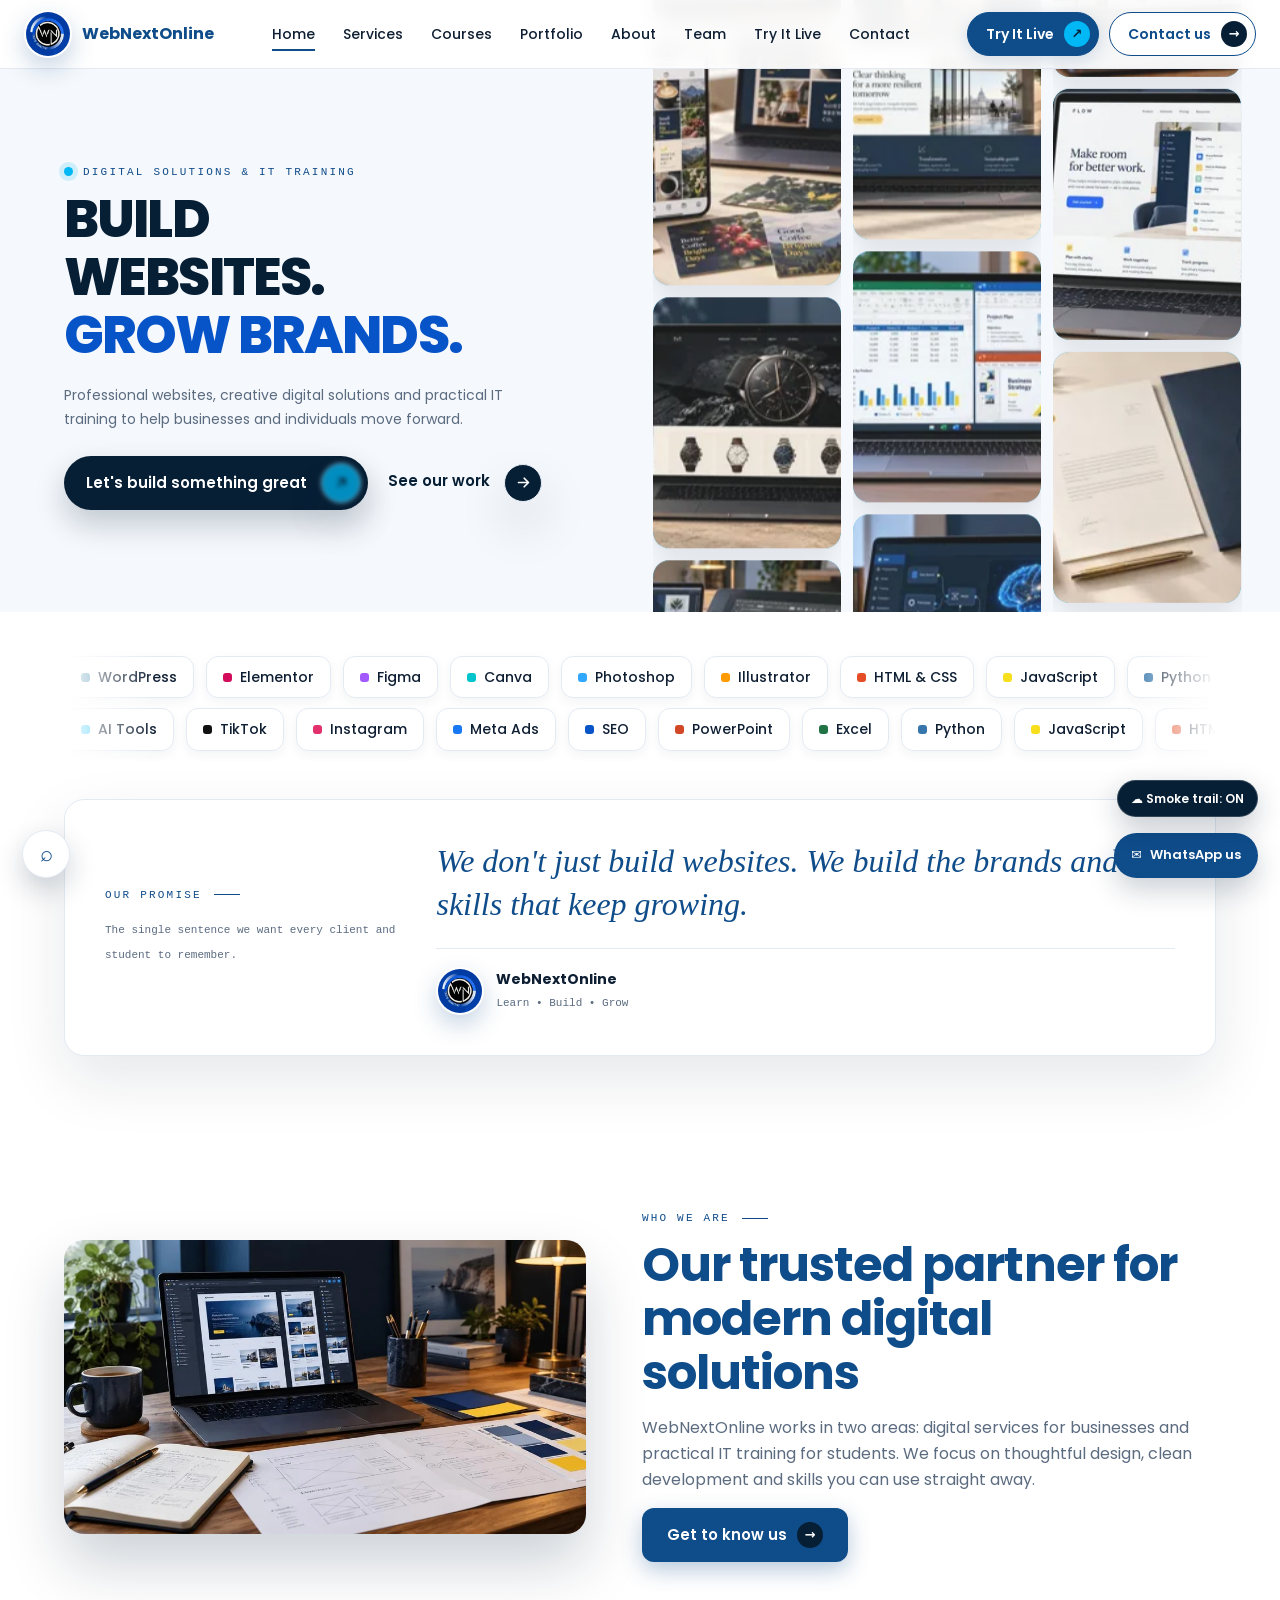
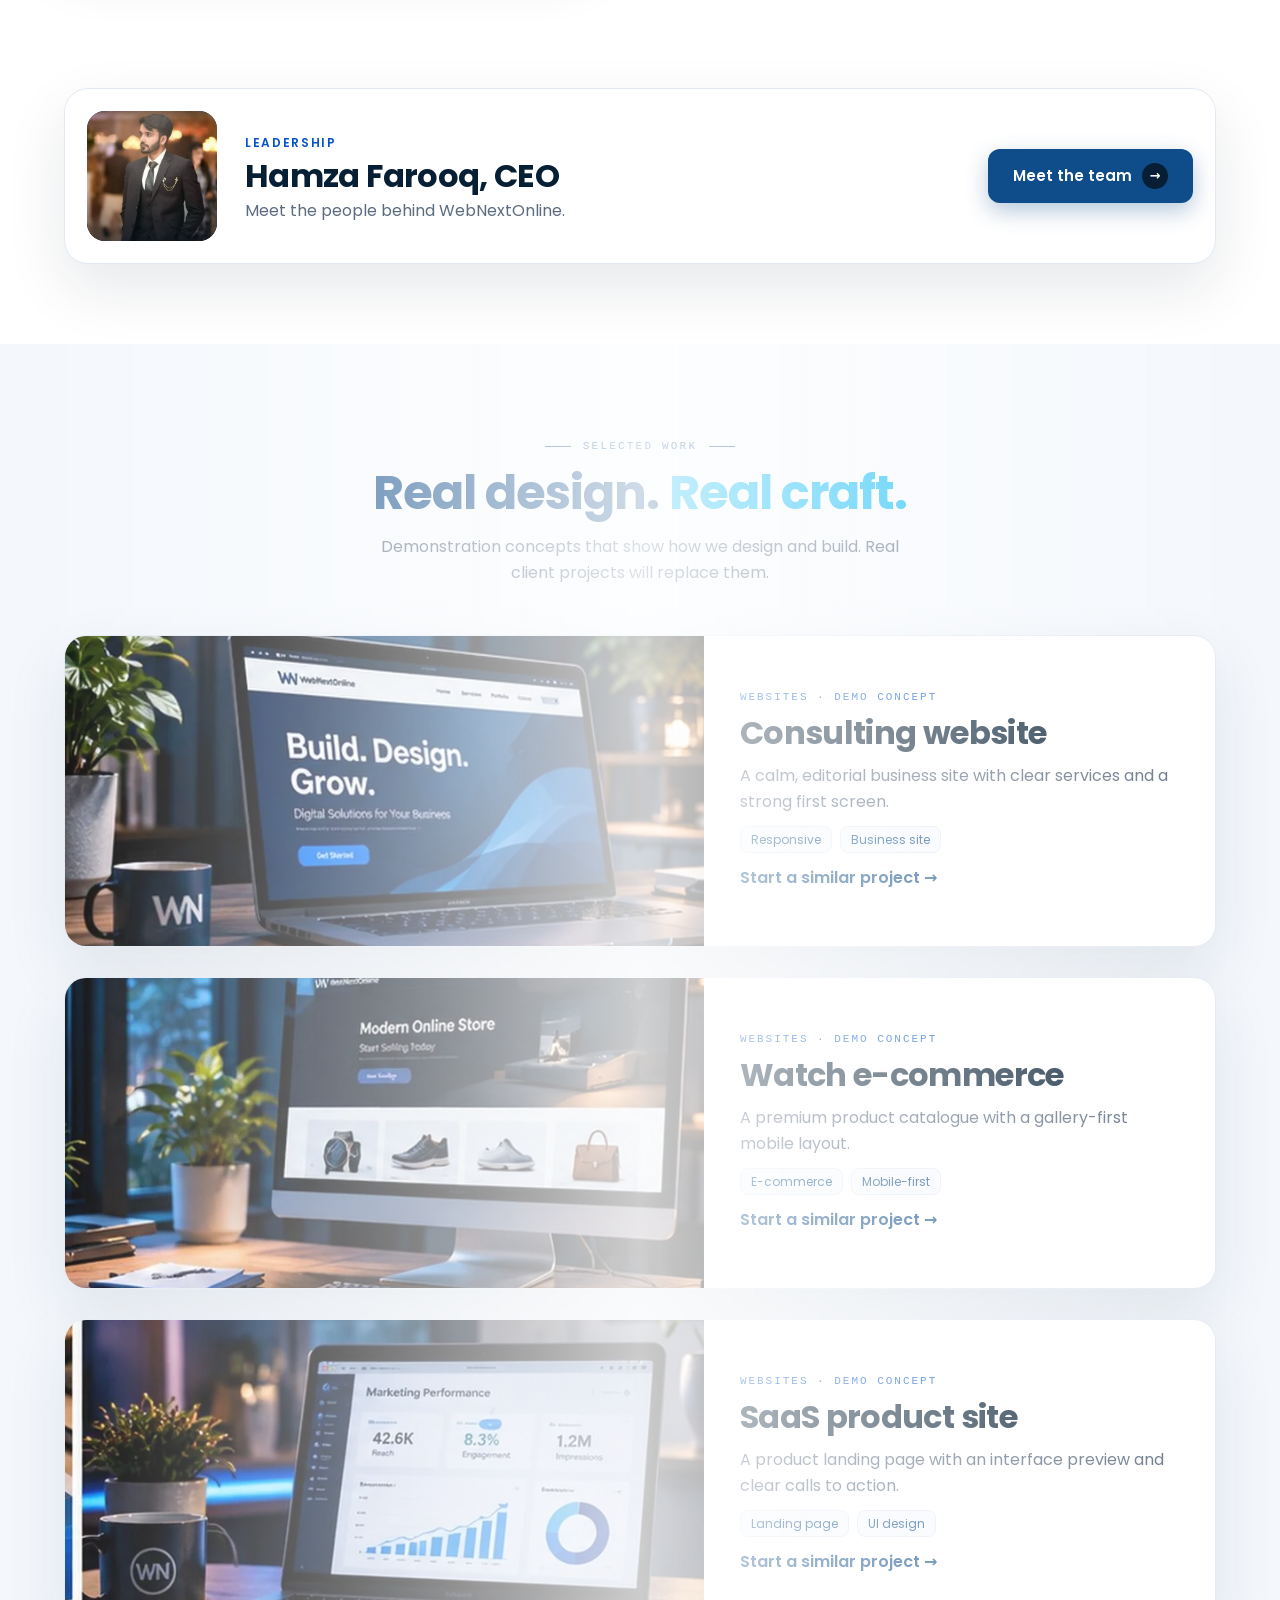
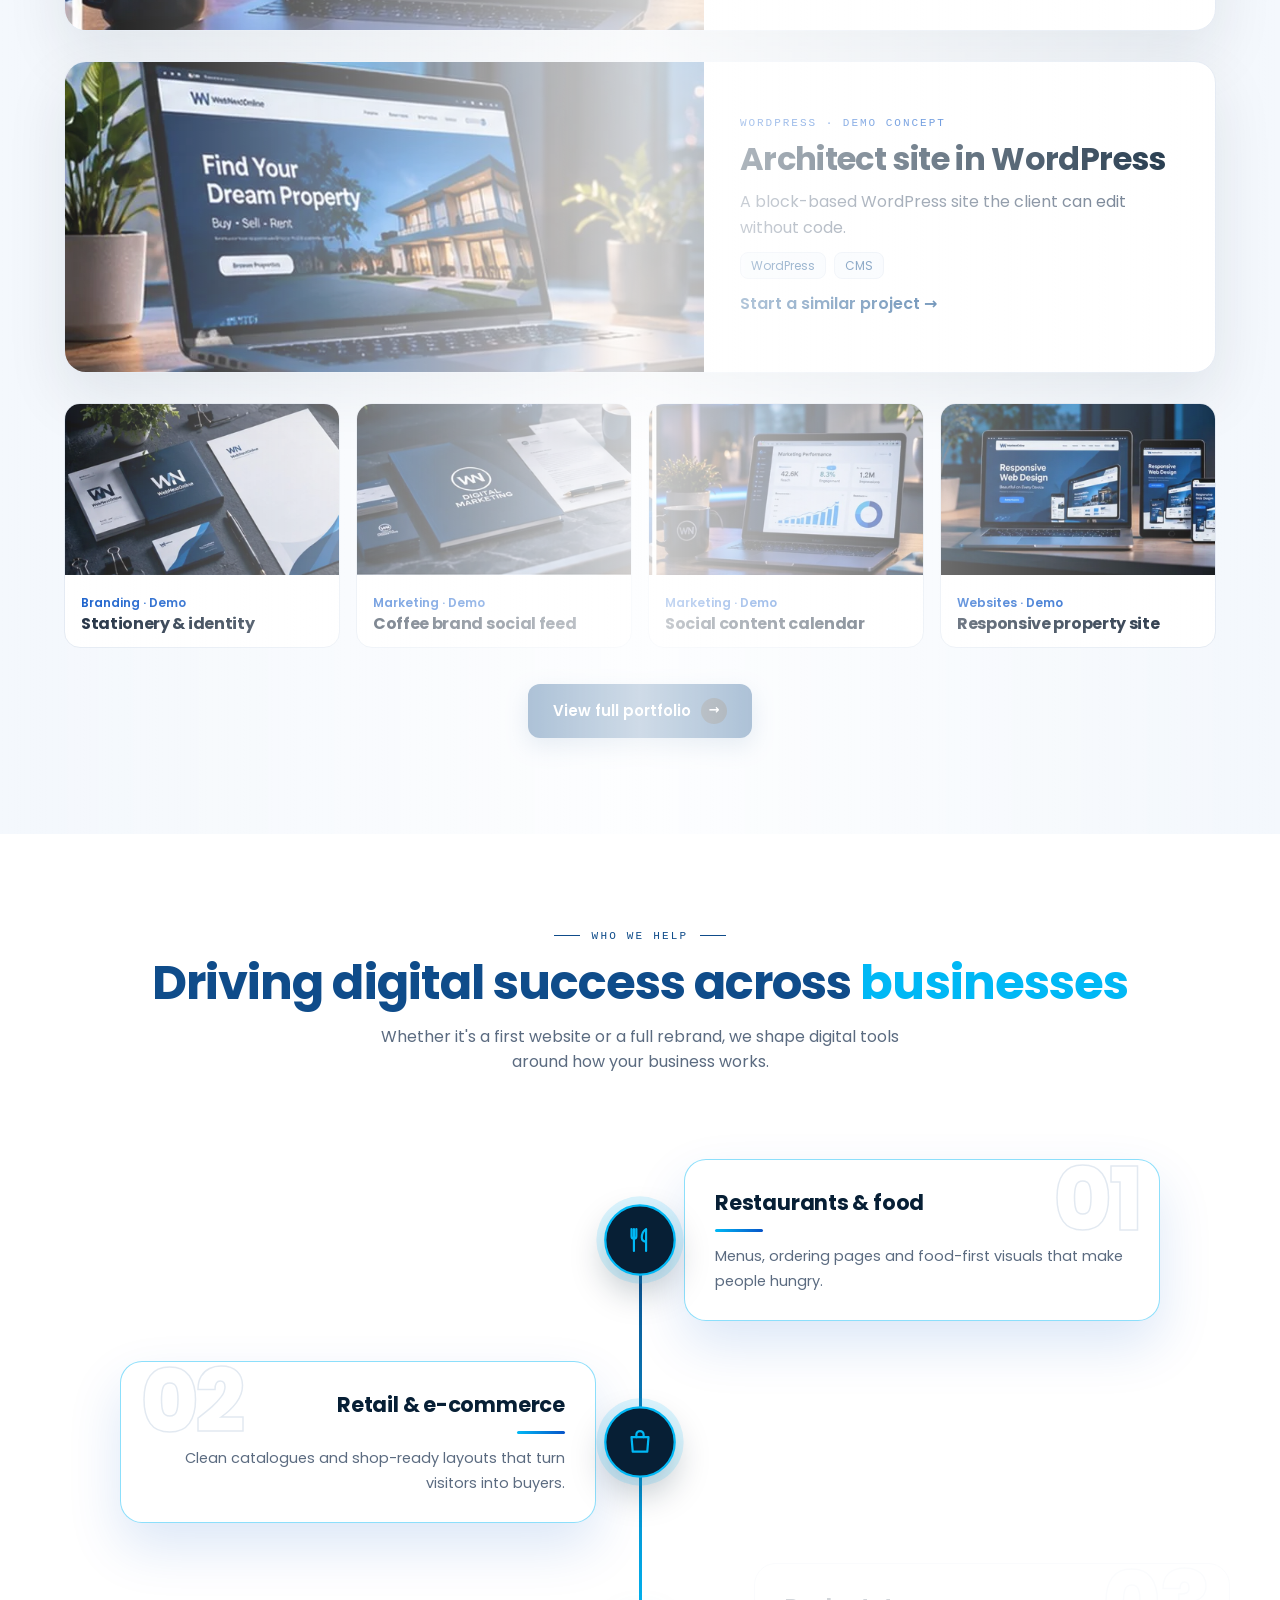
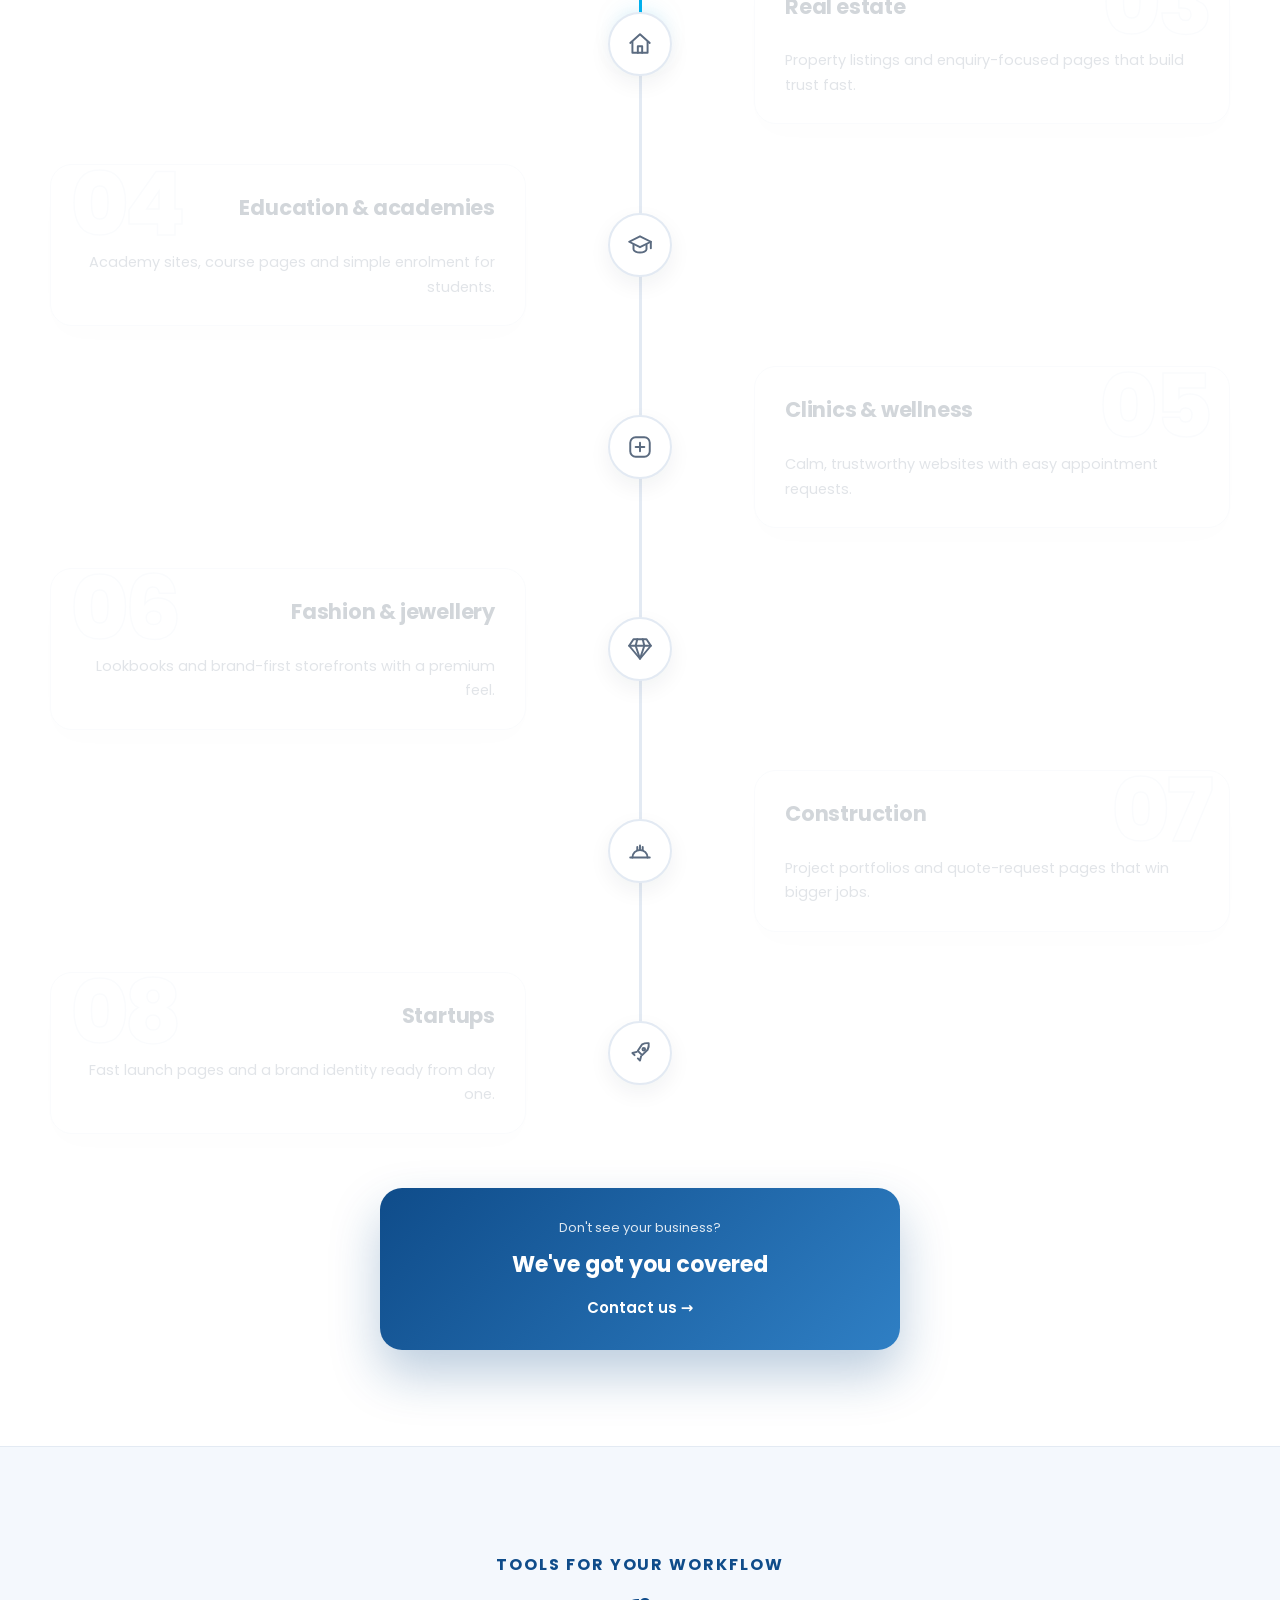
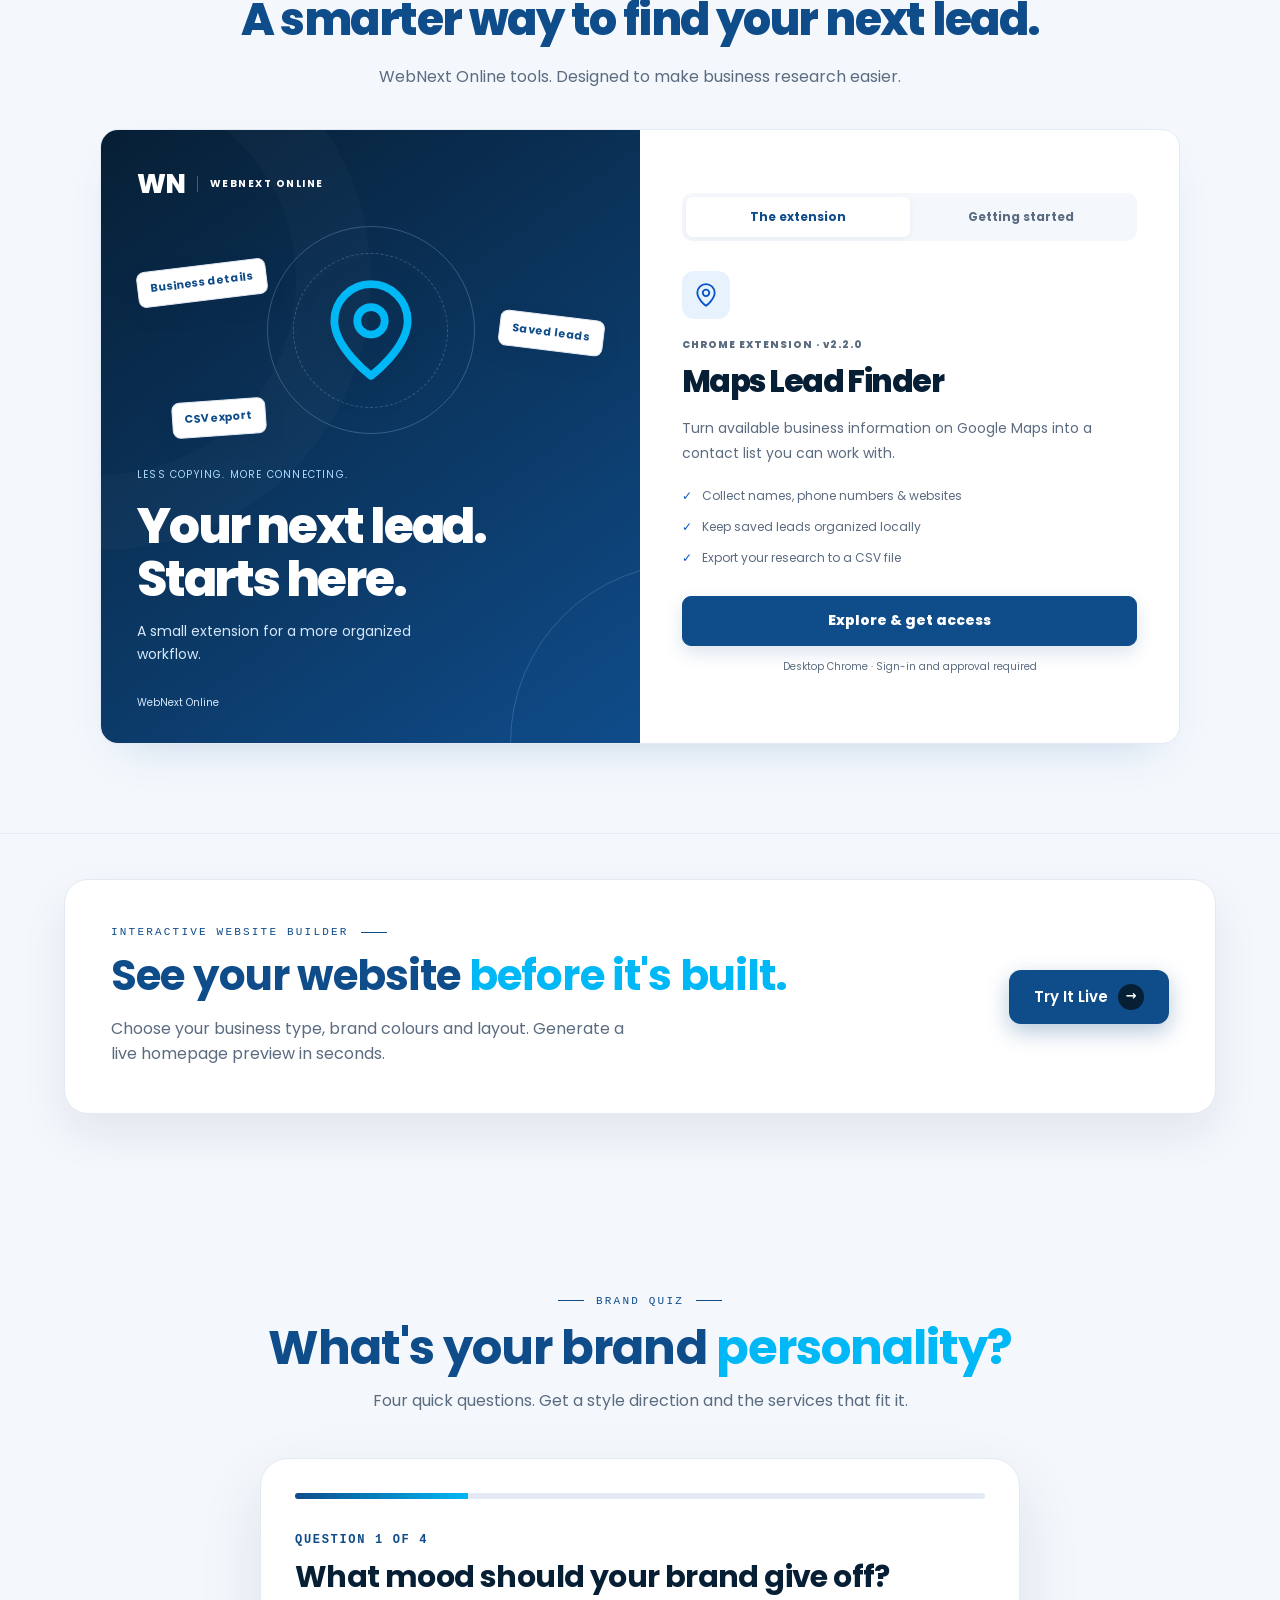
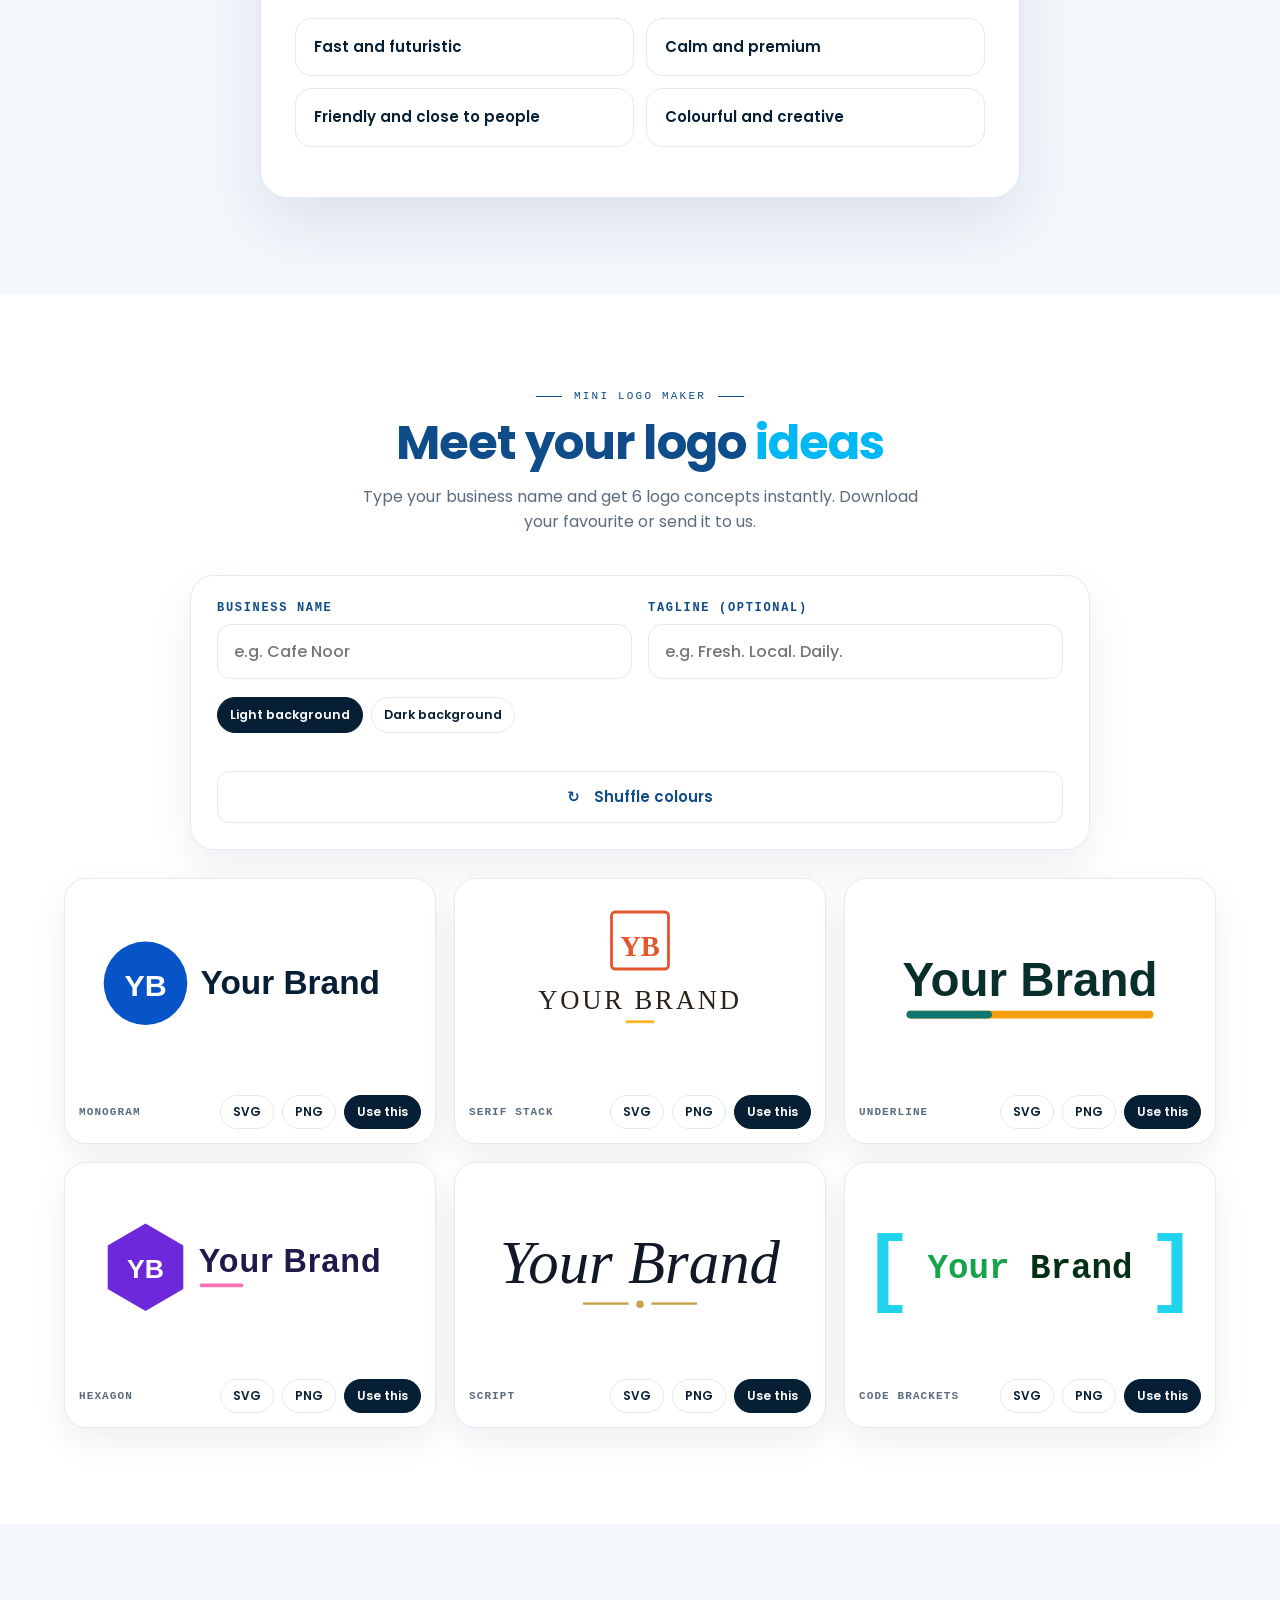
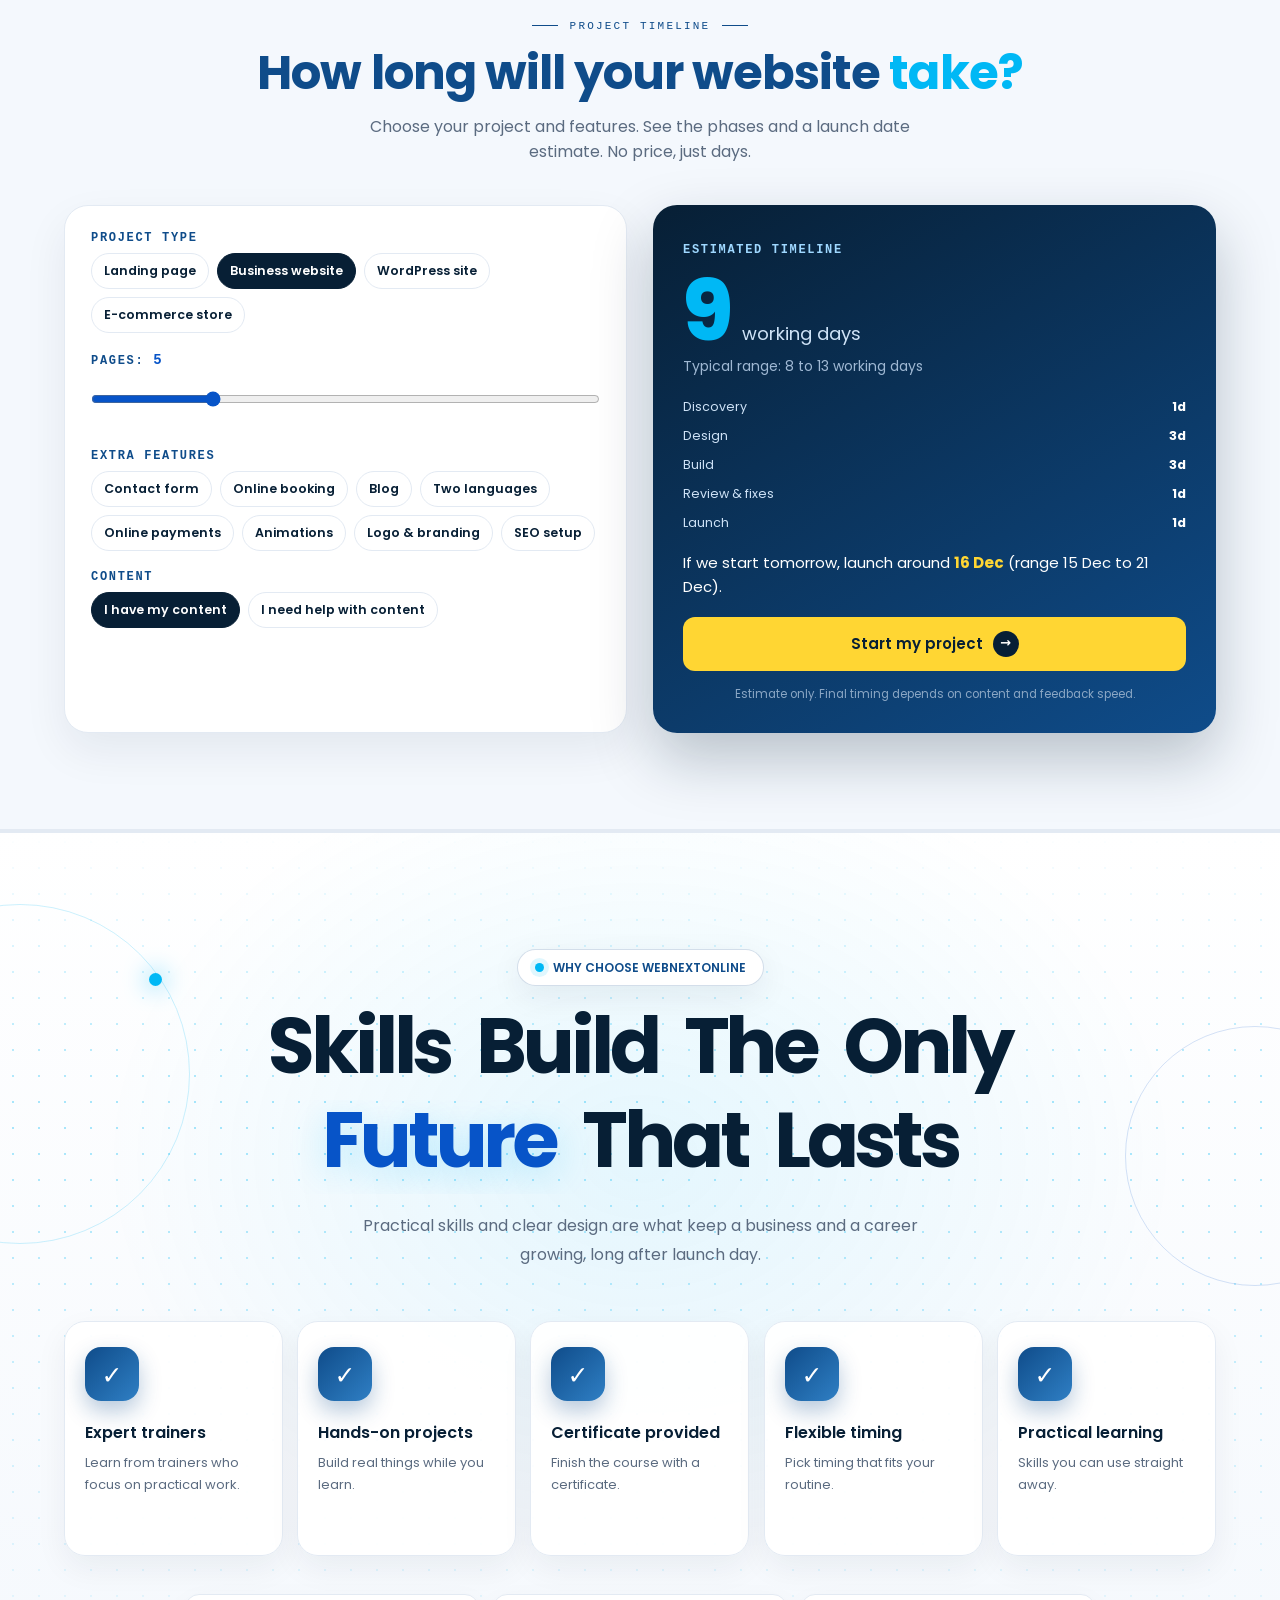
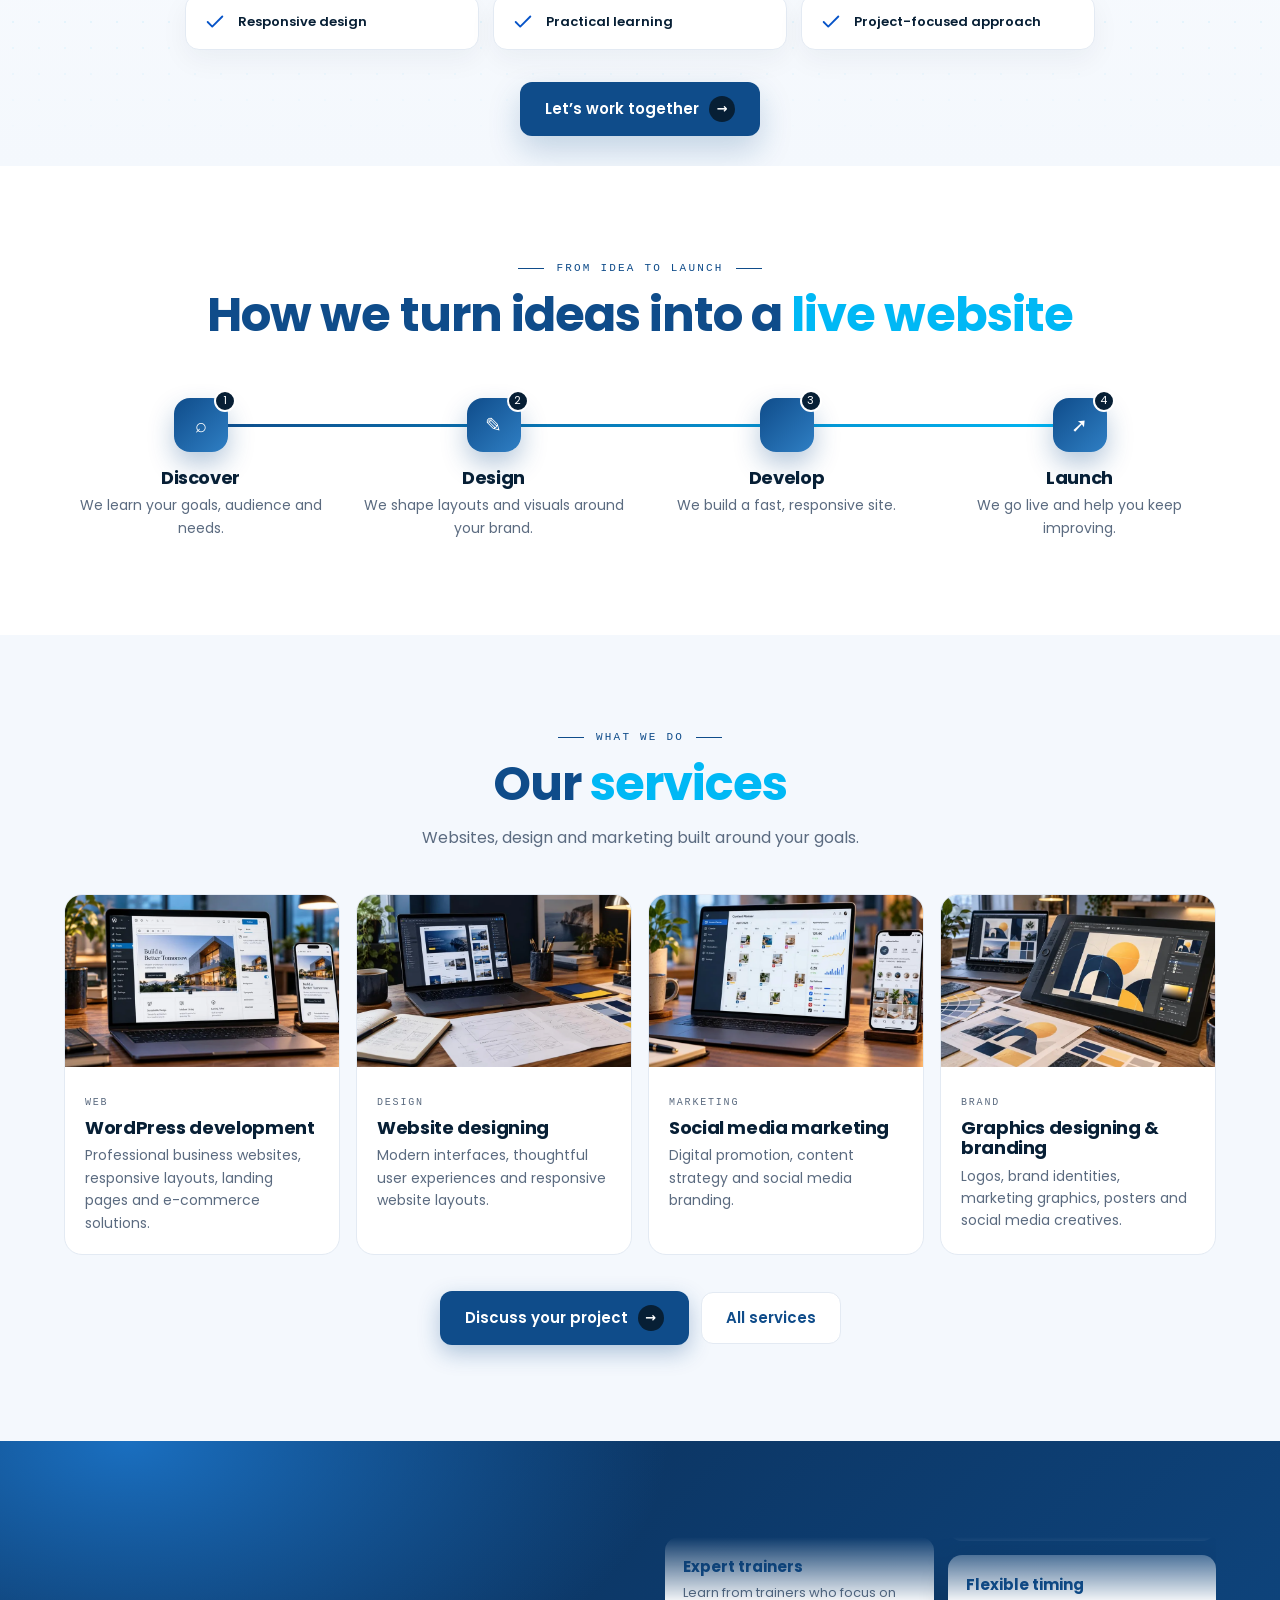
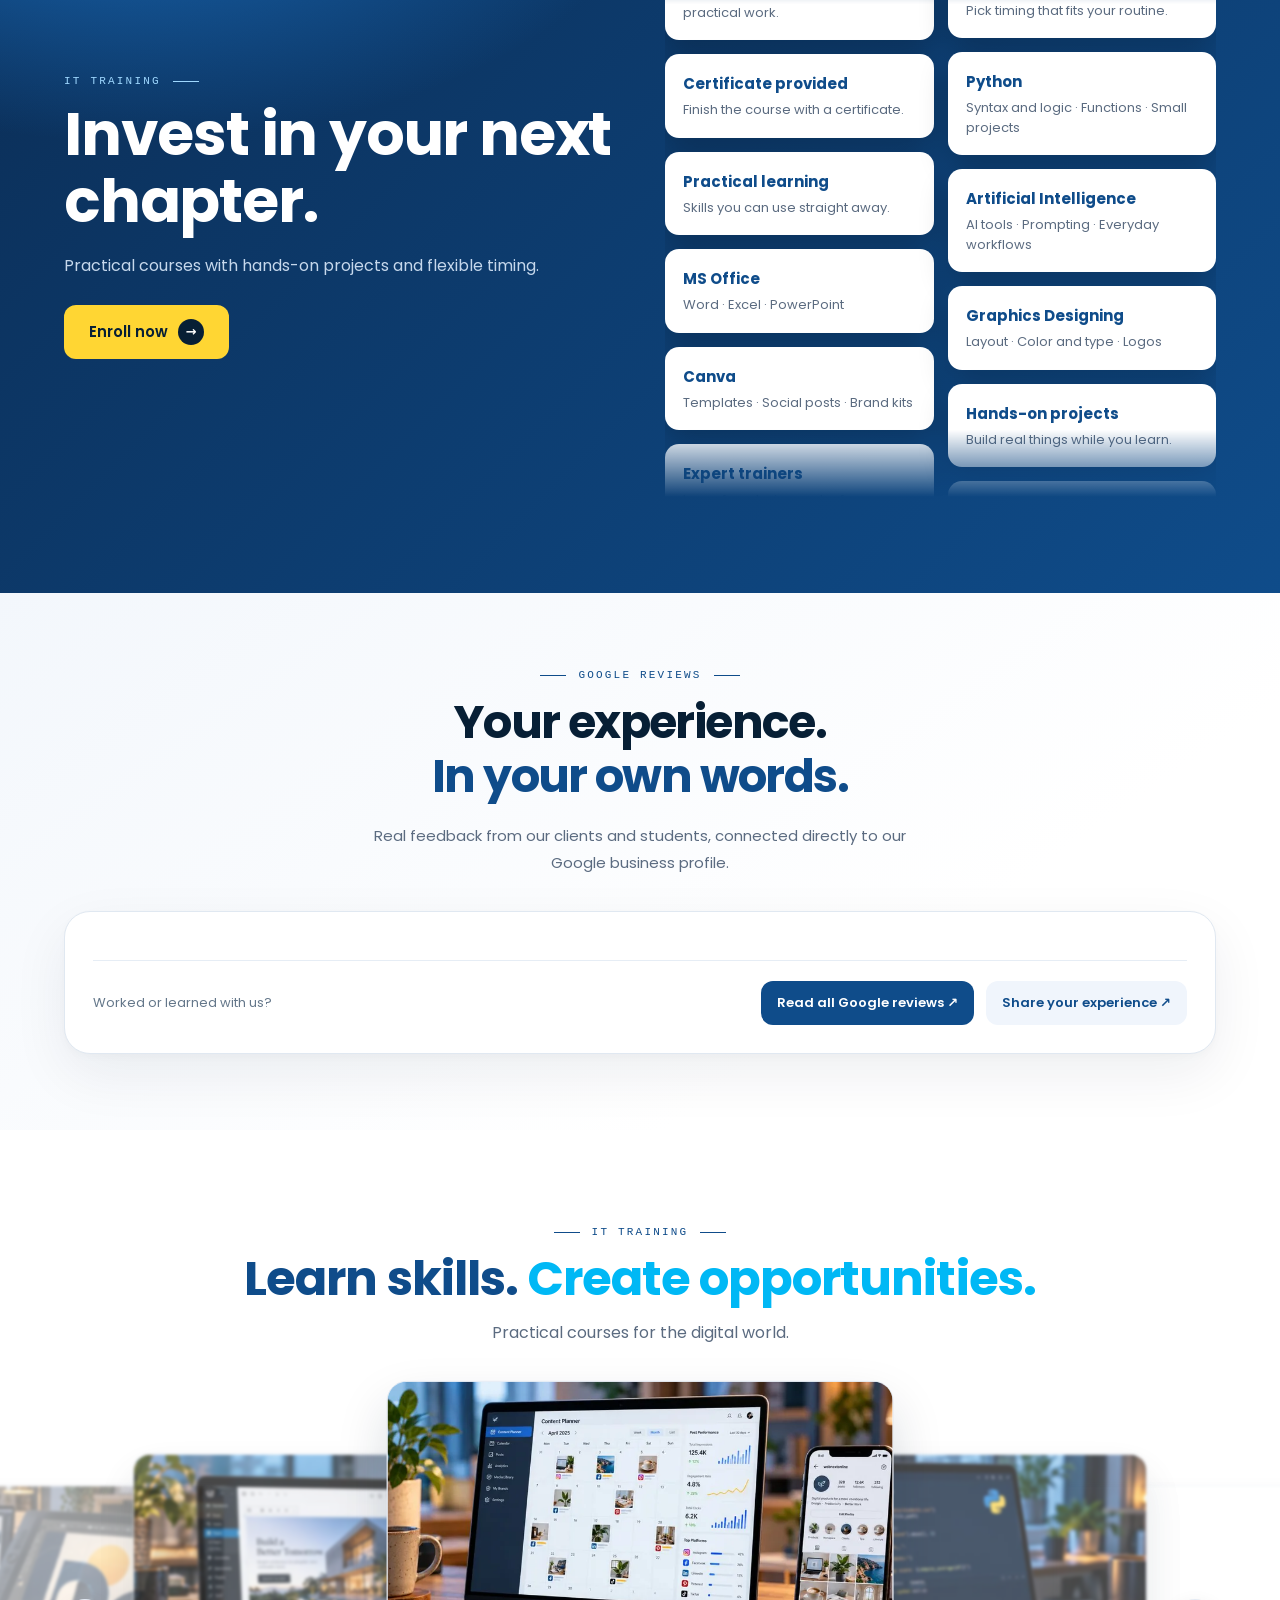
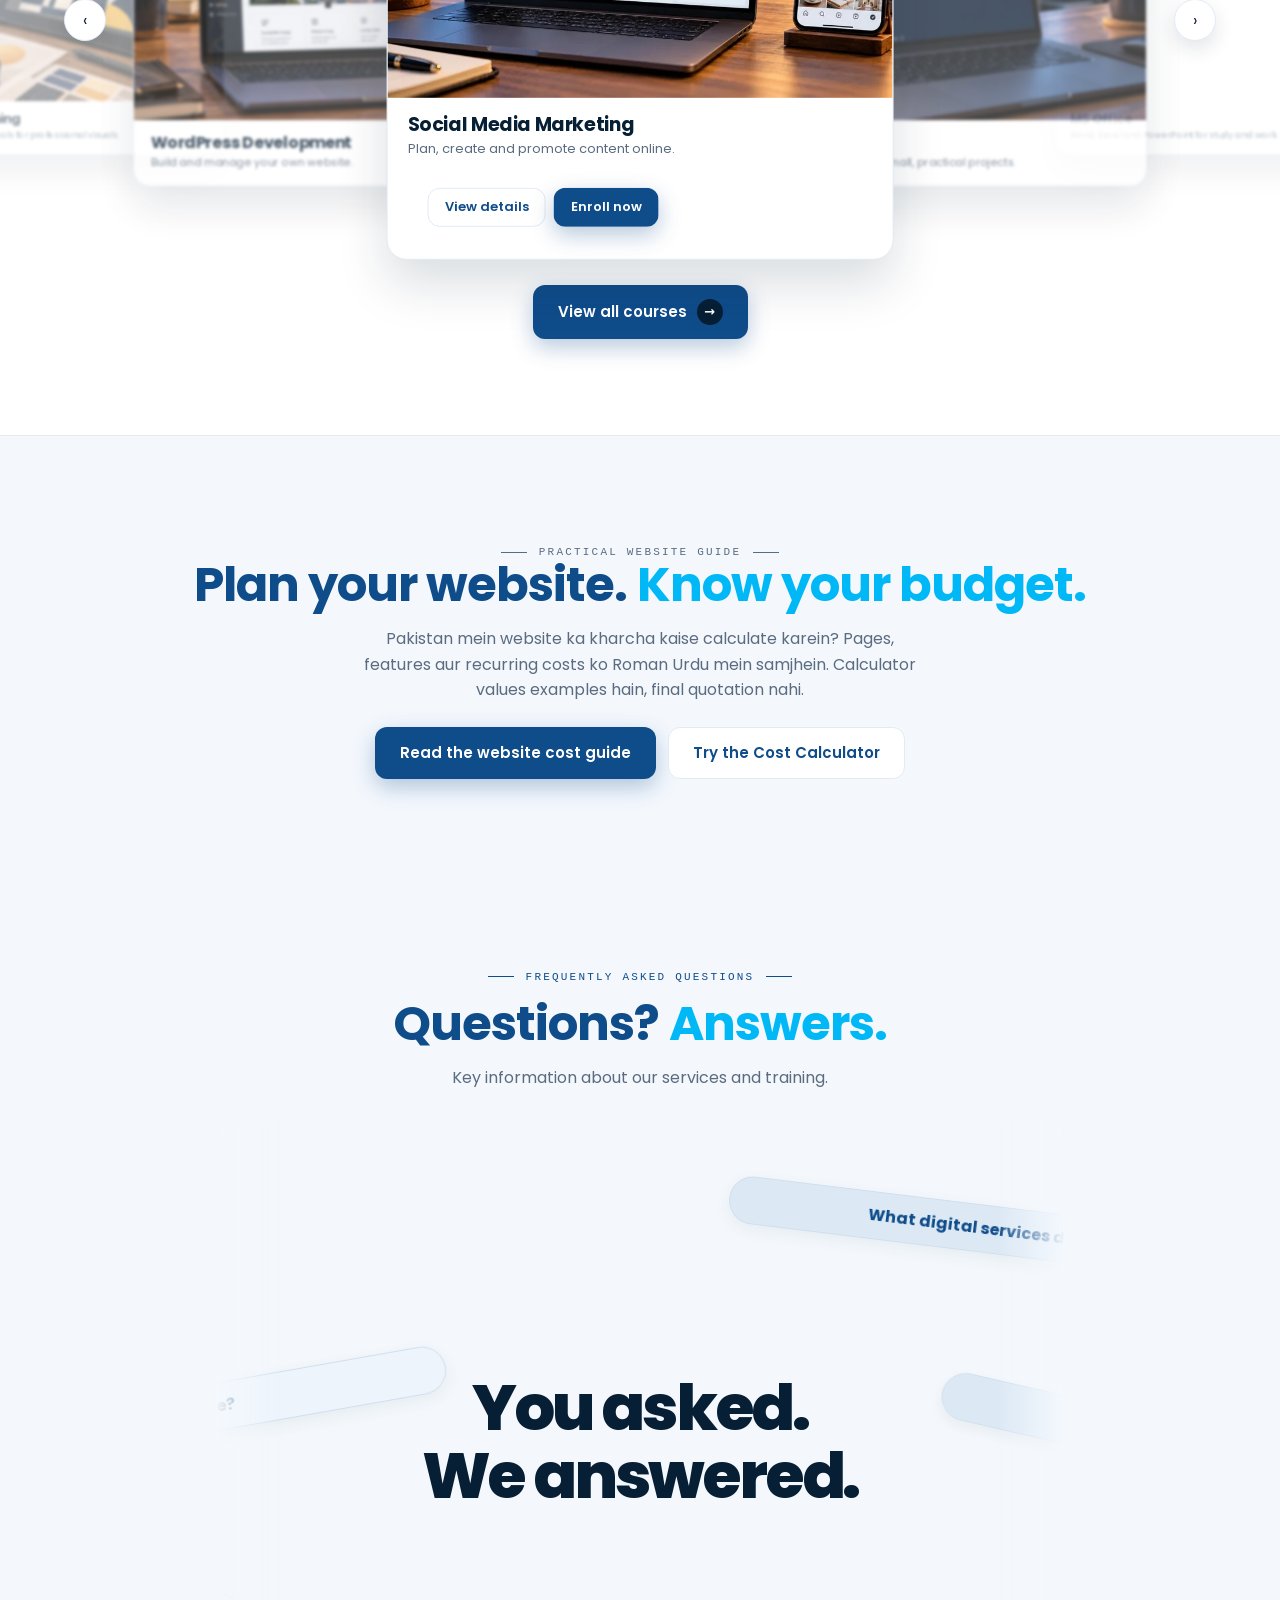
<file: index.html>
<!DOCTYPE html>
<html lang="en"><head>
<meta name="google-adsense-account" content="ca-pub-3207311103413828">
<meta charset="utf-8">
<meta name="viewport" content="width=device-width, initial-scale=1, viewport-fit=cover">
<title>WebNextOnline — Build Websites. Grow Brands.</title>
<meta name="description" content="WebNextOnline offers website design, WordPress development, branding, social media marketing and practical IT training. Explore our work and meet the team.">
<meta name="robots" content="index,follow,max-image-preview:large">
<link rel="canonical" href="https://webnextonline.com/">
<meta property="og:type" content="website"><meta property="og:site_name" content="WebNextOnline"><meta property="og:title" content="WebNextOnline — Websites, Design & IT Training"><meta property="og:description" content="Professional websites, branding, digital marketing and practical IT training."><meta property="og:url" content="https://webnextonline.com/"><meta property="og:image" content="https://webnextonline.com/assets/webnextonline-logo.jpg"><meta name="twitter:card" content="summary_large_image">
<script type="application/ld+json">{"@context":"https://schema.org","@type":"Organization","name":"WebNextOnline","url":"https://webnextonline.com/","logo":"https://webnextonline.com/assets/webnextonline-logo.jpg","email":"websitenextonline@gmail.com","telephone":"+923160540907"}</script>
<link rel="icon" type="image/webp" href="assets/site-images/24dc0e9895de97.webp">
<link rel="preconnect" href="https://fonts.googleapis.com"><link rel="preconnect" href="https://fonts.gstatic.com" crossorigin>
<link href="https://fonts.googleapis.com/css2?family=Poppins:wght@400;500;600;700;800&family=Caveat:wght@600&display=swap" rel="stylesheet" media="print" onload="this.media='all'">
<noscript><link href="https://fonts.googleapis.com/css2?family=Poppins:wght@400;500;600;700;800&family=Caveat:wght@600&display=swap" rel="stylesheet"></noscript>
<style>
:root{--n:#071F35;--b:#0754C8;--d:#0F4C8A;--c:#00B8F5;--y:#FFD633;--ink:#0f1f33;--m:#5b6b80;--ln:#e3eaf3;--bg:#f4f8fd;color-scheme:light;box-sizing:border-box;padding-top:env(safe-area-inset-top,0px);padding-bottom:env(safe-area-inset-bottom,0px)}
@media (prefers-color-scheme:dark){:root:not([data-theme=light]){color-scheme:light}}
*,*::before,*::after{box-sizing:border-box}
html{scroll-behavior:smooth;scroll-padding-top:calc(76px + env(safe-area-inset-top,0px))}
body{margin:0;background:#fff;color:var(--ink);font:400 16px/1.6 Poppins,system-ui,sans-serif;overflow-x:hidden}
h1,h2,h3{margin:0;line-height:1.12;letter-spacing:-.02em}a{color:inherit;text-decoration:none}button{font:inherit;cursor:pointer;color:inherit}
:focus-visible{outline:3px solid var(--c);outline-offset:3px}
.w{max-width:1200px;margin:0 auto;padding:0 24px}section{padding:96px 0;position:relative}
.kk{display:flex;align-items:center;justify-content:center;gap:12px;font:500 11px ui-monospace,monospace;letter-spacing:.2em;text-transform:uppercase;color:var(--d);margin-bottom:14px}.kk::before,.kk::after{content:"";width:26px;height:1px;background:currentColor}.kk.l{justify-content:flex-start}.kk.l::before{display:none}
h2{font-size:clamp(28px,4.4vw,48px);font-weight:700;color:var(--d)}h2 em{font-style:normal;color:var(--c)}
.ct{text-align:center}.ct p{margin:14px auto 0;max-width:56ch;color:var(--m)}
.btn{display:inline-flex;align-items:center;gap:10px;padding:13px 24px;border-radius:12px;font-weight:600;font-size:15px;border:1.5px solid transparent;transition:.25s}
.bp{background:var(--d);color:#fff;box-shadow:0 8px 22px rgba(15,76,138,.3)}.bp:hover{transform:translateY(-2px);box-shadow:0 14px 30px rgba(15,76,138,.4)}
.bg{background:#fff;border-color:var(--ln);color:var(--d)}.bg:hover{border-color:var(--d)}.by{background:var(--y);color:var(--n)}.bo{border-color:rgba(255,255,255,.3);color:#fff;background:rgba(255,255,255,.06)}
.ar{display:inline-grid;place-items:center;width:26px;height:26px;border-radius:50%;background:var(--n);color:#fff;font-size:13px;transition:.25s}.btn:hover .ar{transform:translateX(4px)}
.rv{opacity:0;transform:translateY(26px);transition:opacity .8s,transform .8s cubic-bezier(.2,.7,.2,1);transition-delay:calc(var(--i,0)*90ms)}.rv.in,.noio .rv{opacity:1;transform:none}
/* nav */
nav{position:fixed;top:0;left:0;right:0;z-index:60;background:rgba(255,255,255,.94);backdrop-filter:blur(10px);padding:calc(10px + env(safe-area-inset-top,0px)) 24px 10px;display:flex;align-items:center;justify-content:space-between;box-shadow:0 1px 0 var(--ln)}
nav .lg{display:flex;align-items:center;gap:10px;font-weight:700;color:var(--d)}.logo{display:grid;place-items:center;width:48px;height:48px;border-radius:50%;border:2px solid rgba(255,255,255,.9);background:linear-gradient(135deg,#0F4C8A,#2f7fc4);color:#fff;font:700 14px Poppins;box-shadow:0 10px 24px rgba(15,76,138,.24);overflow:hidden;flex:none}.logo img{width:100%;height:100%;object-fit:cover;display:block}.wn-brand-logo{padding:0;background:#fff;border-color:rgba(255,255,255,.95)}
nav .ln{display:flex;gap:28px}nav .ln a{font-size:14px;font-weight:500;padding:6px 0;position:relative}nav .ln a::after{content:"";position:absolute;left:0;bottom:0;height:2px;width:0;background:var(--d);transition:.25s}nav .ln a:hover::after,nav .ln a.on::after{width:100%}
nav .btn{padding:8px 8px 8px 18px;border-radius:999px;background:#fff;border-color:var(--d);color:var(--d);font-size:14px}
#pg{position:absolute;left:0;bottom:0;height:3px;width:100%;transform-origin:left;transform:scaleX(0);background:linear-gradient(90deg,var(--d),var(--c))}
#bgr{display:none;background:none;border:0;font-size:26px}
@media(max-width:900px){nav .ln,nav .btn{display:none}#bgr{display:block}nav.open .ln{display:flex;flex-direction:column;position:absolute;top:100%;left:0;right:0;background:#fff;padding:20px 24px;gap:14px;box-shadow:0 20px 30px rgba(7,31,53,.12)}}
/* hero */
.hero{padding:130px 0 50px;background:linear-gradient(#f7fbff,#fff);overflow:hidden}#cv{position:absolute;inset:0;width:100%;height:100%}
.hero .w{position:relative;display:grid;grid-template-columns:1.05fr 1fr;gap:36px;align-items:center}
.hero h1{font-size:clamp(38px,5.6vw,70px);font-weight:700;color:var(--n)}.hero h1 span{color:var(--b)}
.hero p{color:var(--m);max-width:46ch;margin:20px 0 28px;font-size:17px}.hero .rw{display:flex;gap:12px;flex-wrap:wrap}
.hv{position:relative}.hv img{width:100%;display:block;border-radius:20px;box-shadow:0 40px 70px rgba(7,31,53,.28);animation:hz 1s .2s cubic-bezier(.2,.7,.2,1) both}
@keyframes hz{from{opacity:0;transform:translateY(30px) scale(.97)}}
.fc{position:absolute;background:#fff;border-radius:12px;padding:10px 14px;font-size:13px;font-weight:600;color:var(--d);box-shadow:0 16px 36px rgba(7,31,53,.2);animation:fy 5s ease-in-out infinite}.fc i{display:inline-block;width:8px;height:8px;border-radius:50%;background:#22c55e;margin-right:8px}
@keyframes fy{50%{transform:translateY(-8px)}}
.mq{overflow:hidden;margin-top:56px;position:relative;-webkit-mask:linear-gradient(90deg,transparent,#000 8%,#000 92%,transparent);mask:linear-gradient(90deg,transparent,#000 8%,#000 92%,transparent)}
.tk{display:flex;gap:12px;width:max-content;margin:10px 0;animation:mq 42s linear infinite}.tk.r{animation-direction:reverse}.mq:hover .tk{animation-play-state:paused}
@keyframes mq{to{transform:translateX(-50%)}}
.chip{background:#fff;border:1px solid var(--ln);border-radius:12px;padding:9px 16px;font-size:14px;font-weight:500;display:flex;align-items:center;gap:8px;box-shadow:0 4px 12px rgba(7,31,53,.05);white-space:nowrap}.chip b{width:9px;height:9px;border-radius:3px}
@media(max-width:900px){.hero .w{grid-template-columns:1fr}}
/* quote */
.qt{background:#fff;border:1px solid var(--ln);border-radius:20px;box-shadow:0 24px 60px rgba(7,31,53,.1);padding:40px;display:grid;grid-template-columns:.8fr 2fr;gap:36px;align-items:center}
.qt small{font:11px/1.8 ui-monospace,monospace;color:var(--m)}.qt blockquote{margin:0;font:italic 500 clamp(22px,3vw,32px)/1.35 Georgia,serif;color:var(--d)}.qt .at{display:flex;gap:12px;align-items:center;margin-top:22px;padding-top:18px;border-top:1px solid var(--ln);font-size:14px}.qt .at b{display:block}
@media(max-width:760px){.qt{grid-template-columns:1fr;padding:26px}}
/* about */
.ab{display:grid;grid-template-columns:1fr 1.1fr;gap:56px;align-items:center}.ai{position:relative}.ai img{width:100%;display:block;border-radius:20px;box-shadow:0 30px 60px rgba(7,31,53,.2)}
.bd{position:absolute;right:-18px;bottom:-18px;background:#fff;border-radius:14px;padding:12px 18px;box-shadow:0 18px 40px rgba(7,31,53,.2);font-weight:700;color:var(--d);animation:fy 6s ease-in-out infinite}.bd small{display:block;font-weight:500;color:var(--m);font-size:12px}
.ab p{color:var(--m)}.sg{display:grid;grid-template-columns:repeat(4,1fr);gap:12px;margin:26px 0}.sg div{border:1px solid var(--ln);border-radius:14px;padding:16px 8px;text-align:center;background:var(--bg)}.sg b{display:block;font-size:26px;color:var(--d);font-weight:700}.sg small{font-size:12px;color:var(--m)}
@media(max-width:900px){.ab{grid-template-columns:1fr}.bd{right:8px}}
/* work */
.gr{background:var(--bg)}.sk{margin-top:50px}.sc{position:sticky;display:grid;grid-template-columns:1.25fr 1fr;background:#fff;border:1px solid var(--ln);border-radius:22px;overflow:hidden;box-shadow:0 24px 60px rgba(7,31,53,.1);margin-bottom:30px;transform-origin:top center;will-change:transform}
.sc img{width:100%;height:100%;object-fit:cover;display:block;min-height:300px}.sc .tx{padding:36px;display:flex;flex-direction:column;justify-content:center;gap:12px}.sc small{font:500 11px ui-monospace,monospace;letter-spacing:.18em;color:var(--b);text-transform:uppercase}.sc h3{font-size:clamp(22px,2.8vw,32px);color:var(--n)}.sc p{margin:0;color:var(--m)}
.tg{display:flex;gap:8px;flex-wrap:wrap}.tg span{background:var(--bg);border:1px solid var(--ln);border-radius:8px;padding:3px 10px;font-size:12px;color:var(--d)}
.lk{background:none;border:0;padding:0;font-weight:600;color:var(--d);text-align:left}.lk:hover{text-decoration:underline}
.sm{display:grid;grid-template-columns:repeat(4,1fr);gap:16px;margin-top:20px}.sm button{background:#fff;border:1px solid var(--ln);border-radius:16px;overflow:hidden;padding:0;text-align:left;transition:.3s}.sm button:hover{transform:translateY(-6px);box-shadow:0 20px 40px rgba(7,31,53,.14)}.sm img{width:100%;aspect-ratio:16/10;object-fit:cover;display:block;transition:.5s}.sm button:hover img{transform:scale(1.05)}.sm div{padding:14px 16px;overflow:hidden}.sm small{color:var(--b);font-size:12px;font-weight:600}.sm h3{font-size:16px}
@media(max-width:900px){.sc{grid-template-columns:1fr;position:relative!important;top:auto!important;transform:none!important}.sm{grid-template-columns:1fr 1fr}}
/* industries */
.ig{display:grid;grid-template-columns:repeat(4,1fr);gap:14px;margin-top:44px}.ig div{background:#fff;border:1px solid var(--ln);border-radius:16px;padding:22px;transition:.3s}.ig div:hover{transform:translateY(-5px);border-color:var(--c);box-shadow:0 16px 36px rgba(7,84,200,.12)}
.ic{display:grid;place-items:center;width:42px;height:42px;border-radius:12px;background:#e8f1fb;color:var(--b);font-size:18px;margin-bottom:14px}.ig b{font-weight:600;font-size:15px}
.ig .cta{background:linear-gradient(135deg,#0F4C8A,#2f7fc4);color:#fff;border:0;display:flex;flex-direction:column;justify-content:center;gap:6px}.ig .cta small{opacity:.8}.ig .cta a{font-weight:600;font-size:14px}
@media(max-width:900px){.ig{grid-template-columns:1fr 1fr}}
/* edge */
.edge{padding:110px 0 60px;text-align:center}.edge h2{font-size:clamp(34px,6.4vw,76px);color:var(--n);max-width:none}.ln2{display:block;overflow:hidden;padding-bottom:.08em}.wd{display:inline-block;transform:translateY(110%);transition:transform .8s cubic-bezier(.2,.7,.2,1);transition-delay:calc(var(--i)*70ms);margin:0 .12em}.in .wd,.noio .wd{transform:none}.wd.h{color:var(--b)}
.edge p{color:var(--m);max-width:50ch;margin:20px auto 0}
.fg{display:grid;grid-template-columns:repeat(5,1fr);gap:24px;margin-top:56px;text-align:left}.fg div{padding-top:4px}.fg .ic{background:linear-gradient(135deg,#0F4C8A,#2f7fc4);color:#fff;box-shadow:0 10px 22px rgba(15,76,138,.3)}.fg b{display:block;font-weight:600;font-size:15px}.fg small{color:var(--m);font-size:13px;line-height:1.5;display:block;margin-top:4px}
@media(max-width:900px){.fg{grid-template-columns:1fr 1fr}}
/* process */
.tl{position:relative;display:grid;grid-template-columns:repeat(4,1fr);gap:20px;margin-top:56px;text-align:center}.tl::before{content:"";position:absolute;top:26px;left:12%;right:12%;height:3px;border-radius:3px;background:linear-gradient(90deg,var(--d),var(--c));transform:scaleX(0);transform-origin:left;transition:transform 1.4s cubic-bezier(.2,.7,.2,1)}.tl.in::before,.noio .tl::before{transform:none}
.tl .nd{position:relative;margin:0 auto 16px;width:54px;height:54px;border-radius:16px;background:linear-gradient(135deg,#0F4C8A,#2f7fc4);color:#fff;display:grid;place-items:center;font-size:20px;box-shadow:0 12px 26px rgba(15,76,138,.3);transform:scale(0);transition:transform .6s cubic-bezier(.3,1.5,.5,1);transition-delay:calc(var(--i)*.25s)}.tl.in .nd,.noio .nd{transform:none}
.nd sup{position:absolute;top:-8px;right:-8px;width:22px;height:22px;border-radius:50%;background:var(--n);font-size:11px;display:grid;place-items:center;border:2px solid #fff}.tl h3{font-size:18px;color:var(--n)}.tl p{margin:6px 0 0;color:var(--m);font-size:14px}
@media(max-width:760px){.tl{grid-template-columns:1fr 1fr}.tl::before{display:none}}
/* services */
.sv{display:grid;grid-template-columns:repeat(4,1fr);gap:16px;margin-top:44px}.sv button{background:#fff;border:1px solid var(--ln);border-radius:18px;overflow:hidden;padding:0;text-align:left;transition:.3s;display:flex;flex-direction:column}.sv button:hover{transform:translateY(-8px);box-shadow:0 24px 50px rgba(7,31,53,.15);border-color:var(--c)}
.sv img{width:100%;aspect-ratio:16/10;object-fit:cover;display:block}.sv div{padding:20px}.sv small{font:500 10px ui-monospace,monospace;letter-spacing:.18em;color:var(--m)}.sv h3{font-size:18px;margin:6px 0;color:var(--n)}.sv p{margin:0;color:var(--m);font-size:14px}
@media(max-width:1000px){.sv{grid-template-columns:1fr 1fr}}@media(max-width:560px){.sv{grid-template-columns:1fr}}
/* dark pricing */
.dk{background:radial-gradient(900px 500px at 10% 0,#1a6fc0,transparent 60%),linear-gradient(135deg,#0b2d55,#0F4C8A);color:#fff;overflow:hidden}.dk .w{display:grid;grid-template-columns:1fr 1fr;gap:50px;align-items:center}
.dk h2{color:#fff;font-size:clamp(34px,5vw,60px)}.pp{font-weight:700;font-size:clamp(40px,6vw,72px);color:var(--y);line-height:1;margin:22px 0 6px;letter-spacing:-.03em}.dk p{color:#c6d8ec}
.cl{display:grid;grid-template-columns:1fr 1fr;gap:14px;height:560px;overflow:hidden;-webkit-mask:linear-gradient(transparent,#000 12%,#000 88%,transparent);mask:linear-gradient(transparent,#000 12%,#000 88%,transparent)}
.cl>div{display:flex;flex-direction:column;gap:14px;animation:vm 34s linear infinite}.cl>div:nth-child(2){animation-direction:reverse;margin-top:-80px}.cl:hover>div{animation-play-state:paused}@keyframes vm{to{transform:translateY(-50%)}}
.rc{background:#fff;color:var(--ink);border-radius:14px;padding:18px;box-shadow:0 14px 30px rgba(0,0,0,.2)}.rc b{display:block;font-size:15px;color:var(--d)}.rc span{font-size:13px;color:var(--m);line-height:1.5;display:block;margin-top:4px}
@media(max-width:900px){.dk .w{grid-template-columns:1fr}.cl{height:420px}}
/* coverflow */
.cf{position:relative;height:470px;margin-top:40px}.ci{position:absolute;left:50%;top:50%;width:44%;background:#fff;border:1px solid var(--ln);border-radius:20px;overflow:hidden;box-shadow:0 24px 50px rgba(7,31,53,.15);transition:all .7s cubic-bezier(.2,.7,.2,1);cursor:pointer}
.ci img{width:100%;aspect-ratio:16/10;object-fit:cover;display:block}.ci div{padding:16px 20px}.ci h3{font-size:19px;color:var(--n)}.ci p{margin:4px 0 0;font-size:13px;color:var(--m)}.ci .rw{display:none;gap:8px;margin-top:12px}.ci.on .rw{display:flex}.ci .btn{padding:8px 16px;font-size:13px}
.nv{position:absolute;top:50%;z-index:30;width:42px;height:42px;border-radius:50%;border:1px solid var(--ln);background:#fff;box-shadow:0 8px 20px rgba(7,31,53,.12);transform:translateY(-50%)}.nv:hover{background:var(--d);color:#fff}
@media(max-width:760px){.ci{width:76%}.cf{height:430px}}
/* contact */
.ctc{background:var(--bg)}.fm{background:#fff;border:1px solid var(--ln);border-radius:22px;box-shadow:0 30px 70px rgba(7,31,53,.1);margin-top:40px;display:grid;grid-template-columns:1.5fr 1fr;overflow:hidden}.fm>div{padding:34px}.fm .si{background:linear-gradient(160deg,#0b2d55,#0F4C8A);color:#fff}
.tb{display:flex;gap:6px;background:var(--bg);padding:5px;border-radius:12px;margin-bottom:18px;width:max-content;max-width:100%}.tb button{background:none;border:0;padding:9px 18px;border-radius:9px;font-weight:600;font-size:14px;color:var(--m)}.tb button.on{background:#fff;color:var(--d);box-shadow:0 4px 12px rgba(7,31,53,.1)}
form{display:grid;gap:12px}label{display:grid;gap:5px;font-size:13px;font-weight:500}input,select,textarea{font:inherit;padding:12px 14px;border-radius:10px;border:1.5px solid var(--ln);background:#fff;width:100%}input:focus,select:focus,textarea:focus{border-color:var(--d);outline:none;box-shadow:0 0 0 4px rgba(15,76,138,.1)}.err{color:#c0392b;font-size:12px;min-height:1em}
.si li{list-style:none;padding:14px 0;border-top:1px solid rgba(255,255,255,.18);font-size:14px}.si ul{padding:0;margin:20px 0}.si small{display:block;opacity:.7;font:10px ui-monospace,monospace;letter-spacing:.16em;text-transform:uppercase}.si a{color:var(--c)}
.pl{display:flex;flex-wrap:wrap;gap:8px;margin-top:16px}.pl span{border:1px solid var(--ln);border-radius:8px;padding:4px 10px;font-size:12px;color:var(--m)}
@media(max-width:860px){.fm{grid-template-columns:1fr}}
/* cta+footer */
.ft{background:radial-gradient(800px 400px at 80% 0,rgba(0,184,245,.18),transparent 60%),#050f1c;color:#fff;padding:100px 0 30px;overflow:hidden;position:relative}.ft::before{content:"";position:absolute;inset:0;background-image:radial-gradient(rgba(255,255,255,.1) 1px,transparent 1px);background-size:22px 22px;-webkit-mask:radial-gradient(500px 300px at 85% 30%,#000,transparent);mask:radial-gradient(500px 300px at 85% 30%,#000,transparent)}
.ft .w{position:relative}.ft .ct0{display:flex;justify-content:space-between;align-items:flex-end;gap:30px;flex-wrap:wrap}.ft .av{display:flex;align-items:center;gap:8px;font:600 11px ui-monospace,monospace;letter-spacing:.18em;color:#9fd8ff;margin-bottom:16px}.ft .av i{width:8px;height:8px;border-radius:50%;background:#34d399;animation:pu 2s infinite}@keyframes pu{50%{box-shadow:0 0 0 8px rgba(52,211,153,.0);opacity:.5}}
.ft h2{color:#fff;font-size:clamp(36px,6vw,72px);max-width:12ch}.ft h2 em{background:linear-gradient(90deg,var(--c),#7aa7ff);-webkit-background-clip:text;background-clip:text;color:transparent}.ft p{color:#9fb2c8;max-width:46ch}
.ft .btn.bp{background:linear-gradient(135deg,#0F4C8A,#2f7fc4);box-shadow:0 0 40px rgba(47,127,196,.5)}
.fb{display:grid;grid-template-columns:1.4fr 1fr 1fr 1fr;gap:30px;margin-top:70px;padding:30px;border:1px solid rgba(255,255,255,.1);border-radius:20px;background:rgba(255,255,255,.03)}.fb h4{margin:0 0 10px;font:11px ui-monospace,monospace;letter-spacing:.18em;color:#7f93a8}.fb a,.fb p{display:block;margin:6px 0;font-size:14px;color:#cfdbe8}

.bt{display:flex;justify-content:space-between;align-items:center;border-top:1px solid rgba(255,255,255,.1);padding-top:20px;font-size:13px;color:#7f93a8;gap:12px;flex-wrap:wrap}#up{width:42px;height:42px;border-radius:50%;border:1px solid rgba(255,255,255,.2);background:rgba(255,255,255,.06);color:#fff}#up:hover{background:var(--c);color:var(--n)}
@media(max-width:760px){.fb{grid-template-columns:1fr}}
/* modal */
.md{position:fixed;inset:0;background:rgba(4,15,26,.7);display:none;place-items:center;z-index:100;padding:20px}.md.on{display:grid}.mb{background:#fff;border-radius:18px;max-width:520px;width:100%;padding:28px;max-height:90vh;overflow:auto;animation:pop .3s cubic-bezier(.2,.7,.2,1)}@keyframes pop{from{opacity:0;transform:translateY(16px)}}
.mb h3{font-size:26px;color:var(--n);margin-bottom:8px}.mb p{color:var(--m)}.mb ul{padding-left:18px}.mb .x{float:right;background:none;border:0;font-size:26px;line-height:1}.mb .mi{width:100%;border-radius:12px;margin-bottom:14px;display:block}
@media(prefers-reduced-motion:reduce){*{animation:none!important;transition:none!important}.rv,.wd,.tl .nd{opacity:1;transform:none}}
</style><style>
.ph2{padding:130px 0 30px;background:radial-gradient(700px 300px at 50% 0,rgba(0,184,245,.12),transparent 70%),linear-gradient(#f7fbff,#fff);text-align:center}.crumb{font:500 12px ui-monospace,monospace;color:var(--m)}.crumb a:hover{color:var(--d)}
.h1p{font-size:clamp(34px,5.4vw,64px);font-weight:700;color:var(--d)}.h1p em{font-style:normal;color:var(--c)}.lead2{max-width:58ch;margin:16px auto 0;color:var(--m)}
.fb2{display:flex;justify-content:space-between;align-items:center;gap:14px;flex-wrap:wrap;border-bottom:1px solid var(--ln);padding-bottom:18px}#pcnt{font-size:13px;color:var(--m)}
.pfl{display:flex;gap:8px;flex-wrap:wrap}.pfl button{background:#fff;border:1px solid var(--ln);border-radius:999px;padding:8px 18px;font-weight:500;font-size:14px;transition:.2s}.pfl button:hover{border-color:var(--d)}.pfl button.on{background:var(--d);color:#fff;border-color:var(--d)}.pfl sup{opacity:.6;margin-left:4px}
.pgd{display:grid;grid-template-columns:repeat(3,1fr);gap:22px;margin-top:28px}
.pc{position:relative;background:#fff;border:1px solid var(--ln);border-radius:18px;overflow:hidden;box-shadow:0 10px 30px rgba(7,31,53,.06);cursor:pointer}.pc.in{transition:opacity .8s,transform .35s,box-shadow .35s}.pc.in:hover{transform:translateY(-8px);box-shadow:0 26px 50px rgba(7,31,53,.15)}
.pc .th{position:relative;aspect-ratio:16/10;overflow:hidden;background:#eef3f9}.pc .th img{width:100%;height:100%;object-fit:cover;display:block;transition:transform .6s,opacity .5s}.pc:hover .th img{transform:scale(1.06)}
.sk::after{content:"";position:absolute;inset:0;background:linear-gradient(90deg,transparent,rgba(255,255,255,.8),transparent);animation:sh 1.1s infinite}@keyframes sh{from{transform:translateX(-100%)}to{transform:translateX(100%)}}
.bdg{position:absolute;left:10px;top:10px;z-index:2;background:var(--c);color:var(--n);font:600 10px Poppins;letter-spacing:.1em;padding:3px 9px;border-radius:6px}
.bd2{padding:20px 20px 24px}.bd2 h3{font-size:18px;color:var(--n)}.bd2 small{color:var(--m);font-size:12px}.bd2 p{margin:8px 0 12px;font-size:13.5px;color:var(--m)}
.bar{position:absolute;left:0;bottom:0;height:3px;width:100%;background:linear-gradient(90deg,var(--d),var(--c));transform:scaleX(0);transform-origin:left;transition:transform .5s}.pc:hover .bar{transform:scaleX(1)}
.hp{text-align:center;padding:60px 0 80px;color:var(--m)}
@media(max-width:900px){.pgd{grid-template-columns:1fr 1fr}.fb{grid-template-columns:1fr 1fr}}@media(max-width:560px){.pgd{grid-template-columns:1fr}}
</style><style>
nav{transition:background .3s,box-shadow .3s,color .3s}nav.tr{background:transparent;box-shadow:none;backdrop-filter:none;color:#fff}nav.tr .lg,nav.tr #bgr{color:#fff}nav.tr .btn{background:transparent;border-color:#fff;color:#fff}nav.tr .btn .ar{background:#fff;color:var(--d)}
.chero{position:relative;padding:150px 0 140px;text-align:center;color:#fff;background:radial-gradient(900px 420px at 50% 0,#4aa6dc,transparent 70%),linear-gradient(90deg,#0d4a8c,#1f6fb8 50%,#0d4a8c)}.chero::before{content:"";position:absolute;inset:0;background-image:radial-gradient(rgba(255,255,255,.14) 1px,transparent 1px);background-size:22px 22px;opacity:.5}.chero .w{position:relative}
.eyb{display:inline-block;border:1px solid rgba(255,255,255,.4);border-radius:999px;padding:4px 16px;font:600 11px Poppins;letter-spacing:.18em;text-transform:uppercase}.chero h1{font-size:clamp(32px,5vw,54px);font-weight:700;margin:22px 0 16px;color:#fff}.chero h1 em{font-style:normal;color:#cde9ff}.chero p{max-width:620px;margin:0 auto;color:rgba(255,255,255,.85)}
.c4{display:grid;grid-template-columns:repeat(4,1fr);gap:18px;margin-top:-84px;position:relative;z-index:3}.k4{background:#fff;border:1px solid var(--ln);border-radius:20px;padding:26px 20px;text-align:center;box-shadow:0 20px 45px rgba(7,31,53,.1);transition:.25s}.k4:hover{transform:translateY(-6px)}
.it{display:grid;place-items:center;width:46px;height:46px;margin:0 auto 14px;border-radius:14px;background:#e5f3fa;color:var(--d)}.k4 h3{font-size:16px;color:var(--n);margin-bottom:6px}.k4 b{display:block;font-size:15px;color:var(--d);word-break:break-word}.k4 b a:hover{text-decoration:underline}.k4 p{margin:6px 0 0;font-size:13px;color:var(--m)}
.eq{display:grid;grid-template-columns:.9fr 1.1fr;gap:56px;margin-top:70px;align-items:start}.eq h2{font-size:clamp(26px,3.4vw,36px)}.eq>div:first-child p{color:var(--m);margin:14px 0 24px}
.bnl{list-style:none;padding:0;margin:0;display:grid;gap:14px}.bnl li{display:flex;gap:12px;align-items:center;font-size:14px;font-weight:500}.ck{display:grid;place-items:center;width:26px;height:26px;border-radius:8px;background:#e5f3fa;color:var(--d);flex:none}.ck svg{width:15px;height:15px}
.fc2{background:#fff;border:1px solid var(--ln);border-radius:24px;padding:40px;box-shadow:0 30px 70px rgba(7,31,53,.1)}.fc2 h3{font-size:20px;color:var(--n)}.fc2>p{margin:4px 0 22px;color:var(--m);font-size:14px}.g2{display:grid;grid-template-columns:1fr 1fr;gap:14px}
.bsd{width:100%;justify-content:center;background:linear-gradient(90deg,#0f4c8a,#2a7cc4);color:#fff;border:0;box-shadow:0 10px 24px rgba(15,76,138,.3)}.bsd:hover{transform:translateY(-2px)}.st2{margin:6px 0 0;font-size:13px;color:var(--m);min-height:1.2em}
@media(max-width:1000px){.c4{grid-template-columns:1fr 1fr}.eq{grid-template-columns:1fr}}@media(max-width:560px){.c4{grid-template-columns:1fr}.g2{grid-template-columns:1fr}.fc2{padding:26px}}
</style><style>
.hs{height:420vh;position:relative;background:#04101c}.hk{position:sticky;top:0;height:100vh;height:100svh;overflow:hidden}
#hc{position:absolute;inset:0;width:100%;height:100%;object-fit:cover;object-position:62% 50%}
.hsh{position:absolute;inset:0;background:linear-gradient(90deg,rgba(4,16,28,.88) 0%,rgba(4,16,28,.45) 42%,transparent 70%),linear-gradient(transparent 72%,rgba(4,16,28,.7))}
.ht{position:absolute;left:0;right:0;top:50%;transform:translateY(-50%);will-change:opacity,transform}.ht h1{font-size:clamp(38px,6vw,76px);font-weight:700;color:#fff}.ht h1 span{color:var(--c)}
.ht p{color:#b9cde2;max-width:44ch;font-size:18px;margin:20px 0 28px}.ht .rw{display:flex;gap:12px;flex-wrap:wrap}
.hcap{position:absolute;left:max(24px,calc((100% - 1200px)/2 + 24px));bottom:12%;max-width:420px;color:#c6d8ec;opacity:0;font-size:16px}.hcap b{display:block;color:#fff;font-size:24px;margin-bottom:6px}
.hint{position:absolute;left:50%;bottom:26px;transform:translateX(-50%);color:#9fb8d0;font:500 11px ui-monospace,monospace;letter-spacing:.2em;text-transform:uppercase;text-align:center}
.hint i{display:block;width:1px;height:34px;margin:0 auto 8px;background:linear-gradient(#7fd0ff,transparent);animation:hn 1.8s infinite}@keyframes hn{0%{transform:scaleY(0);transform-origin:top}50%{transform:scaleY(1);transform-origin:top}51%{transform:scaleY(1);transform-origin:bottom}100%{transform:scaleY(0);transform-origin:bottom}}
.mqb{background:#fff;padding:34px 0 8px}.mqb .mq{margin-top:0}nav.tr.open .ln{background:#071F35}
@media(max-width:900px){#hc{object-position:70% 50%}.hs{height:360vh}.ht{top:40%}.hcap{bottom:9%}}@media(prefers-reduced-motion:reduce){.hs{height:100vh}}
</style><style>
.tm{background:linear-gradient(#fff,#f4f8fd)}
.ceo{display:grid;grid-template-columns:.85fr 1.15fr;margin-top:50px;background:#fff;border:1px solid var(--ln);border-radius:28px;overflow:hidden;box-shadow:0 30px 70px rgba(7,31,53,.12)}
.por{position:relative;aspect-ratio:4/5;overflow:hidden;background:radial-gradient(120% 80% at 50% 0,#3b8fd0 0,#0F4C8A 48%,#071F35 100%)}
.por svg{position:absolute;left:0;right:0;bottom:0;width:100%;height:94%;transition:transform .6s cubic-bezier(.2,.7,.2,1)}.por img{width:100%;height:100%;object-fit:cover;display:block}
.por::before{content:"";position:absolute;inset:0;z-index:1;background:linear-gradient(transparent 60%,rgba(4,16,28,.55));pointer-events:none}
.por::after{content:"";position:absolute;inset:0;z-index:1;pointer-events:none;background:radial-gradient(circle at var(--mx,50%) var(--my,18%),rgba(255,255,255,.26),transparent 46%)}
.tagc{position:absolute;left:18px;bottom:18px;z-index:2;background:rgba(255,255,255,.14);backdrop-filter:blur(8px);border:1px solid rgba(255,255,255,.3);color:#fff;font:600 11px Poppins;letter-spacing:.16em;padding:6px 14px;border-radius:999px}
.inf{padding:clamp(28px,5vw,64px);display:flex;flex-direction:column;justify-content:center;gap:14px}.role{color:var(--b);font-weight:600;letter-spacing:.14em;text-transform:uppercase;font-size:12px}
.inf h3{font-size:clamp(36px,5vw,64px);color:var(--n)}.inf p{color:var(--m);max-width:46ch;margin:0}.inf .ln3{width:64px;height:3px;border-radius:3px;background:linear-gradient(90deg,var(--d),var(--c))}
.tg2{display:grid;grid-template-columns:repeat(4,1fr);gap:20px;margin-top:34px}
.mc{background:#fff;border:1px solid var(--ln);border-radius:20px;overflow:hidden;box-shadow:0 10px 30px rgba(7,31,53,.06)}.mc.in{transition:opacity .8s,transform .35s,box-shadow .35s}.mc.in:hover{transform:translateY(-8px);box-shadow:0 26px 50px rgba(7,31,53,.16)}.mc:hover .por svg{transform:scale(1.04)}
.mc .nm{padding:16px 18px 20px}.mc b{display:block;font-size:16px;color:var(--n)}.mc small{color:var(--m);font-size:13px}.mc.pl2 b,.mc.pl2 small{color:#8a99ad}
@media(max-width:1000px){.tg2{grid-template-columns:repeat(3,1fr)}}@media(max-width:760px){.ceo{grid-template-columns:1fr}.tg2{grid-template-columns:1fr 1fr}.por{aspect-ratio:1/1}.ceo .por{aspect-ratio:4/4.2}}
</style><style>
#vt .ceo{margin-top:-84px;position:relative;z-index:3}
.tz{display:grid;grid-template-columns:130px 1fr auto;gap:28px;align-items:center;background:#fff;border:1px solid var(--ln);border-radius:24px;padding:22px;box-shadow:0 24px 60px rgba(7,31,53,.1);transition:.3s}.tz:hover{transform:translateY(-5px);box-shadow:0 34px 70px rgba(7,31,53,.16)}.tz .por{aspect-ratio:1;border-radius:18px}.tz h3{font-size:clamp(22px,3vw,32px);color:var(--n);margin:4px 0}.tz p{margin:0;color:var(--m)}
@media(max-width:760px){.tz{grid-template-columns:90px 1fr}.tz .btn{grid-column:1/-1;justify-content:center}}
</style><style>.ceo .por img,.tz .por img{object-position:42% 14%}.por img{transition:transform .8s cubic-bezier(.2,.7,.2,1)}.ceo:hover .por img{transform:scale(1.04)}</style><style>.tg2{display:flex;flex-wrap:wrap;justify-content:center;gap:20px}.tg2 .mc{flex:0 0 calc(25% - 15px)}@media(max-width:1000px){.tg2 .mc{flex-basis:calc(33.333% - 14px)}}@media(max-width:760px){.tg2 .mc{flex-basis:calc(50% - 10px)}}.mc:hover .por img{transform:scale(1.06)}</style><style>
.ab2{display:grid;grid-template-columns:1fr 1.1fr;gap:56px;align-items:center}.two2{display:grid;grid-template-columns:1fr 1fr;gap:14px;margin-top:26px}.two2>div{border:1px solid var(--ln);border-radius:16px;padding:18px;background:#fff}.two2 b{color:var(--n);font-size:15px}.two2 ul{margin:8px 0 0;padding-left:18px;color:var(--m);font-size:13.5px;line-height:1.7}
.svr{display:grid;grid-template-columns:1fr 1fr;gap:56px;align-items:center;margin:0 0 90px}.svr.rev .svi{order:2}.svi img{width:100%;aspect-ratio:16/10;object-fit:cover;display:block;border-radius:22px;box-shadow:0 30px 60px rgba(7,31,53,.18)}.svt h2{font-size:clamp(26px,3.4vw,40px);margin:4px 0 14px}.svt p{color:var(--m);margin:0 0 18px}.tk2{list-style:none;padding:0;margin:0 0 26px;display:grid;gap:10px}.tk2 li{display:flex;gap:12px;align-items:center;font-size:14.5px;font-weight:500}
.fee{margin-top:-84px;position:relative;z-index:3;background:linear-gradient(135deg,#0b2d55,#0F4C8A);border-radius:24px;padding:clamp(26px,4vw,48px);color:#fff;display:grid;grid-template-columns:1.2fr 1fr;gap:30px;align-items:center;box-shadow:0 30px 70px rgba(7,31,53,.25)}.fee .pp{font-weight:700;font-size:clamp(34px,5vw,60px);color:var(--y);line-height:1;margin:18px 0 6px;letter-spacing:-.03em}.fcp{list-style:none;padding:0;margin:0;display:flex;flex-wrap:wrap;gap:10px}.fcp li{border:1px solid rgba(255,255,255,.28);border-radius:999px;padding:8px 16px;font-size:14px;background:rgba(255,255,255,.06)}
.cg3{display:flex;flex-wrap:wrap;justify-content:center;gap:22px;margin-top:44px}.kc{flex:0 0 calc(33.333% - 15px);background:#fff;border:1px solid var(--ln);border-radius:20px;overflow:hidden;box-shadow:0 10px 30px rgba(7,31,53,.06);display:flex;flex-direction:column}.kc.in{transition:opacity .8s,transform .35s,box-shadow .35s}.kc.in:hover{transform:translateY(-8px);box-shadow:0 26px 50px rgba(7,31,53,.16)}
.kc img{width:100%;aspect-ratio:16/10;object-fit:cover;display:block}.kb{padding:20px;display:flex;flex-direction:column;gap:10px;flex:1}.kb h3{font-size:20px;color:var(--n)}.kb p{margin:0;color:var(--m);font-size:14px}.kb small{color:var(--m);font-size:12.5px}.kb .rw{display:flex;gap:8px;margin-top:auto;padding-top:8px}.kb .btn{padding:9px 16px;font-size:13.5px}
@media(max-width:1000px){.kc{flex-basis:calc(50% - 11px)}.fee{grid-template-columns:1fr}}@media(max-width:900px){.ab2,.svr{grid-template-columns:1fr;gap:30px}.svr.rev .svi{order:0}}@media(max-width:600px){.kc{flex-basis:100%}.two2{grid-template-columns:1fr}}
</style><style id="wn-v25-motion">
/* v26 additive motion design: smoke cursor + premium motion, existing brand tokens retained */
#wn-flame-canvas{position:fixed;inset:0;width:100%;height:100%;pointer-events:none;z-index:9998;opacity:.9}
#wn-flame-cursor{position:fixed;z-index:9999;left:0;top:0;width:20px;height:20px;border:1.5px solid rgba(255,255,255,.72);border-radius:50%;box-shadow:0 0 0 1px rgba(0,184,245,.16),0 0 22px rgba(194,220,241,.34);pointer-events:none;transform:translate3d(-100px,-100px,0);will-change:transform;transition:width .2s,height .2s,opacity .2s,box-shadow .2s,border-color .2s;background:radial-gradient(circle,rgba(255,255,255,.26) 0%,rgba(255,255,255,.08) 55%,rgba(255,255,255,0) 100%);mix-blend-mode:screen;backdrop-filter:blur(2px)}
#wn-flame-cursor.hot{width:30px;height:30px;border-color:rgba(255,255,255,.88);box-shadow:0 0 0 1px rgba(0,184,245,.18),0 0 26px rgba(215,228,239,.42),0 0 42px rgba(0,184,245,.18)}
#wn-motion-toggle{position:fixed;bottom:83px;right:22px;z-index:80;background:var(--n);color:#fff;border:1px solid rgba(255,255,255,.18);border-radius:999px;box-shadow:0 10px 28px rgba(7,31,53,.24);padding:8px 13px;font-size:12px;font-weight:600;display:flex;align-items:center;gap:7px}
#wn-motion-toggle:hover{background:var(--d)}
.edge.wn-edge{isolation:isolate;overflow:hidden;padding:120px 0 115px;background:radial-gradient(ellipse 60% 62% at 50% 35%,rgba(0,184,245,.09),transparent 70%),linear-gradient(180deg,#fff 0%,var(--bg) 100%)}
.wn-edge::before{content:"";position:absolute;inset:0;z-index:-1;opacity:.34;background-image:radial-gradient(var(--c) .8px,transparent .8px);background-size:26px 26px;mask-image:linear-gradient(to bottom,transparent 0%,#000 30%,transparent 98%)}
.wn-edge .kk{position:relative;z-index:2}
.wn-edge .wn-why-kicker{display:inline-flex;align-items:center;gap:9px;border:1px solid rgba(15,76,138,.18);background:#fff;border-radius:999px;padding:8px 17px;color:var(--d);font-size:12px;font-weight:600;box-shadow:0 10px 32px rgba(7,31,53,.07);margin-bottom:20px}
.wn-edge .wn-why-kicker:before{content:"";width:9px;height:9px;background:var(--c);border-radius:50%;box-shadow:0 0 0 5px rgba(0,184,245,.12);animation:wn-pulse 2s infinite}
@keyframes wn-pulse{50%{box-shadow:0 0 0 11px rgba(0,184,245,0)}}
.wn-edge h2{position:relative;z-index:1;font-size:clamp(38px,6vw,84px);line-height:1.05;letter-spacing:-.055em;max-width:900px;margin:0 auto;text-wrap:balance}
.wn-edge .ln2{padding:0 0 .17em}
.wn-edge .wd{margin:0 .095em;transition-duration:1s}
.wn-edge .wd.h{color:var(--b);text-shadow:0 8px 36px rgba(0,184,245,.23)}
.wn-edge .wn-why-intro{margin:18px auto 0;max-width:61ch;font-size:16px;line-height:1.8}
.wn-edge .wn-orbit{position:absolute;z-index:0;border:1px solid rgba(0,184,245,.2);border-radius:50%;width:340px;height:340px;top:8%;left:-150px;animation:wn-float 9s ease-in-out infinite;pointer-events:none}
.wn-edge .wn-orbit.b{width:260px;height:260px;left:auto;right:-105px;top:21%;border-color:rgba(7,84,200,.17);animation-delay:-4s}
.wn-edge .wn-orbit:after{content:"";position:absolute;top:20%;right:8%;height:13px;width:13px;border-radius:50%;background:var(--c);box-shadow:0 0 25px var(--c)}
@keyframes wn-float{50%{transform:translate(15px,-20px) rotate(24deg)}}
.wn-edge .fg{position:relative;z-index:1;display:grid;grid-template-columns:repeat(5,minmax(0,1fr));gap:14px;margin-top:52px;perspective:1100px}
.wn-edge .fg>div{position:relative;overflow:hidden;background:rgba(255,255,255,.94);border:1px solid var(--ln);border-radius:21px;padding:25px 20px 28px;text-align:left;min-height:235px;box-shadow:0 12px 32px rgba(7,31,53,.06);transform-style:preserve-3d;transition:box-shadow .25s,border-color .25s,background .25s;will-change:transform}
.wn-edge .fg>div:before{content:"";position:absolute;inset:0;background:radial-gradient(270px circle at var(--px,50%) var(--py,30%),rgba(0,184,245,.14),transparent 65%);opacity:0;transition:opacity .25s}
.wn-edge .fg>div:hover:before{opacity:1}
.wn-edge .fg>div:hover{border-color:var(--c);box-shadow:0 25px 55px rgba(7,84,200,.18)}
.wn-edge .fg>div .ic{position:relative;z-index:1;width:54px;height:54px;border-radius:16px;font-size:25px;margin-bottom:21px;animation:wn-bob 4s ease-in-out infinite}
.wn-edge .fg>div:nth-child(2) .ic{animation-delay:-.7s}.wn-edge .fg>div:nth-child(3) .ic{animation-delay:-1.4s}.wn-edge .fg>div:nth-child(4) .ic{animation-delay:-2.1s}.wn-edge .fg>div:nth-child(5) .ic{animation-delay:-2.8s}
@keyframes wn-bob{50%{transform:translateY(-7px) rotate(-5deg)}}
.wn-edge .fg b{position:relative;z-index:1;color:var(--n);font-size:16px;line-height:1.4;margin-bottom:8px}
.wn-edge .fg small{position:relative;z-index:1;line-height:1.7}
.wn-edge .fg>div:after{content:"";position:absolute;bottom:0;left:0;width:100%;height:4px;background:linear-gradient(90deg,var(--d),var(--c),var(--y));transform:scaleX(0);transform-origin:left;transition:transform .55s}
.wn-edge .fg>div:hover:after{transform:scaleX(1)}
.wn-edge .wn-proof{display:grid;grid-template-columns:repeat(3,1fr);gap:14px;max-width:910px;margin:38px auto 0;text-align:left;position:relative;z-index:1}
.wn-proof-item{border:1px solid var(--ln);padding:16px 18px;border-radius:14px;background:#fff;display:flex;align-items:center;gap:12px;box-shadow:0 10px 28px rgba(7,31,53,.05)}
.wn-proof-item svg{width:22px;height:22px;color:var(--b);flex:none}.wn-proof-item span{font-size:13px;font-weight:600;color:var(--n)}
.wn-edge .wn-why-cta{margin-top:32px}
.wn-edge .wn-why-cta .btn{box-shadow:0 14px 32px rgba(15,76,138,.22)}
.wn-scroll-meter{position:absolute;top:0;left:0;width:100%;height:4px;background:var(--ln);overflow:hidden}.wn-scroll-meter span{display:block;height:100%;width:100%;transform:scaleX(0);transform-origin:left;background:linear-gradient(90deg,var(--d),var(--c),var(--y));will-change:transform}
@media(max-width:1100px){.wn-edge .fg{grid-template-columns:repeat(3,minmax(0,1fr))}}
@media(max-width:750px){.wn-edge .fg{grid-template-columns:repeat(2,minmax(0,1fr))}.wn-edge .wn-proof{grid-template-columns:1fr}.edge.wn-edge{padding:90px 0 70px}.wn-edge .fg>div{min-height:210px}}
@media(max-width:500px){.wn-edge .fg{grid-template-columns:1fr}.wn-edge .fg>div{min-height:0}.wn-edge .fg>div .ic{margin-bottom:12px}}
@media(hover:none),(pointer:coarse){#wn-flame-canvas,#wn-flame-cursor,#wn-motion-toggle{display:none!important}}
@media(prefers-reduced-motion:reduce){#wn-flame-canvas,#wn-flame-cursor{display:none!important}.wn-edge .wn-orbit,.wn-edge .fg .ic,.wn-edge .wn-why-kicker:before{animation:none!important}}
</style><style id="wn-hero-css">/* v28 hero: split layout with 3 endless scrolling tile columns (site palette) */
.wh{position:relative;min-height:100vh;min-height:100svh;background:var(--bg);overflow:hidden;display:flex;align-items:center;padding:104px 0 48px}
.wh-copy{position:relative;z-index:2;width:min(46vw,780px);padding-left:clamp(24px,5vw,96px)}
.wh-kick{display:inline-flex;align-items:center;gap:10px;font:500 11px ui-monospace,monospace;letter-spacing:.2em;text-transform:uppercase;color:var(--d);margin-bottom:22px;opacity:0;transform:translateY(14px);transition:opacity .8s .1s,transform .8s .1s}
.wh-kick:before{content:"";width:9px;height:9px;border-radius:50%;background:var(--c);box-shadow:0 0 0 5px rgba(0,184,245,.16)}
.wh h1{font-size:clamp(36px,4.6vw,88px);font-weight:800;line-height:.98;letter-spacing:-.035em;text-transform:uppercase;color:var(--n);margin:0}
.wh-ln{display:block;overflow:hidden;padding-bottom:.07em}
.wh-ln i{display:block;font-style:normal;transform:translateY(110%);transition:transform .95s cubic-bezier(.2,.7,.2,1);transition-delay:calc(var(--d)*120ms + .15s)}
.wh-ln i.acc{color:var(--b)}
.wh-p{max-width:46ch;font-size:clamp(15px,1.15vw,18px);line-height:1.7;color:var(--m);margin:26px 0 32px;opacity:0;transform:translateY(18px);transition:opacity .9s .6s,transform .9s .6s}
.wh-btns{display:flex;align-items:center;gap:26px;flex-wrap:wrap;opacity:0;transform:translateY(18px);transition:opacity .9s .75s,transform .9s .75s}
.wh-btns{gap:16px 30px}
.wh-b1,.wh-b2{position:relative;display:inline-flex;align-items:center;gap:16px;font-weight:600;font-size:15px;line-height:1;white-space:nowrap;-webkit-tap-highlight-color:transparent}
.wh-b1{background:var(--n);color:#fff;border-radius:999px;padding:7px 7px 7px 28px;min-height:56px;box-shadow:0 14px 30px rgba(7,31,53,.22);transition:transform .3s cubic-bezier(.2,.7,.2,1),box-shadow .3s,background .3s}
.wh-b1:hover{background:var(--d);transform:translateY(-2px);box-shadow:0 20px 38px rgba(7,31,53,.3)}
.wh-b1:active{transform:scale(.98)}
.wh .ci{position:relative;overflow:hidden;display:grid;place-items:center;border-radius:50%;flex:none}
.wh .ci svg{grid-area:1/1;width:18px;height:18px;transition:transform .45s cubic-bezier(.2,.7,.2,1)}
.wh-b1 .ci{width:42px;height:42px;background:var(--c);color:var(--n)}
.wh-b1 .ci svg:last-child{transform:translate(-170%,170%)}
.wh-b1:hover .ci svg:first-child{transform:translate(170%,-170%)}
.wh-b1:hover .ci svg:last-child{transform:none}
.wh-b2{color:var(--n);padding:6px 0}
.wh-b2 .tx{padding-bottom:4px;background:linear-gradient(currentColor,currentColor) 0 100%/0 2px no-repeat;transition:background-size .35s}
.wh-b2:hover .tx{background-size:100% 2px}
.wh-b2 .ci{width:36px;height:36px;background:var(--n);color:#fff;transition:background .25s}
.wh-b2 .ci svg{width:15px;height:15px}
.wh-b2 .ci svg:last-child{transform:translateX(-240%)}
.wh-b2:hover .ci{background:var(--b)}
.wh-b2:hover .ci svg:first-child{transform:translateX(240%)}
.wh-b2:hover .ci svg:last-child{transform:none}
.wh-b1:focus-visible,.wh-b2:focus-visible{outline:3px solid var(--c);outline-offset:4px}
@media(max-width:520px){.wh-btns{flex-direction:column;align-items:stretch;gap:18px}.wh-b1{justify-content:space-between}.wh-b2{justify-content:center}}
.wh-cols{position:absolute;z-index:1;top:0;bottom:0;right:clamp(16px,3vw,64px);width:min(46vw,700px);display:grid;grid-template-columns:repeat(3,1fr);gap:12px;overflow:hidden;opacity:0;transform:translateY(24px);transition:opacity 1.2s .3s,transform 1.2s .3s cubic-bezier(.2,.7,.2,1)}
.wh-col{min-width:0;overflow:hidden;position:relative}
.wh-trk{will-change:transform}
.wh-seq{display:flex;flex-direction:column;gap:12px;padding-bottom:12px}
.wh-t{flex:none;aspect-ratio:3/4;border-radius:clamp(12px,1.3vw,22px);overflow:hidden;background:var(--c)}
.wh-t img{width:100%;height:100%;object-fit:cover;display:block}
.wh.go .wh-kick,.wh.go .wh-p,.wh.go .wh-btns,.wh.go .wh-cols{opacity:1;transform:none}
.wh.go .wh-ln i{transform:none}
@media(max-width:900px){.wh{display:block;padding:104px 0 0}.wh-copy{width:100%;padding:0 24px}.wh h1{font-size:clamp(40px,11.5vw,76px)}.wh-cols{position:relative;inset:auto;width:auto;height:64svh;margin:38px 24px 0}}
@media(prefers-reduced-motion:reduce){.wh *{transition:none!important}}
</style><style id="wn-tl-css">/* v29 who-we-help: scroll-driven line timeline */
.wn-tl{position:relative;max-width:1040px;margin:64px auto 0}
.wn-tl-line{position:absolute;left:50%;top:var(--t,0px);bottom:var(--bt,0px);width:3px;margin-left:-1.5px;border-radius:3px;background:var(--ln)}
.wn-tl-fill{position:absolute;left:0;top:0;width:100%;height:0;border-radius:3px;background:linear-gradient(180deg,var(--d),var(--c))}
.wn-tl-head{position:absolute;left:-6px;top:-7px;width:15px;height:15px;border-radius:50%;background:var(--c);box-shadow:0 0 0 5px rgba(0,184,245,.2),0 0 28px 6px rgba(0,184,245,.5);will-change:transform}
.wn-tl-item{position:relative;display:grid;grid-template-columns:1fr 88px 1fr;align-items:center;padding:20px 0}
.wn-tl-node{grid-column:2;grid-row:1;justify-self:center;position:relative;z-index:2;width:64px;height:64px;border-radius:50%;display:grid;place-items:center;background:#fff;border:2px solid var(--ln);color:var(--m);box-shadow:0 8px 22px rgba(7,31,53,.06);transition:background .5s,color .5s,border-color .5s,transform .6s cubic-bezier(.2,.9,.3,1.4),box-shadow .5s}
.wn-tl-node svg{width:26px;height:26px;fill:none;stroke:currentColor;stroke-width:1.8;stroke-linecap:round;stroke-linejoin:round}
.wn-tl-item.on .wn-tl-node{background:var(--n);color:var(--c);border-color:var(--c);transform:scale(1.12);box-shadow:0 0 0 7px rgba(0,184,245,.14),0 14px 30px rgba(7,31,53,.25)}
.wn-tl-item.cur .wn-tl-node{animation:wnTlPulse 2s ease-in-out infinite}
@keyframes wnTlPulse{50%{box-shadow:0 0 0 15px rgba(0,184,245,0),0 14px 30px rgba(7,31,53,.25)}}
.wn-tl-card{grid-row:1;position:relative;overflow:hidden;background:#fff;border:1px solid var(--ln);border-radius:22px;padding:26px 30px;box-shadow:0 12px 32px rgba(7,31,53,.05);transition:opacity .7s,transform .8s cubic-bezier(.2,.7,.2,1),border-color .4s,box-shadow .4s}
.wn-tl-item.r .wn-tl-card{grid-column:3}
.wn-tl-item.l .wn-tl-card{grid-column:1;text-align:right}
.wn-tl-num{position:absolute;top:-4px;font:800 88px/1 Poppins,system-ui,sans-serif;letter-spacing:-.04em;color:transparent;-webkit-text-stroke:1.5px rgba(15,76,138,.12);pointer-events:none}
.wn-tl-item.r .wn-tl-num{right:20px}.wn-tl-item.l .wn-tl-num{left:20px}
.wn-tl-card b{position:relative;display:block;font-size:21px;font-weight:700;color:var(--n);letter-spacing:-.01em}
.wn-tl-card b:after{content:"";display:block;height:3px;width:0;margin-top:10px;border-radius:3px;background:linear-gradient(90deg,var(--c),var(--b));transition:width .8s .25s cubic-bezier(.2,.7,.2,1)}
.wn-tl-item.l b:after{margin-left:auto}
.wn-tl-item.on b:after{width:48px}
.wn-tl-card p{position:relative;margin:12px 0 0;font-size:14.5px;line-height:1.7;color:var(--m)}
.wn-tl.js .wn-tl-card{opacity:.18;transform:translateX(70px)}
.wn-tl.js .wn-tl-item.l .wn-tl-card{transform:translateX(-70px)}
.wn-tl.js .wn-tl-item.on .wn-tl-card{opacity:1;transform:none;border-color:rgba(0,184,245,.45);box-shadow:0 24px 54px rgba(7,84,200,.14)}
.wn-tl-cta{margin:34px auto 0;max-width:520px;text-align:center;background:linear-gradient(135deg,#0F4C8A,#2f7fc4);color:#fff;border-radius:22px;padding:30px 28px;display:flex;flex-direction:column;gap:8px;box-shadow:0 24px 50px rgba(15,76,138,.28)}
.wn-tl-cta small{opacity:.85;font-size:13px}.wn-tl-cta b{font-size:22px}.wn-tl-cta a{font-weight:600;font-size:15px;margin-top:6px}
@media(max-width:820px){.wn-tl-line{left:32px}.wn-tl-item{grid-template-columns:64px 1fr;column-gap:16px}.wn-tl-node{grid-column:1;width:52px;height:52px}.wn-tl-node svg{width:22px;height:22px}.wn-tl-item.r .wn-tl-card,.wn-tl-item.l .wn-tl-card{grid-column:2;text-align:left}.wn-tl.js .wn-tl-item.l .wn-tl-card{transform:translateX(50px)}.wn-tl.js .wn-tl-card{transform:translateX(50px)}.wn-tl-item.l .wn-tl-num{left:auto;right:20px}.wn-tl-item.l b:after{margin-left:0}.wn-tl-num{font-size:64px}.wn-tl-card{padding:22px}}
@media(prefers-reduced-motion:reduce){.wn-tl *{transition:none!important;animation:none!important}.wn-tl.js .wn-tl-card{opacity:1;transform:none!important}}
</style><style id="wn-team-css">/* v31 team: realistic portraits, socials, group banner */
.mc .por{aspect-ratio:4/5}
.mc .por img{object-position:50% 24%}
.soc{display:flex;flex-wrap:wrap;gap:6px;margin-top:12px}
.si{width:30px;height:30px;border-radius:50%;display:grid;place-items:center;background:#eaf2fb;color:var(--d);transition:transform .25s,background .25s,color .25s,box-shadow .25s}
.si svg{width:15px;height:15px;fill:currentColor}
.si:hover{transform:translateY(-3px);color:#fff;box-shadow:0 8px 16px rgba(7,31,53,.2)}
.si-fb:hover{background:#1877f2}.si-ig:hover{background:linear-gradient(45deg,#f9a825,#e1306c 55%,#6228d7)}.si-tt:hover{background:#000}.si-wa:hover{background:#25d366}.si-li:hover{background:#0a66c2}.si-web:hover{background:var(--b)}
.si.soon{opacity:.6;cursor:default}
.soc.big{gap:10px;margin-top:22px}.soc.big .si{width:40px;height:40px}.soc.big .si svg{width:19px;height:19px}
.wn-grp{position:relative;max-width:1100px;margin:70px auto 0;border-radius:28px;overflow:hidden;box-shadow:0 34px 80px rgba(7,31,53,.22);aspect-ratio:3/2;background:#071F35}
.wn-grp img{position:absolute;inset:0;width:100%;height:100%;object-fit:cover;opacity:0;transform:scale(1.05);transition:opacity 1.3s ease,transform 7s ease-out}
.wn-grp img.on{opacity:1;transform:scale(1)}
.wn-grp:after{content:"";position:absolute;inset:0;background:linear-gradient(transparent 55%,rgba(4,16,28,.75));pointer-events:none}
.wn-grp-cap{position:absolute;z-index:2;left:30px;right:30px;bottom:26px;display:flex;justify-content:space-between;align-items:flex-end;gap:16px;color:#fff}
.wn-grp-cap b{display:block;font-size:clamp(20px,3vw,34px);letter-spacing:-.02em;font-weight:700}.wn-grp-cap small{opacity:.85;font-size:14px}
.wn-grp-dots{display:flex;gap:8px}.wn-grp-dots button{width:36px;height:5px;padding:0;border:0;border-radius:5px;background:rgba(255,255,255,.4);cursor:pointer;transition:background .3s,width .3s}.wn-grp-dots button.on{background:var(--c);width:52px}
@media(max-width:760px){.wn-grp{border-radius:20px;margin-top:50px}.wn-grp-cap{left:18px;right:18px;bottom:16px}.wn-grp-dots button{width:24px}.wn-grp-dots button.on{width:36px}}
@media(prefers-reduced-motion:reduce){.wn-grp img{transition:none}}
</style><style id="wn-play-css">/* v34: preview maker, brand quiz, polaroid desk */
.wn-pv-grid{display:grid;grid-template-columns:minmax(0,.8fr) minmax(0,1.2fr);gap:34px;margin-top:44px;align-items:start}
.wn-pv-ctl{background:#fff;border:1px solid var(--ln);border-radius:24px;padding:26px;box-shadow:0 18px 44px rgba(7,31,53,.07)}
.wn-pv-ctl label,.wn-pv-ctl .lb{display:block;font:600 12px/1 ui-monospace,monospace;letter-spacing:.14em;text-transform:uppercase;color:var(--d)}
.wn-pv-ctl .lb{margin:22px 0 10px}
.wn-pv-ctl input{width:100%;margin-top:10px;padding:14px 16px;border:1.5px solid var(--ln);border-radius:14px;font:500 16px Poppins,sans-serif;color:var(--n);outline:0;transition:border-color .2s,box-shadow .2s;text-transform:none;letter-spacing:0}
.wn-pv-ctl input:focus{border-color:var(--c);box-shadow:0 0 0 4px rgba(0,184,245,.15)}
.wn-chips{display:flex;flex-wrap:wrap;gap:8px}
.wn-chips button{border:1.5px solid var(--ln);background:#fff;color:var(--n);border-radius:999px;padding:9px 14px;font:600 13px Poppins,sans-serif;cursor:pointer;transition:.2s}
.wn-chips button:hover{border-color:var(--c)}.wn-chips button.on{background:var(--n);border-color:var(--n);color:#fff}
.wn-pv-ctl .btn{margin-top:26px;width:100%;justify-content:center}
.wn-bw{border-radius:18px;overflow:hidden;background:#fff;border:1px solid var(--ln);box-shadow:0 34px 80px rgba(7,31,53,.18);transform:perspective(1400px) rotateY(-3deg);transition:transform .5s}.wn-bw:hover{transform:none}
.wn-bw .bar{display:flex;align-items:center;gap:7px;padding:11px 14px;background:#eef3f9;border-bottom:1px solid var(--ln)}
.wn-bw .bar i{width:10px;height:10px;border-radius:50%;background:#cbd5e1}.wn-bw .bar span{margin-left:10px;flex:1;background:#fff;border-radius:999px;padding:5px 14px;font:500 12px Poppins,sans-serif;color:var(--m);overflow:hidden;white-space:nowrap;text-overflow:ellipsis}
@keyframes wnPop{from{opacity:.2;transform:translateY(10px)}}
.wn-qz-card{max-width:760px;margin:44px auto 0;background:#fff;border:1px solid var(--ln);border-radius:28px;padding:34px;box-shadow:0 26px 64px rgba(7,31,53,.1);min-height:340px}
.wn-qz-bar{height:6px;border-radius:6px;background:var(--ln);overflow:hidden;margin-bottom:26px}.wn-qz-bar i{display:block;height:100%;width:0;background:linear-gradient(90deg,var(--d),var(--c));transition:width .5s cubic-bezier(.2,.7,.2,1)}
.wn-qz-card small.st{font:600 12px ui-monospace,monospace;letter-spacing:.14em;text-transform:uppercase;color:var(--d)}
.wn-qz-card h3{font-size:clamp(22px,3vw,30px);color:var(--n);margin:10px 0 24px;letter-spacing:-.02em}
.wn-qz-opts{display:grid;grid-template-columns:1fr 1fr;gap:12px}
.wn-qz-opts button{text-align:left;border:1.5px solid var(--ln);background:#fff;border-radius:16px;padding:18px;font:600 15px/1.35 Poppins,sans-serif;color:var(--n);cursor:pointer;transition:transform .2s,border-color .2s,background .2s,box-shadow .2s}
.wn-qz-opts button:hover{border-color:var(--c);transform:translateY(-3px);box-shadow:0 12px 24px rgba(7,84,200,.1)}.wn-qz-opts button.pk{background:var(--n);color:#fff;border-color:var(--n)}
.wn-qz-in{animation:wnPop .45s cubic-bezier(.2,.7,.2,1)}
.wn-qz-res{text-align:center}.wn-qz-res .sw{display:flex;justify-content:center;gap:10px;margin:18px 0}.wn-qz-res .sw i{width:46px;height:46px;border-radius:50%;box-shadow:0 8px 18px rgba(7,31,53,.18),inset 0 0 0 3px #fff}
.wn-qz-res h3{margin:6px 0 4px;font-size:clamp(26px,4vw,38px)}.wn-qz-res .tg2l{font-weight:600;color:var(--b);margin:0 0 12px}.wn-qz-res p{color:var(--m);max-width:520px;margin:0 auto 16px}
.wn-qz-res .wn-chips{justify-content:center;margin-bottom:24px}.wn-qz-res .wn-chips span{background:#eaf2fb;color:var(--d);border-radius:999px;padding:8px 14px;font:600 13px Poppins,sans-serif}
.wn-qz-act{display:flex;gap:12px;justify-content:center;flex-wrap:wrap}
.wn-desk{position:relative;margin:34px auto 0;max-width:1100px;border-radius:28px;overflow:hidden;background:radial-gradient(rgba(15,76,138,.09) 1.2px,transparent 1.4px) 0 0/22px 22px,linear-gradient(135deg,#eaf2fb,#d6e6f6);box-shadow:inset 0 0 0 1px var(--ln),0 24px 60px rgba(7,31,53,.1)}
.pol{position:absolute;left:0;top:0;width:var(--pw,170px);cursor:grab;touch-action:none;user-select:none;-webkit-user-select:none;opacity:0;transition:transform .6s cubic-bezier(.2,.8,.2,1),opacity .6s}
.wn-desk.in .pol{opacity:1}.pol.drag{transition:opacity .6s;cursor:grabbing}
.pol-in{position:relative;width:100%;aspect-ratio:.8;transform-style:preserve-3d;transition:transform .7s cubic-bezier(.2,.8,.2,1)}.pol.flip .pol-in{transform:rotateY(180deg)}
.pf,.pb{position:absolute;inset:0;backface-visibility:hidden;-webkit-backface-visibility:hidden;background:#fffefb;border-radius:4px;padding:7% 7% 0;box-shadow:0 14px 28px rgba(7,31,53,.22),0 2px 4px rgba(7,31,53,.15)}.pol.drag .pf,.pol.drag .pb{box-shadow:0 30px 50px rgba(7,31,53,.3)}
.pf:before{content:"";position:absolute;top:-9px;left:50%;width:58px;height:18px;margin-left:-29px;transform:rotate(-3deg);background:rgba(0,184,245,.38);pointer-events:none}
.pf img{width:100%;aspect-ratio:1;object-fit:cover;object-position:50% 22%;border-radius:2px;display:block;pointer-events:none}
.pf span{display:block;text-align:center;font:600 clamp(16px,1.9vw,22px) Caveat,"Segoe Print",cursive;color:#1d2b3a;margin-top:8px;white-space:nowrap;overflow:hidden;text-overflow:ellipsis}
.pb{transform:rotateY(180deg);padding:8%;display:flex;flex-direction:column;justify-content:center;align-items:center;text-align:center}
.pb b{font:600 clamp(18px,2vw,24px) Caveat,"Segoe Print",cursive;color:#1d2b3a}.pb small{color:var(--m);font-size:10.5px;line-height:1.4;margin-top:4px}
.pb .soc{justify-content:center;margin-top:10px;gap:4px}.pb .si{width:24px;height:24px}.pb .si svg{width:12px;height:12px}
.wn-desk-btns{display:flex;gap:12px;justify-content:center;margin-top:20px}
@media(max-width:900px){.wn-pv-grid{grid-template-columns:1fr}.wn-bw{transform:none}}
@media(max-width:560px){.wn-qz-opts{grid-template-columns:1fr}.wn-qz-card{padding:22px}}
@media(prefers-reduced-motion:reduce){.wn-site.pop *,.wn-qz-in{animation:none!important}.pol,.pol-in{transition:none!important}}
.wn-pv-ctl .lb{margin:20px 0 9px}
.wn-pv-ctl .wn-chips button{padding:8px 12px;font-size:12.5px}
.wn-pv-ctl .wn-chips.m button.on{background:var(--b);border-color:var(--b)}
.wn-sws{display:flex;flex-wrap:wrap;gap:9px;align-items:center}
.wn-sws .sw{width:30px;height:30px;border-radius:50%;border:0;padding:0;cursor:pointer;display:grid;place-items:center;font:700 12px Poppins,sans-serif;color:#fff;box-shadow:inset 0 0 0 2px #fff,0 0 0 1.5px var(--ln);transition:transform .2s,box-shadow .2s;position:relative}
.wn-sws .sw:hover{transform:scale(1.12)}.wn-sws .sw.on{box-shadow:inset 0 0 0 2px #fff,0 0 0 2.5px var(--n)}
.wn-sws .sw.auto{background:conic-gradient(#e4572e,#16a34a,#0369a1,#be185d,#e4572e)}.wn-sws .sw.cu{background:var(--soft,#eef3f9);color:var(--n);font-size:16px;overflow:hidden}.wn-sws .sw.cu input{position:absolute;inset:0;opacity:0;cursor:pointer;width:100%;height:100%}
.wn-pv-btns{display:grid;gap:10px;margin-top:24px}.wn-pv-btns .btn{margin:0;width:100%;justify-content:center}
.wn-pv-top{display:flex;justify-content:space-between;align-items:center;gap:12px;margin-bottom:14px;flex-wrap:wrap}.wn-pv-top small{color:var(--m);font-size:12px}
.wn-pv-top .wn-chips button{padding:7px 14px}
.wn-bw.mob{max-width:390px;margin:0 auto;transform:none}
@media(min-width:901px){.wn-pv-stage{position:sticky;top:90px}}
</style><style id="wn-pv-rf">.wn-pv-row{display:grid;grid-template-columns:1.4fr 1fr;gap:10px}.wn-pv-row .btn{padding-left:12px;padding-right:12px}.ri{display:inline-block;margin-right:4px}.spin .ri{animation:wnSpin .6s cubic-bezier(.2,.7,.2,1)}@keyframes wnSpin{to{transform:rotate(360deg)}}</style><style id="wn-lt-css">/* v38: logo maker + timeline calculator */
.wn-lg-ctl{max-width:900px;margin:40px auto 0}.wn-lg-in{display:grid;grid-template-columns:1fr 1fr;gap:16px}
.wn-lg-row{display:flex;justify-content:space-between;align-items:center;gap:12px;flex-wrap:wrap;margin-top:18px}
.wn-lg-grid{display:grid;grid-template-columns:repeat(3,1fr);gap:18px;margin-top:28px}
.wn-lg-c{background:#fff;border:1px solid var(--ln);border-radius:22px;padding:14px;box-shadow:0 14px 34px rgba(7,31,53,.07);transition:transform .3s,box-shadow .3s;animation:wnPop .5s cubic-bezier(.2,.7,.2,1) both}
.wn-lg-c:hover{transform:translateY(-5px);box-shadow:0 24px 50px rgba(7,31,53,.14)}.wn-lg-c svg{display:block;width:100%;height:auto;border-radius:14px}
.wn-lg-a{display:flex;align-items:center;gap:8px;margin-top:12px;flex-wrap:wrap}.wn-lg-a small{font:600 11px ui-monospace,monospace;letter-spacing:.1em;text-transform:uppercase;color:var(--m);margin-right:auto}
.wn-lg-a button,.wn-lg-a a{border:1.5px solid var(--ln);background:#fff;color:var(--n);border-radius:999px;padding:7px 12px;font:600 12px Poppins,sans-serif;cursor:pointer;transition:.2s;text-decoration:none}.wn-lg-a button:hover{border-color:var(--c)}.wn-lg-a a{background:var(--n);border-color:var(--n);color:#fff}.wn-lg-a a:hover{background:var(--b)}
.wn-tc-grid{display:grid;grid-template-columns:minmax(0,1fr) minmax(0,1fr);gap:26px;margin-top:40px;align-items:stretch}
.wn-tc-grid input[type=range]{width:100%;accent-color:var(--b);margin:0}.wn-tc-grid .lb b{color:var(--b);font-size:14px}
.wn-tc-res{background:linear-gradient(150deg,#071F35,#0F4C8A);color:#fff;border-radius:24px;padding:30px;box-shadow:0 26px 60px rgba(7,31,53,.25)}
.wn-tc-res .st{font:600 12px ui-monospace,monospace;letter-spacing:.14em;text-transform:uppercase;color:#9fd8ff}
.wn-tc-res .big{display:flex;align-items:baseline;gap:12px;margin:8px 0 2px}.wn-tc-res .big b{font-size:clamp(54px,8vw,84px);line-height:1;font-weight:800;color:var(--c);letter-spacing:-.04em}.wn-tc-res .big span{font-size:18px;color:#cfe3f7}
.wn-tc-res .rg{margin:0 0 20px;color:#9fb8d3;font-size:14px}
.wn-tc-ph{display:grid;gap:9px;margin-bottom:18px}.wn-tc-ph div{display:grid;grid-template-columns:92px 1fr 34px;gap:10px;align-items:center;font-size:12.5px;color:#cfe3f7}
.wn-tc-ph .bar{height:10px;border-radius:10px;background:rgba(255,255,255,.1);position:relative;overflow:hidden}.wn-tc-ph .bar i{position:absolute;top:0;bottom:0;border-radius:10px;background:linear-gradient(90deg,var(--c),#7fe0ff);transform-origin:left;animation:wnGrow .8s cubic-bezier(.2,.7,.2,1) both}.wn-tc-ph b{text-align:right;color:#fff}
@keyframes wnGrow{from{transform:scaleX(0)}}
.wn-tc-res .dt{margin:0 0 18px;font-size:15px;color:#fff}.wn-tc-res .dt strong{color:var(--y)}.wn-tc-res .btn{width:100%;justify-content:center}.wn-tc-res .nt{margin:14px 0 0;font-size:11.5px;color:#8aa6c4;text-align:center}
@media(max-width:900px){.wn-lg-grid{grid-template-columns:1fr 1fr}.wn-tc-grid{grid-template-columns:1fr}}
@media(max-width:560px){.wn-lg-in,.wn-lg-grid{grid-template-columns:1fr}.wn-tc-ph div{grid-template-columns:78px 1fr 30px}}
@media(prefers-reduced-motion:reduce){.wn-lg-c,.wn-tc-ph .bar i{animation:none!important}}
</style><style id="wn-live-page-style">
.wn-nav-actions{display:flex;align-items:center;gap:10px}.wn-nav-actions .btn{display:inline-flex;white-space:nowrap}.wn-nav-actions .wn-try-nav{background:var(--d);color:#fff;border-color:var(--d);box-shadow:0 5px 17px rgba(15,76,138,.16)}.wn-nav-actions .wn-try-nav .ar{background:var(--c);color:var(--n)}
.wn-live-teaser{padding:45px 0 85px;background:var(--bg)}.wn-live-teaser-box{display:flex;align-items:center;justify-content:space-between;gap:35px;background:#fff;border:1px solid var(--ln);border-radius:24px;padding:clamp(26px,4vw,46px);box-shadow:0 20px 45px rgba(7,31,53,.08)}.wn-live-teaser-box h2{font-size:clamp(26px,3.6vw,42px)}.wn-live-teaser-box p{color:var(--m);max-width:52ch;margin:16px 0 0}.wn-live-teaser-box .btn{flex-shrink:0}
#vd .wn-pv{padding:70px 0 90px}#vd .chero{padding-bottom:115px}#vd .wn-pv .w{max-width:1250px}.wn-live-end{background:var(--bg);padding:60px 0 90px}.wn-live-end p{color:var(--m);margin:14px auto 24px;max-width:50ch}
@media(max-width:900px){nav .wn-nav-actions{margin-left:auto;margin-right:16px}nav .wn-nav-actions .wn-contact-nav{display:none}nav .wn-nav-actions .wn-try-nav{padding:7px 13px;font-size:12px}nav .wn-nav-actions .ar{display:none}}
@media(max-width:600px){.wn-live-teaser-box{display:block}.wn-live-teaser-box .btn{margin-top:24px}.wn-nav-actions .wn-try-nav{font-size:11px!important;padding:7px 10px!important}nav{gap:8px;padding-left:12px;padding-right:12px}nav .lg{font-size:12px;gap:5px}nav .logo{width:38px;height:38px;font-size:11px}nav .wn-nav-actions{margin-right:0}#bgr{font-size:23px}#vd .wn-pv{padding:55px 0}}
</style><style id="wn-studio-styles">/* WebNextOnline Studio Tools – site-matched blue / cyan / yellow */
#wnStudio{--ws-n:#071F35;--ws-b:#0754C8;--ws-d:#0F4C8A;--ws-c:#00B8F5;--ws-y:#FFD633;--ws-line:#dbe7f5;--ws-soft:#f4f8fd;color:#0f1f33;padding:45px 0 80px;background:linear-gradient(180deg,#f4f8fd,#fff);font-family:Poppins,system-ui,sans-serif}
#wnStudio *{box-sizing:border-box}#wnStudio .ws-shell{max-width:1200px;margin:auto;padding:0 24px}#wnStudio .ws-head{display:flex;align-items:end;justify-content:space-between;gap:20px;flex-wrap:wrap;margin-bottom:23px}#wnStudio .ws-kicker{font-size:11px;color:#0754C8;letter-spacing:.17em;font-weight:700;text-transform:uppercase}#wnStudio h2{font-size:clamp(30px,4.3vw,46px);color:#071F35;margin:8px 0}#wnStudio h2 em{color:#0754C8;font-style:normal}#wnStudio .ws-head p{color:#5b6b80;margin:7px 0;max-width:58ch;font-size:14px}#wnStudio .ws-badge{background:#e4f4ff;border:1px solid #9edcff;color:#0754C8;border-radius:20px;padding:9px 14px;font-size:11px;font-weight:700}
#wnStudio .ws-tabs{display:flex;align-items:center;gap:8px;overflow-x:auto;padding:3px 0 14px;scrollbar-width:thin}#wnStudio .ws-tab{white-space:nowrap;background:#fff;border:1px solid #d6e5f5;color:#0F4C8A;border-radius:11px;padding:12px 15px;font-size:12px;font-weight:700;cursor:pointer;transition:.2s}#wnStudio .ws-tab:hover{border-color:#00B8F5}#wnStudio .ws-tab[aria-selected=true]{background:#0F4C8A;color:#fff;border-color:#0F4C8A;box-shadow:0 7px 18px #0f4c8a24}
#wnStudio .ws-panel{background:#fff;border:1px solid #dce6f2;border-radius:20px;padding:clamp(19px,3vw,32px);box-shadow:0 17px 50px #071f3512}#wnStudio .ws-panel[hidden]{display:none}#wnStudio h3{color:#071F35;font-size:clamp(20px,3vw,27px);margin:0 0 6px}#wnStudio .ws-desc{color:#677d97;font-size:13px;margin:4px 0 20px}#wnStudio .ws-grid{display:grid;grid-template-columns:repeat(auto-fit,minmax(210px,1fr));gap:14px}#wnStudio .ws-field{display:flex;flex-direction:column;gap:7px;color:#17385d;font-size:12px;font-weight:600}#wnStudio input,#wnStudio select,#wnStudio textarea{width:100%;min-width:0;padding:11px 12px;border:1.5px solid #d8e3ee;border-radius:10px;color:#102f4f;background:white;font:500 13px Poppins,system-ui,sans-serif;box-shadow:none}#wnStudio input[type=color]{height:44px;padding:4px}#wnStudio input[type=checkbox]{width:auto;accent-color:#0754C8}#wnStudio textarea{resize:vertical;min-height:96px}#wnStudio .ws-check{display:flex;align-items:center;gap:10px;font-size:12px}#wnStudio .ws-actions{display:flex;flex-wrap:wrap;gap:9px;margin:18px 0 12px}#wnStudio .ws-btn{display:inline-flex;justify-content:center;align-items:center;gap:8px;border:1px solid #0F4C8A;border-radius:11px;background:#0F4C8A;color:#fff;text-decoration:none;font:700 12px Poppins,system-ui,sans-serif;padding:11px 15px;cursor:pointer}#wnStudio .ws-btn:hover{background:#0754C8}#wnStudio .ws-btn.alt{background:#fff;color:#0F4C8A;border-color:#bad2ed}#wnStudio .ws-btn.alt:hover{background:#e8f4ff}#wnStudio .ws-status{display:block;min-height:16px;color:#0754C8;font-size:12px;margin-top:9px}
#wnStudio .ws-card{display:block;padding:9px;text-align:left;background:#fff;border:1px solid #dce8f3;border-radius:14px;color:#071F35;cursor:pointer;transition:.2s;width:100%}#wnStudio .ws-card:hover{transform:translateY(-4px);border-color:#00B8F5;box-shadow:0 15px 30px #071f3516}#wnStudio .ws-card img{display:block;width:100%;height:140px;object-fit:cover;border-radius:9px;background:#eef6fd}#wnStudio .ws-card b{display:block;font-size:13px;margin:8px 3px 2px}#wnStudio .ws-card small{display:block;color:#6b7c94;font-size:11px;margin:0 3px 5px}#wnStudio .ws-mini{background:#f4f8fd;border:1px solid #dce6f2;border-radius:12px;padding:16px;font-size:12px;color:#38536e}#wnStudio .ws-price{font-size:clamp(29px,4vw,43px);font-weight:800;color:#0754C8;margin:14px 0;line-height:1.3}#wnStudio .ws-price small{display:block;color:#7589a0;font-size:11px;font-weight:500}#wnStudio .ws-line{display:flex;align-items:center;justify-content:space-between;gap:13px;border-bottom:1px solid #e6edf5;padding:12px 2px}#wnStudio .ws-line label{display:flex;align-items:center;gap:9px;font-size:12px;cursor:pointer}#wnStudio .ws-line strong{font-size:12px;white-space:nowrap}
#wnStudio .ws-order{list-style:none;margin:0;padding:0;display:grid;gap:9px;max-width:640px}#wnStudio .ws-order li{display:flex;align-items:center;justify-content:space-between;gap:10px;padding:12px;border:1px solid #d8e6f5;border-radius:10px;background:#f7fbff;cursor:grab}#wnStudio .ws-order li.dragging{opacity:.4}#wnStudio .ws-order li button{border:1px solid #cbddee;background:#fff;border-radius:7px;padding:5px 10px;color:#0F4C8A}#wnStudio .ws-order li button:disabled{opacity:.4}#wnStudio .ws-poster-layout{display:grid;grid-template-columns:1fr minmax(230px,.8fr);gap:24px}#wnStudio canvas{max-width:100%;max-height:490px;display:block;margin:auto;border-radius:10px;border:1px solid #cddff0}#wnStudio .ws-chat{height:235px;overflow:auto;background:#f5faff;border:1px solid #d9e7f8;border-radius:11px;display:flex;flex-direction:column;gap:10px;padding:12px}#wnStudio .ws-msg{font-size:12px;line-height:1.6;max-width:90%;border-radius:12px;padding:10px 13px;white-space:pre-wrap;align-self:flex-start;background:#e4f2ff}#wnStudio .ws-msg.me{align-self:flex-end;background:#0F4C8A;color:white}#wnStudio .ws-chatrow{display:flex;gap:10px;margin-top:12px}#wnStudio .ws-pills{display:flex;flex-wrap:wrap;gap:7px;margin:14px 0}#wnStudio .ws-pill{border:1px solid #cae0f4;background:#fff;border-radius:99px;padding:8px 12px;color:#0754C8;font-size:11px}#wnStudio .ws-saved{display:grid;gap:8px;margin:12px 0}#wnStudio .ws-saved-item{display:flex;justify-content:space-between;align-items:center;gap:10px;padding:11px;background:#f5faff;border:1px solid #d9e7f8;border-radius:10px}#wnStudio .ws-saved-item button{border:1px solid #c9dcea;color:#0F4C8A;background:#fff;padding:7px 10px;border-radius:7px;font-size:11px}#wnStudio .ws-note{color:#627d97;font-size:11px;display:block;margin-top:10px}#wnStudio .ws-hint{border-left:3px solid #FFD633;background:#fff9e5;color:#5b4b21;border-radius:6px;padding:12px 14px;font-size:12px;margin-top:12px}#wnStudio :focus-visible{outline:3px solid #00B8F5;outline-offset:2px}
@media(max-width:750px){#wnStudio .ws-poster-layout{grid-template-columns:1fr}#wnStudio .ws-head{align-items:start}#wnStudio .ws-shell{padding:0 16px}#wnStudio .ws-panel{padding:16px}#wnStudio .ws-grid{grid-template-columns:1fr}#wnStudio .ws-chatrow{flex-direction:column}}
</style><style id="wn-v43-realistic-hero-images">
/* WEBNEXTONLINE V43 — seven page-specific photorealistic hero assets. */
#home.wh{background:#f5f8fc;isolation:isolate}
#home.wh:before{content:"";position:absolute;z-index:0;inset:0 0 0 47%;background-image:linear-gradient(90deg,#f5f8fc 0%,rgba(245,248,252,.1) 24%,transparent 65%),var(--wn-home-image);background-size:cover;background-position:center;pointer-events:none}
#home.wh .wh-copy{position:relative;z-index:3}
#home.wh .wh-cols{opacity:.15;pointer-events:none}
#vd .chero,#vt .chero,#va .chero,#vs .chero,#vk .chero,#vc .chero{isolation:isolate;min-height:430px;display:flex;align-items:center;justify-content:center;overflow:hidden;background-color:#10283f;background-position:center;background-size:cover}
#vd .chero:before,#vt .chero:before,#va .chero:before,#vs .chero:before,#vk .chero:before,#vc .chero:before{content:"";position:absolute;inset:0;z-index:0;background:linear-gradient(90deg,rgba(5,21,40,.85),rgba(5,27,48,.55) 52%,rgba(5,23,43,.7));pointer-events:none}
#vd .chero>.w,#vt .chero>.w,#va .chero>.w,#vs .chero>.w,#vk .chero>.w,#vc .chero>.w{position:relative;z-index:1}
#vd .chero{background-image:var(--wn-try-image)}
#vt .chero{background-image:var(--wn-team-image)}
#va .chero{background-image:var(--wn-about-image)}
#vs .chero{background-image:var(--wn-services-image)}
#vk .chero{background-image:var(--wn-courses-image)}
#vc .chero{background-image:var(--wn-contact-image)}
@media(max-width:850px){#home.wh:before{inset:35% 0 0;background-image:linear-gradient(180deg,#f5f8fc 0%,rgba(245,248,252,.22) 25%,rgba(245,248,252,.15)),var(--wn-home-image);background-position:center}#home.wh .wh-copy{width:100%}#vd .chero,#vt .chero,#va .chero,#vs .chero,#vk .chero,#vc .chero{min-height:370px}#vd .chero:before,#vt .chero:before,#va .chero:before,#vs .chero:before,#vk .chero:before,#vc .chero:before{background:rgba(4,18,38,.72)}}
@media(prefers-reduced-motion:reduce){#home.wh:before{animation:none}}
:root{--wn-home-image:none;--wn-about-image:url("assets/site-images/6d97aad74a4fb3.webp");--wn-services-image:url("assets/site-images/214065d69bc20e.webp");--wn-courses-image:url("assets/site-images/4389e50967a22e.webp");--wn-team-image:url("assets/site-images/8f9504cf1f6b55.webp");--wn-contact-image:url("assets/site-images/8bbf91321829d8.webp");--wn-try-image:url("assets/site-images/bcef0b76a3b2b6.webp");}</style>
<style id="wn-v44-compact-soft-hero">
/* Homepage only: compact first viewport and a gentle photographic backdrop. */
#home.wh{
  min-height: min(72svh, 640px);
  height: auto;
  padding: 112px 0 56px;
  background: #f5f8fc;
  overflow: hidden;
  isolation: isolate;
}
#home.wh::before{
  inset: 0 0 0 43%;
  opacity: .37;
  filter: blur(2.6px) saturate(.86);
  transform: scale(1.024);
  transform-origin: center;
  background-position: center 48%;
}
#home.wh::after{
  content: "";
  position: absolute;
  z-index: 1;
  inset: 0;
  background: linear-gradient(90deg,
    #f5f8fc 0%,
    rgba(245,248,252,.96) 35%,
    rgba(245,248,252,.52) 61%,
    rgba(245,248,252,.08) 100%);
  pointer-events: none;
}
#home.wh .wh-copy{z-index:3;width:min(55vw,760px)}
#home.wh h1{font-size:clamp(34px,4.1vw,66px);line-height:1.04}
#home.wh .wh-kick{margin-bottom:14px}
#home.wh .wh-p{margin:18px 0 24px;max-width:54ch;font-size:clamp(14px,1.08vw,16px)}
#home.wh .wh-b1{min-height:49px;padding-left:22px}
#home.wh .wh-b1 .ci{width:37px;height:37px}
#home.wh .wh-cols, #home.wh.go .wh-cols{opacity:.055!important;z-index:2;pointer-events:none}
@media(max-width:900px){
  #home.wh{min-height:0;padding:106px 0 47px}
  #home.wh::before{
    inset:0;
    opacity:.20;
    filter:blur(4px) saturate(.8);
    background-position:58% 50%;
  }
  #home.wh::after{
    background:linear-gradient(90deg,rgba(245,248,252,.97),rgba(245,248,252,.8) 70%,rgba(245,248,252,.6));
  }
  #home.wh .wh-copy{width:100%;padding:0 24px}
  #home.wh h1{font-size:clamp(35px,8.5vw,62px)}
  #home.wh .wh-cols{display:none!important}
}
@media(max-width:520px){
  #home.wh{padding:96px 0 36px}
  #home.wh h1{font-size:clamp(32px,9vw,48px)}
  #home.wh .wh-p{font-size:14px;line-height:1.65;margin:14px 0 18px}
  #home.wh .wh-btns{gap:12px}
  #home.wh .wh-b1{min-height:45px}
}
@media(prefers-reduced-motion:reduce){#home.wh::before{transition:none;animation:none}}
</style>

<style id="wn-v45-home-and-hero-readability">
/* Homepage: remove its static photographic background completely. */
#home.wh{background:#f5f8fc!important; min-height:clamp(480px,68svh,650px);}
#home.wh::before,#home.wh:before{content:none!important;display:none!important;background-image:none!important;}
#home.wh::after{content:none!important;display:none!important;}
/* Restore the animated three-column scroller; its original JS is untouched. */
#home.wh .wh-cols{opacity:0!important;pointer-events:none;z-index:1;filter:none;visibility:visible;}
#home.wh.go .wh-cols{opacity:.9!important;transform:none!important;}
#home.wh .wh-copy{z-index:3;}
#home.wh .wh-t{box-shadow:0 8px 24px rgba(7,31,53,.12);}
/* Inner page images: readable headings/buttons even over bright areas. */
#vd .chero,#vt .chero,#va .chero,#vs .chero,#vk .chero,#vc .chero{isolation:isolate;}
#vd .chero::before,#vt .chero::before,#va .chero::before,#vs .chero::before,#vk .chero::before,#vc .chero::before{
  content:""!important;display:block!important;position:absolute;inset:0;z-index:0;
  background:linear-gradient(90deg,rgba(2,15,34,.87) 0%,rgba(3,20,43,.78) 48%,rgba(3,20,44,.76) 100%),linear-gradient(0deg,rgba(0,5,20,.2),transparent 55%);
  pointer-events:none;
}
#vd .chero>.w,#vt .chero>.w,#va .chero>.w,#vs .chero>.w,#vk .chero>.w,#vc .chero>.w{position:relative;z-index:2;}
#vd .chero h1,#vt .chero h1,#va .chero h1,#vs .chero h1,#vk .chero h1,#vc .chero h1{
  color:#fff;text-shadow:0 3px 14px rgba(0,7,22,.8),0 12px 36px rgba(0,0,0,.5);
}
#vd .chero h1 em,#vt .chero h1 em,#va .chero h1 em,#vs .chero h1 em,#vk .chero h1 em,#vc .chero h1 em{color:#e2f3ff;}
#vd .chero p,#vt .chero p,#va .chero p,#vs .chero p,#vk .chero p,#vc .chero p{
  color:#f1f7ff;text-shadow:0 2px 12px rgba(0,5,20,.85);line-height:1.7;
}
#vd .chero .eyb,#vt .chero .eyb,#va .chero .eyb,#vs .chero .eyb,#vk .chero .eyb,#vc .chero .eyb{
  background:rgba(5,22,46,.5);text-shadow:0 2px 8px rgba(0,0,0,.5);
}
@media(max-width:900px){
 #home.wh{min-height:0;padding:102px 0 32px;}
 #home.wh .wh-copy{width:100%;padding:0 24px;}
 #home.wh .wh-cols{position:relative;inset:auto;width:auto;height:245px;margin:25px 16px 0;display:grid!important;gap:9px;}
 #home.wh .wh-t{border-radius:12px;}
 #vd .chero::before,#vt .chero::before,#va .chero::before,#vs .chero::before,#vk .chero::before,#vc .chero::before{
  background:linear-gradient(90deg,rgba(2,15,34,.88),rgba(3,21,44,.77));
 }
}
@media(max-width:520px){
 #home.wh{padding:95px 0 24px;}
 #home.wh .wh-cols{height:200px;margin-top:22px;gap:8px;}
}
@media(prefers-reduced-motion:reduce){#home.wh .wh-cols{opacity:.9!important;transform:none!important;}}
</style>
<style id="wn-v46-portfolio-images">
#vp .pgd .pc .th{background:#e6eef8;isolation:isolate}
#vp .pgd .pc .th img,#sk .sc img,#sm img{display:block;width:100%;height:100%;object-fit:cover;opacity:1!important;filter:none;transition:transform .5s ease}
#vp .pgd .pc:hover .th img,#sm button:hover img{transform:scale(1.045)}
#vp .pgd .pc .th:after{content:"";position:absolute;inset:0;background:linear-gradient(180deg,transparent 60%,rgba(4,23,49,.23));pointer-events:none}
#vp .pgd .pc .th .bdg{z-index:2}
@media(prefers-reduced-motion:reduce){#vp .pgd .pc .th img{transition:none}}
</style><style id="wn-v47-visible-portfolio">
#pgrid .pc,#sk .sc,#sm>button{opacity:1!important;visibility:visible!important;transform:none!important}
#pgrid .pc .th{position:relative;aspect-ratio:16/10;overflow:hidden;background:#e8f1fa}
#pgrid .pc .th img,#sk .sc>img,#sm>button>img{display:block!important;width:100%!important;height:100%!important;object-fit:cover!important;opacity:1!important;visibility:visible!important;filter:none!important}
#pgrid .pc .th:after{content:none!important}
#pgrid .pc .th .bdg{z-index:2}
#sk .sc>img{max-height:310px;object-position:center}
#sm>button>img{aspect-ratio:16/10;height:auto!important}
@media(max-width:760px){#pgrid{grid-template-columns:repeat(1,minmax(0,1fr))}}
</style>
<style id="wn-v48-portfolio-hero-image">
/* Portfolio page hero image */
#vp .ph2{position:relative;overflow:hidden;padding:138px 0 52px;background:#071f35;text-align:left;isolation:isolate}
#vp .ph2::before{content:"";position:absolute;inset:0;background-image:url("assets/site-images/c780c298bb222a.webp");background-size:cover;background-position:center center;z-index:0;transform:scale(1.02)}
#vp .ph2::after{content:"";position:absolute;inset:0;background:linear-gradient(90deg,rgba(7,31,53,.88) 0%,rgba(7,31,53,.78) 34%,rgba(7,31,53,.56) 58%,rgba(7,31,53,.44) 100%),linear-gradient(180deg,rgba(7,31,53,.12),rgba(7,31,53,.26));z-index:1}
#vp .ph2 .w{position:relative;z-index:2;max-width:1200px}
#vp .ph2 .crumb,#vp .ph2 .crumb a{color:rgba(255,255,255,.78)}
#vp .ph2 .kk{color:#9cdcff}
#vp .ph2 .h1p{color:#fff;max-width:11ch;text-shadow:0 10px 30px rgba(0,0,0,.28)}
#vp .ph2 .h1p em{color:#7dd3ff}
#vp .ph2 .lead2{color:rgba(255,255,255,.88);max-width:54ch;margin:16px 0 0;font-size:clamp(14px,1.3vw,17px);text-shadow:0 4px 18px rgba(0,0,0,.22)}
@media (max-width:900px){
#vp .ph2{padding:120px 0 40px;text-align:left}
#vp .ph2::after{background:linear-gradient(180deg,rgba(7,31,53,.76),rgba(7,31,53,.62) 52%,rgba(7,31,53,.7) 100%)}
#vp .ph2 .h1p{max-width:12ch}
#vp .ph2 .lead2{max-width:100%}
}
</style>

<style id="wn-hero-buttons-desktop-mobile-fix-20261119">
/* Scoped hero CTA fix — other website buttons are not affected. */
#home.wh .wh-btns {
  display:flex !important;
  flex-direction:row !important;
  align-items:center !important;
  justify-content:flex-start !important;
  flex-wrap:wrap !important;
  gap:14px 20px !important;
  width:100%;
  max-width:100%;
  box-sizing:border-box;
}
#home.wh .wh-btns > a.wh-b1,
#home.wh .wh-btns > a.wh-b2 {
  position:relative !important;
  display:inline-flex !important;
  flex:0 0 auto !important;
  width:max-content !important;
  max-width:100% !important;
  min-width:0 !important;
  align-items:center !important;
  justify-content:center !important;
  gap:14px !important;
  box-sizing:border-box !important;
  text-decoration:none !important;
  margin:0 !important;
  white-space:normal !important;
}
#home.wh .wh-btns > .wh-b1 { padding:7px 7px 7px 22px !important; min-height:54px; }
#home.wh .wh-btns > .wh-b2 { padding:7px 0 !important; min-height:54px; }
#home.wh .wh-btns > a .tx { display:block !important; flex:0 1 auto !important; min-width:0; }
#home.wh .wh-btns > a .ci {
  position:relative !important;
  inset:auto !important;
  display:grid !important;
  place-items:center !important;
  flex:0 0 auto !important;
  margin:0 !important;
  transform:none !important;
  float:none !important;
  border-radius:50% !important;
}
#home.wh .wh-btns > .wh-b1 .ci { width:40px !important; height:40px !important; }
#home.wh .wh-btns > .wh-b2 .ci { width:38px !important; height:38px !important; }
#home.wh .wh-btns > a .ci svg { grid-area:1/1 !important; width:17px !important; height:17px !important; }
@media(max-width:650px) {
  #home.wh .wh-btns { flex-direction:column !important; align-items:stretch !important; gap:12px !important; }
  #home.wh .wh-btns > a.wh-b1,
  #home.wh .wh-btns > a.wh-b2 {
    width:100% !important;
    min-height:52px !important;
    justify-content:space-between !important;
    padding:7px 8px 7px 19px !important;
    border-radius:999px !important;
    text-align:left !important;
  }
  #home.wh .wh-btns > .wh-b2 { border:1px solid rgba(7,31,53,.18); background:rgba(255,255,255,.68); }
  #home.wh .wh-btns > a .tx { font-size:clamp(13px,3.8vw,16px) !important; }
}
</style>








<link rel="stylesheet" href="assets/team-album/album.css">
<script src="/assets/team-album/portfolio-registry.js?v=1" defer></script><script src="assets/team-album/album.js?v=carousel-clean-v8-abuzar" defer></script>

























<link rel="stylesheet" href="/assets/team-album/member-directory.css?v=carousel-clean-v8-abuzar">
<style id="wn-carousel-restore">#wnTeamAlbum .wn-album-card a,#wnTeamAlbum .wn-album-card button,#wnTeamAlbum .wn-album-member-actions,#wnTeamAlbum .wn-team-inline-actions,#wnMemberDirectory{display:none!important;visibility:hidden!important}</style>

<style id="wn-extensions-showcase-style">
.hc-launch{padding:90px 24px 100px;background:#f4f8fd;color:#071f35;border-block:1px solid #dce7f3}.hc-launch-heading{max-width:800px;margin:0 auto 40px;text-align:center}.hc-launch-heading h2{font-size:clamp(32px,4vw,52px);text-transform:none;letter-spacing:-.045em;line-height:1.15;margin:14px 0 18px}.hc-launch-heading>p:last-child{font-size:16px;color:#5b6b80}.hc-launch-card{max-width:1080px;margin:auto;display:grid;grid-template-columns:1fr 1fr;min-height:590px;background:white;border:1px solid #dce7f3;border-radius:26px;overflow:hidden;box-shadow:0 26px 65px -28px #0f4c8a28}.hc-launch-art{position:relative;isolation:isolate;background:#0f4c8a;color:white;overflow:hidden;padding:32px 36px;display:flex;flex-direction:column;min-height:590px;transition:background .6s}.hc-launch-art:before{content:'';position:absolute;width:540px;height:540px;border:75px solid #ffffff05;border-radius:50%;left:-270px;top:-120px;z-index:-1}.hc-launch-art:after{content:'';position:absolute;width:360px;height:360px;border:1px solid #b5dcff30;border-radius:50%;right:-230px;bottom:-180px;z-index:-1}.hc-launch-brand{display:flex;gap:12px;align-items:center;font-size:27px;font-weight:850;letter-spacing:-.04em}.hc-launch-brand small{font-size:10px;letter-spacing:.15em;font-weight:700;border-left:1px solid #ffffff40;padding-left:12px}.hc-launch-orbit{position:relative;min-height:250px;flex:1;display:grid;place-items:center}.hc-launch-ring{width:208px;height:208px;border:1px solid #b5dcff40;border-radius:50%;position:absolute}.hc-launch-ring.second{width:155px;height:155px;border-style:dashed;animation:hcOrbit 45s linear infinite}.hc-launch-pin{width:110px;height:130px;color:#c5eaff;filter:drop-shadow(0 14px 14px #082b5550);animation:hcFloat 5s ease-in-out infinite}.hc-launch-pin svg{width:100%;height:100%}.hc-launch-chip{position:absolute;white-space:nowrap;padding:8px 12px;background:#fff;color:#24527c;border:1px solid #e5effa;box-shadow:0 8px 22px #072f5518;border-radius:8px;font-size:11px;font-weight:700}.chip-one{left:0;top:60px;transform:rotate(-7deg)}.chip-two{right:0;top:110px;transform:rotate(7deg)}.chip-three{left:35px;bottom:20px;transform:rotate(-4deg)}.hc-launch-art-copy{margin-top:5px}.hc-launch-art-copy>span{font-size:10px;letter-spacing:.12em;color:#b8d9f7}.hc-launch-art-copy h3{font-size:clamp(34px,4vw,49px);line-height:1.08;letter-spacing:-.045em;color:white;margin:14px 0}.hc-launch-art-copy p{font-size:14px;color:#d1e6fa;max-width:280px;line-height:1.65}.hc-launch-made{font-size:10px;color:#bed9f3;margin-top:15px}.hc-launch-panel{padding:30px 42px 35px;display:flex;flex-direction:column;justify-content:center;min-width:0}.hc-launch-tabs{display:flex;padding:4px;background:#edf4fb;border-radius:10px;margin-bottom:30px}.hc-launch-tabs button{flex:1;min-height:40px;background:none;border:0;border-radius:7px;color:#627c98;font:650 12px Poppins,system-ui;cursor:pointer;transition:background .25s,color .25s,box-shadow .25s}.hc-launch-tabs button[aria-selected=true]{background:white;color:#0f4c8a;box-shadow:0 2px 7px #071f350d}.hc-launch-tabs button:focus-visible,.hc-launch-primary:focus-visible{outline:3px solid #1689dc;outline-offset:4px}.hc-launch-content{animation:hcPanelIn .5s both}.hc-launch-content[hidden]{display:none}.hc-launch-icon{display:grid;place-items:center;width:48px;height:48px;border-radius:12px;background:#eaf3fc;color:#0754c8;margin-bottom:18px}.hc-launch-icon svg{width:26px;height:26px}.hc-launch-version{font-size:10px;font-weight:750;letter-spacing:.1em;color:#5b7895;margin-bottom:10px}.hc-launch-content h3{font-size:31px;letter-spacing:-.05em;line-height:1.2;color:#071f35;margin:0 0 15px}.hc-launch-content>p:not(.hc-launch-version):not(.hc-launch-disclaimer){font-size:14px;color:#5b6b80;line-height:1.8;margin-bottom:20px}.hc-launch-features{list-style:none;padding:0;margin:0 0 28px}.hc-launch-features li{display:flex;gap:10px;margin:12px 0;font-size:12px;color:#355673}.hc-launch-features li>span{color:#0754c8}.hc-launch-primary{display:flex;justify-content:center;align-items:center;min-height:50px;background:#0754c8;color:white;border-radius:9px;font-size:14px;font-weight:750;transition:background .25s,transform .25s}.hc-launch-primary:hover{color:white;background:#0f4c8a;transform:translateY(-2px)}.hc-launch-content .hc-launch-disclaimer{font-size:10px;color:#647c93;text-align:center;margin:13px 0 0}.hc-launch-steps{list-style:none;padding:0;counter-reset:setup;margin:0 0 24px}.hc-launch-steps li{counter-increment:setup;position:relative;padding:0 0 0 37px;margin:17px 0}.hc-launch-steps li:before{content:counter(setup);position:absolute;left:0;top:0;display:grid;place-items:center;width:25px;height:25px;background:#eaf3fc;border-radius:50%;font-size:11px;color:#0754c8}.hc-launch-steps b{display:block;font-size:13px;color:#0f4c8a}.hc-launch-steps span{display:block;font-size:11px;color:#6b8095;margin-top:3px}.hc-launch-card.is-guide .hc-launch-art{background:#0754c8}.hc-launch-card.is-guide .hc-launch-pin{color:#fff;transform:rotate(8deg)}@keyframes hcFloat{50%{translate:0 -10px}}@keyframes hcOrbit{to{rotate:360deg}}@keyframes hcPanelIn{from{opacity:0;transform:translateX(15px)}to{opacity:1;transform:none}}@media(max-width:760px){.hc-launch{padding:60px 20px}.hc-launch-card{grid-template-columns:1fr;border-radius:20px}.hc-launch-art{min-height:440px;padding:26px 28px}.hc-launch-orbit{min-height:210px}.hc-launch-art-copy h3{font-size:36px}.hc-launch-art-copy p{max-width:none}.hc-launch-panel{padding:28px 25px 32px}.hc-launch-chip{font-size:10px}.chip-one{left:0;top:45px}.chip-two{top:85px}.chip-three{bottom:12px}.hc-launch-art-copy h3 br{display:none}}@media(prefers-reduced-motion:reduce){.hc-launch *{animation:none!important;transition:none!important}}
</style>
<style id="wn-native-extension-theme">
#wn-extensions{background:var(--bg);color:var(--ink);font-family:inherit;border-color:var(--ln);padding-block:clamp(60px,7vw,100px)}
#wn-extensions .hc-launch-heading h2{color:var(--d);font-family:inherit;font-weight:800;font-size:clamp(30px,3.5vw,48px);letter-spacing:-.035em}
#wn-extensions .hc-launch-heading>p:last-child{color:var(--m)}
#wn-extensions .k3{color:var(--d);font-weight:700;letter-spacing:.12em}
#wn-extensions .hc-launch-card{border-color:var(--ln);border-radius:18px;box-shadow:0 20px 45px -25px #0f4c8a40}
#wn-extensions .hc-launch-art,#wn-extensions .hc-launch-card.is-guide .hc-launch-art{background:linear-gradient(145deg,var(--n),var(--d));color:white}
#wn-extensions .hc-launch-brand{font-family:inherit;font-weight:800}
#wn-extensions .hc-launch-brand small{color:white}
#wn-extensions .hc-launch-pin{color:var(--c);filter:drop-shadow(0 10px 16px #001e3a35)}
#wn-extensions .hc-launch-art-copy h3{color:white;font-family:inherit;font-weight:800}
#wn-extensions .hc-launch-art-copy>span{color:#a9dcff}
#wn-extensions .hc-launch-art-copy p,#wn-extensions .hc-launch-made{color:#d4e7fa}
#wn-extensions .hc-launch-chip{color:var(--d);background:white;border-color:var(--ln)}
#wn-extensions .hc-launch-tabs{background:var(--bg)}
#wn-extensions .hc-launch-tabs button{font-family:inherit;color:var(--m)}
#wn-extensions .hc-launch-tabs button[aria-selected=true]{color:var(--d)}
#wn-extensions .hc-launch-icon{background:#e8f2fc;color:var(--b)}
#wn-extensions .hc-launch-content h3{color:var(--n);font-family:inherit;font-weight:750}
#wn-extensions .hc-launch-content p,#wn-extensions .hc-launch-features li{color:var(--m)}
#wn-extensions .hc-launch-features li>span{color:var(--b)}
#wn-extensions .hc-launch-primary{background:var(--d);border:1px solid var(--d);color:white;border-radius:9px;box-shadow:0 7px 18px #0f4c8a25}
#wn-extensions .hc-launch-primary:hover{background:var(--b);border-color:var(--b)}
#wn-extensions .hc-launch-steps b{color:var(--d)}
#wn-extensions .hc-launch-steps li:before{background:var(--bg);color:var(--b)}
#wn-extensions .hc-launch-tabs button:focus-visible,#wn-extensions .hc-launch-primary:focus-visible{outline-color:var(--c)}
</style>

<style id="wn-mobile-fix-inline">/* WebNextOnline mobile layout patch – 2026-11-19 */
@media(max-width:760px){
html,body{max-width:100%;overflow-x:clip}
.ft{padding:55px 0 24px}
.ft .w,.ft .ct0>*{min-width:0}
.ft .ct0{align-items:stretch;gap:20px}
.ft .ct0>div:last-child{width:100%;max-width:100%}
.ft .fb{display:grid;grid-template-columns:minmax(0,1fr);gap:24px;margin-top:38px;padding:24px 20px;width:100%;min-width:0;box-sizing:border-box}
.ft .fb>div{min-width:0;max-width:100%}
.ft .fb a,.ft .fb p{overflow-wrap:anywhere;white-space:normal;max-width:100%}
.ft .fb .lg{min-width:0;max-width:100%;flex-wrap:wrap}
.ft .bt{align-items:center}
.ft .bt span{min-width:0;flex:1 1 180px}
#md.md{inset:0;width:100%;height:100dvh;max-width:100vw;padding:16px;overflow:hidden;box-sizing:border-box;align-items:center;justify-items:center}
#md .mb{width:100%;min-width:0;max-width:100%;max-height:calc(100dvh - 32px);overflow-x:hidden;overflow-y:auto;overscroll-behavior:contain;box-sizing:border-box;padding:22px 18px;border-radius:18px}
#md .mb h3{font-size:clamp(20px,5.4vw,26px);overflow-wrap:anywhere}
#md .mb img,#md .mb .mi,#md .mb video{display:block;max-width:100%;width:100%;height:auto;object-fit:cover}
#md .mb p,#md .mb li,#md .mb a{overflow-wrap:anywhere}
#md .mb ul{padding-left:22px}
}
@media(max-width:380px){
.ft .fb{padding:20px 16px}
#md.md{padding:10px}
#md .mb{max-height:calc(100dvh - 20px);padding:18px 14px}
}

/* About page photo: prevent oversized portrait rendering on phones */
@media (max-width: 760px) {
  #va .ab2 {
    display: grid !important;
    grid-template-columns: minmax(0, 1fr) !important;
    gap: 24px !important;
    width: 100%;
    max-width: 100%;
    align-items: start;
  }
  #va .ab2 > div,
  #va .ab2 > .rv {
    min-width: 0 !important;
    width: 100%;
    max-width: 100%;
  }
  #va .ab2 #abp,
  #va img#abp.abi {
    display: block !important;
    width: 100% !important;
    max-width: 100% !important;
    height: auto !important;
    max-height: 300px !important;
    aspect-ratio: 4 / 3 !important;
    object-fit: cover !important;
    object-position: center center !important;
    border-radius: 18px !important;
    box-sizing: border-box !important;
  }
  #va .ab2 h2 { overflow-wrap: break-word; }
  #va .ab2 .two2 { grid-template-columns: minmax(0, 1fr); }
}
@media (max-width: 420px) {
  #va .ab2 #abp,
  #va img#abp.abi { max-height: 245px !important; }
}

/* v54 — one clean mobile hero style, matched to approved screenshot.
   Desktop hero untouched; mobile buttons stay in original order. */
@media (max-width: 760px) {
  #home.wh {
    background: #f5f8fc !important;
    min-height: 0 !important;
    padding: 45px 0 22px !important;
    overflow: hidden !important;
  }
  #home.wh .wh-copy {
    box-sizing: border-box !important;
    width: 100% !important;
    padding: 0 20px !important;
    min-width: 0 !important;
  }
  #home.wh .wh-kick {
    max-width: 100%;
    font-size: 10px !important;
    letter-spacing: .12em !important;
    line-height: 1.6 !important;
    margin-bottom: 14px !important;
  }
  #home.wh h1 {
    max-width: 100% !important;
    font-size: clamp(34px, 9vw, 46px) !important;
    line-height: 1.06 !important;
    letter-spacing: -.03em !important;
  }
  #home.wh .wh-p {
    max-width: 100% !important;
    margin: 17px 0 22px !important;
    font-size: 15px !important;
    line-height: 1.58 !important;
  }
  /* Approved mobile CTAs: one authoritative rule-set */
  #home.wh .wh-btns {
    display:flex !important;
    flex-direction:column !important;
    flex-wrap:nowrap !important;
    align-items:stretch !important;
    width:100% !important;
    margin:0 !important;
    gap:12px !important;
    box-sizing:border-box !important;
  }
  #home.wh .wh-btns > a.wh-b1,
  #home.wh .wh-btns > a.wh-b2 {
    position:relative !important;
    display:flex !important;
    align-items:center !important;
    justify-content:center !important;
    width:100% !important;
    max-width:100% !important;
    min-width:0 !important;
    min-height:54px !important;
    padding:12px 18px !important;
    margin:0 !important;
    gap:0 !important;
    box-sizing:border-box !important;
    text-decoration:none !important;
    text-align:center !important;
    white-space:normal !important;
    transform:none !important;
  }
  #home.wh .wh-btns > a.wh-b1 {
    background:#07263f !important;
    color:white !important;
    border:0 !important;
    border-radius:999px !important;
    box-shadow:0 14px 28px rgba(7,31,53,.14) !important;
  }
  #home.wh .wh-btns > a.wh-b2 {
    background:transparent !important;
    color:#07263f !important;
    border:0 !important;
    border-radius:0 !important;
    box-shadow:none !important;
    backdrop-filter:none !important;
  }
  #home.wh .wh-btns > a > .tx {
    position:static !important;
    display:block !important;
    flex:0 1 auto !important;
    max-width:100% !important;
    font-weight:700 !important;
    line-height:1.3 !important;
    text-align:center !important;
    color:inherit !important;
    visibility:visible !important;
    opacity:1 !important;
    background:none !important;
    white-space:normal !important;
    transform:none !important;
  }
  #home.wh .wh-btns a .ci,
  #home.wh .wh-btns a .ci svg {
    display:none !important;
    visibility:hidden !important;
  }
  #home.wh .wh-cols {
    position: relative !important;
    inset: auto !important;
    display: grid !important;
    grid-template-columns: repeat(3,minmax(0,1fr)) !important;
    width: auto !important;
    height: 176px !important;
    margin: 22px 14px 0 !important;
    gap: 8px !important;
    overflow: hidden !important;
  }
  #home.wh.go .wh-cols { opacity: 1 !important; transform: none !important; }
  #home.wh .wh-col { min-width: 0 !important; overflow: hidden !important; }
  #home.wh .wh-seq { gap: 8px !important; }
  #home.wh .wh-t { border-radius: 12px !important; }
}
@media (max-width: 390px) {
  #home.wh .wh-copy { padding: 0 16px !important; }
  #home.wh h1 { font-size: clamp(31px, 9vw, 38px) !important; }
  #home.wh .wh-p { font-size: 14px !important; }
  #home.wh .wh-cols { height: 148px !important; margin: 18px 12px 0 !important; }
}

/* v55: mobile sticky-header clearance, preserve approved CTA and gallery */
@media (max-width:760px) {
  #home.wh {
    padding-top: clamp(116px, 15vh, 142px) !important;
    scroll-margin-top: 94px;
  }
  #home.wh .wh-kick {
    position:relative !important;
    z-index:2 !important;
    opacity:1;
    transform:none;
    margin-top:0 !important;
    white-space:normal !important;
  }
  #home.wh .wh-copy { overflow:visible !important; }
}
@media (max-width:390px) {
  #home.wh { padding-top: 118px !important; }
}

/* v58: keep the mobile canvas within the device and preserve natural text size. */
@media(max-width:760px){
 html{width:100%;max-width:100%;overflow-x:clip}
 body{width:100%;max-width:100%;min-width:0;overflow-x:clip}
 body>.ft,body>div[id^="v"],body>section{width:100%;max-width:100%;min-width:0}
 .w{width:100%;max-width:100%;min-width:0;padding-left:20px;padding-right:20px}
 .w>*{min-width:0}
 img,video,iframe{max-width:100%}
 section{padding-top:60px;padding-bottom:60px}
 h2{font-size:clamp(26px,7vw,34px);line-height:1.2}
 .kk{font-size:10px;letter-spacing:.14em;flex-wrap:wrap;gap:8px}
 .chero,#vt .chero,#va .chero,#vs .chero,#vk .chero,#vc .chero{width:100%;min-width:0;min-height:340px;padding:116px 0 54px}
 .chero>.w{width:100%;min-width:0;max-width:100%}
 .chero h1{font-size:clamp(30px,8vw,40px);line-height:1.16;overflow-wrap:break-word}
 .chero p{font-size:14px;line-height:1.7}
 #va .ab2{padding:0 20px!important;gap:26px!important}
 #va .ab2 img.abi{box-shadow:0 14px 34px rgba(7,31,53,.12)}
 #va .ab2 h2{font-size:28px!important;line-height:1.2}
 #va .ab2 p{font-size:14px;line-height:1.75}
 #va .two2{gap:14px}
 #va .two2>div{padding:18px;border-radius:16px}
 #hs-courses{overflow:hidden;padding:60px 0 56px}
 #hs-courses>.w{padding:0 20px}
 #hs-courses .cf{width:100%;max-width:100%;height:410px;margin-top:26px;overflow:hidden;isolation:isolate}
 #hs-courses .cf .ci{width:calc(100% - 64px);max-width:330px;border-radius:20px;box-shadow:0 16px 32px rgba(7,31,53,.13)}
 #hs-courses .ci img{height:160px;object-fit:cover;display:block}
 #hs-courses .ci>div{padding:18px}
 #hs-courses .ci h3{font-size:20px;line-height:1.3}
 #hs-courses .ci p{font-size:14px;line-height:1.65;margin:8px 0 16px}
 #hs-courses .ci.on .rw{display:grid;grid-template-columns:1fr 1fr;gap:8px}
 #hs-courses .ci .btn{min-width:0;width:100%;padding:11px 7px;font-size:12px;line-height:1.4;min-height:44px;justify-content:center;border-radius:12px}
 #hs-courses .nv{width:36px;height:36px;font-size:22px}
 #hs-courses .cf+.ct{margin-top:16px!important}
 #wn-faq{width:100%;max-width:100%;padding:56px 0}
 #wn-faq .w{width:100%;padding:0 20px}
 #wn-faq details{width:100%;min-width:0;border-radius:16px}
 #wn-faq summary{padding:17px 16px;font-size:14px;line-height:1.6;overflow-wrap:break-word}
 .ft{width:100%;max-width:100%;padding:58px 0 24px}
 .ft .ct0{gap:22px}
 .ft h2{font-size:clamp(32px,8.4vw,42px);line-height:1.15;max-width:100%}
 .ft p{font-size:14px;line-height:1.75}
 .ft .ct0>div:last-child{display:flex;flex-wrap:wrap;gap:12px}
 .ft .ct0 .btn{justify-content:center;min-height:48px;padding:12px 18px;margin:0}
 .ft .fb{grid-template-columns:minmax(0,1fr)!important;gap:24px;padding:24px 20px;border-radius:20px;background:rgba(255,255,255,.035);box-shadow:0 16px 36px rgba(0,0,0,.12)}
 .ft .fb>div{min-width:0;max-width:100%}
 .ft .fb .lg{display:flex;align-items:center;gap:10px;flex-wrap:nowrap;font-size:17px}
 .ft .fb .lg .logo{flex-shrink:0}
 .ft .fb a,.ft .fb p{font-size:14px;overflow-wrap:anywhere;white-space:normal}
 .ft .bt{display:flex;gap:16px;align-items:center;justify-content:space-between;margin-top:24px;font-size:12px;line-height:1.6}
 .ft .bt span{flex:1;min-width:0;overflow-wrap:anywhere}
 .ft .bt button{flex-shrink:0}
}
@media(min-width:420px) and (max-width:760px){
 .ft .fb{grid-template-columns:repeat(2,minmax(0,1fr))!important}
 .ft .fb>div:first-child,.ft .fb>div:last-child{grid-column:1/-1}
}

/* Prevent off-screen timeline entrance effects from expanding the mobile canvas. */
@media(max-width:760px){
 #ig.wn-tl{width:100%;max-width:100%;min-width:0;margin-top:32px;overflow:clip}
 #ig .wn-tl-item{display:grid!important;grid-template-columns:48px minmax(0,1fr)!important;column-gap:12px;width:100%;min-width:0;padding:14px 0}
 #ig .wn-tl-node{grid-column:1!important;width:42px;height:42px}
 #ig .wn-tl-line{left:24px}
 #ig .wn-tl-card,#ig.js .wn-tl-item .wn-tl-card{grid-column:2!important;width:100%;min-width:0;max-width:100%;padding:20px 16px;transform:none!important;opacity:1!important;text-align:left}
 #ig .wn-tl-card b{font-size:18px;overflow-wrap:break-word}
 #ig .wn-tl-card p{font-size:13px}
 #ig .wn-tl-item.l b:after{margin-left:0}
 #ig .wn-tl-cta{width:100%;min-width:0;padding:24px 20px}
 #hs-courses .ci .rw{padding:0}
}
#va .ab2>div{min-width:0}
#va img.abi{display:block;width:100%;max-width:100%;height:auto;border-radius:20px}
@media(min-width:901px){
 #va .ab2{grid-template-columns:minmax(0,1fr) minmax(0,1.1fr)}
}

/* Decorative circles stay inside the Why Choose Us section. */
.edge.wn-edge{position:relative;overflow:clip}

@media(max-width:760px){#wn-motion-toggle,#wn-flame-canvas,#wn-flame-cursor{display:none!important}}


/* Hide only the Haseeb Crafts footer credit on all screen sizes. */
:is(footer,.ft,.site-footer) a[href*="haseeb-crafts" i],
:is(footer,.ft,.site-footer) a[href*="haseebcrafts" i],
:is(footer,.ft,.site-footer) a[aria-label*="Haseeb Crafts" i],
:is(footer,.ft,.site-footer) a[title*="Haseeb Crafts" i] {display:none!important;}

@media (max-width:900px){
  #nav.open .ln{
    max-height:calc(100dvh - 76px - env(safe-area-inset-top,0px));
    overflow-y:auto;
    overscroll-behavior:contain;
    padding-bottom:max(20px,env(safe-area-inset-bottom));
  }
  #bgr{min-width:44px;min-height:44px;flex-shrink:0}
  #nav.open .ln a{min-height:44px;display:flex;align-items:center}
}
@media (max-width:520px){
  #wnStudio .ws-chatrow>*{min-width:0;width:100%}
  #wnTeamAlbum .wn-album-dots{flex-wrap:wrap}
}

/* Keep the animated homepage tracks inside the page without creating a nested scroll area. */
#vh{overflow-x:clip}
@media (max-width:820px){
  #ig.wn-tl{min-width:0;overflow-x:clip}
  #ig .wn-tl-item{grid-template-columns:64px minmax(0,1fr)}
  #ig.js .wn-tl-item .wn-tl-card{min-width:0;opacity:1;transform:none}
}
@media (max-width:900px){
  #home.wh .wh-kick,#home.wh .wh-p,#home.wh .wh-btns,#home.wh .wh-ln i{
    opacity:1;
    transform:none;
    transition:none;
  }
}
</style>
</head><body>
<nav id="nav"><a href="#home" class="lg"><span class="logo wn-brand-logo"><img decoding="async" src="assets/site-images/24dc0e9895de97.webp" alt="WebNextOnline logo"></span>WebNextOnline</a>
<div class="ln" id="wn-nav-links"><a href="#home">Home</a><a href="#services">Services</a><a href="#courses">Courses</a><a href="#portfolio">Portfolio</a><a href="#about">About</a><a href="#team">Team</a><a href="#try-live">Try It Live</a><a href="#contact">Contact</a></div>
<div class="wn-nav-actions"><a href="#try-live" class="btn wn-try-nav">Try It Live <span class="ar">↗</span></a><a href="#contact" class="btn wn-contact-nav">Contact us <span class="ar">→</span></a></div><button id="bgr" type="button" aria-label="Menu" aria-controls="wn-nav-links" aria-expanded="false">☰</button><div id="pg"></div></nav>
<div id="vh">

<header class="wh" id="home"><div class="wh-copy"><span class="wh-kick">Digital solutions &amp; IT training</span><h1><span class="wh-ln" style="--d:0"><i>Build</i></span><span class="wh-ln" style="--d:1"><i>websites.</i></span><span class="wh-ln" style="--d:2"><i class="acc">Grow brands.</i></span></h1><p class="wh-p">Professional websites, creative digital solutions and practical IT training to help businesses and individuals move forward.</p><div class="wh-btns"><a class="wh-b1" href="#contact"><span class="tx">Let's build something great</span><span class="ci"><svg viewBox="0 0 24 24" fill="none" stroke="currentColor" stroke-width="2.4" stroke-linecap="round" stroke-linejoin="round" aria-hidden="true"><path d="M7 17 17 7M8 7h9v9"/></svg><svg viewBox="0 0 24 24" fill="none" stroke="currentColor" stroke-width="2.4" stroke-linecap="round" stroke-linejoin="round" aria-hidden="true"><path d="M7 17 17 7M8 7h9v9"/></svg></span></a><a class="wh-b2" href="#work"><span class="tx">See our work</span><span class="ci"><svg viewBox="0 0 24 24" fill="none" stroke="currentColor" stroke-width="2.4" stroke-linecap="round" stroke-linejoin="round" aria-hidden="true"><path d="M5 12h14M13 6l6 6-6 6"/></svg><svg viewBox="0 0 24 24" fill="none" stroke="currentColor" stroke-width="2.4" stroke-linecap="round" stroke-linejoin="round" aria-hidden="true"><path d="M5 12h14M13 6l6 6-6 6"/></svg></span></a></div></div><div class="wh-cols" aria-hidden="true"><div class="wh-col"></div><div class="wh-col"></div><div class="wh-col"></div></div></header>
<div class="mqb"><div class="w"><div class="mq"><div class="tk" id="t1"></div><div class="tk r" id="t2"></div></div></div></div>

<section style="padding:30px 0 60px"><div class="w"><div class="qt rv"><div><span class="kk l" style="color:var(--d)">Our promise</span><small>The single sentence we want every client and student to remember.</small></div>
<div><blockquote>We don't just build websites. We build the brands and the skills that keep growing.</blockquote><div class="at"><span class="logo wn-brand-logo"><img decoding="async" src="assets/site-images/24dc0e9895de97.webp" alt="WebNextOnline logo"></span><div><b>WebNextOnline</b><small style="color:var(--m)">Learn • Build • Grow</small></div></div></div></div></div></section>

<section id="hs-about"><div class="w ab"><div class="ai rv"><img decoding="async" id="abi" alt="Design workspace"></div>
<div class="rv" style="--i:1"><span class="kk l">Who we are</span><h2>Our trusted partner for modern digital solutions</h2><p style="margin-top:16px">WebNextOnline works in two areas: digital services for businesses and practical IT training for students. We focus on thoughtful design, clean development and skills you can use straight away.</p>

<a class="btn bp" href="#about">Get to know us <span class="ar">→</span></a></div></div></section>

<section style="padding:30px 0 80px"><div class="w"><a class="tz rv" href="#team"><div class="por" id="tzp"></div><div><span class="role">Leadership</span><h3>Hamza Farooq, CEO</h3><p>Meet the people behind WebNextOnline.</p></div><span class="btn bp">Meet the team <span class="ar">→</span></span></a></div></section>
<section class="gr" id="work"><div class="w"><div class="ct rv"><span class="kk">Selected work</span><h2>Real design. <em>Real craft.</em></h2><p>Demonstration concepts that show how we design and build. Real client projects will replace them.</p></div><div class="sk" id="sk"></div><div class="sm" id="sm"></div><div class="ct" style="margin-top:36px"><a class="btn bp" href="#portfolio">View full portfolio <span class="ar">→</span></a></div></div></section>

<section><div class="w"><div class="ct rv"><span class="kk">Who we help</span><h2>Driving digital success across <em>businesses</em></h2><p>Whether it's a first website or a full rebrand, we shape digital tools around how your business works.</p></div><div class="wn-tl" id="ig"></div></div></section>

<section class="hc-launch" id="wn-extensions" aria-labelledby="hc-launch-title"><div class="hc-launch-heading"><p class="k3">TOOLS FOR YOUR WORKFLOW</p><h2 id="hc-launch-title">A smarter way to find your next lead.</h2><p>WebNext Online tools. Designed to make business research easier.</p></div><div class="hc-launch-card" id="hc-launch-card"><div class="hc-launch-art"><span class="hc-launch-brand">WN <small>WEBNEXT ONLINE</small></span><div class="hc-launch-orbit" aria-hidden="true"><span class="hc-launch-ring"></span><span class="hc-launch-ring second"></span><div class="hc-launch-pin"><svg viewBox="0 0 24 24" fill="none" stroke="currentColor" stroke-width="1.7" stroke-linecap="round" stroke-linejoin="round" aria-hidden="true"><path d="M20 10c0 6-8 12-8 12S4 16 4 10a8 8 0 1 1 16 0Z"/><circle cx="12" cy="10" r="3"/></svg></div><span class="hc-launch-chip chip-one">Business details</span><span class="hc-launch-chip chip-two">Saved leads</span><span class="hc-launch-chip chip-three">CSV export</span></div><div class="hc-launch-art-copy"><span>LESS COPYING. MORE CONNECTING.</span><h3>Your next lead.<br>Starts here.</h3><p>A small extension for a more organized workflow.</p></div><span class="hc-launch-made">WebNext Online</span></div><div class="hc-launch-panel"><div class="hc-launch-tabs" role="tablist" aria-label="Explore Maps Lead Finder"><button id="hc-tab-tool" type="button" role="tab" aria-selected="true" aria-controls="hc-panel-tool" tabindex="0">The extension</button><button id="hc-tab-start" type="button" role="tab" aria-selected="false" aria-controls="hc-panel-start" tabindex="-1">Getting started</button></div><div class="hc-launch-content" id="hc-panel-tool" role="tabpanel" aria-labelledby="hc-tab-tool"><span class="hc-launch-icon"><svg viewBox="0 0 24 24" fill="none" stroke="currentColor" stroke-width="1.7" stroke-linecap="round" stroke-linejoin="round" aria-hidden="true"><path d="M20 10c0 6-8 12-8 12S4 16 4 10a8 8 0 1 1 16 0Z"/><circle cx="12" cy="10" r="3"/></svg></span><p class="hc-launch-version">CHROME EXTENSION · v2.2.0</p><h3>Maps Lead Finder</h3><p>Turn available business information on Google Maps into a contact list you can work with.</p><ul class="hc-launch-features"><li><span aria-hidden="true">✓</span>Collect names, phone numbers &amp; websites</li><li><span aria-hidden="true">✓</span>Keep saved leads organized locally</li><li><span aria-hidden="true">✓</span>Export your research to a CSV file</li></ul><a class="hc-launch-primary" href="https://haseebcrafts.com/haseeb-extensions/">Explore &amp; get access</a><p class="hc-launch-disclaimer">Desktop Chrome · Sign-in and approval required</p></div><div class="hc-launch-content" id="hc-panel-start" role="tabpanel" aria-labelledby="hc-tab-start" hidden><span class="hc-launch-icon"><svg viewBox="0 0 24 24" fill="none" stroke="currentColor" stroke-width="1.7" stroke-linecap="round" stroke-linejoin="round" aria-hidden="true"><path d="M20 10c0 6-8 12-8 12S4 16 4 10a8 8 0 1 1 16 0Z"/><circle cx="12" cy="10" r="3"/></svg></span><p class="hc-launch-version">YOUR FIRST FEW MINUTES</p><h3>Ready when you are.</h3><p>One account connects your extension. No license key to copy.</p><ol class="hc-launch-steps"><li><b>Request your access</b><span>Sign in and submit your contact details.</span></li><li><b>Install in Chrome</b><span>Download, extract, then use Load unpacked.</span></li><li><b>Connect &amp; start</b><span>Sign in through the extension. Approval unlocks the tools.</span></li></ol><a class="hc-launch-primary" href="https://haseebcrafts.com/haseeb-extensions/#installation">See the installation guide</a><p class="hc-launch-disclaimer">Available details vary by business.</p></div></div></div></section><section class="wn-live-teaser"><div class="w"><div class="wn-live-teaser-box rv"><div><span class="kk l">Interactive website builder</span><h2>See your website <em>before it's built.</em></h2><p>Choose your business type, brand colours and layout. Generate a live homepage preview in seconds.</p></div><a href="#try-live" class="btn bp">Try It Live <span class="ar">→</span></a></div></div></section>
<section class="gr wn-qz" id="wn-qz"><div class="w"><div class="ct rv"><span class="kk">Brand quiz</span><h2>What's your brand <em>personality?</em></h2><p>Four quick questions. Get a style direction and the services that fit it.</p></div><div class="wn-qz-card rv" id="qzCard"></div></div></section><section class="wn-lg" id="wn-lg"><div class="w"><div class="ct rv"><span class="kk">Mini logo maker</span><h2>Meet your logo <em>ideas</em></h2><p>Type your business name and get 6 logo concepts instantly. Download your favourite or send it to us.</p></div><div class="wn-pv-ctl wn-lg-ctl rv"><div class="wn-lg-in"><div><label for="lgName">Business name</label><input id="lgName" maxlength="24" placeholder="e.g. Cafe Noor" autocomplete="off"></div><div><label for="lgTag">Tagline (optional)</label><input id="lgTag" maxlength="34" placeholder="e.g. Fresh. Local. Daily." autocomplete="off"></div></div><div class="wn-lg-row"><div class="wn-chips" id="lgBg"></div><button type="button" class="btn bg" id="lgSh"><span class="ri">↻</span> Shuffle colours</button></div></div><div class="wn-lg-grid" id="lgGrid"></div></div></section>
<section class="gr wn-tc" id="wn-tc"><div class="w"><div class="ct rv"><span class="kk">Project timeline</span><h2>How long will your website <em>take?</em></h2><p>Choose your project and features. See the phases and a launch date estimate. No price, just days.</p></div><div class="wn-tc-grid"><div class="wn-pv-ctl rv"><div class="lb" style="margin-top:0">Project type</div><div class="wn-chips" id="tcType"></div><div class="lb">Pages: <b id="tcPn">5</b></div><input type="range" id="tcPages" min="1" max="20" value="5"><div class="lb">Extra features</div><div class="wn-chips m" id="tcFeat"></div><div class="lb">Content</div><div class="wn-chips" id="tcCont"></div></div><div class="wn-tc-res rv"><small class="st">Estimated timeline</small><div class="big"><b id="tcDays">12</b><span>working days</span></div><p class="rg" id="tcRange"></p><div class="wn-tc-ph" id="tcPh"></div><p class="dt" id="tcDate"></p><a class="btn by" id="tcGo" target="_blank" rel="noopener">Start my project <span class="ar">→</span></a><p class="nt">Estimate only. Final timing depends on content and feedback speed.</p></div></div></div></section><section class="edge" style="padding-bottom:30px"><div class="w"><span class="kk">Our edge</span><h2 id="ed"></h2><p class="rv">Practical skills and clear design are what keep a business and a career growing, long after launch day.</p>
<div class="fg" id="fg"></div></div></section>

<section><div class="w"><div class="ct rv"><span class="kk">From idea to launch</span><h2>How we turn ideas into a <em>live website</em></h2></div><div class="tl" id="tl"></div></div></section>

<section class="gr" id="hs-services"><div class="w"><div class="ct rv"><span class="kk">What we do</span><h2>Our <em>services</em></h2><p>Websites, design and marketing built around your goals.</p></div><div class="sv" id="sv"></div><div class="ct" style="margin-top:36px"><a class="btn bp" href="#contact">Discuss your project <span class="ar">→</span></a> <a class="btn bg" href="#services" style="margin-left:8px">All services</a></div></div></section>

<section class="dk" id="pricing"><div class="w"><div class="rv"><span class="kk l" style="color:#9fd8ff">IT training</span><h2>Invest in your next chapter.</h2><p style="margin:18px 0 26px">Practical courses with hands-on projects and flexible timing.</p><a class="btn by" href="#contact" data-t="1">Enroll now <span class="ar">→</span></a></div><div class="cl" id="cl"></div></div></section>

<!-- wn-google-reviews:start -->
<section id="google-reviews" aria-labelledby="wn-google-reviews-heading">
<style>
#google-reviews{background:linear-gradient(145deg,#f3f7fc,#fff 70%);padding:76px 0;overflow:hidden}
#google-reviews .w{max-width:1200px;min-width:0}
.wn-gr-copy{text-align:center;margin:0 auto 34px;max-width:730px}
.wn-gr-copy .kk{justify-content:center}
#wn-google-reviews-heading{font-size:clamp(30px,3.8vw,46px);line-height:1.18;color:#071f35;letter-spacing:-.035em}
#wn-google-reviews-heading em{color:#0f4c8a;font-style:normal}
.wn-gr-copy p{font-size:15px;line-height:1.85;color:#5b6b80;max-width:60ch;margin:18px auto 0}
.wn-gr-panel{background:#fff;border:1px solid #e0e8f1;border-radius:26px;padding:28px;box-shadow:0 20px 56px rgba(7,31,53,.07),0 3px 8px rgba(7,31,53,.025);min-width:0;width:100%}
.wn-gr-widget{width:100%;max-width:100%;min-width:0}
.wn-gr-widget iframe{width:100%;max-width:100%;border:0}
.wn-gr-bottom{border-top:1px solid #e6edf5;margin-top:20px;padding-top:20px;display:flex;align-items:center;justify-content:space-between;gap:14px;flex-wrap:wrap}
.wn-gr-bottom span{font-size:13px;color:#64778a}
.wn-gr-actions{display:flex;gap:12px;flex-wrap:wrap}
.wn-gr-actions a{display:inline-flex;align-items:center;justify-content:center;font-size:13px;font-weight:600;min-height:44px;padding:11px 16px;border-radius:12px;background:#0f4c8a;color:#fff;transition:background .2s,transform .2s}
.wn-gr-actions a:hover{background:#0754c8;transform:translateY(-2px)}
.wn-gr-actions a+ a{background:#f0f5fc;color:#0f4c8a}
@media(max-width:760px){
 #google-reviews{padding:56px 0}
 #google-reviews .w{padding:0 20px;width:100%}
 #wn-google-reviews-heading{font-size:30px}
 .wn-gr-copy{margin-bottom:25px}
 .wn-gr-copy p{font-size:14px;margin-top:15px}
 .wn-gr-panel{padding:20px 14px;border-radius:22px}
 .wn-gr-bottom{gap:14px}
 .wn-gr-actions{width:100%}
 .wn-gr-actions a{flex:1 1 130px;text-align:center;font-size:12px;padding:10px}
}

#google-reviews .rr-widget{font-family:Poppins,system-ui,sans-serif;color:#071f35}
#google-reviews .rr-layout-grid{grid-template-columns:repeat(3,minmax(0,1fr));gap:18px}
#google-reviews .rr-review-card{min-width:0;background:#fbfdff;border:1px solid #e0e8f1;border-radius:18px;padding:22px 18px;box-shadow:0 8px 24px rgba(7,31,53,.04)}
#google-reviews .rr-review-card .rr-review-text{color:#455c73;line-height:1.8;overflow-wrap:anywhere}
#google-reviews .rr-review-card .rr-reviewer-name{color:#071f35;overflow-wrap:anywhere}
#google-reviews .rr-business-name{color:#071f35;font-size:23px}
#google-reviews .rr-business-address{font-size:12px;line-height:1.7;overflow-wrap:anywhere}
#google-reviews .rr-read-more{color:#0f4c8a;font:600 12px Poppins,sans-serif;min-height:32px;cursor:pointer}
@media(max-width:900px){#google-reviews .rr-layout-grid{grid-template-columns:repeat(2,minmax(0,1fr))}}
@media(max-width:600px){#google-reviews .rr-layout-grid{grid-template-columns:minmax(0,1fr)}#google-reviews .rr-business-header-row{flex-wrap:wrap}#google-reviews .rr-business-name{flex-basis:100%;font-size:21px}#google-reviews .rr-review-card{padding:20px 16px}}
</style>
<div class="w">
<div class="wn-gr-copy"><span class="kk">GOOGLE REVIEWS</span><h2 id="wn-google-reviews-heading">Your experience.<br><em>In your own words.</em></h2><p>Real feedback from our clients and students, connected directly to our Google business profile.</p></div>
<div class="wn-gr-panel">
<div class="wn-gr-widget" aria-label="Webnext Online reviews from Google">
<div data-rr-widget="google-reviews" data-rr-business-id="ChIJKVHwXguT3zgRvhcTJYf9SWo" data-rr-layout="grid" data-rr-max-reviews="5" data-rr-show-reviewer-name="true" data-rr-show-reviewer-picture="true" data-rr-show-date="true" data-rr-show-rating="true" data-rr-show-business-reply="false" data-rr-preview-text-length="150" data-rr-align-cards-by-height="false" data-rr-freemium="true"></div>
<script>
(()=>{
  const section=document.getElementById("google-reviews");
  const loadWidget=()=>{
    const script=document.createElement("script");
    script.src="https://dashboard.reviewrover.co/widgets/rr-widget.js";
    script.async=true;
    document.head.append(script);
  };
  if(!("IntersectionObserver" in window)){loadWidget();return;}
  const observer=new IntersectionObserver(([entry])=>{
    if(!entry.isIntersecting)return;
    observer.disconnect();
    loadWidget();
  },{rootMargin:"300px"});
  observer.observe(section);
})();
</script>
<noscript><p>JavaScript is needed to display Google reviews. Use the link below to read them on Google.</p></noscript>
</div>
<div class="wn-gr-bottom"><span>Worked or learned with us?</span><div class="wn-gr-actions"><a href="https://www.google.com/maps/place/Webnext+Online/@33.5647531,73.0709863,582m/data=!3m2!1e3!4b1!4m6!3m5!1s0x38df930b5ef05129:0x6a49fd87251317be!8m2!3d33.5647487!4d73.0735612!16s%2Fg%2F11xp6xbb2s?entry=ttu" target="_blank" rel="noopener noreferrer">Read all Google reviews ↗</a><a href="https://www.google.com/maps/place/Webnext+Online/@33.5647531,73.0709863,582m/data=!3m2!1e3!4b1!4m6!3m5!1s0x38df930b5ef05129:0x6a49fd87251317be!8m2!3d33.5647487!4d73.0735612!16s%2Fg%2F11xp6xbb2s?entry=ttu" target="_blank" rel="noopener noreferrer">Share your experience ↗</a></div></div>
</div></div>
</section>
<!-- wn-google-reviews:end -->
<section id="hs-courses"><div class="w"><div class="ct rv"><span class="kk">IT training</span><h2>Learn skills. <em>Create opportunities.</em></h2><p>Practical courses for the digital world.</p></div>
<div class="cf" id="cf"><button class="nv" id="pv" style="left:0" aria-label="Previous">‹</button><button class="nv" id="nx" style="right:0" aria-label="Next">›</button></div><div class="ct" style="margin-top:30px"><a class="btn bp" href="#courses">View all courses <span class="ar">→</span></a></div></div></section>


</div>
<div id="vd" hidden><section class="chero"><div class="w"><div style="display:flex;justify-content:center;margin-bottom:18px"><span class="logo wn-brand-logo" style="width:88px;height:88px;border-width:3px;box-shadow:0 18px 40px rgba(7,31,53,.22)"><img loading="lazy" decoding="async" src="assets/site-images/24dc0e9895de97.webp" alt="WebNextOnline logo"></span></div><span class="eyb">Interactive Website Studio</span><h1>Try It Live <em>— Build Your Preview</em></h1><p>Explore layouts, colours and styles for your business before launching your real website.</p><div style="margin-top:25px"><a href="#contact" class="btn by">Contact Us <span class="ar">→</span></a></div></div></section><section class="wn-pv" id="wn-pv"><div class="w"><div class="ct rv"><span class="kk">Try it live</span><h2>Build your home page <em>in 30 seconds</em></h2><p>Pick your industry, colours and style. A full home page appears instantly. Download it or let us make it real.</p></div><div class="wn-pv-grid"><div class="wn-pv-ctl rv"><label for="pvName">Business name</label><input id="pvName" maxlength="26" placeholder="e.g. Cafe Noor" autocomplete="off"><div class="lb">Industry</div><div class="wn-chips" id="pvInd"></div><div class="lb">Colour</div><div class="wn-sws" id="pvSw"></div><div class="lb">Style</div><div class="wn-chips" id="pvSty"></div><div class="lb">Hero layout</div><div class="wn-chips" id="pvLay"></div><div class="lb">Theme</div><div class="wn-chips" id="pvThm"></div><div class="lb">Sections</div><div class="wn-chips m" id="pvSec"></div><div class="wn-pv-btns"><a class="btn bp" id="pvGo" target="_blank" rel="noopener">Make this real <span class="ar">→</span></a><button type="button" class="btn bg" id="pvDl">Download this page</button><div class="wn-pv-row"><button type="button" class="btn bg" id="pvRf"><span class="ri">↻</span> Refresh look</button><button type="button" class="btn bg" id="pvRs">Reset</button></div></div></div><div class="wn-pv-stage rv"><div class="wn-pv-top"><div class="wn-chips" id="pvDev"></div><small>Sample text. We add your real details.</small></div><div class="wn-bw" id="pvBw"><div class="bar"><i></i><i></i><i></i><span id="pvUrl">yourbusiness.com</span></div><div class="wn-site" id="pvSite"></div></div></div></div></div></section><section id="wnStudio" aria-label="WebNextOnline Creative Studio"></section><section class="wn-live-end"><div class="w ct"><h2>Like what you've <em>created?</em></h2><p>Let's turn your preview into a responsive, professional website.</p><a class="btn bp" href="#contact">Contact Us <span class="ar">→</span></a></div></section></div>
<div id="vt" hidden><section class="chero"><div class="w"><span class="eyb">Our team</span><h1>The people behind<br><em>WebNextOnline</em></h1><p>The people who design, build and teach at WebNextOnline.</p></div></section>
<section style="padding:0 0 90px"><div class="w"><div class="ceo rv" id="ceo"></div>
<div class="ct rv" style="margin-top:76px"><span class="kk">The team</span><h2 id="wnTeamHeading" style="font-size:clamp(26px,3.4vw,38px)">Meet the team</h2></div><!-- wn-team-album:start -->
<div class="wn-album" id="wnTeamAlbum" role="region" aria-roledescription="carousel" aria-labelledby="wnTeamHeading">
<div class="wn-album-stage" tabindex="0" aria-label="Team portraits. Use left and right arrow keys to browse."><article class="wn-album-card" data-member="muhammad-abuzar"><img decoding="async" src="/assets/team-album/muhammad-abuzar.webp?v=2" alt="Muhammad Abuzar" loading="lazy"><div class="wn-album-caption"><h3>Muhammad Abuzar</h3><p>Video Editor · Animator · Graphic Designer</p></div></article>
<article class="wn-album-card" role="group" aria-roledescription="slide" aria-label="1 of 9: Shahzaib" aria-hidden="false"><img src="assets/team-album/shahzaib.webp" alt="Shahzaib — WebNextOnline team portrait" width="620" height="930" loading="lazy" decoding="async" draggable="false"><div class="wn-album-caption"><h3>Shahzaib</h3><p>Coding Expert &amp; WordPress</p></div></article>
<article class="wn-album-card" role="group" aria-roledescription="slide" aria-label="2 of 9: Jahanzeb" aria-hidden="true"><img src="assets/team-album/jahanzeb.webp" alt="Jahanzeb — WebNextOnline team portrait" width="603" height="1080" loading="lazy" decoding="async" draggable="false"><div class="wn-album-caption"><h3>Jahanzeb</h3><p>Canva &amp; MS Office</p></div></article>
<article class="wn-album-card" role="group" aria-roledescription="slide" aria-label="3 of 9: Rehman" aria-hidden="true"><img src="assets/team-album/rehman.webp" alt="Rehman — WebNextOnline team portrait" width="603" height="1080" loading="lazy" decoding="async" draggable="false"><div class="wn-album-caption"><h3>Rehman</h3><p>Canva, MS Office &amp; Social Media Marketing</p></div></article>
<article class="wn-album-card" role="group" aria-roledescription="slide" aria-label="4 of 9: Talal" aria-hidden="true"><img src="assets/team-album/talal.webp" alt="Talal — WebNextOnline team portrait" width="620" height="930" loading="lazy" decoding="async" draggable="false"><div class="wn-album-caption"><h3>Talal</h3><p>Video Editing &amp; Graphic Designing</p></div></article>
<article class="wn-album-card" role="group" aria-roledescription="slide" aria-label="5 of 9: Abdul Haseeb" aria-hidden="true"><img src="assets/team-album/abdul-haseeb.webp" alt="Abdul Haseeb — WebNextOnline team portrait" width="620" height="930" loading="lazy" decoding="async" draggable="false"><div class="wn-album-caption"><h3>Abdul Haseeb</h3><p>WordPress, AI &amp; Social Media Marketer</p></div></article>
<article class="wn-album-card" role="group" aria-roledescription="slide" aria-label="6 of 9: Taimoor" aria-hidden="true"><img src="assets/team-album/taimoor.webp" alt="Taimoor — WebNextOnline team portrait" width="620" height="930" loading="lazy" decoding="async" draggable="false"><div class="wn-album-caption"><h3>Taimoor</h3><p>Graphic Designer &amp; Social Media Marketer</p></div></article>
<article class="wn-album-card" role="group" aria-roledescription="slide" aria-label="7 of 9: Hamza" aria-hidden="true"><img src="assets/team-album/hamza.webp" alt="Hamza — WebNextOnline team portrait" width="603" height="1080" loading="lazy" decoding="async" draggable="false"><div class="wn-album-caption"><h3>Hamza</h3><p>Chief Executive Officer</p></div></article>
<article class="wn-album-card" role="group" aria-roledescription="slide" aria-label="8 of 9: Abdullah" aria-hidden="true"><img src="assets/team-album/abdullah.webp" alt="Abdullah — WebNextOnline team portrait" width="620" height="930" loading="lazy" decoding="async" draggable="false"><div class="wn-album-caption"><h3>Abdullah</h3></div></article>
<article class="wn-album-card" role="group" aria-roledescription="slide" aria-label="9 of 9: Sohail" aria-hidden="true"><img src="assets/team-album/sohail.webp" alt="Sohail — WebNextOnline team portrait" width="620" height="930" loading="lazy" decoding="async" draggable="false"><div class="wn-album-caption"><h3>Sohail</h3><p>WordPress, Quranic Teaching &amp; Social Media Marketing</p></div></article>
</div>
<div class="wn-album-controls">
<button type="button" class="wn-album-arrow" data-album-prev aria-label="Previous team member">‹</button>
<div class="wn-album-dots" role="group" aria-label="Choose a team member"><button type="button" class="wn-album-dot" aria-label="Show Muhammad Abuzar"></button><button type="button" class="wn-album-dot" aria-label="Show Shahzaib" aria-current="true"></button><button type="button" class="wn-album-dot" aria-label="Show Jahanzeb" aria-current="false"></button><button type="button" class="wn-album-dot" aria-label="Show Rehman" aria-current="false"></button><button type="button" class="wn-album-dot" aria-label="Show Talal" aria-current="false"></button><button type="button" class="wn-album-dot" aria-label="Show Abdul Haseeb" aria-current="false"></button><button type="button" class="wn-album-dot" aria-label="Show Taimoor" aria-current="false"></button><button type="button" class="wn-album-dot" aria-label="Show Hamza" aria-current="false"></button><button type="button" class="wn-album-dot" aria-label="Show Abdullah" aria-current="false"></button><button type="button" class="wn-album-dot" aria-label="Show Sohail" aria-current="false"></button></div>
<button type="button" class="wn-album-arrow" data-album-next aria-label="Next team member">›</button>
<button type="button" class="wn-album-toggle" aria-label="Pause team album" aria-pressed="true">Ⅱ</button>
</div>
<p class="wn-album-status">01 / 09 · Shahzaib</p>
<span class="wn-album-sr" aria-live="polite" aria-atomic="true"></span>
</div>
<!-- wn-team-album:end --><div class="ct rv" style="margin-top:80px"><span class="kk">On our desk</span><h2 style="font-size:clamp(26px,3.4vw,38px)">Pick up a <em>polaroid</em></h2><p>Drag them around. Tap one to flip it and say hi.</p></div><div class="wn-desk" id="wnDesk"></div><div class="wn-desk-btns"><button type="button" class="btn bg" id="dkShuf">Shuffle</button><button type="button" class="btn bg" id="dkTidy">Tidy up</button></div><div class="wn-grp rv" id="wn-grp"><img loading="lazy" decoding="async" alt="The WebNextOnline team at the office reception" class="on"><img loading="lazy" decoding="async" alt="The WebNextOnline team standing together in the lobby"><div class="wn-grp-cap"><div><b>One team. One vision.</b><small>The people behind WebNextOnline</small></div><div class="wn-grp-dots"><button type="button" class="on" aria-label="Show photo 1"></button><button type="button" aria-label="Show photo 2"></button></div></div></div>
<div class="ct rv" style="margin-top:60px"><a class="btn bp" href="#contact">Work with us <span class="ar">→</span></a></div></div></section></div>
<div id="va" hidden><section class="chero"><div class="w"><span class="eyb">About us</span><h1>Empowering ideas<br><em>through technology</em></h1><p>WebNextOnline works in two areas: digital services for businesses and practical IT training for students.</p></div></section>
<section style="padding:80px 0"><div class="w ab2"><div class="rv"><img loading="lazy" decoding="async" id="abp" class="abi" alt="Design workspace with wireframes and brand colors"></div><div class="rv" style="--i:1"><span class="kk l">Who we are</span><h2 style="font-size:clamp(28px,3.8vw,44px)">Digital solutions and practical skills, under one roof</h2><p style="color:var(--m);margin:16px 0 0">We design and build websites and brands for businesses, and we teach the skills that let people build their own. Both sides share one approach: clear thinking, careful design and learning by doing.</p>
<div class="two2"><div><b>Digital services</b><ul id="abl1"></ul></div><div><b>IT training</b><ul id="abl2"></ul></div></div></div></div></section>

<section><div class="w"><div class="ct rv"><span class="kk">How we work</span><h2>From idea to <em>launch</em></h2></div><div class="tl" id="tl3"></div></div></section>
<section style="padding:20px 0 70px"><div class="w"><a class="tz rv" href="#team"><div class="por" id="tzp2"></div><div><span class="role">Leadership</span><h3>Hamza Farooq, CEO</h3><p>Meet the people behind WebNextOnline.</p></div><span class="btn bp">Meet the team <span class="ar">→</span></span></a></div></section>
<section style="padding:20px 0 100px"><div class="w ct"><div class="rv"><h2 style="margin:0 auto 22px;max-width:18ch">Ready to start something?</h2><a class="btn bp" href="#contact">Contact us <span class="ar">→</span></a></div></div></section></div>
<div id="vs" hidden><section class="chero"><div class="w"><span class="eyb">Our services</span><h1>Solutions built<br><em>around your goals</em></h1><p>Websites, design and marketing for businesses that want to grow online.</p></div></section>
<section style="padding:90px 0 10px"><div class="w" id="svl"></div></section>
<section class="gr"><div class="w"><div class="ct rv"><span class="kk">How we work</span><h2>From idea to <em>launch</em></h2></div><div class="tl" id="tl2"></div></div></section>
<section><div class="w"><div class="ct rv"><span class="kk">Who we help</span><h2>Built for <em>every business</em></h2></div><div class="ig" id="ig2"></div></div></section>
<section style="padding:20px 0 100px"><div class="w ct"><div class="rv"><h2 style="margin:0 auto 22px;max-width:18ch">Have a project in mind?</h2><a class="btn bp" href="#contact">Start your project <span class="ar">→</span></a></div></div></section></div>
<div id="vk" hidden><section class="chero"><div class="w"><span class="eyb">IT training</span><h1>Learn skills.<br><em>Create opportunities.</em></h1><p>Practical courses for the digital world.</p></div></section>
<section style="padding:0 0 20px"><div class="w"><div class="fee rv"><div><span class="kk l" style="color:#9fd8ff">IT training</span><h2 style="color:#fff;font-size:clamp(28px,3.6vw,42px)">Invest in your next chapter.</h2></div><ul class="fcp"><li>Expert trainers</li><li>Hands-on projects</li><li>Certificate provided</li><li>Flexible timing</li><li>Practical learning</li></ul></div></div></section>
<section style="padding:70px 0"><div class="w"><div class="ct rv"><span class="kk">All courses</span><h2>Practical courses. <em>One goal.</em></h2></div><div class="cg3" id="cg3"></div></div></section>
<section class="gr"><div class="w"><div class="ct rv"><span class="kk">What you get</span><h2>Learning that <em>works</em></h2></div><div class="fg" id="fg2"></div></div></section>
<section style="padding:20px 0 100px"><div class="w ct"><div class="rv"><h2 style="margin:0 auto 22px;max-width:18ch">Ready to enroll?</h2><a class="btn bp" href="#contact">Enroll now <span class="ar">→</span></a></div></div></section></div>
<div id="vc" hidden><section class="chero"><div class="w"><span class="eyb">Get in touch</span><h1>Let's Build Something<br><em>Amazing</em> Together</h1><p>Have a project in mind, or want to join a course? Send us a message and we will continue the conversation on WhatsApp.</p></div></section>
<section style="padding:0 0 90px"><div class="w"><div class="c4" id="c4"></div><div class="eq"><div><h2>Ready to start your project?</h2><p>Tell us what you need, your timeline and your goals. Choose a category, send your message and we will pick it up on WhatsApp.</p><ul class="bnl" id="bnl"></ul></div><div class="fc2"><h3>Send us a message</h3><p>Tell us about your project and we'll get back to you.</p><form id="cfm" novalidate></form></div></div></div></section></div>
<div id="vp" hidden><section class="ph2"><div class="w"><div class="crumb"><a href="#home">Home</a> / Portfolio</div><span class="kk" style="margin-top:22px">Portfolio</span><h1 class="h1p">Work that speaks <em>for itself.</em></h1><p class="lead2">Websites, WordPress builds, branding and social design. These are demonstration concepts that show our craft. Real client projects will replace them.</p></div></section>
<section style="padding:24px 0 20px"><div class="w"><div class="fb2"><div class="pfl" id="pfl"></div><span id="pcnt"></span></div><div class="pgd" id="pgrid"><article class="pc in" data-fallback="true"><div class="th"><img loading="lazy" decoding="async" src="assets/site-images/9413b8fc8f4d07.webp" alt="Consulting website demo concept"><span class="bdg">Websites</span></div><div class="bd2"><h3>Consulting website</h3><small>Demo concept</small></div></article><article class="pc in" data-fallback="true"><div class="th"><img loading="lazy" decoding="async" src="assets/site-images/6715264acdbcbd.webp" alt="Watch e-commerce demo concept"><span class="bdg">Websites</span></div><div class="bd2"><h3>Watch e-commerce</h3><small>Demo concept</small></div></article><article class="pc in" data-fallback="true"><div class="th"><img loading="lazy" decoding="async" src="assets/site-images/1b6bb49ee91b96.webp" alt="SaaS product site demo concept"><span class="bdg">Websites</span></div><div class="bd2"><h3>SaaS product site</h3><small>Demo concept</small></div></article><article class="pc in" data-fallback="true"><div class="th"><img loading="lazy" decoding="async" src="assets/site-images/ff0e076eef6811.webp" alt="Architect site in WordPress demo concept"><span class="bdg">WordPress</span></div><div class="bd2"><h3>Architect site in WordPress</h3><small>Demo concept</small></div></article><article class="pc in" data-fallback="true"><div class="th"><img loading="lazy" decoding="async" src="assets/site-images/57d29da5921782.webp" alt="Stationery &amp; identity demo concept"><span class="bdg">Branding</span></div><div class="bd2"><h3>Stationery &amp; identity</h3><small>Demo concept</small></div></article><article class="pc in" data-fallback="true"><div class="th"><img loading="lazy" decoding="async" src="assets/site-images/f2e9e5de0141c2.webp" alt="Brand artwork system demo concept"><span class="bdg">Branding</span></div><div class="bd2"><h3>Brand artwork system</h3><small>Demo concept</small></div></article><article class="pc in" data-fallback="true"><div class="th"><img loading="lazy" decoding="async" src="assets/site-images/9a67696bb1899b.webp" alt="Coffee brand social feed demo concept"><span class="bdg">Marketing</span></div><div class="bd2"><h3>Coffee brand social feed</h3><small>Demo concept</small></div></article><article class="pc in" data-fallback="true"><div class="th"><img loading="lazy" decoding="async" src="assets/site-images/1b6bb49ee91b96.webp" alt="Social content calendar demo concept"><span class="bdg">Marketing</span></div><div class="bd2"><h3>Social content calendar</h3><small>Demo concept</small></div></article><article class="pc in" data-fallback="true"><div class="th"><img loading="lazy" decoding="async" src="assets/site-images/aff29a3363c1c1.webp" alt="Responsive property site demo concept"><span class="bdg">Websites</span></div><div class="bd2"><h3>Responsive property site</h3><small>Demo concept</small></div></article></div><div class="hp">Have a project in mind?<br><a class="btn bp" href="#contact" style="margin-top:14px">Start your project <span class="ar">→</span></a></div></div></section></div>
<section id="guides" style="background:#f4f8fd;border-top:1px solid #e3eaf3"><div class="w ct"><p class="kk">PRACTICAL WEBSITE GUIDE</p><h2>Plan your website. <em>Know your budget.</em></h2><p>Pakistan mein website ka kharcha kaise calculate karein? Pages, features aur recurring costs ko Roman Urdu mein samjhein. Calculator values examples hain, final quotation nahi.</p><div style="display:flex;justify-content:center;gap:12px;flex-wrap:wrap;margin-top:24px"><a class="btn bp" href="/guides/website-cost-pakistan/">Read the website cost guide</a><a class="btn bg" href="/?tool=cost#wnStudio">Try the Cost Calculator</a></div></div></section>
<section class="wn-faq" id="wn-faq"><div class="w"><div class="ct"><span class="kk">Frequently asked questions</span><h2>Questions? <em>Answers.</em></h2><p>Key information about our services and training.</p></div><div class="wn-faq-grid">
<details><summary>What digital services does WebNextOnline offer?</summary><p>WordPress development, website designing, social media marketing, and graphics designing & branding. Contact us to discuss the specific scope of your project.</p></details>
<details><summary>Which IT courses are available?</summary><p>Python, MS Office, Artificial Intelligence, Canva, Graphics Designing, WordPress Development, and Social Media Marketing.</p></details>
<details><summary>How do I join a course?</summary><p>Send us a message on WhatsApp or through the contact form. We will share the latest fee, schedule, and availability before you enroll.</p></details>
<details><summary>How do I enroll or request a project quotation?</summary><p>Open Contact, choose Course enrollment or a service category, complete the inquiry form, and send your prepared message through WhatsApp.</p></details>
<details><summary>Does the inquiry form send the message automatically?</summary><p>No. It opens WhatsApp with a pre-filled message. You must press Send in WhatsApp to deliver it.</p></details>
</div></div></section>
<footer class="ft"><div class="w"><div class="ct0"><div><div class="av"><i></i>AVAILABLE FOR NEW PROJECTS</div><h2>Let's build something <em>great</em> together.</h2><p style="margin-top:16px">One team for websites, design, marketing and practical IT training.</p></div><div style="display:flex;gap:12px;flex-wrap:wrap"><a class="btn bp" href="#contact">Start a project <span class="ar">→</span></a><a class="btn bo" href="#work">See our work</a></div></div>
<div class="fb"><div><div class="lg" style="display:flex;gap:10px;align-items:center;font-weight:700"><span class="logo wn-brand-logo"><img loading="lazy" decoding="async" src="assets/site-images/24dc0e9895de97.webp" alt="WebNextOnline logo"></span>WebNextOnline</div><p style="max-width:32ch">Digital solutions and practical IT training. Learn • Build • Grow.</p></div><div><h4>SERVICES</h4><a href="#services">WordPress</a><a href="#services">Web design</a><a href="#services">Social media</a><a href="#services">Branding</a></div><div><h4>EXPLORE</h4><a href="/project-calculator/">Project Calculator</a><a href="/guides/website-cost-pakistan/">Website cost guide</a><a href="#services">Services</a><a href="#courses">Courses</a><a href="#portfolio">Portfolio</a><a href="#about">About</a><a href="#team">Team</a></div><div><h4>CONTACT</h4><a href="https://wa.me/923160540907">+92 316 0540907</a><a href="mailto:websitenextonline@gmail.com">websitenextonline@gmail.com</a><p>www.webnextonline.com</p></div></div>

<div class="bt"><span>© 2026 WebNextOnline. All rights reserved.</span><a href="/privacy-policy/" style="color:inherit;text-decoration:underline;text-underline-offset:3px">Privacy Policy</a><button id="up" aria-label="Back to top">↑</button></div></div><div id="wn-hc-credit" style="position:relative;z-index:20;text-align:center;padding:16px 20px 20px;color:#a9bed0;font-size:13px;line-height:1.6">Made by <a href="https://haseebcrafts.com/" style="position:relative;pointer-events:auto;color:#83ceff;font-weight:700;text-decoration:underline;cursor:pointer" onclick="event.stopPropagation();">Haseeb Crafts</a></div></footer>
<div class="md" id="md"><div class="mb" id="mb"></div></div>
<script>const IM={"rehman":"assets/site-images/d502ad513caeb8.webp","sohail":"assets/site-images/020ac982e4fd87.webp","shahzaib":"assets/site-images/0017d214294b13.webp","talal":"assets/site-images/18aa8107a9b2d9.webp","haseeb":"assets/site-images/68358a160eb051.webp","jahanzaib":"assets/site-images/402956903167f4.webp","taimoor":"assets/site-images/af9f7caba176fe.webp","ceo":"assets/site-images/c12f184181e781.webp","1": "assets/site-images/2527b50f088831.webp", "2": "assets/site-images/0b93db7598ce0b.webp", "3": "assets/site-images/e97c029c76373e.webp", "4": "assets/site-images/f68a9a7125254f.webp", "5": "assets/site-images/78cf418afae698.webp", "6": "assets/site-images/6147a94a226ccb.webp", "7": "assets/site-images/09603a47e89c3e.webp", "8": "assets/site-images/8818f067fe35d1.webp", "9": "assets/site-images/d3d873d5a1da66.webp", "10": "assets/site-images/05a618cd6c4fdb.webp", "11": "assets/site-images/227d9b19713bf5.webp", "12": "assets/site-images/49b5c32a1b4d87.webp", "13": "assets/site-images/a3098b24afc50f.webp", "14": "assets/site-images/af5f07064fb8ba.webp", "15": "assets/site-images/d5643436082230.webp", "d": "assets/site-images/0ab79c41d365b8.webp", "m": "assets/site-images/6294916113ef6b.webp"};const im=(n,c)=>`<img${c?` class="${c}"`:""} loading="lazy" decoding="async" alt="WebNextOnline demo concept" src="${IM[n]}">`;</script><script id="wn-team-img">Object.assign(IM,{"t1": "assets/site-images/267b5576d4b4fc.webp", "t2": "assets/site-images/87e1033040ee01.webp", "t3": "assets/site-images/513de572cf6209.webp", "t4": "assets/site-images/942ae6b584b917.webp", "t5": "assets/site-images/49be03bb825dc4.webp", "t6": "assets/site-images/fd89f9bc72681b.webp", "t7": "assets/site-images/05f7c11cc86244.webp", "t8": "assets/site-images/779de7718ecab3.webp", "g1": "assets/site-images/5c371fefe2f82f.webp", "g2": "assets/site-images/71d54e093e3e5a.webp"});</script>

<script>
const $=s=>document.querySelector(s),Q=s=>[...document.querySelectorAll(s)],E=(t,c,h)=>{const e=document.createElement(t);if(c)e.className=c;if(h!=null)e.innerHTML=h;return e};
const SV=[["WordPress development","WEB","Professional business websites, responsive layouts, landing pages and e-commerce solutions.",["Business websites","Responsive layouts","Landing pages","E-commerce"],7],
["Website designing","DESIGN","Modern interfaces, thoughtful user experiences and responsive website layouts.",["Interface design","User experience","Responsive layouts"],14],
["Social media marketing","MARKETING","Digital promotion, content strategy and social media branding.",["Content strategy","Digital promotion","Social branding"],6],
["Graphics designing & branding","BRAND","Logos, brand identities, marketing graphics, posters and social media creatives.",["Logos","Brand identities","Posters","Social creatives"],8]];
const CO=[["Python","Learn to program through small, practical projects.",["Syntax and logic","Functions","Small projects"],"Beginners who want to code",12],
["MS Office","Word, Excel and PowerPoint for study and work.",["Word","Excel","PowerPoint"],"Students and office beginners",11],
["Artificial Intelligence","Use AI tools to work, create and learn faster.",["AI tools","Prompting","Everyday workflows"],"Anyone curious about AI",10],
["Canva","Design posts, presentations and brand material.",["Templates","Social posts","Brand kits"],"Creators and small businesses",9],
["Graphics Designing","Design principles and tools for professional visuals.",["Layout","Color and type","Logos"],"Aspiring designers",8],
["WordPress Development","Build and manage your own website.",["Themes","Plugins","Launch basics"],"Future web builders",7],
["Social Media Marketing","Plan, create and promote content online.",["Content planning","Platforms","Promotion"],"Marketers and business owners",6]];
const WN_PORTFOLIO_IMAGES=["assets/site-images/9413b8fc8f4d07.webp", "assets/site-images/6715264acdbcbd.webp", "assets/site-images/1b6bb49ee91b96.webp", "assets/site-images/ff0e076eef6811.webp", "assets/site-images/57d29da5921782.webp", "assets/site-images/f2e9e5de0141c2.webp", "assets/site-images/9a67696bb1899b.webp", "assets/site-images/1b6bb49ee91b96.webp", "assets/site-images/aff29a3363c1c1.webp"];

const PJ=[["Consulting website","Websites",5,"A calm, editorial business site with clear services and a strong first screen.",["Responsive","Business site"]],["Watch e-commerce","Websites",4,"A premium product catalogue with a gallery-first mobile layout.",["E-commerce","Mobile-first"]],["SaaS product site","Websites",2,"A product landing page with an interface preview and clear calls to action.",["Landing page","UI design"]],["Architect site in WordPress","WordPress",7,"A block-based WordPress site the client can edit without code.",["WordPress","CMS"]]];
const MO=[["Stationery & identity","Branding",3],["Coffee brand social feed","Marketing",1],["Social content calendar","Marketing",6],["Responsive property site","Websites",13]];
const IN=[["◈","Restaurants & food"],["◧","Retail & e-commerce"],["◉","Real estate"],["◆","Education & academies"],["▣","Clinics & wellness"],["✦","Fashion & jewellery"],["◐","Construction"],["◇","Startups"]];
const FE=[["Expert trainers","Learn from trainers who focus on practical work."],["Hands-on projects","Build real things while you learn."],["Certificate provided","Finish the course with a certificate."],["Flexible timing","Pick timing that fits your routine."],["Practical learning","Skills you can use straight away."]];
const PR=[["Discover","We learn your goals, audience and needs."],["Design","We shape layouts and visuals around your brand."],["Develop","We build a fast, responsive site."],["Launch","We go live and help you keep improving."]];
const WA="https://wa.me/923160540907";const PG=["#contact","#team","#about","#services","#courses"];
$("#abi").loading="lazy";$("#abi").src=IM[14];
// chips
const TK=[["WordPress","#21759b"],["Elementor","#d30c5c"],["Figma","#a259ff"],["Canva","#00c4cc"],["Photoshop","#31a8ff"],["Illustrator","#ff9a00"],["HTML & CSS","#e44d26"],["JavaScript","#f7df1e"],["Python","#3776ab"],["Excel","#217346"],["PowerPoint","#d24726"],["SEO","#0754C8"],["Meta Ads","#1877f2"],["Instagram","#e1306c"],["TikTok","#111"],["AI Tools","#00B8F5"]];
[["#t1",TK],["#t2",[...TK].reverse()]].forEach(([s,a])=>$(s).innerHTML=[...a,...a].map(t=>`<div class="chip"><b style="background:${t[1]}"></b>${t[0]}</div>`).join(""));
// modal
const md=$("#md"),mb=$("#mb"),cl=()=>md.classList.remove("on");
const open=(h,fn)=>{mb.innerHTML='<button class="x" aria-label="Close">×</button>'+h;md.classList.add("on");mb.querySelector(".x").onclick=cl;const b=mb.querySelector(".go");if(b&&fn)b.onclick=()=>{cl();fn()}};
md.onclick=e=>{if(e.target==md)cl()};addEventListener("keydown",e=>{if(e.key=="Escape")cl()});
const svc=i=>SV[i][0];
// work
PJ.forEach((p,i)=>{const d=E("div","sc in",`<img decoding="async" loading="lazy" src="${WN_PORTFOLIO_IMAGES[["Consulting website","Watch e-commerce","SaaS product site","Architect site in WordPress","Stationery & identity","Brand artwork system","Coffee brand social feed","Social content calendar","Responsive property site"].indexOf(p[0])]}" alt="${p[0]} demo concept"><div class="tx"><small>${p[1]} · Demo concept</small><h3>${p[0]}</h3><p>${p[3]}</p><div class="tg">${p[4].map(t=>`<span>${t}</span>`).join("")}</div><button class="lk">Start a similar project →</button></div>`);d.style.top=(92+i*16)+"px";d.querySelector(".lk").onclick=()=>pick(0,svc(p[1]=="WordPress"?0:1));$("#sk").append(d)});
MO.forEach(p=>{const b=E("button","in",`<img decoding="async" loading="lazy" src="${WN_PORTFOLIO_IMAGES[["Consulting website","Watch e-commerce","SaaS product site","Architect site in WordPress","Stationery & identity","Brand artwork system","Coffee brand social feed","Social content calendar","Responsive property site"].indexOf(p[0])]}" alt="${p[0]} demo concept"><div><small>${p[1]} · Demo</small><h3>${p[0]}</h3></div>`);b.onclick=()=>open(`<img loading="lazy" decoding="async" class="mi" src="${WN_PORTFOLIO_IMAGES[["Consulting website","Watch e-commerce","SaaS product site","Architect site in WordPress","Stationery & identity","Brand artwork system","Coffee brand social feed","Social content calendar","Responsive property site"].indexOf(p[0])]}" alt=""><h3>${p[0]}</h3><p>${p[1]}. A clearly labeled demonstration concept, not a client project.</p><button class="btn bp go">Start a similar project</button>`,()=>pick(0,svc(p[1]=="Branding"?3:p[1]=="Marketing"?2:1)));$("#sm").append(b)});
const sc=Q(".sc");addEventListener("scroll",()=>{if(innerWidth<900)return;sc.forEach((c,i)=>{const n=sc[i+1];if(!n)return;const p=Math.min(1,Math.max(0,(c.getBoundingClientRect().top+c.offsetHeight*.9-n.getBoundingClientRect().top)/(c.offsetHeight*.9)));c.style.transform=`scale(${1-.05*p})`})},{passive:true});
// industries
// who we help: scroll-driven line timeline with per-industry icons
(()=>{const root=$("#ig");if(!root)return;
const IC=['<path d="M5 3v6a2 2 0 0 0 4 0V3M7 3v18M17 21V3c-2.5 1.5-3.5 4-3.5 7 0 2 1.2 3.2 3.5 3.5"/>',
'<path d="M5 8h14l-1 12H6L5 8z"/><path d="M9 8V6a3 3 0 0 1 6 0v2"/>',
'<path d="M3 11 12 3l9 8"/><path d="M5 10v10h14V10"/><path d="M10 20v-6h4v6"/>',
'<path d="M2 9l10-5 10 5-10 5-10-5z"/><path d="M6 11.5V16c0 1.5 3 3 6 3s6-1.5 6-3v-4.5"/><path d="M22 9v6"/>',
'<rect x="3" y="3" width="18" height="18" rx="5"/><path d="M12 8v8M8 12h8"/>',
'<path d="M6 3h12l4 6-10 12L2 9z"/><path d="M2 9h20"/><path d="M9.5 3 8 9l4 12 4-12-1.5-6"/>',
'<path d="M3 18h18"/><path d="M5 18a7 7 0 0 1 14 0"/><path d="M12 7v4"/><path d="M9.5 8.2V11M14.5 8.2V11"/>',
'<path d="M14 4c3-1.5 6-1 6-1s.5 3-1 6l-5 5-4-4 4-6z"/><path d="M9 11l-4 1 2 2M13 15l-1 4-2-2"/><circle cx="15.5" cy="8.5" r="1.2"/>'];
const TX=["Menus, ordering pages and food-first visuals that make people hungry.","Clean catalogues and shop-ready layouts that turn visitors into buyers.","Property listings and enquiry-focused pages that build trust fast.","Academy sites, course pages and simple enrolment for students.","Calm, trustworthy websites with easy appointment requests.","Lookbooks and brand-first storefronts with a premium feel.","Project portfolios and quote-request pages that win bigger jobs.","Fast launch pages and a brand identity ready from day one."];
root.classList.add("js");
root.innerHTML='<div class="wn-tl-line"><span class="wn-tl-fill"></span><i class="wn-tl-head"></i></div>'+IN.map((x,i)=>`<div class="wn-tl-item ${i%2?"l":"r"}"><div class="wn-tl-node"><svg viewBox="0 0 24 24" aria-hidden="true">${IC[i]}</svg></div><div class="wn-tl-card"><span class="wn-tl-num">0${i+1}</span><b>${x[1]}</b><p>${TX[i]}</p></div></div>`).join("")+`<div class="wn-tl-cta rv"><small>Don't see your business?</small><b>We've got you covered</b><a href="#contact">Contact us →</a></div>`;
const fill=root.querySelector(".wn-tl-fill"),head=root.querySelector(".wn-tl-head"),items=[...root.querySelectorAll(".wn-tl-item")],nodes=items.map(i=>i.querySelector(".wn-tl-node"));
const RM=matchMedia("(prefers-reduced-motion:reduce)").matches;
let cy=[],top=0,lh=0,rh=0,cur=0,tgt=0,raf=0;
const meas=()=>{const r=root.getBoundingClientRect();rh=root.offsetHeight;if(!rh)return;cy=nodes.map(n=>{const b=n.getBoundingClientRect();return b.top-r.top+b.height/2});top=cy[0];lh=cy[cy.length-1]-top;root.style.setProperty("--t",top+"px");root.style.setProperty("--bt",(rh-cy[cy.length-1])+"px")};
const paint=()=>{fill.style.height=cur+"px";head.style.transform="translateY("+cur+"px)";let last=-1;cy.forEach((y,i)=>{const on=y-top<=cur+1;items[i].classList.toggle("on",on);if(on)last=i});items.forEach((it,i)=>it.classList.toggle("cur",i===last))};
const step=()=>{raf=0;const d=tgt-cur;cur+=d*.12;if(Math.abs(d)<.4)cur=tgt;paint();if(cur!==tgt)raf=requestAnimationFrame(step)};
const calc=()=>{if(root.offsetHeight!==rh)meas();if(!rh)return;const r=root.getBoundingClientRect();tgt=Math.max(0,Math.min(lh,innerHeight*.62-r.top-top));if(RM){cur=tgt;paint()}else if(!raf)raf=requestAnimationFrame(step)};
meas();calc();
addEventListener("scroll",calc,{passive:true});addEventListener("resize",()=>{meas();calc()},{passive:true});addEventListener("load",()=>{meas();calc()});
})();
// edge heading
let k=0;$("#ed").innerHTML=[["Skills Build The Only",""],["Future That Lasts","h"]].map(([t,h])=>`<span class="ln2">${t.split(" ").map(w=>`<span class="wd ${h&&w=="Future"?"h":""}" style="--i:${k++}">${w}</span>`).join(" ")}</span>`).join("");
FE.forEach((f,i)=>$("#fg").append(E("div","rv",`<div class="ic">✓</div><b>${f[0]}</b><small>${f[1]}</small>`)));Q("#fg .rv").forEach((e,i)=>e.style.setProperty("--i",i));
// timeline
const ti=["⌕","✎","</>","➚"];PR.forEach((p,i)=>$("#tl").append(E("div","",`<div class="nd" style="--i:${i}">${ti[i]}<sup>${i+1}</sup></div><h3>${p[0]}</h3><p>${p[1]}</p>`)));
// services
SV.forEach((s,i)=>{const b=E("button","rv",`<img decoding="async" loading="lazy" src="${IM[s[4]]}" alt="${s[0]}"><div><small>${s[1]}</small><h3>${s[0]}</h3><p>${s[2]}</p></div>`);b.style.setProperty("--i",i);b.onclick=()=>open(`<img loading="lazy" decoding="async" class="mi" src="${IM[s[4]]}" alt=""><h3>${s[0]}</h3><p>${s[2]}</p><ul>${s[3].map(x=>`<li>${x}</li>`).join("")}</ul><button class="btn bp go">Ask about this service</button>`,()=>pick(0,s[0]));$("#sv").append(b)});
// review-style columns
const RC=[...FE.map(f=>[f[0],f[1]]),...CO.slice(0,5).map(c=>[c[0],c[2].join(" · ")])];
const col=a=>{const h=[...a,...a].map(r=>`<div class="rc"><b>${r[0]}</b><span>${r[1]}</span></div>`).join("");return `<div>${h}</div>`};
$("#cl").innerHTML=col(RC.filter((_,i)=>i%2==0))+col(RC.filter((_,i)=>i%2==1));
// coverflow
let cur=0,n=CO.length,tm;const cf=$("#cf");
CO.forEach((c,i)=>{const d=E("div","ci",`<img decoding="async" loading="lazy" src="${IM[c[4]]}" alt="${c[0]}"><div><h3>${c[0]}</h3><p>${c[1]}</p><div class="rw"><button class="btn bg v">View details</button><button class="btn bp en">Enroll now</button></div></div>`);
d.onclick=e=>{if(!d.classList.contains("on")){cur=i;pos();return}};d.querySelector(".v").onclick=()=>open(`<img loading="lazy" decoding="async" class="mi" src="${IM[c[4]]}" alt=""><h3>${c[0]}</h3><p>${c[1]}</p><b>Skills covered</b><ul>${c[2].map(x=>`<li>${x}</li>`).join("")}</ul><p><b>Who it's for:</b> ${c[3]}.</p><button class="btn bp go">Enroll in this course</button>`,()=>pick(1,c[0]));
d.querySelector(".en").onclick=()=>pick(1,c[0]);cf.append(d)});
function pos(){const m=innerWidth<760?52:58,h=Math.floor(n/2);Q(".ci").forEach((d,i)=>{const o=((i-cur+n+h)%n)-h,a=Math.abs(o);d.style.transform=`translate(-50%,-50%) translateX(${o*m}%) scale(${1-.16*a})`;d.style.opacity=a>2?0:1-.28*a;d.style.zIndex=10-a;d.style.filter=a?"blur(2px)":"none";d.style.pointerEvents=a>2?"none":"auto";d.classList.toggle("on",!a)})}
const go=d=>{cur=(cur+d+n)%n;pos()};$("#nx").onclick=()=>go(1);$("#pv").onclick=()=>go(-1);
const auto=()=>{clearInterval(tm);tm=setInterval(()=>go(1),4500)};auto();cf.onmouseenter=()=>clearInterval(tm);cf.onmouseleave=auto;pos();addEventListener("resize",pos);
// contact page
const CAT=["General inquiry",...SV.map(s=>s[0]),"Course enrollment"];let cv={cat:""};
const ico=p=>`<svg width="22" height="22" viewBox="0 0 24 24" fill="none" stroke="currentColor" stroke-width="2" stroke-linecap="round" stroke-linejoin="round" aria-hidden="true">${p}</svg>`;
const IC={mail:'<rect width="20" height="16" x="2" y="4" rx="2"/><path d="m22 7-8.97 5.7a1.94 1.94 0 0 1-2.06 0L2 7"/>',phone:'<path d="M22 16.92v3a2 2 0 0 1-2.18 2 19.79 19.79 0 0 1-8.63-3.07 19.5 19.5 0 0 1-6-6 19.79 19.79 0 0 1-3.07-8.67A2 2 0 0 1 4.11 2h3a2 2 0 0 1 2 1.72 12.84 12.84 0 0 0 .7 2.81 2 2 0 0 1-.45 2.11L8.09 9.91a16 16 0 0 0 6 6l1.27-1.27a2 2 0 0 1 2.11-.45 12.84 12.84 0 0 0 2.81.7A2 2 0 0 1 22 16.92z"/>',globe:'<circle cx="12" cy="12" r="10"/><path d="M2 12h20"/><path d="M12 2a15.3 15.3 0 0 1 4 10 15.3 15.3 0 0 1-4 10 15.3 15.3 0 0 1-4-10 15.3 15.3 0 0 1 4-10z"/>',cap:'<path d="M22 10 12 5 2 10l10 5 10-5z"/><path d="M6 12v5c3 2 9 2 12 0v-5"/>',check:'<path d="M20 6 9 17l-5-5"/>',send:'<path d="m22 2-7 20-4-9-9-4Z"/><path d="M22 2 11 13"/>'};
const CARDS=[["mail","Email Us",'<a href="mailto:websitenextonline@gmail.com">websitenextonline@gmail.com</a>',"Write to us anytime"],["phone","WhatsApp / Call",'<a href="https://wa.me/923160540907" target="_blank" rel="noopener">+92 316 0540907</a>','<a href="tel:+923160540907">Tap to call</a> · WhatsApp preferred'],["globe","Visit Online",'<a href="https://www.webnextonline.com" target="_blank" rel="noopener">www.webnextonline.com</a>',"Digital services and IT courses"],["cap","IT Courses",'<a href="#contact" id="ce">Enroll in a course</a>',"Certificate provided"]];
$("#c4").innerHTML=CARDS.map(c=>`<div class="k4"><div class="it">${ico(IC[c[0]])}</div><h3>${c[1]}</h3><b>${c[2]}</b><p>${c[3]}</p></div>`).join("");
$("#bnl").innerHTML=["Tell us your goals and timeline","Replies continue on WhatsApp","Websites, design and marketing under one roof","Practical courses with hands-on projects"].map(t=>`<li><span class="ck">${ico(IC.check)}</span>${t}</li>`).join("");
$("#ce").onclick=e=>{e.preventDefault();cv.cat="Course enrollment";rcf();$("#cfm").scrollIntoView({behavior:"smooth"})};
function rcf(){const f=$("#cfm"),v=k=>(cv[k]||"").replace(/"/g,"&quot;");
f.innerHTML=`<label>Category<select name="cat"><option value="">Select a category</option>${CAT.map(x=>`<option${cv.cat==x?" selected":""}>${x}</option>`).join("")}</select><span class="err" id="e_cat"></span></label>${cv.cat=="Course enrollment"?`<label>Course<select name="course"><option value="">Select a course</option>${CO.map(c=>`<option${cv.course==c[0]?" selected":""}>${c[0]}</option>`).join("")}</select><span class="err" id="e_course"></span></label>`:""}<div class="g2"><label>Full name<input name="name" placeholder="John Doe" value="${v("name")}" autocomplete="name"><span class="err" id="e_name"></span></label><label>Email address<input name="email" type="email" placeholder="john@example.com" value="${v("email")}" autocomplete="email"><span class="err" id="e_email"></span></label></div><label>Phone / WhatsApp<input name="phone" type="tel" placeholder="+92 300 0000000" value="${v("phone")}" autocomplete="tel"><span class="err" id="e_phone"></span></label><label>Project description<textarea name="msg" rows="4" placeholder="Tell us about your project, goals and timeline…">${(cv.msg||"").replace(/</g,"&lt;")}</textarea><span class="err" id="e_msg"></span></label><button class="btn bsd" type="submit">Send message ${ico(IC.send)}</button><p class="st2" id="cst" role="status"></p>`;
f.querySelectorAll("[name]").forEach(i=>{i.oninput=i.onchange=()=>{cv[i.name]=i.value;if(i.name=="cat")rcf()}})}
$("#cfm").onsubmit=e=>{e.preventDefault();const X={},g=k=>(cv[k]||"").trim();
if(!g("cat"))X.cat="Choose a category.";if(cv.cat=="Course enrollment"&&!g("course"))X.course="Choose a course.";
if(g("name").length<2)X.name="Enter your full name.";if(!/^\S+@\S+\.\S+$/.test(g("email")))X.email="Enter a valid email address.";
if(g("phone").replace(/\D/g,"").length<10||!/^[+\d\s()-]+$/.test(g("phone")))X.phone="Enter a phone number with at least 10 digits.";if(g("msg").length<10)X.msg="Add a few details (at least 10 characters).";
["cat","course","name","email","phone","msg"].forEach(k=>{const el=$("#e_"+k);if(el)el.textContent=X[k]||""});
if(Object.keys(X).length){$("#cst").textContent="Please fix the fields marked above.";return}
const t="Inquiry — WebNextOnline\nCategory: "+g("cat")+"\n"+(cv.cat=="Course enrollment"?"Course: "+g("course")+"\n":"")+"Name: "+g("name")+"\nEmail: "+g("email")+"\nPhone: "+g("phone")+"\nDetails: "+g("msg");
window.open(WA+"?text="+encodeURIComponent(t),"_blank","noopener");$("#cst").textContent="WhatsApp is opening with your message. Press send there to deliver it."};
function pick(t,v){if(t){cv.cat="Course enrollment";if(v)cv.course=v}else if(v)cv.cat=v;rcf();if(location.hash=="#contact")scrollTo({top:0,behavior:"smooth"});else location.hash="#contact"}
Q("a[data-t]").forEach(a=>a.addEventListener("click",()=>{cv.cat="Course enrollment";rcf()}));rcf();
// nav + progress
const nav=$("#nav"), menuToggle=$("#bgr");
function setMobileMenu(open){
  nav.classList.toggle("open",open);
  menuToggle.setAttribute("aria-expanded",String(open));
}
menuToggle.onclick=()=>setMobileMenu(!nav.classList.contains("open"));
nav.addEventListener("click",event=>{if(event.target.closest("a"))setMobileMenu(false)});
nav.addEventListener("keydown",event=>{
  if(event.key==="Escape"&&nav.classList.contains("open")){
    setMobileMenu(false);
    menuToggle.focus();
  }
});
matchMedia("(max-width:900px)").addEventListener("change",()=>setMobileMenu(false));
const ids=["home","hs-about","work","hs-services","hs-courses"].map(i=>document.getElementById(i));
let _q=0;addEventListener("scroll",()=>{if(_q)return;_q=1;requestAnimationFrame(()=>{_q=0;const h=document.documentElement;$("#pg").style.transform=`scaleX(${scrollY/Math.max(1,h.scrollHeight-innerHeight)})`;let c="home";ids.forEach(s=>{if(s.getBoundingClientRect().top<160)c=s.id});if(location.hash=="#portfolio")c="portfolio";if(PG.includes(location.hash))c=location.hash.slice(1);nav.classList.toggle("tr",PG.includes(location.hash)?scrollY<30:false);Q("nav .ln a").forEach(a=>a.classList.toggle("on",a.getAttribute("href")=="#"+c.replace("hs-","").replace(/^work$/,"portfolio")))})},{passive:true});
$("#up").onclick=()=>scrollTo({top:0,behavior:"smooth"});
// team
const CEO={name:"Hamza Farooq",role:"Chief Executive Officer",photo:IM.ceo,bio:"Leading WebNextOnline's digital services and IT training, helping businesses grow online and students build practical skills."};
const TEAM=[
{name:"Taimoor Farooq",role:"Graphic Designer & Social Media Marketer",photo:IM.t5,op:"50% 24%"},
{name:"Jahanzaib",role:"Canva & MS Office",photo:IM.t2,op:"50% 24%"},
{name:"Abdul Haseeb",role:"WordPress, AI & Social Media Marketer",photo:IM.t8,op:"50% 24%"},
{name:"Rehman",role:"Canva, MS Office & Social Media Marketing",photo:IM.t7,op:"50% 24%"},
{name:"Shahzaib",role:"Coding Expert & WordPress",photo:IM.t1,op:"50% 24%"},
{name:"Sohail Ahmed",role:"WordPress, Quranic Teaching & Social Media Marketing",photo:IM.t6,op:"50% 24%"},
{name:"Talal",role:"Video Editing & Graphic Designing",photo:IM.t4,op:"50% 24%"},
{name:"Abdullah",role:"Role coming soon",photo:IM.t3,op:"50% 24%"}]; // add more as {name,role,photo,pos,zoom}
const BUST='<svg viewBox="0 0 200 250" preserveAspectRatio="xMidYMax slice" aria-hidden="true"><circle cx="100" cy="92" r="40" fill="rgba(190,226,250,.42)"/><path d="M16 250C16 192 58 162 100 162s84 30 84 88z" fill="rgba(190,226,250,.3)"/></svg>';
$("#tzp").innerHTML=`<img loading="lazy" decoding="async" src="${IM.ceo}" alt="Hamza Farooq, CEO">`;
const SI={fb:["Facebook",'<path d="M13.5 21v-8h2.7l.4-3.2h-3.1V7.9c0-.9.3-1.5 1.6-1.5h1.7V3.5c-.3 0-1.3-.1-2.4-.1-2.4 0-4.1 1.5-4.1 4.2v2.2H7.5V13h2.8v8h3.2z"/>'],
ig:["Instagram",'<rect x="3.5" y="3.5" width="17" height="17" rx="5" fill="none" stroke="currentColor" stroke-width="2"/><circle cx="12" cy="12" r="3.9" fill="none" stroke="currentColor" stroke-width="2"/><circle cx="17.1" cy="6.9" r="1.2"/>'],
tt:["TikTok",'<path d="M16.5 3c.3 2.3 1.6 3.8 4 4v3.1c-1.5 0-2.9-.4-4-1.2v6.2c0 3.2-2.5 5.4-5.6 5.4S5.3 18.3 5.3 15.3c0-3.3 2.8-5.6 6.1-5.2v3.2c-1.7-.4-3 .6-3 2 0 1.2.9 2.1 2.2 2.1 1.4 0 2.1-.9 2.1-2.4V3h3.8z"/>'],
wa:["WhatsApp",'<path d="M3.5 20.5l1.3-4.4A8.5 8.5 0 1 1 8 19.3l-4.5 1.2z" fill="none" stroke="currentColor" stroke-width="2" stroke-linejoin="round"/><path d="M9 8.5c.3 2.6 2.9 5.2 5.5 5.5l1.3-1.3-2-1-.8.8c-.8-.4-1.9-1.5-2.3-2.3l.8-.8-1-2L9 8.5z"/>'],
li:["LinkedIn",'<rect x="3.5" y="9" width="3.6" height="11.5"/><circle cx="5.3" cy="4.9" r="2.1"/><path d="M10 9h3.4v1.6c.6-1.1 1.9-1.9 3.6-1.9 3.2 0 4 2 4 4.9v6.9h-3.6v-6c0-1.5-.1-2.9-1.9-2.9s-2.1 1.3-2.1 2.8v6.1H10V9z"/>'],
web:["Website",'<circle cx="12" cy="12" r="9" fill="none" stroke="currentColor" stroke-width="2"/><path d="M3 12h18M12 3c2.6 2.6 3.8 5.6 3.8 9S14.6 18.4 12 21c-2.6-2.6-3.8-5.6-3.8-9S9.4 5.6 12 3z" fill="none" stroke="currentColor" stroke-width="1.8" stroke-linejoin="round"/>']};
// Per-person links: put real profile URLs in member.soc = {fb,ig,tt,wa,li,web}. Empty = shows icon, link coming soon.
const socials=(m,big)=>{const so=Object.assign({wa:"https://wa.me/923160540907",web:"https://www.webnextonline.com"},(m&&m.soc)||{});return '<div class="soc'+(big?' big':'')+'">'+["fb","ig","tt","wa","li","web"].map(k=>{const u=so[k],n=SI[k][0];return u?`<a class="si si-${k}" href="${u}" target="_blank" rel="noopener noreferrer" aria-label="${m.name} on ${n}" title="${n}"><svg viewBox="0 0 24 24" aria-hidden="true">${SI[k][1]}</svg></a>`:`<a class="si si-${k} soon" href="#team" aria-label="${n} link coming soon" title="${n} (coming soon)"><svg viewBox="0 0 24 24" aria-hidden="true">${SI[k][1]}</svg></a>`}).join("")+'</div>'};
document.addEventListener("click",e=>{if(e.target.closest&&e.target.closest(".si.soon"))e.preventDefault()});
const POR=(p,t,o)=>`<div class="por">${p?`<img loading="lazy" decoding="async" src="${p}" style="${o&&o.op?`object-position:${o.op};`:""}${o&&o.zoom?`transform-origin:${o.pos};transform:scale(${o.zoom})`:""}" alt="${t?"Hamza Farooq, CEO":(o&&o.name?o.name:"")}">`:BUST}${t?`<span class="tagc">${t}</span>`:""}</div>`;
$("#ceo").innerHTML=POR(CEO.photo,"CEO")+`<div class="inf"><span class="role">${CEO.role}</span><h3>${CEO.name}</h3><div class="ln3"></div><p>${CEO.bio}</p>${socials(CEO,1)}<div style="margin-top:22px"><a class="btn bp" href="#contact">Work with us <span class="ar">→</span></a></div></div>`;
$("#vt").addEventListener("mousemove",e=>{const p=e.target.closest&&e.target.closest(".por");if(!p)return;const r=p.getBoundingClientRect();p.style.setProperty("--mx",(e.clientX-r.left)/r.width*100+"%");p.style.setProperty("--my",(e.clientY-r.top)/r.height*100+"%")});
// pages: about / services / courses
const tlH=()=>PR.map((p,i)=>`<div><div class="nd" style="--i:${i}">${ti[i]}<sup>${i+1}</sup></div><h3>${p[0]}</h3><p>${p[1]}</p></div>`).join("");
$("#tl2").innerHTML=tlH();$("#tl3").innerHTML=tlH();
$("#ig2").innerHTML=IN.map(x=>`<div class="rv"><div class="ic">${x[0]}</div><b>${x[1]}</b></div>`).join("")+`<div class="cta"><small>Don't see your business?</small><b style="font-size:20px">We've got you covered</b><a href="#contact">Contact us →</a></div>`;
$("#fg2").innerHTML=FE.map(f=>`<div class="rv"><div class="ic">✓</div><b>${f[0]}</b><small>${f[1]}</small></div>`).join("");
$("#abp").loading="lazy";$("#abp").src=IM[14];$("#tzp2").innerHTML=`<img loading="lazy" decoding="async" src="${IM.ceo}" alt="Hamza Farooq, CEO">`;
$("#abl1").innerHTML=SV.map(x=>`<li>${x[0]}</li>`).join("");$("#abl2").innerHTML=CO.map(x=>`<li>${x[0]}</li>`).join("");
SV.forEach((x,i)=>{const d=E("div","svr rv"+(i%2?" rev":""),`<div class="svi"><img decoding="async" loading="lazy" src="${IM[x[4]]}" alt="${x[0]}"></div><div class="svt"><span class="kk l">0${i+1} · ${x[1]}</span><h2>${x[0]}</h2><p>${x[2]}</p><ul class="tk2">${x[3].map(t=>`<li><span class="ck">${ico(IC.check)}</span>${t}</li>`).join("")}</ul><button class="btn bp">Ask about this service <span class="ar">→</span></button></div>`);d.querySelector("button").onclick=()=>pick(0,x[0]);$("#svl").append(d)});
CO.forEach((c,i)=>{const d=E("div","kc rv",`<img decoding="async" loading="lazy" src="${IM[c[4]]}" alt="${c[0]}"><div class="kb"><h3>${c[0]}</h3><p>${c[1]}</p><div class="tg">${c[2].map(t=>`<span>${t}</span>`).join("")}</div><small>For: ${c[3]}</small><div class="rw"><button class="btn bg v">View details</button><button class="btn bp en">Enroll now</button></div></div>`);d.style.setProperty("--i",i%3);
d.querySelector(".v").onclick=()=>open(`<img loading="lazy" decoding="async" class="mi" src="${IM[c[4]]}" alt=""><h3>${c[0]}</h3><p>${c[1]}</p><b>Skills covered</b><ul>${c[2].map(x=>`<li>${x}</li>`).join("")}</ul><p><b>Who it's for:</b> ${c[3]}.</p><button class="btn bp go">Enroll in this course</button>`,()=>pick(1,c[0]));d.querySelector(".en").onclick=()=>pick(1,c[0]);$("#cg3").append(d)});
// reveal + count
const cnt=e=>{const to=+e.dataset.to,pre=e.dataset.pre||"";let t0;const st=ts=>{t0=t0||ts;const p=Math.min(1,(ts-t0)/1200);e.textContent=pre+Math.round(to*(1-Math.pow(1-p,3)));if(p<1)requestAnimationFrame(st)};requestAnimationFrame(st)};
if("IntersectionObserver"in window){const io=new IntersectionObserver(es=>es.forEach(x=>{if(x.isIntersecting){x.target.classList.add("in");if(x.target.dataset.to)cnt(x.target);io.unobserve(x.target)}}),{threshold:.15});
Q(".rv,#ed,.tl,[data-to]").forEach(x=>io.observe(x))}else{document.body.classList.add("noio");Q("[data-to]").forEach(e=>e.textContent=(e.dataset.pre||"")+e.dataset.to)}
// network canvas
(()=>{const c=$("#cv");if(!c)return;const x=c.getContext("2d");if(matchMedia("(prefers-reduced-motion:reduce)").matches)return;let W,H,P=[],m={x:-999,y:-999},vis=1;
const rs=()=>{const r=c.getBoundingClientRect(),d=devicePixelRatio||1;W=r.width;H=r.height;c.width=W*d;c.height=H*d;x.setTransform(d,0,0,d,0,0);P=Array.from({length:Math.min(55,Math.round(W*H/26000))},()=>({x:Math.random()*W,y:Math.random()*H,vx:(Math.random()-.5)*.3,vy:(Math.random()-.5)*.3}))};rs();addEventListener("resize",rs);
c.parentElement.onmousemove=e=>{const r=c.getBoundingClientRect();m.x=e.clientX-r.left;m.y=e.clientY-r.top};
new IntersectionObserver(e=>vis=e[0].isIntersecting).observe(c);
let frameAt=0;(function f(t=0){if(vis&&!document.hidden&&t-frameAt>=33){frameAt=t;x.clearRect(0,0,W,H);P.forEach((p,i)=>{p.x+=p.vx;p.y+=p.vy;if(p.x<0||p.x>W)p.vx*=-1;if(p.y<0||p.y>H)p.vy*=-1;const dx=p.x-m.x,dy=p.y-m.y,dm=Math.hypot(dx,dy);if(dm<110){p.x+=dx/dm*.8;p.y+=dy/dm*.8}
x.fillStyle="rgba(7,84,200,.45)";x.beginPath();x.arc(p.x,p.y,2,0,6.3);x.fill();for(let j=i+1;j<P.length;j++){const q=P[j],d=Math.hypot(p.x-q.x,p.y-q.y);if(d<130){x.strokeStyle=`rgba(7,84,200,${.16*(1-d/130)})`;x.beginPath();x.moveTo(p.x,p.y);x.lineTo(q.x,q.y);x.stroke()}}})}requestAnimationFrame(f)})()})();


// portfolio page
const PC=[["Consulting website","Websites",5,"A calm editorial business site with a strong first screen.",["Responsive","Business site","UI design"],"BUSINESS"],["Watch e-commerce","Websites",4,"A premium catalogue with a gallery-first mobile layout.",["E-commerce","Mobile-first","Catalogue"],"E-COMMERCE"],["SaaS product site","Websites",2,"A product landing page with an interface preview and clear calls to action.",["Landing page","UI design","SaaS"],"SAAS"],["Architect site in WordPress","WordPress",7,"A block-based WordPress site the client can edit without code.",["WordPress","CMS","Blocks"],"WORDPRESS"],["Stationery & identity","Branding",3,"A navy and gold identity across cards, letterhead and folders.",["Logo","Stationery","Identity"],"BRANDING"],["Brand artwork system","Branding",8,"Geometric brand artwork and a colour system for print and screen.",["Illustration","Colour system","Print"],"DESIGN"],["Coffee brand social feed","Marketing",1,"A cohesive Instagram grid with branded quote tiles and photography.",["Social media","Content","Branding"],"SOCIAL"],["Social content calendar","Marketing",6,"A monthly posting plan across platforms with performance tracking.",["Strategy","Calendar","Analytics"],"MARKETING"],["Responsive property site","Websites",13,"One property website that adapts across desktop, tablet and phone.",["Responsive","Gallery","Real estate"],"RESPONSIVE"]];
let pf="All", portfolioPage=1, portfolioQuery="";
function rpf(){const g=$("#pgrid"),cs=["All","Websites","WordPress","Branding","Marketing"];g.innerHTML="";$("#pfl").innerHTML="";
cs.forEach(c=>{const b=E("button",c==pf?"on":"",`${c}<sup>${c=="All"?PC.length:PC.filter(p=>p[1]==c).length}</sup>`);b.onclick=()=>{pf=c;portfolioPage=1;rpf()};$("#pfl").append(b)});
const L=PC.filter(p=>(pf=="All"||p[1]==pf)&&(!portfolioQuery||[p[0],p[1],p[3],...p[4]].join(" ").toLowerCase().includes(portfolioQuery)));
const maxPages=Math.max(1,Math.ceil(L.length/9));portfolioPage=Math.min(portfolioPage,maxPages);
$("#pcnt").textContent=L.length+" project"+(L.length!==1?"s":"")+" · Page "+portfolioPage+" of "+maxPages;
L.slice((portfolioPage-1)*9,portfolioPage*9).forEach((p,i)=>{const d=E("article","pc in",`<div class="th"><img alt="${p[0]} demo concept" loading="lazy" decoding="async" src="${WN_PORTFOLIO_IMAGES[PC.indexOf(p)]}"><span class="bdg">${p[5]}</span></div><div class="bd2"><h3>${p[0]}</h3><small>Client: Demo concept</small><p>${p[3]}</p><div class="tg">${p[4].map(t=>`<span>${t}</span>`).join("")}</div><button class="lk" style="margin-top:12px">View concept ↗</button></div><i class="bar"></i>`);
d.style.setProperty("--i",i);d.onclick=()=>open(`<img loading="lazy" decoding="async" class="mi" src="${WN_PORTFOLIO_IMAGES[PC.indexOf(p)]}" alt=""><h3>${p[0]}</h3><p>${p[1]} · Demo concept. ${p[3]} A demonstration concept, not a client project.</p><div class="tg" style="margin-bottom:16px">${p[4].map(t=>`<span>${t}</span>`).join("")}</div><button class="btn bp go">Start a similar project</button>`,()=>pick(0,svc(p[1]=="Branding"?3:p[1]=="Marketing"?2:p[1]=="WordPress"?0:1)));
g.append(d);const im=d.querySelector("img"),th=d.querySelector(".th");im.addEventListener("load",()=>th.classList.remove("sk"),{once:true});if(im.complete&&im.naturalWidth)th.classList.remove("sk");
requestAnimationFrame(()=>requestAnimationFrame(()=>{d.classList.add("in");setTimeout(()=>d.style.setProperty("--i",0),900+i*90)}))})}
rpf();
// Portfolio search + numbered pagination, layered over the original filter and modal behaviour.
const ptoolbar=document.createElement("div");ptoolbar.className="wn-portfolio-tools";
ptoolbar.innerHTML='<label for="wn-p-search">Search projects <input id="wn-p-search" type="search" placeholder="Search websites, branding, marketing…" autocomplete="off"></label><div id="wn-pagination" class="wn-pages" aria-label="Portfolio pages"></div>';
document.querySelector("#pgrid").before(ptoolbar);
const baseRenderPortfolio=rpf;
rpf=function(){baseRenderPortfolio();const total=PC.filter(p=>(pf==="All"||p[1]===pf)&&(!portfolioQuery||[p[0],p[1],p[3],...p[4]].join(" ").toLowerCase().includes(portfolioQuery))).length;const pages=Math.max(1,Math.ceil(total/9));const bar=document.querySelector("#wn-pagination");bar.innerHTML="";
for(let i=1;i<=pages;i++){const b=document.createElement("button");b.type="button";b.textContent=i;b.className=i===portfolioPage?"current":"";b.setAttribute("aria-label","Page "+i);b.setAttribute("aria-current",i===portfolioPage?"page":"false");b.onclick=()=>{portfolioPage=i;rpf();document.querySelector("#pgrid").scrollIntoView({behavior:"smooth",block:"start"})};bar.append(b)}
};
document.querySelector("#wn-p-search").addEventListener("input",e=>{portfolioQuery=e.target.value.trim().toLowerCase();portfolioPage=1;rpf()});rpf();
// router
let LV="";
const VW={"#try-live":"d","#portfolio":"p","#contact":"c","#team":"t","#about":"a","#services":"s","#courses":"k"},VT={d:"Try It Live",p:"Portfolio",c:"Contact",t:"Our Team",a:"About Us",s:"Our Services",k:"IT Courses"};
function route(){const h=location.hash,V=VW[h]||"h";
"hpctaskd".split("").forEach(k=>{$("#v"+k).hidden=V!=k});document.title=(VT[V]||"Build Websites. Grow Brands.")+" — WebNextOnline";
const R=document.documentElement,ch=V!=LV,bh=ch?"instant":"smooth";LV=V;R.style.scrollBehavior=ch?"auto":"";
if(V!="h")scrollTo({top:0,behavior:bh});else{const el=h.length>1?document.getElementById(h.slice(1)):null;el?el.scrollIntoView({behavior:bh}):scrollTo({top:0,behavior:bh})}
if(ch)requestAnimationFrame(()=>R.style.scrollBehavior="");
dispatchEvent(new Event("resize"));dispatchEvent(new Event("scroll"))}
document.addEventListener("click",e=>{const a=e.target.closest&&e.target.closest('a[href^="#"]');if(!a||e.defaultPrevented||e.metaKey||e.ctrlKey||e.shiftKey||e.button)return;const h=a.getAttribute("href");if(h.length<2)return;e.preventDefault();if(location.hash===h)route();else location.hash=h});
addEventListener("hashchange",route);route();
</script><style id="wn-enhanced-styles">
/* All colours use the site's existing theme tokens. */
#cg3 .kc[hidden],#wn-faq[hidden]{display:none!important}
.wn-quick{position:fixed;bottom:22px;right:22px;z-index:58;display:flex;gap:10px;align-items:center}
.wn-quick a,.wn-search-toggle{box-shadow:0 12px 28px rgba(7,31,53,.20)}
.wn-quick a{display:flex;align-items:center;gap:8px;border-radius:999px;background:var(--d);color:#fff;padding:12px 17px;font-size:13px;font-weight:600}
.wn-search-toggle{position:fixed;bottom:22px;left:22px;z-index:58;border:1px solid var(--ln);background:#fff;color:var(--d);border-radius:50%;width:48px;height:48px;font-size:22px}
.wn-search-dialog{position:fixed;inset:0;z-index:120;background:rgba(4,15,26,.7);display:none;align-items:flex-start;justify-content:center;padding:12vh 16px 24px}
.wn-search-dialog.visible{display:flex}.wn-search-panel{background:#fff;max-width:680px;width:100%;max-height:75vh;overflow:auto;border-radius:20px;padding:24px;box-shadow:0 30px 90px rgba(0,0,0,.25)}
.wn-search-head{display:flex;justify-content:space-between;align-items:center;gap:10px}.wn-search-head h2{font-size:24px}.wn-x{border:0;background:#fff;color:var(--n);font-size:26px}
.wn-search-panel input{margin:18px 0 12px}.wn-result{display:block;padding:13px 14px;border:1px solid var(--ln);border-radius:12px;margin:8px 0}.wn-result:hover,.wn-result:focus{background:var(--bg);border-color:var(--c)}
.wn-result small{color:var(--b);display:block;font-size:11px;text-transform:uppercase;letter-spacing:.08em}.wn-result strong{display:block;color:var(--n)}
.wn-portfolio-tools{display:flex;align-items:end;justify-content:space-between;flex-wrap:wrap;gap:15px;margin-top:22px}.wn-portfolio-tools label{font-size:13px;min-width:min(100%,330px)}.wn-portfolio-tools input{margin-top:5px}
.wn-pages{display:flex;gap:8px;flex-wrap:wrap}.wn-pages button{border:1px solid var(--ln);background:#fff;color:var(--d);width:40px;height:40px;border-radius:9px;font-weight:600}.wn-pages .current{background:var(--d);color:#fff;border-color:var(--d)}
.wn-faq{background:var(--bg)}.wn-faq .wn-faq-grid{max-width:850px;margin:32px auto 0;display:grid;gap:12px}.wn-faq details{background:#fff;border:1px solid var(--ln);border-radius:14px;padding:18px 20px}.wn-faq summary{cursor:pointer;font-weight:600;color:var(--n);list-style-position:inside}.wn-faq details p{font-size:14px;color:var(--m);margin:12px 0 2px}
.wn-course-tools{display:flex;align-items:center;gap:14px;flex-wrap:wrap;margin:0 0 20px}.wn-course-tools label{min-width:min(100%,350px);font-size:13px}.wn-course-tools input{margin-top:5px}.wn-course-count{font-size:13px;color:var(--m)}
@media(max-width:600px){.wn-quick{bottom:14px;right:12px}.wn-quick a{padding:12px}.wn-quick .wn-label{display:none}.wn-search-toggle{bottom:14px;left:12px}.wn-search-dialog{padding-top:8vh}.wn-search-panel{padding:18px}}
</style>
<button class="wn-search-toggle" type="button" aria-label="Search website" title="Search website (Ctrl+K)">⌕</button>
<div class="wn-quick"><a href="https://wa.me/923160540907?text=Hello%20WebNextOnline%2C%20I%20would%20like%20to%20inquire%20about%20your%20services." target="_blank" rel="noopener noreferrer" aria-label="Chat on WhatsApp"><span aria-hidden="true">✉</span><span class="wn-label">WhatsApp us</span></a></div>
<div class="wn-search-dialog" id="wn-search" role="dialog" aria-modal="true" aria-label="Search WebNextOnline"><div class="wn-search-panel"><div class="wn-search-head"><h2>Search WebNextOnline</h2><button class="wn-x" type="button" aria-label="Close search">×</button></div><input id="wn-search-input" type="search" placeholder="Search services, courses, projects, pages…" autocomplete="off"><div id="wn-search-results" aria-live="polite"></div></div></div>

<script id="wn-enhancements">
(()=>{
 const $=s=>document.querySelector(s);
 // FAQ is visible on homepage; preserve the original multi-page router for the other views.
 const faq=$("#wn-faq");const setFaq=()=>{faq.hidden=!!(location.hash&&["#portfolio","#contact","#team","#about","#services","#courses","#try-live"].includes(location.hash))};window.addEventListener("hashchange",setFaq);setFaq();
 const dialog=$("#wn-search"),input=$("#wn-search-input"),results=$("#wn-search-results"),btn=$(".wn-search-toggle");
 const pages=[["Home","Page","#home"],["Try It Live","Interactive Demo","#try-live"],["Services","Page","#services"],["Courses","Page","#courses"],["Portfolio","Page","#portfolio"],["About us","Page","#about"],["Our team","Page","#team"],["Contact","Page","#contact"]];
 const entries=[...pages,...(typeof SV!=="undefined"?SV.map(x=>[x[0],"Service","#services"]):[]),...(typeof CO!=="undefined"?CO.map(x=>[x[0],"IT Course","#courses"]):[]),...(typeof PC!=="undefined"?PC.map(x=>[x[0],"Portfolio","#portfolio"]):[])];
 const esc=t=>String(t).replaceAll("&","&amp;").replaceAll("<","&lt;").replaceAll('"',"&quot;");
 function render(){const q=input.value.toLowerCase().trim();const items=entries.filter(x=>!q||x[0].toLowerCase().includes(q)||x[1].toLowerCase().includes(q)).slice(0,18);results.innerHTML=items.length?items.map(x=>`<a class="wn-result" href="${x[2]}"><small>${esc(x[1])}</small><strong>${esc(x[0])}</strong></a>`).join(""):'<p style="color:var(--m)">No matching results found.</p>'}
 function close(){dialog.classList.remove("visible");document.body.style.overflow="";btn.focus()}
 function show(){dialog.classList.add("visible");document.body.style.overflow="hidden";input.value="";render();input.focus()}
 btn.addEventListener("click",show);$(".wn-x").addEventListener("click",close);dialog.addEventListener("click",e=>{if(e.target===dialog)close();if(e.target.closest(".wn-result"))close()});input.addEventListener("input",render);
 document.addEventListener("keydown",e=>{if((e.ctrlKey||e.metaKey)&&e.key.toLowerCase()==="k"){e.preventDefault();show()}else if(e.key==="Escape"&&dialog.classList.contains("visible"))close()});
 // Course finder hides cards only; original detail and enrollment handlers remain untouched.
 const grid=$("#cg3");if(grid){const bar=document.createElement("div");bar.className="wn-course-tools";bar.innerHTML='<label>Find a course<input id="wn-course-search" type="search" placeholder="e.g. WordPress, Python, Canva"></label><span class="wn-course-count" id="wn-course-count"></span>';grid.before(bar);const find=$("#wn-course-search"),count=$("#wn-course-count");const filter=()=>{const q=find.value.trim().toLowerCase();let n=0;grid.querySelectorAll(".kc").forEach(c=>{const visible=c.textContent.toLowerCase().includes(q);c.hidden=!visible;if(visible)n++});count.textContent=n+" course"+(n!==1?"s":"")+" found"};find.addEventListener("input",filter);filter()}
 // Preserve draft fields on reload; no network requests or private data transmission.
 const form=$("#cfm");if(form&&typeof cv!=="undefined"){try{const saved=JSON.parse(sessionStorage.getItem("wn-inquiry-draft")||"{}");for(const key of ["cat","course","name","email","phone","msg"])if(typeof saved[key]==="string"&&!cv[key])cv[key]=saved[key];rcf();form.addEventListener("input",()=>sessionStorage.setItem("wn-inquiry-draft",JSON.stringify(cv)));form.addEventListener("change",()=>sessionStorage.setItem("wn-inquiry-draft",JSON.stringify(cv)))}catch(e){}}
})();
</script>
<script id="wn-grp-js">(()=>{const g=document.getElementById("wn-grp");if(!g)return;const im=[...g.querySelectorAll("img")],dots=[...g.querySelectorAll(".wn-grp-dots button")];im[0].loading=im[1].loading="lazy";im[0].src=IM.g1;im[1].src=IM.g2;let i=0,t=0;const show=n=>{i=n;im.forEach((x,k)=>x.classList.toggle("on",k===n));dots.forEach((x,k)=>x.classList.toggle("on",k===n))};const reset=()=>{clearInterval(t);if(!matchMedia("(prefers-reduced-motion:reduce)").matches)t=setInterval(()=>show((i+1)%im.length),5200)};dots.forEach((d,k)=>d.onclick=()=>{show(k);reset()});reset()})();</script><script type="text/plain" id="wn-site-css-src">.wn-site{container-type:inline-size;--a:#16a34a;--on:#fff;--r:.5em;--hw:800;--tt:uppercase;--hf:Poppins,sans-serif;--bg:#fff;--ink:#14202e;--mu:#51607a;--card:#fff;--soft:#f3f6fa;--ln:rgba(20,32,46,.09);font-family:Poppins,sans-serif;background:var(--bg);color:var(--ink);transition:background .4s}
.wn-site.dark{--bg:#0b1220;--ink:#e7edf5;--mu:#9fb0c6;--card:#131c2e;--soft:#0f182a;--ln:rgba(255,255,255,.1)}
.wn-site .s-page{font-size:clamp(11px,2cqw,17px);line-height:1.5;max-width:1180px;margin:0 auto}.wn-site .s-page *{box-sizing:border-box}
.wn-site.pop .s-page{animation:wnPop2 .5s cubic-bezier(.2,.7,.2,1)}@keyframes wnPop2{from{opacity:.25;transform:translateY(.8em)}}
.wn-site .s-nav{display:flex;align-items:center;gap:1.6em;padding:1.3em 2.4em;font-size:.95em;color:var(--mu)}
.wn-site .s-nav b{margin-right:auto;font:var(--hw) 1.35em var(--hf);color:var(--a);letter-spacing:-.02em;white-space:nowrap;overflow:hidden;text-overflow:ellipsis;max-width:45%}
.wn-site .s-btn{display:inline-block;background:var(--a);color:var(--on);border-radius:var(--r);padding:.8em 1.3em;font-weight:600;font-style:normal;font-size:.95em}
.wn-site .s-btn.g{background:transparent;color:var(--ink);box-shadow:inset 0 0 0 1.5px var(--ln)}
.wn-site .s-hero{display:grid;grid-template-columns:1.15fr .85fr;gap:2em;align-items:center;padding:2.4em 2.4em 2.8em}
.wn-site .s-hero.c{grid-template-columns:1fr;text-align:center;justify-items:center}.wn-site .s-hero.c .s-art{display:none}
.wn-site .s-hero small{color:var(--a);font-weight:600;font-size:.8em;letter-spacing:.16em;text-transform:uppercase}
.wn-site .s-hero h3{font:var(--hw) 3.1em/1.04 var(--hf);text-transform:var(--tt);margin:.35em 0;letter-spacing:-.025em}
.wn-site .s-hero p{color:var(--mu);margin:0 0 1.5em;max-width:34em}
.wn-site .bt{display:flex;gap:.8em;flex-wrap:wrap}.wn-site .s-hero.c .bt{justify-content:center}
.wn-site .s-art{position:relative;aspect-ratio:1;display:grid;place-items:center}
.wn-site .s-art .bl{position:absolute;inset:4%;background:linear-gradient(135deg,var(--a),color-mix(in srgb,var(--a) 35%,#fff));opacity:.22;border-radius:calc(var(--r)*7)}
.wn-site .s-art svg{position:relative;width:44%;stroke:var(--a);fill:none;stroke-width:1.3;stroke-linecap:round;stroke-linejoin:round}
.wn-site .s-art .bd{position:absolute;right:2%;bottom:10%;background:var(--card);border-radius:var(--r);padding:.7em 1em;box-shadow:0 .8em 2em rgba(0,0,0,.15);font-weight:600;font-size:.85em}
.wn-site .s-stats{display:grid;grid-template-columns:repeat(3,1fr);gap:1em;padding:0 2.4em 2.4em}.wn-site .s-stats div{text-align:center;background:var(--soft);border-radius:var(--r);padding:1.1em .5em}
.wn-site .s-stats b{display:block;font:var(--hw) 1.7em var(--hf);color:var(--a)}.wn-site .s-stats span{font-size:.8em;color:var(--mu)}
.wn-site .s-sec{padding:1.4em 2.4em 2.4em}.wn-site .s-sec h4{font:var(--hw) 1.9em/1.1 var(--hf);text-transform:var(--tt);margin:0 0 .3em;letter-spacing:-.02em}.wn-site .s-sec>p{color:var(--mu);margin:0 0 1.4em}
.wn-site .s-cards{display:grid;grid-template-columns:repeat(3,1fr);gap:1em}.wn-site .s-cards div{background:var(--card);border-radius:var(--r);padding:1.4em;border:1px solid var(--ln);box-shadow:0 .5em 1.4em rgba(0,0,0,.05)}
.wn-site .s-cards svg{width:1.9em;height:1.9em;stroke:var(--a);fill:none;stroke-width:1.8;stroke-linecap:round;stroke-linejoin:round}.wn-site .s-cards b{display:block;margin:.7em 0 .2em}.wn-site .s-cards span{font-size:.88em;color:var(--mu)}
.wn-site .s-gal{display:grid;grid-template-columns:repeat(4,1fr);gap:.9em}.wn-site .s-gal div{position:relative;overflow:hidden;aspect-ratio:.9;border-radius:var(--r);padding:1em;display:flex;align-items:flex-end;color:#fff;font-weight:600;font-size:.95em}
.wn-site .s-gal svg{position:absolute;top:.8em;right:.8em;width:2.4em;height:2.4em;stroke:#fff;opacity:.35;fill:none;stroke-width:1.6;stroke-linecap:round;stroke-linejoin:round}
.wn-site .s-q{margin:0 2.4em 2.4em;padding:2em;border-radius:calc(var(--r)*2);background:var(--soft);text-align:center}.wn-site .s-q i{color:var(--a);font-style:normal;letter-spacing:.2em}.wn-site .s-q p{font-size:1.25em;font-weight:500;margin:.5em 0}.wn-site .s-q small{color:var(--mu)}
.wn-site .s-cta{margin:0 2.4em 2.4em;border-radius:calc(var(--r)*2);background:var(--a);color:var(--on);text-align:center;padding:2.4em 1.5em}.wn-site .s-cta h4{font:var(--hw) 1.8em var(--hf);text-transform:var(--tt);margin:0 0 .4em}.wn-site .s-cta p{margin:0 0 .8em;opacity:.9}.wn-site .s-cta .s-btn{background:var(--on);color:var(--a)}
.wn-site .s-foot{display:flex;justify-content:space-between;gap:1em;flex-wrap:wrap;padding:1.6em 2.4em;border-top:1px solid var(--ln);font-size:.85em;color:var(--mu)}
@container (max-width:560px){.wn-site .s-hero{grid-template-columns:1fr}.wn-site .s-art{display:none}.wn-site .s-cards{grid-template-columns:1fr}.wn-site .s-gal{grid-template-columns:1fr 1fr}.wn-site .s-nav span{display:none}.wn-site .s-hero h3{font-size:2.3em}.wn-site .s-nav,.wn-site .s-hero,.wn-site .s-sec,.wn-site .s-foot{padding-left:1.4em;padding-right:1.4em}.wn-site .s-stats,.wn-site .s-q,.wn-site .s-cta{margin-left:1.4em;margin-right:1.4em;padding-left:0;padding-right:0}.wn-site .s-q,.wn-site .s-cta{padding:1.6em 1em}}
</script><script id="wn-play">
(()=>{const $=s=>document.querySelector(s),esc=t=>String(t).replace(/[&<>"]/g,c=>({"&":"&amp;","<":"&lt;",">":"&gt;",'"':"&quot;"}[c])),WAU="https://wa.me/923160540907?text=";
const IC=['<path d="M5 3v6a2 2 0 0 0 4 0V3M7 3v18M17 21V3c-2.5 1.5-3.5 4-3.5 7 0 2 1.2 3.2 3.5 3.5"/>','<path d="M5 8h14l-1 12H6L5 8z"/><path d="M9 8V6a3 3 0 0 1 6 0v2"/>','<path d="M3 11 12 3l9 8"/><path d="M5 10v10h14V10"/><path d="M10 20v-6h4v6"/>','<path d="M2 9l10-5 10 5-10 5-10-5z"/><path d="M6 11.5V16c0 1.5 3 3 6 3s6-1.5 6-3v-4.5"/>','<rect x="3" y="3" width="18" height="18" rx="5"/><path d="M12 8v8M8 12h8"/>','<path d="M6 3h12l4 6-10 12L2 9z"/><path d="M2 9h20"/>','<path d="M3 18h18"/><path d="M5 18a7 7 0 0 1 14 0"/><path d="M12 7v4"/>','<path d="M14 4c3-1.5 6-1 6-1s.5 3-1 6l-5 5-4-4 4-6z"/><path d="M9 11l-4 1 2 2M13 15l-1 4-2-2"/>'];
const FI=['<path d="M5 12l4 4 10-10"/>','<path d="M12 3l2.6 5.6 6 .7-4.5 4.1 1.2 6-5.3-3-5.3 3 1.2-6L3.4 9.3l6-.7z"/>','<path d="M13 2 4 14h7l-1 8 9-12h-7z"/>'];
const sv=p=>'<svg viewBox="0 0 24 24" aria-hidden="true">'+p+'</svg>';
/* ---- 1. live website preview maker (full home page) ---- */
const IC2=[...IC,'<path d="M6.5 6.5v11M17.5 6.5v11M3 9v6M21 9v6M6.5 12h11"/>','<circle cx="6" cy="6" r="3"/><circle cx="6" cy="18" r="3"/><path d="M8.6 7.6 20 18M8.6 16.4 20 6"/>'];
const IND=[["Restaurant","#e4572e","Fresh · Local · Daily","Taste that feels like home","Browse our menu, order online and reserve your table in seconds.","Order now",[["Online menu","Photos, prices and daily specials."],["Easy ordering","Order on WhatsApp or get it delivered."],["Reservations","Book your table in seconds."]],["Signature Biryani","Grilled Platter","Fresh Salads","Desserts"]],
["Retail","#6d28d9","New arrivals every week","Everything you love, one click away","A clean catalogue with fast checkout and easy returns.","Shop now",[["Catalogue","Clear photos and honest prices."],["Fast checkout","Simple, secure and quick."],["Offers","Seasonal deals and gift sets."]],["New Arrivals","Best Sellers","Gift Sets","Sale"]],
["Real estate","#0369a1","Homes · Plots · Commercial","Find the place you will call home","Verified listings with photos, maps and quick enquiry forms.","View listings",[["Listings","Filter by area, size and price."],["Photo tours","See every room before visiting."],["Enquiries","Talk to an agent today."]],["Modern Villa","City Apartment","Corner Plot","Commercial Space"]],
["Education","#b45309","Courses · Classes · Certificates","Learn skills that open doors","Course pages, batch timings and simple online enrolment.","Enroll today",[["Courses","Know exactly what you will learn."],["Batches","Pick the timing that suits you."],["Certificates","Proof of your new skills."]],["Web Design","Graphic Design","Office Skills","Video Editing"]],
["Clinic","#0891b2","Care you can trust","Caring doctors, easy appointments","Meet our team, see our services and book a visit online.","Book a visit",[["Our doctors","Experience you can trust."],["Clear services","Honest and easy to understand."],["Appointments","Request a slot in a minute."]],["General Care","Dental Care","Skin Care","Lab Tests"]],
["Fashion","#be185d","New collection","Wear your story","Lookbooks, new drops and a storefront made to be seen.","Shop the drop",[["Lookbook","Styled shots that inspire."],["New drops","Be the first to know."],["Easy orders","Chat to order in seconds."]],["Summer Edit","Formal Wear","Accessories","Festive"]],
["Construction","#ea580c","Build · Renovate · Deliver","Built right, delivered on time","Show finished projects and let clients request a quote.","Get a quote",[["Projects","Before and after galleries."],["Services","Everything we build."],["Quotes","Fast, clear replies."]],["Home Build","Renovation","Interiors","Commercial"]],
["Startup","#16a34a","Launching soon","A smarter way to get things done","A fast launch page that explains your idea and collects sign-ups.","Get early access",[["Clear story","Explain it in seconds."],["Sign-ups","Grow your launch list."],["Brand","Ready from day one."]],["Core Product","Dashboard","Integrations","Pricing"]],
["Gym","#dc2626","Strength · Cardio · Yoga","Train hard. Feel unstoppable","Class timings, trainers and memberships, all in one place.","Join today",[["Classes","See the weekly timetable."],["Trainers","Meet the people who push you."],["Membership","Simple plans, no surprises."]],["Strength","Cardio","Yoga","Personal Training"]],
["Salon","#c026d3","Hair · Skin · Bridal","Look good. Feel even better","Browse our services, see our work and book your visit online.","Book now",[["Services","From cuts to bridal looks."],["Our work","Real results, real smiles."],["Booking","Choose your time easily."]],["Haircuts","Bridal Makeup","Skin Care","Nails"]]];
const STY=[["Bold",{"--hw":800,"--tt":"uppercase","--r":".4em","--hf":"Poppins,sans-serif"}],["Minimal",{"--hw":500,"--tt":"none","--r":".2em","--hf":"Georgia,serif"}],["Playful",{"--hw":700,"--tt":"none","--r":"1.1em","--hf":"Poppins,sans-serif"}]];
const SW=["#e4572e","#6d28d9","#0369a1","#b45309","#0891b2","#be185d","#16a34a","#0754C8","#111827"];
const PHOTO_CSS='\n/* Real photo previews for Try It Live */\n.wn-site .s-hero .s-art{position:relative;min-height:230px;overflow:hidden;background:var(--a);border-radius:var(--r);isolation:isolate}\n.wn-site .s-hero .s-art .photo-main{display:block;width:100%;height:100%;min-height:230px;object-fit:cover;position:absolute;inset:0;z-index:0}\n.wn-site .s-hero .s-art:after{content:"";position:absolute;inset:0;background:linear-gradient(180deg,transparent 55%,rgba(0,0,0,.28));pointer-events:none}\n.wn-site .s-hero .s-art>svg,.wn-site .s-hero .s-art>.bl{display:none!important}\n.wn-site .s-hero .s-art .bd{position:absolute;z-index:2;bottom:14px;right:14px}\n.wn-site .s-gal>div{position:relative;overflow:hidden;min-height:125px;display:flex;align-items:flex-end;justify-content:flex-start;padding:12px;color:white!important;text-shadow:0 1px 8px rgba(0,0,0,.55);font-weight:600;isolation:isolate}\n.wn-site .s-gal>div img{position:absolute;inset:0;width:100%;height:100%;object-fit:cover;z-index:-2;transition:transform .4s}\n.wn-site .s-gal>div:hover img{transform:scale(1.07)}\n.wn-site .s-gal>div:after{content:"";position:absolute;inset:0;background:linear-gradient(transparent 40%,rgba(0,0,0,.65));z-index:-1}\n.wn-site .s-gal>div svg{display:none}\n';
const PHOTO_IDS=[["photo-1517248135467-4c7edcad34c4", "photo-1552566626-52f8b828add9", "photo-1546069901-ba9599a7e63c", "photo-1565958011703-44f9829ba187"], ["photo-1441986300917-64674bd600d8", "photo-1472851294608-062f824d29cc", "photo-1483985988355-763728e1935b", "photo-1490481651871-ab68de25d43d"], ["photo-1600607687920-4e2a09cf159d", "photo-1600566753190-17f0baa2a6c3", "photo-1600585154340-be6161a56a0c", "photo-1600047509807-ba8f99d2cdde"], ["photo-1523240795612-9a054b0db644", "photo-1497633762265-9d179a990aa6", "photo-1516321318423-f06f85e504b3", "photo-1503676260728-1c00da094a0b"], ["photo-1519494026892-80bbd2d6fd0d", "photo-1538108149393-fbbd81895907", "photo-1576091160399-112ba8d25d1d", "photo-1559839734-2b71ea197ec2"], ["photo-1483985988355-763728e1935b", "photo-1539109136881-3be0616acf4b", "photo-1496747611176-843222e1e57c", "photo-1487222477894-8943e31ef7b2"], ["photo-1504307651254-35680f356dfd", "photo-1487958449943-2429e8be8625", "photo-1600585154340-be6161a56a0c", "photo-1503387762-592deb58ef4e"], ["photo-1551288049-bebda4e38f71", "photo-1460925895917-afdab827c52f", "photo-1553877522-43269d4ea984", "photo-1519389950473-47ba0277781c"], ["photo-1534438327276-14e5300c3a48", "photo-1517836357463-d25dfeac3438", "photo-1571019613454-1cb2f99b2d8b", "photo-1518611012118-696072aa579a"], ["photo-1560066984-138dadb4c035", "photo-1521590832167-7bcbfaa6381f", "photo-1633681926022-84c23e8cb2d6", "photo-1522337360788-8b13dee7a37e"]];
const photo=(i,n,w=1100)=>"https://images.unsplash.com/"+PHOTO_IDS[i][n%4]+"?auto=format&fit=crop&w="+w+"&q=80";
const SITE_CSS=document.getElementById("wn-site-css-src").textContent + PHOTO_CSS;
const pv=$("#pvSite");if(pv){const stl=document.createElement("style");stl.textContent=SITE_CSS;document.head.appendChild(stl);
let ii=0,si=0,lay=0,dark=0,cust=null;const secs=new Set(["svc","gal","rev","cta"]),nm=$("#pvName");
const single=(el,arr,set)=>{el.innerHTML=arr.map((x,i)=>'<button type="button" class="'+(i?"":"on")+'">'+x+"</button>").join("");[...el.children].forEach((b,i)=>b.onclick=()=>{[...el.children].forEach(c=>c.classList.remove("on"));b.classList.add("on");set(i);draw(1)})};
single($("#pvInd"),IND.map(x=>x[0]),i=>ii=i);single($("#pvSty"),STY.map(x=>x[0]),i=>si=i);single($("#pvLay"),["Split","Centered"],i=>lay=i);single($("#pvThm"),["Light","Dark"],i=>dark=i);
single($("#pvDev"),["Desktop","Mobile"],i=>$("#pvBw").classList.toggle("mob",!!i));
const SC=[["svc","Services"],["gal","Gallery"],["rev","Review"],["cta","Call to action"]],ms=$("#pvSec");ms.innerHTML=SC.map(x=>'<button type="button" class="on" data-k="'+x[0]+'">'+x[1]+"</button>").join("");
[...ms.children].forEach(b=>b.onclick=()=>{const k=b.dataset.k;secs.has(k)?secs.delete(k):secs.add(k);b.classList.toggle("on");draw(1)});
const sw=$("#pvSw");sw.innerHTML='<button type="button" class="sw auto on" title="Auto (industry colour)"></button>'+SW.map(c=>'<button type="button" class="sw" title="'+c+'" style="background:'+c+'" data-c="'+c+'"></button>').join("")+'<label class="sw cu" title="Custom colour">+<input type="color" id="pvCol" value="#0754C8"></label>';
const clr=()=>sw.querySelectorAll(".sw").forEach(x=>x.classList.remove("on"));
sw.querySelectorAll("button.sw").forEach(b=>b.onclick=()=>{clr();b.classList.add("on");cust=b.dataset.c||null;draw(1)});
$("#pvCol").addEventListener("input",e=>{clr();e.target.parentNode.classList.add("on");cust=e.target.value;draw(0)});
const onC=c=>{const n=parseInt(c.slice(1),16);return(.299*(n>>16)+.587*(n>>8&255)+.114*(n&255))>165?"#111827":"#fff"};
const draw=pop=>{const d=IND[ii],st=STY[si],name=nm.value.trim()||"Your Business",a=cust||d[1],ic=sv(IC2[ii]);
pv.style.setProperty("--a",a);pv.style.setProperty("--on",onC(a));for(const k in st[1])pv.style.setProperty(k,st[1][k]);pv.classList.toggle("dark",!!dark);
const nav='<div class="s-nav"><b>'+esc(name)+'</b><span>Home</span><span>About</span><span>Services</span><span>Contact</span><i class="s-btn">'+d[5]+"</i></div>";
const hero='<div class="s-hero'+(lay?" c":"")+'"><div><small>'+d[2]+"</small><h3>"+d[3]+"</h3><p>"+d[4]+'</p><div class="bt"><i class="s-btn">'+d[5]+'</i><i class="s-btn g">Learn more</i></div></div><div class="s-art"><img decoding="async" class="photo-main" src="'+photo(ii,0,1000)+'" alt="'+esc(d[0])+' website photo" loading="lazy"><span class="bd">Explore our work</span></div></div>';
const stats='<div class="s-stats"><div><b>1,200+</b><span>Happy customers</span></div><div><b>4.9★</b><span>Average rating</span></div><div><b>5+</b><span>Years of experience</span></div></div>';
const svc=secs.has("svc")?'<div class="s-sec"><h4>What we offer</h4><p>Everything you need, made simple.</p><div class="s-cards">'+d[6].map((f,i)=>"<div>"+sv(FI[i])+"<b>"+f[0]+"</b><span>"+f[1]+"</span></div>").join("")+"</div></div>":"";
const gal=secs.has("gal")?'<div class="s-sec"><h4>Featured</h4><p>A closer look at what we do best.</p><div class="s-gal">'+d[7].map((g,i)=>'<div><img decoding="async" src="'+photo(ii,i,600)+'" alt="'+esc(g)+'" loading="lazy">'+esc(g)+'</div>').join("")+"</div></div>":"";
const rev=secs.has("rev")?'<div class="s-q"><i>★★★★★</i><p>“Professional, friendly and exactly what we needed. Highly recommended.”</p><small>A happy customer</small></div>':"";
const cta=secs.has("cta")?'<div class="s-cta"><h4>Ready to get started?</h4><p>Message us today and we will take it from there.</p><i class="s-btn">'+d[5]+"</i></div>":"";
pv.innerHTML='<div class="s-page">'+nav+hero+stats+svc+gal+rev+cta+'<div class="s-foot"><span>© '+new Date().getFullYear()+" "+esc(name)+"</span><span>Contact us on WhatsApp</span></div></div>";
$("#pvUrl").textContent=(name.toLowerCase().replace(/[^a-z0-9]+/g,"")||"yourbusiness")+".com";
$("#pvGo").href=WAU+encodeURIComponent('Hi WebNextOnline! I tried the preview maker. I want a website for "'+name+'" ('+d[0]+"). Style: "+st[0]+", "+(lay?"centered":"split")+" layout, "+(dark?"dark":"light")+" theme, colour "+a+". Can we talk?");
if(pop){pv.classList.remove("pop");void pv.offsetWidth;pv.classList.add("pop")}};
$("#pvDl").onclick=()=>{const name=nm.value.trim()||"Your Business",html='<!doctype html><html lang="en"><head><meta charset="utf-8"><meta name="viewport" content="width=device-width,initial-scale=1"><title>'+esc(name)+'</title><link href="https://fonts.googleapis.com/css2?family=Poppins:wght@400;500;600;700;800&display=swap" rel="stylesheet"><style>body{margin:0}'+SITE_CSS+"</style></head><body>"+pv.outerHTML.replace(" pop","")+"<\/body></html>",a=document.createElement("a");a.href=URL.createObjectURL(new Blob([html],{type:"text/html"}));a.download=(name.toLowerCase().replace(/[^a-z0-9]+/g,"-").replace(/^-|-$/g,"")||"home")+"-home.html";document.body.appendChild(a);a.click();a.remove()};
const R=n=>Math.floor(Math.random()*n),ck=(el,i)=>el.children[i]&&el.children[i].click();
$("#pvRf").onclick=function(){const b=this;b.classList.add("spin");ck($("#pvSty"),R(3));ck($("#pvLay"),R(2));ck($("#pvThm"),Math.random()<.35?1:0);const c=sw.querySelectorAll("button.sw:not(.auto)");c[R(c.length)].click();setTimeout(()=>b.classList.remove("spin"),600)};
$("#pvRs").onclick=()=>{nm.value="";["#pvInd","#pvSty","#pvLay","#pvThm","#pvDev"].forEach(k=>ck($(k),0));sw.querySelector(".auto").click();[...ms.children].forEach(x=>{if(!x.classList.contains("on"))x.click()})};
nm.addEventListener("input",()=>draw(0));draw(0)}
/* ---- 2. brand personality quiz ---- */
const QZ=[["What mood should your brand give off?",["Fast and futuristic","Calm and premium","Friendly and close to people","Colourful and creative"]],["Who are your customers?",["Startups and online buyers","High-end, professional clients","People in my city and area","Young people on social media"]],["What should visitors see first?",["A clear product or feature demo","Elegant photos and a strong brand","A big WhatsApp and contact button","Bold visuals, video and motion"]],["Pick your colour world",["Electric blue and neon","Navy, black and gold","Warm orange and green","Bright multi-colour gradients"]]];
const PS=[["The Bold Tech","Sharp, fast and built to impress.","You want a brand that feels modern and confident, with clean layouts and smooth motion.",["#0754C8","#00B8F5","#071F35"],["Landing page design","WordPress build","UI design"]],["The Calm Premium","Quiet confidence with a refined finish.","Your brand speaks softly but looks expensive: generous spacing, elegant type and strong photography.",["#071F35","#C9A24D","#F4F1EA"],["Branding","Business website","Photo direction"]],["The Friendly Local","Warm, easy and trusted by neighbours.","Your brand feels like a friend: simple pages, clear contact options and a WhatsApp-first flow.",["#E4572E","#2F9E6F","#FFF4E0"],["WhatsApp-first website","Social media design","Local presence"]],["The Creative Spark","Loud colours, bold ideas, zero boring.","Your brand lives on social media. Expect bold visuals, motion and content that gets shared.",["#F72585","#7209B7","#FFD633"],["Social media design","Video editing","Motion graphics"]]];
const qc=$("#qzCard");if(qc){let q=0,sc=[0,0,0,0];
const show=()=>{if(q<QZ.length){qc.innerHTML='<div class="wn-qz-bar"><i style="width:'+(q/QZ.length*100)+'%"></i></div><div class="wn-qz-in"><small class="st">Question '+(q+1)+' of '+QZ.length+'</small><h3>'+QZ[q][0]+'</h3><div class="wn-qz-opts">'+QZ[q][1].map((o,i)=>'<button type="button" data-i="'+i+'">'+o+'</button>').join("")+'</div></div>';
qc.querySelectorAll("button").forEach(b=>b.onclick=()=>{b.classList.add("pk");sc[+b.dataset.i]++;setTimeout(()=>{q++;show()},260)});requestAnimationFrame(()=>{const f=qc.querySelector(".wn-qz-bar i");if(f)f.style.width=((q+1)/QZ.length*100)+"%"})}
else{const w=sc.indexOf(Math.max(...sc)),p=PS[w];qc.innerHTML='<div class="wn-qz-bar"><i style="width:100%"></i></div><div class="wn-qz-res wn-qz-in"><small class="st">Your result</small><h3>'+p[0]+'</h3><div class="tg2l">'+p[1]+'</div><div class="sw">'+p[3].map(c=>'<i style="background:'+c+'"></i>').join("")+'</div><p>'+p[2]+'</p><div class="wn-chips">'+p[4].map(s=>'<span>'+s+'</span>').join("")+'</div><div class="wn-qz-act"><a class="btn bp" target="_blank" rel="noopener" href="'+WAU+encodeURIComponent('Hi WebNextOnline! I took the brand quiz and got "'+p[0]+'". I would like help with: '+p[4].join(", ")+'.')+'">Talk to us about it <span class="ar">→</span></a><button type="button" class="btn bg" id="qzRe">Retake quiz</button></div></div>';$("#qzRe").onclick=()=>{q=0;sc=[0,0,0,0];show()}}};show()}
/* ---- 3. polaroid team desk ---- */
const dk=$("#wnDesk");if(dk&&typeof TEAM!=="undefined"){const P=[...TEAM,{name:"Muhammad Abuzar",role:"Video Editor · Animator · Graphic Designer",photo:"/assets/team-album/muhammad-abuzar.webp?v=2"}].map(m=>{const el=document.createElement("div");el.className="pol";el.innerHTML='<div class="pol-in"><div class="pf"><img alt="'+esc(m.name)+'" loading="lazy" decoding="async" src="'+m.photo+'"><span>'+esc(m.name)+'</span></div><div class="pb"><b>'+esc(m.name)+'</b><small>'+esc(m.role)+'</small>'+socials(m)+'</div></div>';dk.appendChild(el);return{el,m,x:0,y:0,r:0}});
let W=0,Hh=0,pw=170,ph=210,z=10,first=true,drag=null;const rnd=(a,b)=>a+Math.random()*(b-a);
const apply=(p,lift)=>p.el.style.transform='translate('+p.x+'px,'+p.y+'px) rotate('+p.r+'deg)'+(lift?' scale(1.07)':'');
const layout=mode=>{W=dk.clientWidth;if(!W)return;const cols=W<640?2:4,rows=Math.ceil(P.length/cols);pw=Math.min(200,W/cols*.8);ph=pw/.8;const cw=W/cols,ch=ph+40;Hh=rows*ch+50;dk.style.height=Hh+"px";dk.style.setProperty("--pw",pw+"px");
const order=P.map((_,i)=>i);if(mode==="shuf")order.sort(()=>Math.random()-.5);
P.forEach((p,i)=>{const s=order[i],c=s%cols,r=(s/cols)|0;let x=c*cw+(cw-pw)/2,y=26+r*ch;if(mode==="tidy")p.r=0;else{x+=rnd(-.14,.14)*cw;y+=rnd(-.08,.08)*ch;p.r=rnd(-9,9)}p.x=x;p.y=y;p.el.classList.remove("flip");if(first){p.el.style.transitionDelay=(P.indexOf(p)*80)+"ms";p.el.style.transform='translate('+x+'px,'+(y-90)+'px) rotate('+(p.r+14)+'deg)'}});
if(first){first=false;requestAnimationFrame(()=>requestAnimationFrame(()=>{dk.classList.add("in");P.forEach(p=>apply(p));setTimeout(()=>P.forEach(p=>p.el.style.transitionDelay=""),1400)}))}else P.forEach(p=>apply(p))};
new IntersectionObserver(e=>{if(e[0].isIntersecting)layout(first?"init":"keep")}).observe(dk);
let rt=0;addEventListener("resize",()=>{clearTimeout(rt);rt=setTimeout(()=>{if(!first)layout("init")},200)},{passive:true});
$("#dkShuf").onclick=()=>layout("shuf");$("#dkTidy").onclick=()=>layout("tidy");
dk.addEventListener("pointerdown",e=>{const el=e.target.closest(".pol");if(!el||e.target.closest("a,button"))return;const p=P.find(q=>q.el===el);drag={p,sx:e.clientX,sy:e.clientY,ox:p.x,oy:p.y,moved:false};el.setPointerCapture(e.pointerId);el.style.zIndex=++z;e.preventDefault()});
dk.addEventListener("pointermove",e=>{if(!drag)return;const dx=e.clientX-drag.sx,dy=e.clientY-drag.sy;if(!drag.moved&&Math.hypot(dx,dy)>5){drag.moved=true;drag.p.el.classList.add("drag")}if(!drag.moved)return;const p=drag.p;p.x=Math.max(-pw*.15,Math.min(W-pw*.85,drag.ox+dx));p.y=Math.max(-ph*.1,Math.min(Hh-ph*.9,drag.oy+dy));apply(p,1)});
const end=()=>{if(!drag)return;const p=drag.p;p.el.classList.remove("drag");if(drag.moved){p.r=rnd(-6,6);apply(p)}else p.el.classList.toggle("flip");drag=null};
dk.addEventListener("pointerup",end);dk.addEventListener("pointercancel",end)}
})();
</script><script id="wn-lt">
(()=>{const $=s=>document.querySelector(s),esc=t=>String(t).replace(/[&<>"]/g,c=>({"&":"&amp;","<":"&lt;",">":"&gt;",'"':"&quot;"}[c])),WAU="https://wa.me/923160540907?text=";
const chips=(el,arr,set,multi)=>{el.innerHTML=arr.map((x,i)=>'<button type="button" class="'+((multi||i)?"":"on")+'">'+x+"</button>").join("");[...el.children].forEach((b,i)=>b.onclick=()=>{if(multi)b.classList.toggle("on");else{[...el.children].forEach(c=>c.classList.remove("on"));b.classList.add("on")}set(i)})};
/* ---------- mini logo maker ---------- */
const PAL=[["#0754C8","#00B8F5","#071F35"],["#e4572e","#ffb627","#2b2118"],["#0f766e","#f59e0b","#082f2c"],["#6d28d9","#f472b6","#1e1b4b"],["#111827","#c9a24d","#3a3226"],["#16a34a","#22d3ee","#052e16"]];
const NAMES=["Monogram","Serif stack","Underline","Hexagon","Script","Code brackets"];
const lgN=$("#lgName");if(lgN){let off=0,dark=0;const grid=$("#lgGrid");
const ini=n=>n.trim().split(/\s+/).slice(0,2).map(w=>w[0]).join("").toUpperCase()||"W";
const fs=(len,mx,W,k)=>Math.max(14,Math.min(mx,W/(Math.max(len,1)*k)));
const make=(i,name,tag,p)=>{const L=name.length,ink=dark?"#ffffff":p[2],mu=dark?"#9fb0c6":"#64748b",bg=dark?"#0b1220":"#ffffff",I=ini(name),i2=I.length>1,
tg=(x,y,a)=>tag?'<text x="'+x+'" y="'+y+'" text-anchor="'+a+'" font-family="Arial,Helvetica,sans-serif" font-size="12" letter-spacing="1.5" fill="'+mu+'">'+esc(tag.toUpperCase())+"</text>":"";let b="";
if(i==0)b='<circle cx="70" cy="95" r="44" fill="'+p[0]+'"/><text x="70" y="'+(i2?108:111)+'" text-anchor="middle" font-family="Arial Black,Arial,sans-serif" font-weight="800" font-size="'+(i2?32:42)+'" fill="#fff">'+I+'</text><text x="128" y="'+(tag?98:106)+'" font-family="Arial,Helvetica,sans-serif" font-weight="800" font-size="'+fs(L,38,218,.62)+'" fill="'+ink+'">'+esc(name)+"</text>"+tg(129,122,"start");
if(i==1)b='<rect x="150" y="20" width="60" height="60" rx="4" fill="none" stroke="'+p[0]+'" stroke-width="3"/><text x="180" y="66" text-anchor="middle" font-family="Georgia,serif" font-weight="700" font-size="'+(i2?30:38)+'" fill="'+p[0]+'">'+I+'</text><text x="180" y="122" text-anchor="middle" font-family="Georgia,serif" font-size="'+fs(L,28,320,.78)+'" letter-spacing="3" fill="'+ink+'">'+esc(name.toUpperCase())+'</text><rect x="165" y="134" width="30" height="3" fill="'+p[1]+'"/>'+tg(180,160,"middle");
if(i==2)b='<text x="180" y="'+(tag?100:108)+'" text-anchor="middle" font-family="Arial Black,Arial,sans-serif" font-weight="900" font-size="'+fs(L,50,320,.64)+'" fill="'+ink+'">'+esc(name)+'</text><rect x="50" y="'+(tag?114:124)+'" width="260" height="8" rx="4" fill="'+p[1]+'"/><rect x="50" y="'+(tag?114:124)+'" width="90" height="8" rx="4" fill="'+p[0]+'"/>'+tg(180,tag?148:0,"middle");
if(i==3){let pts=[0,1,2,3,4,5].map(k=>{const a=(60*k-30)*Math.PI/180;return(70+46*Math.cos(a)).toFixed(1)+","+(95+46*Math.sin(a)).toFixed(1)}).join(" ");b='<polygon points="'+pts+'" fill="'+p[0]+'"/><text x="70" y="'+(i2?106:109)+'" text-anchor="middle" font-family="Trebuchet MS,Arial,sans-serif" font-weight="700" font-size="'+(i2?28:38)+'" fill="#fff">'+I+'</text><text x="126" y="'+(tag?94:100)+'" font-family="Trebuchet MS,Arial,sans-serif" font-weight="700" font-size="'+fs(L,34,222,.6)+'" letter-spacing="1" fill="'+ink+'">'+esc(name)+'</text><rect x="127" y="'+(tag?104:112)+'" width="46" height="4" rx="2" fill="'+p[1]+'"/>'+tg(127,128,"start")}
if(i==4)b='<text x="180" y="'+(tag?104:112)+'" text-anchor="middle" font-family="Brush Script MT,Segoe Script,Lucida Handwriting,cursive" font-style="italic" font-size="'+fs(L,64,330,.5)+'" fill="'+p[0]+'">'+esc(name)+'</text><circle cx="180" cy="'+(tag?124:134)+'" r="4" fill="'+p[1]+'"/><rect x="120" y="'+(tag?122:132)+'" width="48" height="2.5" fill="'+p[1]+'"/><rect x="192" y="'+(tag?122:132)+'" width="48" height="2.5" fill="'+p[1]+'"/>'+tg(180,152,"middle");
if(i==5){const h=Math.ceil(L/2);b='<text x="30" y="124" text-anchor="middle" font-family="Courier New,monospace" font-weight="700" font-size="90" fill="'+p[1]+'">[</text><text x="330" y="124" text-anchor="middle" font-family="Courier New,monospace" font-weight="700" font-size="90" fill="'+p[1]+'">]</text><text x="180" y="'+(tag?98:106)+'" text-anchor="middle" font-family="Courier New,monospace" font-weight="700" font-size="'+fs(L,36,250,.62)+'"><tspan fill="'+p[0]+'">'+esc(name.slice(0,h))+'</tspan><tspan fill="'+ink+'">'+esc(name.slice(h))+"</tspan></text>"+tg(180,126,"middle")}
return'<svg xmlns="http://www.w3.org/2000/svg" viewBox="0 0 360 200"><rect width="360" height="200" fill="'+bg+'"/>'+b+"</svg>"};
const dl=(blob,fn)=>{const a=document.createElement("a");a.href=URL.createObjectURL(blob);a.download=fn;document.body.appendChild(a);a.click();a.remove()};
const draw=()=>{const name=lgN.value.trim()||"Your Brand",tag=$("#lgTag").value.trim(),slug=(name.toLowerCase().replace(/[^a-z0-9]+/g,"-").replace(/^-|-$/g,"")||"logo");
grid.innerHTML="";NAMES.forEach((nn,i)=>{const p=PAL[(i+off)%6],svg=make(i,name,tag,p),c=document.createElement("div");c.className="wn-lg-c";c.style.animationDelay=i*60+"ms";
c.innerHTML=svg+'<div class="wn-lg-a"><small>'+nn+'</small><button type="button" data-t="svg">SVG</button><button type="button" data-t="png">PNG</button><a target="_blank" rel="noopener" href="'+WAU+encodeURIComponent('Hi WebNextOnline! I made a logo idea for "'+name+'": '+nn+" style, colours "+p[0]+" / "+p[1]+". Can you refine it for me?")+'">Use this</a></div>';
c.querySelector('[data-t="svg"]').onclick=()=>dl(new Blob([svg],{type:"image/svg+xml"}),slug+"-"+(i+1)+".svg");
c.querySelector('[data-t="png"]').onclick=()=>{const im=new Image();im.onload=()=>{const cv=document.createElement("canvas");cv.width=1440;cv.height=800;cv.getContext("2d").drawImage(im,0,0,1440,800);cv.toBlob(b=>dl(b,slug+"-"+(i+1)+".png"))};im.src="data:image/svg+xml;charset=utf-8,"+encodeURIComponent(svg)};
grid.appendChild(c)})};
chips($("#lgBg"),["Light background","Dark background"],i=>{dark=i;draw()});
$("#lgSh").onclick=function(){off=(off+1)%6;this.classList.add("spin");setTimeout(()=>this.classList.remove("spin"),600);draw()};
lgN.addEventListener("input",draw);$("#lgTag").addEventListener("input",draw);draw()}
/* ---------- project timeline calculator ---------- */
const tcT=$("#tcType");if(tcT){const TY=[["Landing page",4,1],["Business website",7,5],["WordPress site",8,6],["E-commerce store",14,10]],FE=[["Contact form",.5],["Online booking",2],["Blog",1.5],["Two languages",3],["Online payments",3],["Animations",2],["Logo & branding",3],["SEO setup",1]],PH=[["Discovery",.1],["Design",.28],["Build",.37],["Review & fixes",.15],["Launch",.1]];
let ty=1,need=0,pages=5;const fs=new Set(),pg=$("#tcPages");
const wd=n=>{const d=new Date();d.setHours(12);let c=0;while(c<n){d.setDate(d.getDate()+1);if(d.getDay()!==0)c++}return d},fm=d=>d.toLocaleDateString("en-GB",{day:"numeric",month:"short"});
const calc=()=>{let t=TY[ty][1]+(pages-1)*.5;fs.forEach(i=>t+=FE[i][1]);if(need)t+=1+pages*.4;t=Math.max(3,Math.round(t));
const ds=PH.map(p=>Math.max(1,Math.round(t*p[1]))),tot=ds.reduce((a,b)=>a+b,0),mn=Math.max(3,Math.round(tot*.85)),mx=Math.round(tot*1.3)+1;let st=0;
$("#tcDays").textContent=tot;$("#tcRange").textContent="Typical range: "+mn+" to "+mx+" working days";
$("#tcPh").innerHTML=PH.map((p,i)=>{const l=st/tot*100,w=ds[i]/tot*100;st+=ds[i];return"<div><span>"+p[0]+'</span><span class="bar"><i style="left:'+l+"%;width:"+w+'%"></i></span><b>'+ds[i]+"d</b></div>"}).join("");
$("#tcDate").innerHTML="If we start tomorrow, launch around <strong>"+fm(wd(tot))+"</strong> (range "+fm(wd(mn))+" to "+fm(wd(mx))+").";
const names=[...fs].map(i=>FE[i][0]).join(", ")||"no extra features";
$("#tcGo").href=WAU+encodeURIComponent("Hi WebNextOnline! I used the timeline calculator: "+TY[ty][0]+", "+pages+" pages, "+names+", "+(need?"I need help with content":"I have my content")+". Estimate: about "+tot+" working days. Can we start?")};
chips(tcT,TY.map(x=>x[0]),i=>{ty=i;pages=TY[i][2];pg.value=pages;$("#tcPn").textContent=pages;calc()});
tcT.children[0].classList.remove("on");tcT.children[1].classList.add("on");
chips($("#tcFeat"),FE.map(x=>x[0]),i=>{fs.has(i)?fs.delete(i):fs.add(i);calc()},1);
chips($("#tcCont"),["I have my content","I need help with content"],i=>{need=i;calc()});
pg.oninput=()=>{pages=+pg.value;$("#tcPn").textContent=pages;calc()};calc()}
})();
</script><script id="wn-hero">
document.addEventListener('DOMContentLoaded',()=>{
const hero=document.getElementById('home');if(!hero)return;
const cols=[...hero.querySelectorAll('.wh-col')];
const SEQ=[['1','4','8','d','12','m','7'],['9','2','14','5','11','10','15'],['3','6','13','11','1','9','d']];
const CL={c:'#00B8F5',n:'#071F35',y:'#FFD633',b:'#0754C8',s:'#BFE6FB'};
const DIR=[1,-1,1],SP=[.15,.12,.17],OFF=[0,.42,.17];
const tiles={"1":"assets/site-images/2527b50f088831-tile.webp","4":"assets/site-images/f68a9a7125254f-tile.webp","8":"assets/site-images/8818f067fe35d1-tile.webp","d":"assets/site-images/0ab79c41d365b8-tile.webp","12":"assets/site-images/49b5c32a1b4d87-tile.webp","m":"assets/site-images/6294916113ef6b-tile.webp","7":"assets/site-images/09603a47e89c3e-tile.webp","9":"assets/site-images/d3d873d5a1da66-tile.webp","2":"assets/site-images/0b93db7598ce0b-tile.webp","14":"assets/site-images/af5f07064fb8ba-tile.webp","5":"assets/site-images/78cf418afae698-tile.webp","11":"assets/site-images/227d9b19713bf5-tile.webp","10":"assets/site-images/05a618cd6c4fdb-tile.webp","15":"assets/site-images/d5643436082230-tile.webp","3":"assets/site-images/e97c029c76373e-tile.webp","6":"assets/site-images/6147a94a226ccb-tile.webp","13":"assets/site-images/a3098b24afc50f-tile.webp"};
const tile=k=>tiles[k]?'<div class="wh-t"><img alt="" loading="lazy" decoding="async" fetchpriority="low" src="'+tiles[k]+'"></div>':'<div class="wh-t" style="background:'+CL[k]+'"></div>';
cols.forEach((c,i)=>{const s=SEQ[i].map(tile).join('');c.innerHTML='<div class="wh-trk"><div class="wh-seq">'+s+'</div><div class="wh-seq">'+s+'</div></div>'});
const RM=matchMedia('(prefers-reduced-motion:reduce)').matches;
const H=[],W=[],P=[];let init=false;
const meas=()=>{cols.forEach((c,i)=>{const h=c.querySelector('.wh-seq').offsetHeight;if(h<2)return;if(!init||!H[i])P[i]=h*OFF[i];H[i]=h;W[i]=c.offsetWidth});init=true;paint(0)};
const paint=dt=>cols.forEach((c,i)=>{if(!H[i])return;P[i]=(P[i]+dt*W[i]*SP[i])%H[i];c.firstChild.style.transform='translate3d(0,'+(DIR[i]>0?P[i]-H[i]:-P[i])+'px,0)'});
let raf=0,last=0,vis=false;
const loop=t=>{raf=0;const dt=last?Math.min((t-last)/1000,.05):0;last=t;paint(dt);if(vis&&!document.hidden)raf=requestAnimationFrame(loop)};
const go=()=>{if(vis&&!document.hidden&&!raf&&!RM){last=0;raf=requestAnimationFrame(loop)}};
meas();addEventListener('load',meas);addEventListener('resize',meas,{passive:true});
new IntersectionObserver(e=>{vis=e[0].isIntersecting;if(vis){meas();go()}}).observe(hero);
document.addEventListener('visibilitychange',()=>{if(!document.hidden&&vis)go()});
requestAnimationFrame(()=>requestAnimationFrame(()=>{hero.classList.add('go');go()}));
},{once:true});
</script>
<script id="wn-v25-interactions">
(()=>{
'use strict';
const edge=document.querySelector('.edge');
if(edge){
 edge.classList.add('wn-edge');
 const kicker=document.createElement('span'); kicker.className='wn-why-kicker';kicker.textContent='WHY CHOOSE WEBNEXTONLINE';
 const kk=edge.querySelector('.kk');if(kk)kk.replaceWith(kicker);
 const intro=edge.querySelector('.w>p');if(intro)intro.classList.add('wn-why-intro');
 const orbit1=document.createElement('div');orbit1.className='wn-orbit';edge.prepend(orbit1);
 const orbit2=document.createElement('div');orbit2.className='wn-orbit b';edge.prepend(orbit2);
 const meter=document.createElement('div');meter.className='wn-scroll-meter';meter.innerHTML='<span></span>';edge.prepend(meter);
 const grid=edge.querySelector('.fg');
 const proof=document.createElement('div');proof.className='wn-proof';
 proof.innerHTML=['Responsive design','Practical learning','Project-focused approach'].map(t=>'<div class="wn-proof-item"><svg viewBox="0 0 24 24" fill="none" stroke="currentColor" stroke-width="2" stroke-linecap="round" stroke-linejoin="round" aria-hidden="true"><path d="M20 6 9 17l-5-5"/></svg><span>'+t+'</span></div>').join('');
 if(grid)grid.after(proof);
 const cta=document.createElement('div');cta.className='wn-why-cta';cta.innerHTML='<a href="#contact" class="btn bp">Let’s work together <span class="ar">→</span></a>';proof.after(cta);
 const sync=()=>{if(edge.hidden)return;const r=edge.getBoundingClientRect(), h=innerHeight||1;const v=Math.max(0,Math.min(1,(h-r.top)/(h+r.height)));meter.firstElementChild.style.transform='scaleX('+v+')'};
 let scrollQueued=false;addEventListener('scroll',()=>{if(scrollQueued)return;scrollQueued=true;requestAnimationFrame(()=>{scrollQueued=false;sync()})},{passive:true});addEventListener('resize',sync,{passive:true});sync();
 if(matchMedia('(hover:hover) and (pointer:fine)').matches && !matchMedia('(prefers-reduced-motion:reduce)').matches){
  edge.querySelectorAll('.fg>div').forEach(card=>{
    card.addEventListener('pointermove',e=>{const r=card.getBoundingClientRect(),x=(e.clientX-r.left)/r.width,y=(e.clientY-r.top)/r.height;
      card.style.setProperty('--px',x*100+'%');card.style.setProperty('--py',y*100+'%');
      card.style.transform='perspective(1000px) rotateX('+((.5-y)*9)+'deg) rotateY('+((x-.5)*11)+'deg) translateY(-5px)';
    });
    card.addEventListener('pointerleave',()=>{card.style.transform='';card.style.removeProperty('--px');card.style.removeProperty('--py')});
  });
 }
}
// Fluid smoke cursor: WebGL Navier-Stokes dye simulation (blue), matches reference video
const coarse=matchMedia('(hover:none), (pointer:coarse)').matches;
const reduced=matchMedia('(prefers-reduced-motion:reduce)').matches;
if(coarse||reduced)return;
const c=document.createElement('canvas');c.id='wn-flame-canvas';c.setAttribute('aria-hidden','true');document.body.append(c);
const toggle=document.createElement('button');toggle.id='wn-motion-toggle';toggle.type='button';toggle.title='Toggle cursor smoke effect';toggle.setAttribute('aria-pressed','true');toggle.textContent='☁ Smoke trail: ON';document.body.append(toggle);
let dead=false,enabled=true,w=innerWidth,h=innerHeight,bad=false;
const kill=()=>{dead=true;c.remove();toggle.remove()};
const GO={alpha:true,premultipliedAlpha:true,depth:false,stencil:false,antialias:false};
let gl=c.getContext('webgl2',GO);const g2=!!gl;if(!gl)gl=c.getContext('webgl',GO)||c.getContext('experimental-webgl',GO);
if(!gl){kill();return}
let HT,lin=true;const IF=g2?gl.RGBA16F:gl.RGBA;
if(g2){gl.getExtension('EXT_color_buffer_float');gl.getExtension('EXT_color_buffer_half_float');HT=gl.HALF_FLOAT}
else{const e=gl.getExtension('OES_texture_half_float');if(!e){kill();return}HT=e.HALF_FLOAT_OES;lin=!!gl.getExtension('OES_texture_half_float_linear');gl.getExtension('EXT_color_buffer_half_float')}
const FILT=lin?gl.LINEAR:gl.NEAREST;
// tuning (smoke look)
const SIM=96,DYE=512,VEL_DISS=1.2,DYE_DISS=1.5,PRES=.8,ITER=12,CURL=30,RAD=.002,FORCE=3200;
const VS='precision highp float;attribute vec2 aPosition;varying vec2 vUv,vL,vR,vT,vB;uniform vec2 texelSize;void main(){vUv=aPosition*.5+.5;vL=vUv-vec2(texelSize.x,0.);vR=vUv+vec2(texelSize.x,0.);vT=vUv+vec2(0.,texelSize.y);vB=vUv-vec2(0.,texelSize.y);gl_Position=vec4(aPosition,0.,1.);}';
const H='precision highp float;precision highp sampler2D;varying vec2 vUv,vL,vR,vT,vB;uniform vec2 texelSize;';
const FS={
splat:H+'uniform sampler2D uTarget;uniform float aspectRatio,radius;uniform vec3 color;uniform vec2 point;void main(){vec2 p=vUv-point;p.x*=aspectRatio;gl_FragColor=vec4(texture2D(uTarget,vUv).xyz+exp(-dot(p,p)/radius)*color,1.);}',
adv:H+'uniform sampler2D uVelocity,uSource;uniform float dt,dissipation;void main(){vec2 co=vUv-dt*texture2D(uVelocity,vUv).xy*texelSize;gl_FragColor=texture2D(uSource,co)/(1.+dissipation*dt);}',
div:H+'uniform sampler2D uVelocity;void main(){float L=texture2D(uVelocity,vL).x,R=texture2D(uVelocity,vR).x,T=texture2D(uVelocity,vT).y,B=texture2D(uVelocity,vB).y;vec2 C=texture2D(uVelocity,vUv).xy;if(vL.x<0.)L=-C.x;if(vR.x>1.)R=-C.x;if(vT.y>1.)T=-C.y;if(vB.y<0.)B=-C.y;gl_FragColor=vec4(.5*(R-L+T-B),0.,0.,1.);}',
curl:H+'uniform sampler2D uVelocity;void main(){float L=texture2D(uVelocity,vL).y,R=texture2D(uVelocity,vR).y,T=texture2D(uVelocity,vT).x,B=texture2D(uVelocity,vB).x;gl_FragColor=vec4(.5*(R-L-T+B),0.,0.,1.);}',
vort:H+'uniform sampler2D uVelocity,uCurl;uniform float curl,dt;void main(){float L=texture2D(uCurl,vL).x,R=texture2D(uCurl,vR).x,T=texture2D(uCurl,vT).x,B=texture2D(uCurl,vB).x,C=texture2D(uCurl,vUv).x;vec2 f=.5*vec2(abs(T)-abs(B),abs(R)-abs(L));f/=length(f)+.0001;f*=curl*C;f.y*=-1.;vec2 v=texture2D(uVelocity,vUv).xy+f*dt;gl_FragColor=vec4(clamp(v,-1000.,1000.),0.,1.);}',
pres:H+'uniform sampler2D uPressure,uDivergence;void main(){float L=texture2D(uPressure,vL).x,R=texture2D(uPressure,vR).x,T=texture2D(uPressure,vT).x,B=texture2D(uPressure,vB).x;gl_FragColor=vec4((L+R+B+T-texture2D(uDivergence,vUv).x)*.25,0.,0.,1.);}',
grad:H+'uniform sampler2D uPressure,uVelocity;void main(){float L=texture2D(uPressure,vL).x,R=texture2D(uPressure,vR).x,T=texture2D(uPressure,vT).x,B=texture2D(uPressure,vB).x;vec2 v=texture2D(uVelocity,vUv).xy-vec2(R-L,T-B);gl_FragColor=vec4(v,0.,1.);}',
clr:H+'uniform sampler2D uTexture;uniform float value;void main(){gl_FragColor=value*texture2D(uTexture,vUv);}',
disp:H+'uniform sampler2D uTexture;void main(){float d=clamp(texture2D(uTexture,vUv).r,0.,1.5);float a=clamp(pow(d,.75)*.75,0.,.72);vec3 col=mix(vec3(0.,.72,.96),vec3(.03,.33,.78),smoothstep(.12,.9,d));gl_FragColor=vec4(col*a,a);}'
};
const P={};
function prog(fs){const p=gl.createProgram();[[gl.VERTEX_SHADER,VS],[gl.FRAGMENT_SHADER,fs]].forEach(([t,s])=>{const sh=gl.createShader(t);gl.shaderSource(sh,s);gl.compileShader(sh);gl.attachShader(p,sh)});gl.bindAttribLocation(p,0,'aPosition');gl.linkProgram(p);if(!gl.getProgramParameter(p,gl.LINK_STATUS))bad=true;const u={},n=gl.getProgramParameter(p,gl.ACTIVE_UNIFORMS);for(let i=0;i<n;i++){const nm=gl.getActiveUniform(p,i).name;u[nm]=gl.getUniformLocation(p,nm)}return{p,u}}
for(const k in FS)P[k]=prog(FS[k]);
if(bad){kill();return}
gl.bindBuffer(gl.ARRAY_BUFFER,gl.createBuffer());gl.bufferData(gl.ARRAY_BUFFER,new Float32Array([-1,-1,-1,1,1,1,1,-1]),gl.STATIC_DRAW);
gl.bindBuffer(gl.ELEMENT_ARRAY_BUFFER,gl.createBuffer());gl.bufferData(gl.ELEMENT_ARRAY_BUFFER,new Uint16Array([0,1,2,0,2,3]),gl.STATIC_DRAW);
gl.vertexAttribPointer(0,2,gl.FLOAT,false,0,0);gl.enableVertexAttribArray(0);
function blit(t){if(t){gl.viewport(0,0,t.w,t.h);gl.bindFramebuffer(gl.FRAMEBUFFER,t.fb)}else{gl.viewport(0,0,gl.drawingBufferWidth,gl.drawingBufferHeight);gl.bindFramebuffer(gl.FRAMEBUFFER,null)}gl.drawElements(gl.TRIANGLES,6,gl.UNSIGNED_SHORT,0)}
function mk(W,H2,f){gl.activeTexture(gl.TEXTURE0);const t=gl.createTexture();gl.bindTexture(gl.TEXTURE_2D,t);gl.texParameteri(gl.TEXTURE_2D,gl.TEXTURE_MIN_FILTER,f);gl.texParameteri(gl.TEXTURE_2D,gl.TEXTURE_MAG_FILTER,f);gl.texParameteri(gl.TEXTURE_2D,gl.TEXTURE_WRAP_S,gl.CLAMP_TO_EDGE);gl.texParameteri(gl.TEXTURE_2D,gl.TEXTURE_WRAP_T,gl.CLAMP_TO_EDGE);gl.texImage2D(gl.TEXTURE_2D,0,IF,W,H2,0,gl.RGBA,HT,null);const fb=gl.createFramebuffer();gl.bindFramebuffer(gl.FRAMEBUFFER,fb);gl.framebufferTexture2D(gl.FRAMEBUFFER,gl.COLOR_ATTACHMENT0,gl.TEXTURE_2D,t,0);if(gl.checkFramebufferStatus(gl.FRAMEBUFFER)!==gl.FRAMEBUFFER_COMPLETE)bad=true;gl.viewport(0,0,W,H2);gl.clearColor(0,0,0,0);gl.clear(gl.COLOR_BUFFER_BIT);return{fb,w:W,h:H2,tx:1/W,ty:1/H2,attach(id){gl.activeTexture(gl.TEXTURE0+id);gl.bindTexture(gl.TEXTURE_2D,t);return id}}}
function dbl(W,H2,f){let a=mk(W,H2,f),b=mk(W,H2,f);return{get read(){return a},get write(){return b},swap(){const x=a;a=b;b=x}}}
let vel,dye,pres,dv,cu;
function rs(r){let a=gl.drawingBufferWidth/gl.drawingBufferHeight;if(a<1)a=1/a;const mn=Math.round(r),mx=Math.round(r*a);return gl.drawingBufferWidth>gl.drawingBufferHeight?[mx,mn]:[mn,mx]}
function init(){const d=Math.min(devicePixelRatio||1,1.25);c.width=Math.round(w*d);c.height=Math.round(h*d);const[sw,sh]=rs(SIM),[dw,dh]=rs(DYE);vel=dbl(sw,sh,FILT);dye=dbl(dw,dh,FILT);pres=dbl(sw,sh,gl.NEAREST);dv=mk(sw,sh,gl.NEAREST);cu=mk(sw,sh,gl.NEAREST);if(bad)kill()}
init();if(dead)return;
function use(k){gl.useProgram(P[k].p);return P[k].u}
function step(dt){
 gl.disable(gl.BLEND);let u;
 u=use('curl');gl.uniform2f(u.texelSize,vel.read.tx,vel.read.ty);gl.uniform1i(u.uVelocity,vel.read.attach(0));blit(cu);
 u=use('vort');gl.uniform2f(u.texelSize,vel.read.tx,vel.read.ty);gl.uniform1i(u.uVelocity,vel.read.attach(0));gl.uniform1i(u.uCurl,cu.attach(1));gl.uniform1f(u.curl,CURL);gl.uniform1f(u.dt,dt);blit(vel.write);vel.swap();
 u=use('div');gl.uniform2f(u.texelSize,vel.read.tx,vel.read.ty);gl.uniform1i(u.uVelocity,vel.read.attach(0));blit(dv);
 u=use('clr');gl.uniform1i(u.uTexture,pres.read.attach(0));gl.uniform1f(u.value,PRES);blit(pres.write);pres.swap();
 u=use('pres');gl.uniform2f(u.texelSize,vel.read.tx,vel.read.ty);gl.uniform1i(u.uDivergence,dv.attach(0));
 for(let i=0;i<ITER;i++){gl.uniform1i(u.uPressure,pres.read.attach(1));blit(pres.write);pres.swap()}
 u=use('grad');gl.uniform2f(u.texelSize,vel.read.tx,vel.read.ty);gl.uniform1i(u.uPressure,pres.read.attach(0));gl.uniform1i(u.uVelocity,vel.read.attach(1));blit(vel.write);vel.swap();
 u=use('adv');gl.uniform2f(u.texelSize,vel.read.tx,vel.read.ty);gl.uniform1i(u.uVelocity,vel.read.attach(0));gl.uniform1i(u.uSource,vel.read.attach(0));gl.uniform1f(u.dt,dt);gl.uniform1f(u.dissipation,VEL_DISS);blit(vel.write);vel.swap();
 gl.uniform1i(u.uVelocity,vel.read.attach(0));gl.uniform1i(u.uSource,dye.read.attach(1));gl.uniform1f(u.dissipation,DYE_DISS);blit(dye.write);dye.swap();
}
function splat(x,y,dx,dy,d){gl.disable(gl.BLEND);const u=use('splat');gl.uniform1f(u.aspectRatio,c.width/c.height);gl.uniform2f(u.point,x,y);gl.uniform1f(u.radius,RAD);
 gl.uniform1i(u.uTarget,vel.read.attach(0));gl.uniform3f(u.color,dx,dy,0);blit(vel.write);vel.swap();
 gl.uniform1i(u.uTarget,dye.read.attach(0));gl.uniform3f(u.color,d,d,d);blit(dye.write);dye.swap()}
function render(){gl.disable(gl.BLEND);const u=use('disp');gl.uniform2f(u.texelSize,dye.read.tx,dye.read.ty);gl.uniform1i(u.uTexture,dye.read.attach(0));blit(null)}
let raf=0,last=0,lastMove=0;
function frame(t){raf=0;if(!enabled||dead||document.hidden)return;if(last&&t-last<32){raf=requestAnimationFrame(frame);return}const dt=Math.min(last?(t-last)/1000:.0333,.0333);last=t;if(dt>0)step(dt);render();
 if(performance.now()-lastMove<4500)raf=requestAnimationFrame(frame);else{last=0;gl.bindFramebuffer(gl.FRAMEBUFFER,null);gl.clearColor(0,0,0,0);gl.clear(gl.COLOR_BUFFER_BIT)}}
function start(){if(!raf&&enabled&&!dead){last=0;raf=requestAnimationFrame(frame)}}
let px=-1,py=-1;
addEventListener('pointermove',e=>{if(dead||!enabled||e.pointerType==='touch')return;const x=e.clientX,y=e.clientY;if(px<0){px=x;py=y}const dx=x-px,dy=y-py,dist=Math.hypot(dx,dy);if(!dist)return;
 const n=Math.min(10,Math.ceil(dist/14)),d=Math.min(.3,.03+dist*.006)/n;
 for(let i=1;i<=n;i++){const f=i/n;splat((px+dx*f)/w,1-(py+dy*f)/h,dx/h*FORCE/n,-dy/h*FORCE/n,d)}
 px=x;py=y;lastMove=performance.now();start()},{passive:true});
document.addEventListener('pointerleave',()=>{px=-1});
let rt=0;addEventListener('resize',()=>{clearTimeout(rt);rt=setTimeout(()=>{w=innerWidth;h=innerHeight;if(!dead)init()},150)},{passive:true});
document.addEventListener('visibilitychange',()=>{if(document.hidden){px=-1;if(raf)cancelAnimationFrame(raf);raf=0}else if(performance.now()-lastMove<4500)start()});
toggle.addEventListener('click',()=>{enabled=!enabled;toggle.setAttribute('aria-pressed',String(enabled));toggle.textContent='☁ Smoke trail: '+(enabled?'ON':'OFF');c.style.display=enabled?'':'none';if(!enabled){if(raf)cancelAnimationFrame(raf);raf=0;gl.bindFramebuffer(gl.FRAMEBUFFER,null);gl.clearColor(0,0,0,0);gl.clear(gl.COLOR_BUFFER_BIT)}else px=-1});
})();
</script><script src="/assets/website-pricing.js?v=20261122"></script><script id="wn-studio-script">/* WebNextOnline Creative Studio – self-contained, browser-only */
(()=>{'use strict';
const root=document.getElementById('wnStudio'), pv=document.getElementById('pvSite'),nameEl=document.getElementById('pvName');if(!root||!pv||!nameEl)return;
const $=id=>document.getElementById(id),esc=s=>String(s??'').replace(/[&<>"']/g,c=>({'&':'&amp;','<':'&lt;','>':'&gt;','"':'&quot;'}[c]));
const val=()=>nameEl.value.trim().slice(0,26)||'Your Business';
const cat=()=>document.querySelector('#pvInd .on')?.textContent.trim()||'Restaurant';
const accent=()=>pv.style.getPropertyValue('--a')||'#0754C8';
const styles=['Bold','Minimal','Playful']; const sections=['Services','Gallery','Testimonials','Call to action'];
const names=['Restaurant','Retail','Real estate','Education','Clinic','Fashion','Construction','Startup','Gym','Salon'];
const pictures=[
['photo-1517248135467-4c7edcad34c4','photo-1552566626-52f8b828add9','photo-1414235077428-338989a2e8c0'],
['photo-1441986300917-64674bd600d8','photo-1483985988355-763728e1935b','photo-1556742049-0cfed4f6a45d'],
['photo-1600596542815-ffad4c1539a9','photo-1600607687939-ce8a6c25118c','photo-1600566753190-17f0baa2a6c3'],
['photo-1523050854058-8df90110c9f1','photo-1503676260728-1c00da094a0b','photo-1427504494785-3a9ca7044f45'],
['photo-1576091160399-112ba8d25d1d','photo-1559757148-5c350d0d3c56','photo-1579684385127-1ef15d508118'],
['photo-1483985988355-763728e1935b','photo-1490481651871-ab68de25d43d','photo-1469334031218-e382b55a209aa'],
['photo-1504307651254-35680f356dfd','photo-1487958449943-2429e8be8625','photo-1531835551805-16d864c8d311'],
['photo-1498050108023-c5249f4df085','photo-1519389950473-47ba0277781c','photo-1555066931-4365d14bab8c'],
['photo-1534438327276-14e5300c3a48','photo-1571019613454-1cb2f99b2d8b','photo-1517836357463-d25dfeac3438'],
['photo-1560066984-138dadb4c035','photo-1521590832167-7bcbfaa6381f','photo-1595476108010-b4d1f102b1b1']];
let order=['svc','gal','rev','cta'], customFont='Poppins', brandColor=null, estimate={pages:5,commerce:false,booking:false,motion:false,seo:false,crm:false,copy:false},poster={title:'YOUR NEXT BIG IDEA',subtitle:'Professional websites, designed for growth.',cta:'GET STARTED',format:'Portrait 4:5',bg:'#0F4C8A'},offset=0;
const fmt=n=>'PKR '+n.toLocaleString('en-PK'), rates=(window.WN_WEBSITE_PRICING||{}).rates||{base:18000,page:2500,commerce:22000,booking:12000,motion:9000,seo:7000,crm:16000,copy:5000},features=[['commerce','Ecommerce and payment setup'],['booking','Booking / reservations'],['motion','Custom motion graphics'],['seo','Basic SEO configuration'],['crm','CRM / lead management'],['copy','Copywriting help']];
function total(){return rates.base+Math.max(0,estimate.pages-1)*rates.page+features.reduce((a,[k])=>a+(estimate[k]?rates[k]:0),0)}
function download(filename,content,type){const u=URL.createObjectURL(new Blob([content],{type})),a=document.createElement('a');a.href=u;a.download=filename;document.body.append(a);a.click();a.remove();setTimeout(()=>URL.revokeObjectURL(u),2500)}
function slug(v){return String(v||'webnext').toLowerCase().replace(/[^a-z0-9]+/g,'-').replace(/^-|-$/g,'')||'webnext'}
function select(key){root.querySelectorAll('[data-tool]').forEach(b=>b.setAttribute('aria-selected',String(b.dataset.tool===key)));root.querySelectorAll('[data-panel]').forEach(p=>p.hidden=p.dataset.panel!==key);if(key==='poster')drawPoster();if(key==='save')refreshSaved()}
root.innerHTML='<div class="ws-shell"><div class="ws-head"><div><span class="ws-kicker">WEBNEXTONLINE • INTERACTIVE CREATIVE STUDIO</span><h2>Everything you need to <em>create.</em></h2><p>Explore visual inspiration, build your brand, customize sections, make posters and request a quote — entirely in your browser.</p></div><span class="ws-badge">7 LIVE STUDIO TOOLS</span></div><div class="ws-tabs" role="tablist" aria-label="Creative Studio Tools"></div><div class="ws-panels"></div></div>';
const tabs=root.querySelector('.ws-tabs'),panels=root.querySelector('.ws-panels');
const tools=[['ideas','Inspiration Gallery','✦'],['brand','Brand Kit Generator','◉'],['cost','Cost Calculator','₨'],['layout','Drag & Drop Builder','↕'],['poster','Poster Maker','▣'],['chat','Design Assistant','✺'],['save','Save Design & Quote','↓']];
for(let i=0;i<tools.length;i++){const [key,title,ico]=tools[i],b=document.createElement('button'),p=document.createElement('section');b.type='button';b.className='ws-tab';b.dataset.tool=key;b.setAttribute('role','tab');b.setAttribute('aria-selected',String(i===0));b.textContent=ico+' '+title;tabs.append(b);b.addEventListener('click',()=>select(key));p.className='ws-panel';p.dataset.panel=key;p.hidden=i!==0;p.setAttribute('role','tabpanel');p.innerHTML='<h3>'+title+'</h3><div id="ws-'+key+'"></div>';panels.append(p)}
const panel=(key,html)=>$('ws-'+key).innerHTML=html,status=(key,s)=>{const el=$('ws-status-'+key);if(el)el.textContent=s};
const press=(parent,index)=>{const b=[...document.querySelectorAll(parent+' button')][index];if(b)b.click()};
function photo(catidx,j){return 'https://images.unsplash.com/'+pictures[catidx%pictures.length][j%3]+'?auto=format&fit=crop&w=700&q=75'}
function gallery(){const idx=Math.max(0,names.findIndex(n=>n.toLowerCase()===cat().toLowerCase())),titles=['Editorial','Bold Landing','Minimal','Premium','Creative Split','Photography','Dynamic','Portfolio','Classic'];panel('ideas','<p class="ws-desc">Category-inspired concepts and real photos. These are original curated suggestions, not downloaded Pinterest Pins.</p><div class="ws-grid" id="ws-gallery-grid">'+titles.map((t,i)=>'<button type="button" class="ws-card" data-template="'+i+'"><img decoding="async" loading="lazy" alt="'+esc(cat())+' '+t+' example" src="'+photo(idx,i+offset)+'"><b>'+t+' '+esc(cat())+'</b><small>Click to apply this concept</small></button>').join('')+'</div><div class="ws-actions"><button class="ws-btn" id="ws-shuffle" type="button">↻ More suggestions</button><a id="ws-pins" class="ws-btn alt" target="_blank" rel="noopener noreferrer" href="https://www.pinterest.com/search/pins/?q='+encodeURIComponent(cat()+' website design')+'">Explore Pinterest ↗</a></div><span class="ws-status" id="ws-status-ideas"></span>');$('ws-gallery-grid').addEventListener('click',e=>{const b=e.target.closest('[data-template]');if(!b)return;const i=Number(b.dataset.template);press('#pvSty',i%3);press('#pvLay',i%2);press('#pvThm',i%4===2?1:0);const cols=document.querySelectorAll('#pvSw button.sw:not(.auto)');if(cols.length)cols[(i+offset)%cols.length].click();status('ideas','Applied '+titles[i]+' concept to the live preview.');});$('ws-shuffle').onclick=()=>{offset=(offset+1)%3;gallery();status('ideas','Fresh category suggestions loaded.')};}
function brand(){panel('brand','<p class="ws-desc">Make a brand identity that matches your WebNextOnline-style website preview.</p><div class="ws-grid"><label class="ws-field">Business name<input id="ws-brand-name" maxlength="26" value="'+esc(val())+'"></label><label class="ws-field">Main colour<input id="ws-brand-color" type="color" value="'+(brandColor||/^#[\da-f]{6}$/i.test(accent())?brandColor||accent():'#0754C8')+'"></label><label class="ws-field">Font<select id="ws-brand-font"><option>Poppins</option><option>Arial</option><option>Georgia</option><option>Trebuchet MS</option></select></label><label class="ws-field">Style<select id="ws-brand-style">'+styles.map(x=>'<option>'+x+'</option>').join('')+'</select></label></div><div class="ws-actions"><button id="ws-brand-apply" type="button" class="ws-btn">Apply Brand Kit</button><button id="ws-brand-css" type="button" class="ws-btn alt">Download Brand CSS</button></div><div class="ws-mini" id="ws-brand-sample">Your selected palette and typography will be applied to the live preview.</div><span class="ws-status" id="ws-status-brand"></span>');$('ws-brand-font').value=customFont;$('ws-brand-apply').onclick=()=>{nameEl.value=$('ws-brand-name').value.trim().slice(0,26);brandColor=$('ws-brand-color').value;customFont=$('ws-brand-font').value;press('#pvSty',styles.indexOf($('ws-brand-style').value));nameEl.dispatchEvent(new Event('input',{bubbles:true}));pv.style.setProperty('--a',brandColor);applyOrder();updateQuote();$('ws-brand-sample').textContent='Applied: '+val()+' · '+brandColor+' · '+customFont;status('brand','Brand kit applied to the live preview.')};$('ws-brand-css').onclick=()=>{const data='/* WebNextOnline Brand Kit */\n:root{\n  --brand-primary:'+($('ws-brand-color').value)+';\n  --brand-font:"'+$('ws-brand-font').value+'",sans-serif;\n}\n';download(slug(val())+'-brand-kit.css',data,'text/css');status('brand','Brand CSS downloaded.')};}
function cost(){panel('cost','<p class="ws-desc">Indicative starting-cost calculator for Pakistan. Estimates are examples, not official WebNextOnline prices.</p><label class="ws-field" style="max-width:230px">Website pages<input type="number" id="ws-pages" min="1" max="40" value="'+estimate.pages+'"></label><div id="ws-extras">'+features.map(([id,n])=>'<div class="ws-line"><label><input type="checkbox" data-feature="'+id+'" '+(estimate[id]?'checked':'')+'>'+n+'</label><strong>+ '+fmt(rates[id])+'</strong></div>').join('')+'</div><div class="ws-price" id="ws-total"></div><div class="ws-actions"><button class="ws-btn" id="ws-cost-quote" type="button">Include in Quote ↗</button></div><div class="ws-hint">Example starting rates. Final quotation requires project scope confirmation. Domain, hosting and recurring subscriptions are excluded. <a href="/guides/website-cost-pakistan/" style="text-decoration:underline;text-underline-offset:4px">Read the website cost guide</a>. <a href="/project-calculator/">Get a guided project plan</a>.</div>');const update=()=>{$('ws-total').innerHTML=fmt(total())+'<small>Estimated starting price · not a binding quotation</small>';updateQuote()};$('ws-pages').oninput=()=>{estimate.pages=Math.max(1,Math.min(40,Number($('ws-pages').value)||1));update()};$('ws-extras').onchange=e=>{const k=e.target.dataset.feature;if(k){estimate[k]=e.target.checked;update()}};$('ws-cost-quote').onclick=()=>{select('save');updateQuote()};update()}
function sectionNodes(){const page=pv.querySelector('.s-page');if(!page)return{};return {svc:page.querySelector('.s-sec:has(.s-cards)'),gal:page.querySelector('.s-sec:has(.s-gal)'),rev:page.querySelector('.s-q'),cta:page.querySelector('.s-cta')}}
function applyOrder(){const page=pv.querySelector('.s-page');if(!page)return;const nodes=sectionNodes(),foot=page.querySelector('.s-foot');if(foot)order.forEach(k=>{if(nodes[k])page.insertBefore(nodes[k],foot)});pv.style.fontFamily=customFont==='Poppins'?'Poppins,system-ui,sans-serif':customFont+',sans-serif';if(brandColor)pv.style.setProperty('--a',brandColor)}
function layout(){panel('layout','<p class="ws-desc">Drag cards to reorder sections in the website preview. Use ↑ ↓ buttons on mobile. Turn sections on/off using the existing section controls above.</p><ol id="ws-order" class="ws-order"></ol><div class="ws-actions"><button class="ws-btn alt" id="ws-order-reset" type="button">Restore default order</button></div><span id="ws-status-layout" class="ws-status"></span>');const tags={svc:'Services',gal:'Featured Gallery',rev:'Testimonials',cta:'Call to Action'},list=$('ws-order');function redraw(){list.innerHTML=order.map((k,i)=>'<li data-section="'+k+'" draggable="true"><strong>☰ &nbsp; '+tags[k]+'</strong><span><button aria-label="Move '+tags[k]+' up" data-step="-1" '+(i===0?'disabled':'')+'>↑</button> <button aria-label="Move '+tags[k]+' down" data-step="1" '+(i===3?'disabled':'')+'>↓</button></span></li>').join('')}function move(a,b){if(a===b||a<0||b<0||b>=order.length)return;order.splice(b,0,order.splice(a,1)[0]);redraw();applyOrder();status('layout','Preview sections reordered.')}let dragged='';list.ondragstart=e=>{const li=e.target.closest('[data-section]');if(li){dragged=li.dataset.section;li.classList.add('dragging');e.dataTransfer.setData('text/plain',dragged)}};list.ondragover=e=>{if(e.target.closest('[data-section]'))e.preventDefault()};list.ondrop=e=>{const li=e.target.closest('[data-section]');if(li){e.preventDefault();move(order.indexOf(dragged),order.indexOf(li.dataset.section))}};list.ondragend=()=>{dragged='';list.querySelectorAll('li').forEach(x=>x.classList.remove('dragging'))};list.onclick=e=>{const b=e.target.closest('[data-step]'),li=e.target.closest('li');if(b&&li)move(order.indexOf(li.dataset.section),order.indexOf(li.dataset.section)+Number(b.dataset.step))};$('ws-order-reset').onclick=()=>{order=['svc','gal','rev','cta'];redraw();applyOrder()};redraw();}
function drawPoster(){const c=$('ws-poster-canvas');if(!c)return;const [w,h]=poster.format==='Square 1:1'?[1080,1080]:poster.format==='Story 9:16'?[1080,1920]:[1080,1350];c.width=w;c.height=h;const x=c.getContext('2d'),g=x.createLinearGradient(0,0,w,h);g.addColorStop(0,poster.bg);g.addColorStop(1,'#071F35');x.fillStyle=g;x.fillRect(0,0,w,h);x.fillStyle='rgba(0,184,245,.18)';for(let i=0;i<9;i++){x.beginPath();x.arc(w*.7+(i%3)*160,h*.18+Math.floor(i/3)*170,80+i*9,0,Math.PI*2);x.fill()};x.strokeStyle='#00B8F5';x.lineWidth=4;x.strokeRect(48,48,w-96,h-96);x.fillStyle='#00B8F5';x.font='700 30px Poppins,Arial';x.fillText('WEBNEXTONLINE  /  CREATIVE STUDIO',90,140);function wrap(str,size,max=4){x.font='800 '+size+'px Poppins,Arial';const lines=[];let line='';for(const word of str.split(/\s+/)){const t=(line+' '+word).trim();if(x.measureText(t).width>w-180&&line){lines.push(line);line=word}else line=t}lines.push(line);return lines.slice(0,max)}x.fillStyle='white';const title=wrap(poster.title,82,5);title.forEach((v,i)=>{x.font='800 82px Poppins,Arial';x.fillText(v,90,h*.35+i*106)});x.fillStyle='#D2EEFF';const desc=wrap(poster.subtitle,36,4);desc.forEach((v,i)=>{x.font='500 36px Poppins,Arial';x.fillText(v,90,h*.35+title.length*106+75+i*53)});x.fillStyle='#FFD633';x.beginPath();x.roundRect(90,h-253,Math.min(w-180,530),92,18);x.fill();x.fillStyle='#071F35';x.font='700 34px Poppins,Arial';x.fillText(poster.cta.slice(0,24),123,h-194);x.fillStyle='#d6e6fb';x.font='500 27px Poppins,Arial';x.fillText('CREATED BY WEBNEXTONLINE',90,h-113)}
function posterMaker(){panel('poster','<p class="ws-desc">Create a modern WebNextOnline-themed graphic and export a full-resolution PNG.</p><div class="ws-poster-layout"><div class="ws-grid" style="grid-template-columns:1fr"><label class="ws-field">Headline<input id="ws-post-title" maxlength="90" value="'+esc(poster.title)+'"></label><label class="ws-field">Subheading<input id="ws-post-sub" maxlength="120" value="'+esc(poster.subtitle)+'"></label><label class="ws-field">Call to action<input id="ws-post-cta" maxlength="24" value="'+esc(poster.cta)+'"></label><label class="ws-field">Poster colour<input id="ws-post-bg" type="color" value="'+poster.bg+'"></label><label class="ws-field">Size<select id="ws-post-format"><option>Portrait 4:5</option><option>Square 1:1</option><option>Story 9:16</option></select></label><button class="ws-btn" id="ws-png">↓ Download PNG</button><span id="ws-status-poster" class="ws-status"></span></div><canvas id="ws-poster-canvas" width="1080" height="1350" aria-label="Live poster preview"></canvas></div>');$('ws-post-format').value=poster.format;[['title','title'],['sub','subtitle'],['cta','cta'],['bg','bg'],['format','format']].forEach(([id,key])=>$('ws-post-'+id).oninput=e=>{poster[key]=e.target.value;drawPoster()});$('ws-png').onclick=()=>{$('ws-poster-canvas').toBlob(blob=>{if(!blob)return status('poster','PNG could not be created.');const u=URL.createObjectURL(blob),a=document.createElement('a');a.href=u;a.download=slug(val())+'-webnext-poster.png';a.click();setTimeout(()=>URL.revokeObjectURL(u),3000);status('poster','Poster PNG exported.')},'image/png')};drawPoster()}
function answer(q){const t=q.toLowerCase();if(/price|cost|rate|budget|kitna|quote/.test(t))return 'Your current example estimate is '+fmt(total())+'. Go to Cost Calculator to adjust pages and features. Final rates must be confirmed with WebNextOnline.';if(/color|colour|rang|brand|font/.test(t))return 'For '+cat()+', choose a consistent primary colour and 1–2 fonts. Try Brand Kit and preview the result instantly.';if(/image|picture|pinterest|design|idea/.test(t))return 'Use Inspiration Gallery to try 9 design concepts. Pinterest opens a separate search; direct Pin importing is not enabled.';if(/layout|section|drag|page/.test(t))return 'A strong website starts with a clear hero, services, gallery, testimonials and call-to-action. Reorder those blocks in Drag & Drop Builder.';if(/poster|social|instagram|facebook/.test(t))return 'Poster Maker supports Square, Portrait and Story layouts. Keep headings short and CTA clear.';if(/save|download|whatsapp|email/.test(t))return 'Save & Quote lets you save your work locally, import/export JSON, and share your project brief via WhatsApp or email.';return 'For '+cat()+', I recommend a strong headline, relevant images, a clear call to action and fast responsive layout. I am a free rule-based assistant, not a generative AI model.'}
function assistant(){panel('chat','<p class="ws-desc">Free guided design assistant. Gives pre-written contextual tips — no paid AI API or signup required.</p><div class="ws-pills" id="ws-prompts">'+['Suggest a design','Choose brand colours','Website cost','Save my design'].map(q=>'<button type="button" class="ws-pill">'+q+'</button>').join('')+'</div><div class="ws-chat" id="ws-chat-log" aria-live="polite"><div class="ws-msg">Welcome to WebNextOnline Creative Studio! Ask about layouts, colours, pricing, posters, or saving designs.</div></div><form id="ws-chat-form" class="ws-chatrow"><input required maxlength="300" id="ws-chat-input" placeholder="Ask a design question..."><button class="ws-btn" type="submit">Send</button></form>');function ask(q){if(!q.trim())return;const log=$('ws-chat-log');for(const [text,cls] of [[q,'me'],[answer(q),'']]){const el=document.createElement('div');el.className='ws-msg '+cls;el.textContent=text;log.append(el)}log.scrollTop=log.scrollHeight}$('ws-chat-form').onsubmit=e=>{e.preventDefault();ask($('ws-chat-input').value);$('ws-chat-input').value=''};$('ws-prompts').onclick=e=>{if(e.target.matches('button'))ask(e.target.textContent)}}
const storeKey='webnextonline-try-live-saved-v1';function getSaved(){try{const d=JSON.parse(localStorage.getItem(storeKey));return Array.isArray(d)?d:[]}catch{return []}}function setSaved(d){try{localStorage.setItem(storeKey,JSON.stringify(d.slice(0,20)));return true}catch{return false}}
function snapshot(){return {version:1,time:new Date().toISOString(),name:val(),category:cat(),colour:brandColor||accent(),font:customFont,order:order.slice(),estimate:{...estimate},styleIndex:[...$('pvSty').children].findIndex(x=>x.classList.contains('on')),layoutIndex:[...$('pvLay').children].findIndex(x=>x.classList.contains('on')),themeIndex:[...$('pvThm').children].findIndex(x=>x.classList.contains('on'))}}
function restore(d){if(!d||d.version!==1||!names.includes(d.category))throw Error('Unsupported design category');nameEl.value=String(d.name||'Your Business').slice(0,26);const ix=names.indexOf(d.category);press('#pvInd',ix);press('#pvSty',Math.max(0,Math.min(2,Number(d.styleIndex)||0)));press('#pvLay',Math.max(0,Math.min(1,Number(d.layoutIndex)||0)));press('#pvThm',Math.max(0,Math.min(1,Number(d.themeIndex)||0)));brandColor=/^#[0-9a-f]{6}$/i.test(d.colour)?d.colour:null;customFont=['Poppins','Arial','Georgia','Trebuchet MS'].includes(d.font)?d.font:'Poppins';order=Array.isArray(d.order)&&d.order.length===4&&new Set(d.order).size===4&&d.order.every(x=>['svc','gal','rev','cta'].includes(x))?d.order:order;estimate.pages=Math.max(1,Math.min(40,Number(d.estimate?.pages)||5));features.forEach(([k])=>estimate[k]=d.estimate?.[k]===true);nameEl.dispatchEvent(new Event('input',{bubbles:true}));applyOrder();gallery();brand();cost();layout();updateQuote()}
function brief(){return 'WebNextOnline — Website Request\nBusiness: '+val()+'\nIndustry: '+cat()+'\nColour: '+(brandColor||accent())+'\nFont: '+customFont+'\nSection order: '+order.join(', ')+'\nPages: '+estimate.pages+'\nExtra features: '+(features.filter(([k])=>estimate[k]).map(x=>x[1]).join(', ')||'Basic website')+'\nIndicative estimate: '+fmt(total())+'\nPlease confirm scope and final quotation.'}
function updateQuote(){const x=$('ws-brief');if(x)x.textContent=brief()}
function refreshSaved(){const root=$('ws-saved-list');if(!root)return;const d=getSaved();root.innerHTML=d.length?d.map((x,i)=>'<div class="ws-saved-item"><div><b>'+esc(x.name)+'</b><small style="display:block;color:#67809d">'+esc(x.category)+' · '+esc((x.time||'').slice(0,10))+'</small></div><div><button data-load="'+i+'">Load</button> <button data-del="'+i+'">Delete</button></div></div>').join(''):'<span class="ws-note">No saved designs yet. Save your current design below.</span>'}
function save(){panel('save','<p class="ws-desc">Designs remain in this browser. Export JSON to back them up. WhatsApp/email only open when you click Request Quote.</p><div class="ws-actions"><button type="button" class="ws-btn" id="ws-save-local">Save Design</button><button type="button" class="ws-btn alt" id="ws-export">↓ Export JSON</button><button type="button" class="ws-btn alt" id="ws-import-btn">↑ Import JSON</button><input id="ws-import-file" type="file" accept=".json,application/json" hidden></div><div class="ws-saved" id="ws-saved-list"></div><h3 style="font-size:17px;margin-top:20px">Your project brief</h3><div id="ws-brief" class="ws-mini" style="white-space:pre-wrap"></div><div class="ws-actions"><button type="button" class="ws-btn" id="ws-wa">Request Quote on WhatsApp ↗</button><button type="button" class="ws-btn alt" id="ws-email">Send via Email ↗</button><button type="button" class="ws-btn alt" id="ws-copy">Copy Brief</button></div><span id="ws-status-save" class="ws-status"></span>');$('ws-save-local').onclick=()=>{const d=getSaved();d.unshift(snapshot());status('save',setSaved(d)?'Saved to browser. Export JSON for backup.':'Local storage blocked. Please use Export JSON.');refreshSaved()};$('ws-export').onclick=()=>{download(slug(val())+'-webnext-design.json',JSON.stringify(snapshot(),null,2),'application/json');status('save','JSON downloaded.')};$('ws-import-btn').onclick=()=>$('ws-import-file').click();$('ws-import-file').onchange=async e=>{const f=e.target.files?.[0];if(!f)return;if(f.size>100000)return status('save','JSON too large');try{restore(JSON.parse(await f.text()));status('save','Design restored into preview.')}catch(err){status('save','Import failed: '+err.message)}};$('ws-saved-list').onclick=e=>{const a=e.target.closest('[data-load]'),d=e.target.closest('[data-del]');if(a){try{restore(getSaved()[Number(a.dataset.load)]);status('save','Saved design loaded.')}catch(err){status('save',err.message)}}if(d){const x=getSaved();x.splice(Number(d.dataset.del),1);setSaved(x);refreshSaved();status('save','Design deleted.')}};$('ws-wa').onclick=()=>window.open('https://wa.me/923160540907?text='+encodeURIComponent(brief()),'_blank','noopener,noreferrer');$('ws-email').onclick=()=>{location.href='mailto:info@webnextonline.com?subject='+encodeURIComponent('Website Request — '+val())+'&body='+encodeURIComponent(brief())};$('ws-copy').onclick=()=>{navigator.clipboard?.writeText(brief()).then(()=>status('save','Project brief copied.')).catch(()=>status('save','Clipboard blocked. Please select the summary manually.'))};updateQuote();refreshSaved()}
gallery();brand();cost();layout();posterMaker();assistant();save();
function openToolFromURL(){const key=new URLSearchParams(location.search).get('tool');if(location.hash!=='#try-live'||!tools.some(t=>t[0]===key))return;select(key);requestAnimationFrame(()=>root.scrollIntoView({behavior:'instant',block:'start'}))}openToolFromURL();addEventListener('popstate',openToolFromURL);addEventListener('hashchange',openToolFromURL);function syncCostGuideCard(){const g=document.getElementById('guides');if(g)g.hidden=!!(location.hash&&!['#home','#guides',''].includes(location.hash))}syncCostGuideCard();addEventListener('hashchange',syncCostGuideCard);

// Reapply user edits only when the original preview gets rebuilt (not during our own reorder).
const originalSiteHTML=pv.innerHTML;let prior=originalSiteHTML;let updating=false;const observer=new MutationObserver(()=>{if(updating)return;const newMarkup=pv.innerHTML;if(newMarkup===prior)return;const hero=pv.querySelector('.s-hero');if(!hero)return;updating=true;applyOrder();prior=pv.innerHTML;updating=false;updateQuote()});observer.observe(pv,{childList:true,subtree:false});
nameEl.addEventListener('input',updateQuote);document.querySelectorAll('#pvInd button').forEach(b=>b.addEventListener('click',()=>setTimeout(()=>{gallery();updateQuote()},0)));
})();
</script>
<script defer src="/assets/portfolio-live.js?v=curated-72-20261124"></script>

































<script defer src="/assets/team-album/member-directory.js?v=carousel-clean-v8-abuzar"></script>
<script>(()=>{const card=document.getElementById('hc-launch-card');if(!card)return;const tabs=[document.getElementById('hc-tab-tool'),document.getElementById('hc-tab-start')];function select(index){tabs.forEach((tab,i)=>{tab.setAttribute('aria-selected',String(i===index));tab.tabIndex=i===index?0:-1;document.getElementById(tab.getAttribute('aria-controls')).hidden=i!==index});card.classList.toggle('is-guide',index===1)}tabs.forEach((tab,i)=>{tab.addEventListener('click',()=>select(i));tab.addEventListener('keydown',e=>{let n=i;if(e.key==='ArrowRight'||e.key==='ArrowLeft')n=1-i;else if(e.key==='Home')n=0;else if(e.key==='End')n=1;else return;e.preventDefault();select(n);tabs[n].focus()})})})();</script><script id="wn-faq-animation-inline">/* Lightweight scroll story: blank wall, headline, flying questions, usable list. */
(()=>{'use strict';if(document.documentElement.dataset.wnFaqReady)return;document.documentElement.dataset.wnFaqReady='1';
const reduced=matchMedia('(prefers-reduced-motion: reduce)');
const css=document.createElement('style');css.textContent=`
.hc-faq-motion{position:relative;min-width:0}
.hc-faq-list>details{background:#fff!important;border:1px solid #dce7f3!important;border-radius:14px!important;margin:0 0 12px!important;box-shadow:0 5px 20px #193d2b08;position:relative}
.hc-faq-list>details:nth-child(even){background:#f0f5ef!important}
.hc-faq-list>details>summary{display:flex!important;align-items:center;justify-content:space-between;gap:18px;padding:20px 24px!important;list-style:none!important;cursor:pointer;color:#0f4c8a!important;font:650 clamp(14px,1.4vw,18px)/1.5 Poppins,system-ui!important;text-align:left!important}
.hc-faq-list summary::-webkit-details-marker{display:none}
.hc-faq-list>details>summary:after{content:'+'!important;display:grid;place-items:center;flex:0 0 30px;height:30px;background:#dcebd9!important;color:#285d3d!important;border-radius:50%;font:400 22px system-ui}
.hc-faq-list>details[open]>summary:after{content:'−'!important}
.hc-faq-list>details>p,.hc-faq-list>details>.ans{padding:0 24px 23px!important;margin:0!important;color:#5b6b80;font-size:15px;line-height:1.85}
.hc-faq-list summary:focus-visible{outline:3px solid #0754c8;outline-offset:4px}
.hc-faq-story{height:160vh;height:160svh;position:relative;margin-bottom:25px}
.hc-faq-wall{height:80vh;height:80svh;position:sticky;top:12vh;overflow:hidden;contain:paint;border-radius:20px;background:#f4f8fd;isolation:isolate;display:grid;place-items:center}
.hc-faq-wall:before,.hc-faq-wall:after{content:'';position:absolute;top:0;bottom:0;width:8%;z-index:3;pointer-events:none}.hc-faq-wall:before{left:0;background:linear-gradient(90deg,#f4f8fd,transparent)}.hc-faq-wall:after{right:0;background:linear-gradient(-90deg,#f4f8fd,transparent)}
.hc-faq-story-title{position:absolute;left:10%;right:10%;top:35%;text-align:center;color:#071f35!important;font:800 clamp(30px,5vw,66px)/1.06 Poppins,system-ui!important;letter-spacing:-.05em;opacity:0;margin:0!important;pointer-events:none}
.hc-faq-question{position:absolute;left:9%;width:82%;padding:12px 18px;background:#dce9f5;color:#0f4c8a;border:1px solid #d0dfee;border-radius:40px;font:650 clamp(11px,1.25vw,16px)/1.4 Poppins,system-ui;white-space:nowrap;overflow:hidden;text-overflow:ellipsis;opacity:0;box-shadow:0 5px 15px #173b2410;text-align:center;pointer-events:none;transform-origin:center}
.hc-faq-question:nth-of-type(even){background:#edf4fc;color:#355d83}
@media(max-width:700px){.hc-faq-story{height:140svh}.hc-faq-wall{height:72svh;top:14svh}.hc-faq-question{padding:11px 12px}.hc-faq-story-title{font-size:34px}.hc-faq-list>details>summary{padding:17px!important}}
@media(prefers-reduced-motion:reduce){.hc-faq-story{display:none!important}}
`;css.textContent+="\n/* Reference-matched final accordion. */\n.hc-faq-list>details{background:#e0ebf6!important;border:1px solid #d3dfed!important;border-radius:17px!important;margin-bottom:16px!important;box-shadow:0 5px 16px #21482d05}\n.hc-faq-list>details:nth-child(even){background:#edf4fc!important}\n.hc-faq-list>details>summary{justify-content:center!important;text-align:center!important;min-height:70px;padding:18px 26px!important;font-weight:650!important;color:#0f4c8a!important}\n.hc-faq-list>details>summary:after{display:none!important;content:none!important}\n.hc-faq-list>details[open]{background:#f6faff!important}\n.hc-faq-list>details>p,.hc-faq-list>details>.ans{text-align:center!important;max-width:850px;margin:0 auto!important;padding-bottom:24px!important}\n.hc-faq-motion{width:100%;max-width:1100px;margin-inline:auto}\n.h3-fq-g:has(.hc-faq-motion){grid-template-columns:1fr!important;max-width:1200px!important}\n.h3-fq-g>div:first-child:has(+.hc-faq-motion){text-align:center}\n@media(max-width:700px){.hc-faq-list>details>summary{min-height:62px;padding:16px 18px!important}.hc-faq-list>details{border-radius:13px!important;margin-bottom:12px!important}}\n";css.textContent+=`
.hc-faq-wall{display:block;box-sizing:border-box}
.hc-faq-list{position:absolute;inset:20px;padding:6px 12px;overflow:auto;overscroll-behavior:contain;scrollbar-width:thin;scrollbar-color:#9bb8d6 transparent;opacity:0;visibility:hidden;pointer-events:none}
.hc-faq-list>details{overflow:hidden!important;box-sizing:border-box;width:100%;transform:none!important}
.hc-faq-list>details>summary{white-space:normal;overflow-wrap:anywhere}
.hc-faq-list>details .ans,.hc-faq-list>details p{overflow-wrap:anywhere;max-width:100%;box-sizing:border-box}
.hc-faq-wall.is-ready .hc-faq-list{opacity:1;visibility:visible;pointer-events:auto}
.hc-faq-wall.is-ready:before,.hc-faq-wall.is-ready:after{display:none}
@media(max-width:700px){.hc-faq-list{inset:12px;padding:4px}}
@media(prefers-reduced-motion:reduce){.hc-faq-story{display:block!important;height:auto!important}.hc-faq-wall{position:relative;top:auto;height:auto!important;overflow:hidden;padding:14px}.hc-faq-list{position:relative;inset:auto;max-height:75svh;opacity:1;visibility:visible;pointer-events:auto}.hc-faq-story-title,.hc-faq-question{display:none}}
`;css.textContent+=' .wn-faq-grid.hc-faq-motion{display:block;max-width:1100px} .wn-faq .hc-faq-list>details{padding:0!important} .wn-faq .hc-faq-list>details>summary{color:var(--d)!important}';document.head.append(css);
const parents=[...new Set([...document.querySelectorAll('details')].filter(d=>d.querySelector('summary')&&d.closest('.faq,.faq-list,.fq3,[class*="faq"],[class*="fq"]')).map(d=>d.parentElement))];
const states=parents.map(group=>{group.classList.add('hc-faq-motion');const items=[...group.children].filter(e=>e.tagName==='DETAILS');const story=document.createElement('div');story.className='hc-faq-story';const wall=document.createElement('div');wall.className='hc-faq-wall';const title=document.createElement('p');title.className='hc-faq-story-title';title.setAttribute('aria-hidden','true');title.innerHTML='You asked.<br>We answered.';wall.append(title);const chips=items.slice(0,6).map(d=>{const chip=document.createElement('span');chip.className='hc-faq-question';chip.setAttribute('aria-hidden','true');chip.textContent=d.querySelector('summary').textContent;wall.append(chip);return chip});const list=document.createElement('div');list.className='hc-faq-list';items.forEach(d=>list.append(d));wall.append(list);story.append(wall);group.prepend(story);return{group,story,wall,title,chips,list,last:-1}});
const clamp=x=>Math.max(0,Math.min(1,x));let queued=false;
let pageVisible=!document.hidden;function draw(){queued=false;if(!pageVisible)return;const vh=innerHeight;states.forEach(s=>{if(reduced.matches){s.wall.classList.add('is-ready');s.list.inert=false;return}const r=s.story.getBoundingClientRect();if(r.bottom<0||r.top>vh)return;const travel=Math.max(1,r.height-vh*.42);const p=clamp((vh*.68-r.top)/travel);if(Math.abs(p-s.last)<.002)return;s.last=p;const ready=p>=.86;s.wall.classList.toggle('is-ready',ready);s.list.inert=!ready;const titleIn=clamp((p-.07)/.13),titleOut=1-clamp((p-.48)/.2);s.title.style.opacity=titleIn*titleOut;s.title.style.transform='translateY('+((1-titleIn)*22)+'px)';s.chips.forEach((chip,i)=>{const start=.23+i*.025;const enter=clamp((p-start)/.23);const join=clamp((p-.60)/.27);const side=i%2?-1:1;const x=side*(1-enter)*(s.wall.clientWidth+100);const angle=side*(7+i%3*3)*(1-join);const row=18+i*(64/Math.max(1,s.chips.length-1));const scattered=row+(i%2?5:-5);const y=scattered+(row-scattered)*join;chip.style.top=y+'%';chip.style.opacity=clamp(enter*3)*(1-clamp((p-.78)/.08));chip.style.transform='translateX('+x+'px) rotate('+angle+'deg)';chip.style.borderRadius=(40-28*join)+'px'})})}
function schedule(){if(!queued){queued=true;requestAnimationFrame(draw)}}document.addEventListener('visibilitychange',()=>{pageVisible=!document.hidden;if(pageVisible)schedule()});addEventListener('scroll',schedule,{passive:true});addEventListener('resize',()=>{states.forEach(s=>s.last=-1);schedule()},{passive:true});reduced.addEventListener('change',()=>{states.forEach(s=>s.last=-1);schedule()});draw();
})();</script></body></html>
</file>
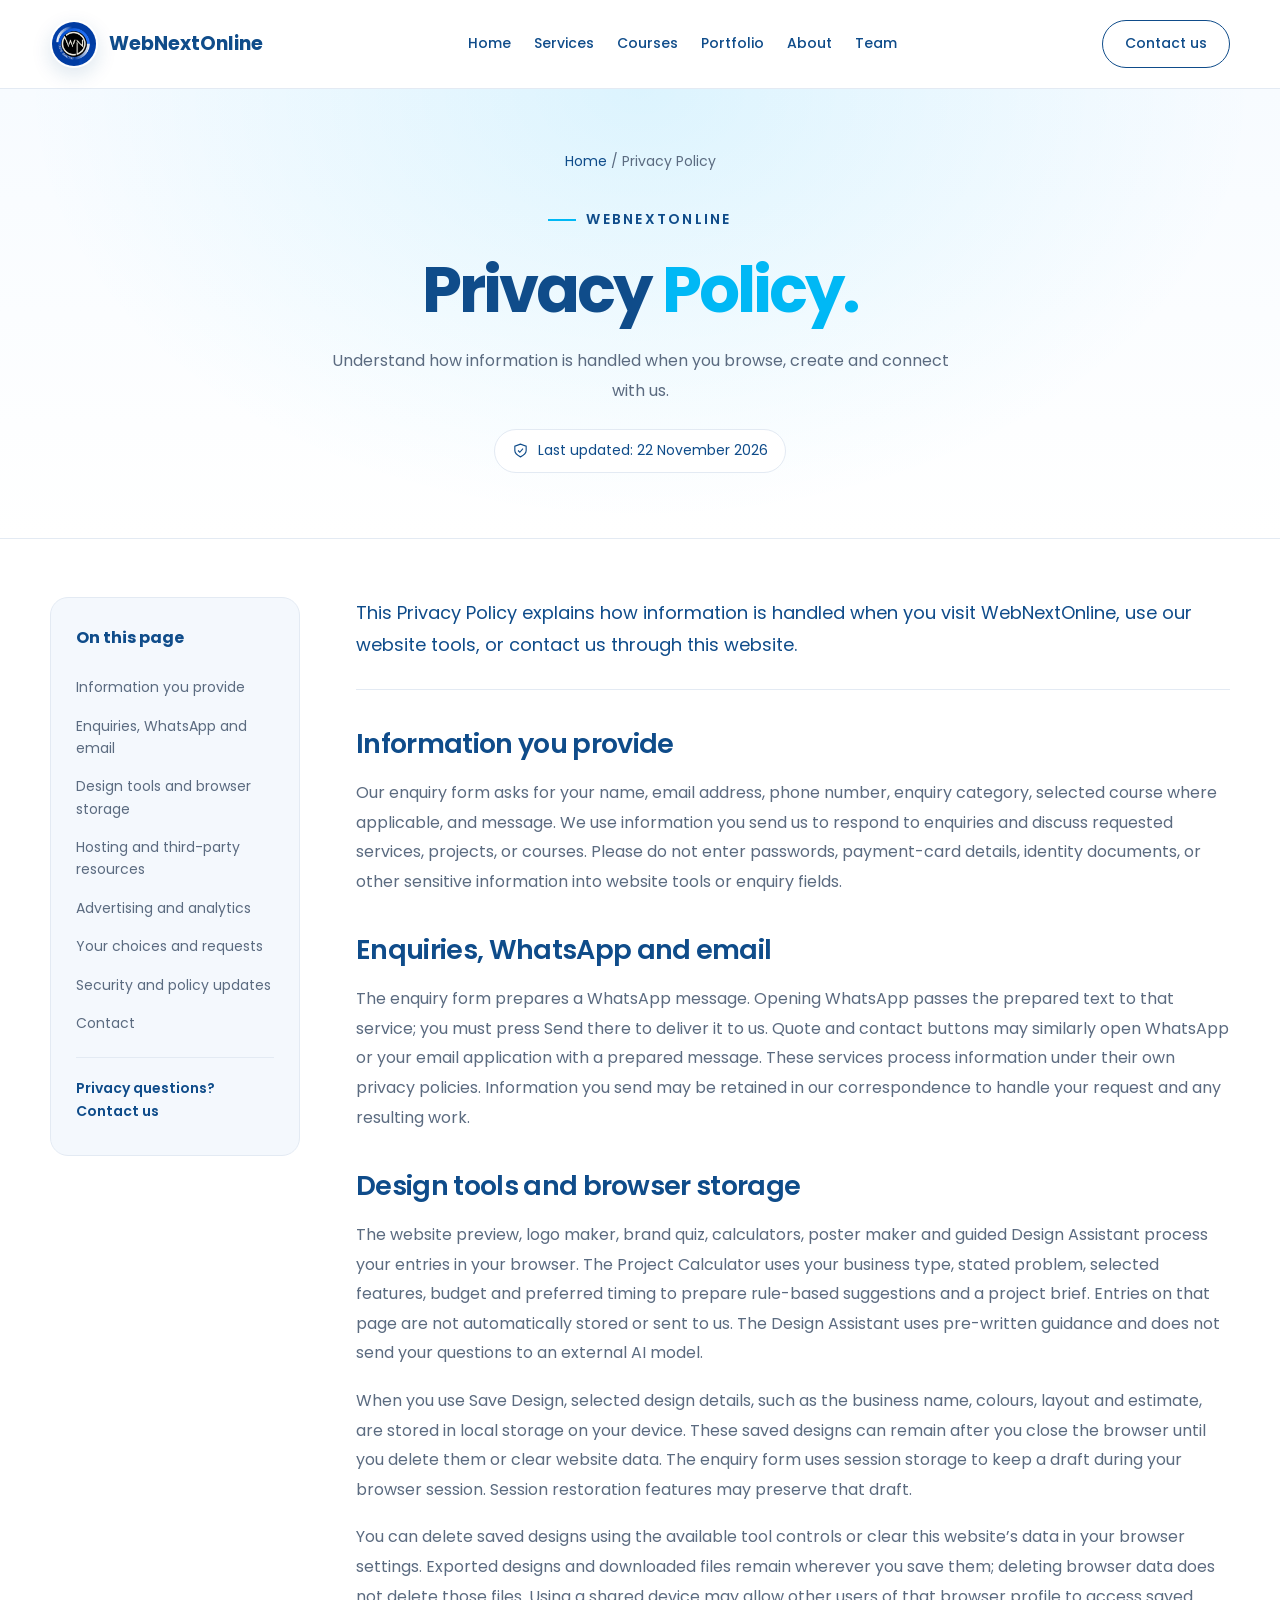
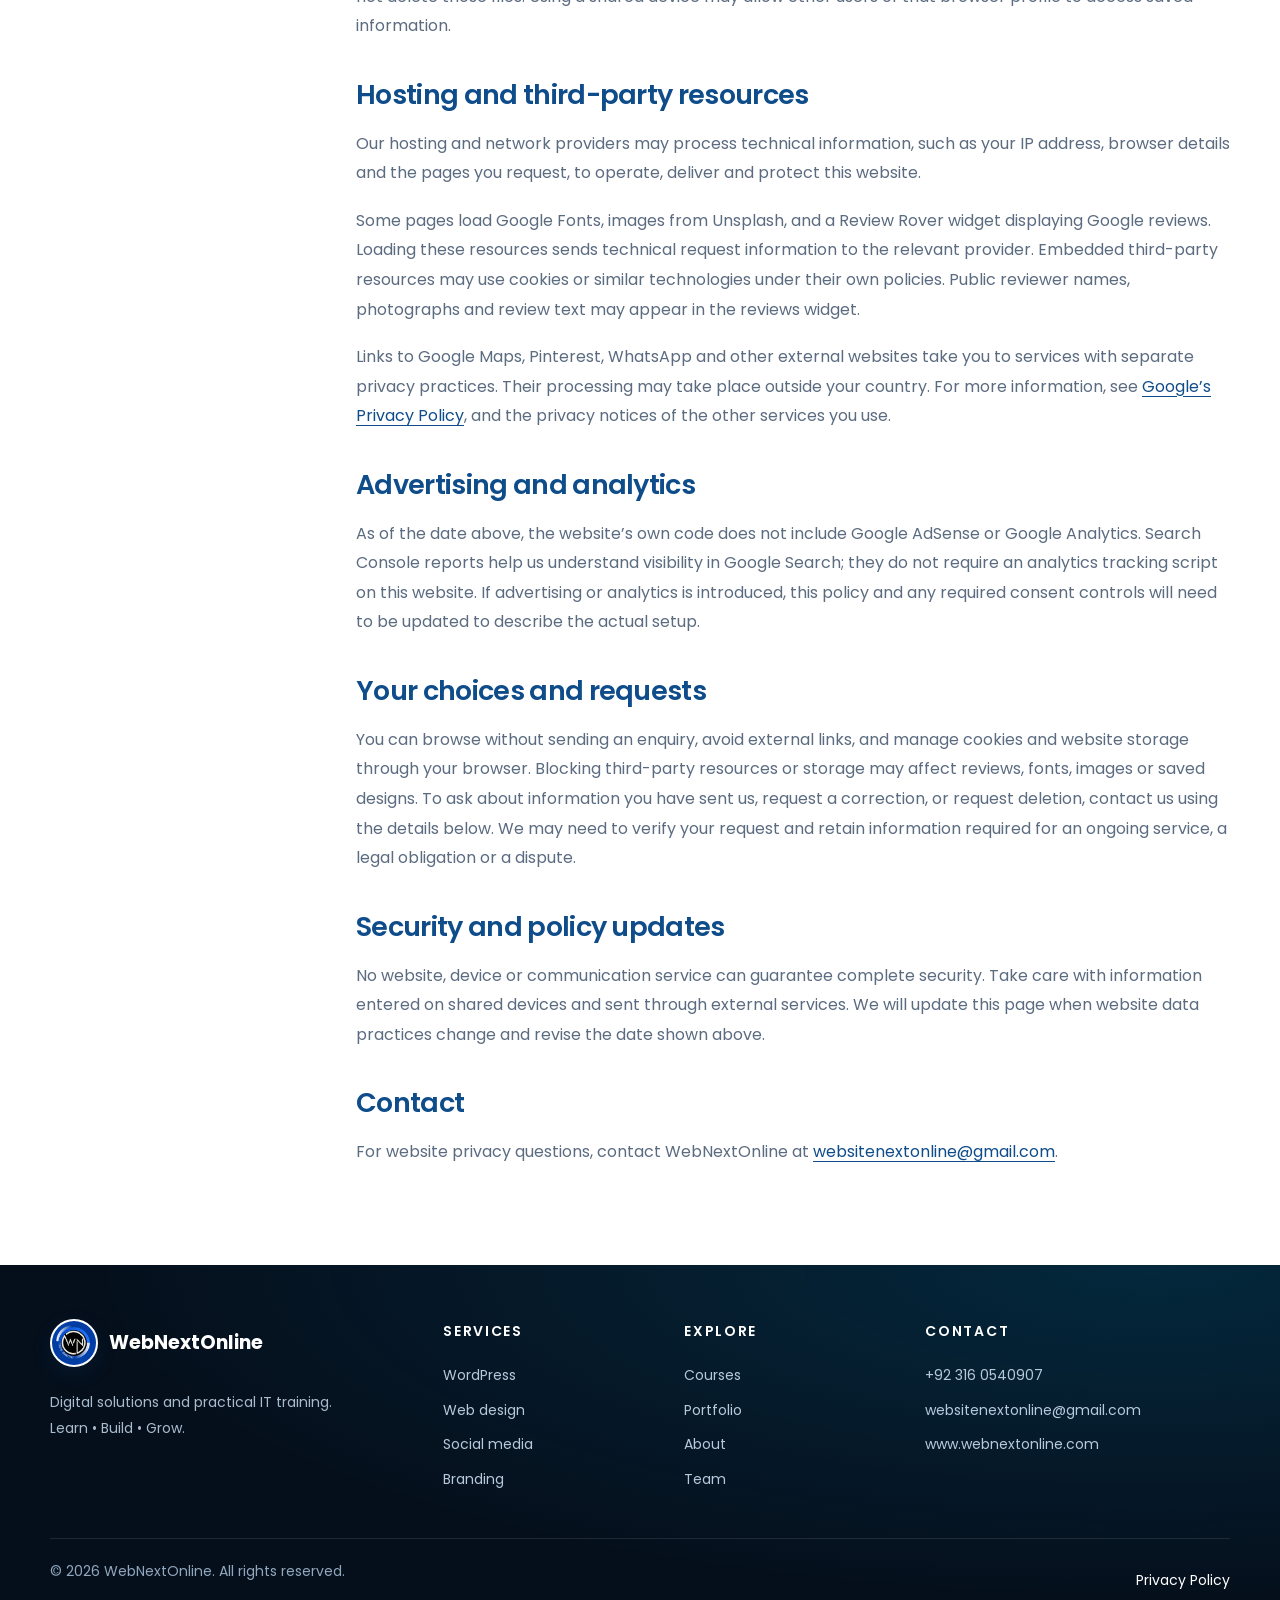
<file: privacy-policy/index.html>
<!doctype html><html lang="en"><head><meta charset="utf-8"><meta name="viewport" content="width=device-width,initial-scale=1"><title>Privacy Policy | WebNextOnline</title><meta name="description" content="How WebNextOnline handles website enquiries, browser-saved designs, third-party resources and privacy requests."><link rel="canonical" href="https://webnextonline.com/privacy-policy/"><link rel="icon" href="/assets/webnextonline-logo.jpg"><link rel="preconnect" href="https://fonts.googleapis.com"><link rel="preconnect" href="https://fonts.gstatic.com" crossorigin><link href="https://fonts.googleapis.com/css2?family=Poppins:wght@400;500;600;700;800&display=swap" rel="stylesheet"><style>:root{--navy:#071f35;--blue:#0f4c8a;--cyan:#00b8f5;--ink:#0f1f33;--muted:#5b6b80;--line:#e3eaf3;--pale:#f4f8fd}*{box-sizing:border-box}html{scroll-behavior:smooth;scroll-padding-top:110px}body{margin:0;font:400 16px/1.85 Poppins,Arial,sans-serif;color:var(--ink);background:#fff}a{color:var(--blue);text-decoration:none}a:hover{color:#0754c8}a:focus-visible,summary:focus-visible{outline:3px solid var(--cyan);outline-offset:5px}a,p{overflow-wrap:anywhere}.wrap{width:min(1180px,calc(100% - 48px));margin:auto}.skip{position:fixed;left:20px;top:-80px;z-index:100;background:#fff;padding:12px}.skip:focus{top:12px}.site-header{position:sticky;top:0;z-index:20;background:rgba(255,255,255,.97);border-bottom:1px solid var(--line);backdrop-filter:blur(14px)}.nav-inner{min-height:88px;display:flex;align-items:center;justify-content:space-between;gap:24px}.brand{display:inline-flex;align-items:center;gap:11px;font-size:19px;font-weight:700;color:var(--blue);white-space:nowrap}.brand img{display:block;object-fit:cover;border-radius:50%;border:2px solid #fff;background:#fff;box-shadow:0 7px 20px #0f4c8a24;flex-shrink:0}.desktop-nav{display:flex;gap:23px;align-items:center}.desktop-nav a{font-size:14px;font-weight:500}.pill{display:inline-flex;align-items:center;justify-content:center;border:1px solid var(--blue);border-radius:999px;padding:10px 22px;font-weight:500;font-size:14px}.mobile-nav{display:none}.hero{padding:60px 0 65px;text-align:center;background:radial-gradient(ellipse at 50% 0,#00b8f51c,transparent 68%),linear-gradient(#f7fbff,#fff);border-bottom:1px solid var(--line)}.crumb{font-size:14px;color:var(--muted);margin-bottom:26px}.eyebrow{color:var(--blue);font-size:14px;font-weight:600;letter-spacing:.16em;text-transform:uppercase;display:inline-flex;align-items:center;gap:10px}.eyebrow::before{content:"";width:28px;height:2px;background:var(--cyan)}h1{font-size:clamp(40px,5.4vw,64px);line-height:1.15;letter-spacing:-.045em;color:var(--blue);margin:20px 0}h1 span{color:var(--cyan)}.hero p{max-width:650px;margin:0 auto;color:var(--muted)}.updated{display:inline-flex;align-items:center;gap:9px;border:1px solid var(--line);border-radius:999px;padding:8px 17px;margin-top:23px;font-size:14px;background:#fff;color:var(--blue)}.updated svg{width:17px;height:17px}.layout{display:grid;grid-template-columns:250px minmax(0,1fr);gap:56px;align-items:start;padding:58px 0 80px}.toc{position:sticky;top:116px;background:var(--pale);border:1px solid var(--line);border-radius:18px;padding:25px}.toc h2{font-size:16px;margin:0 0 16px;color:var(--blue)}.toc a{display:block;color:var(--muted);font-size:14px;line-height:1.6;padding:8px 0}.toc a:hover{color:var(--blue)}.toc .contact-link{margin-top:15px;padding-top:19px;border-top:1px solid var(--line);color:var(--blue);font-weight:600}.policy{min-width:0}.policy>p:first-child{font-size:18px;line-height:1.8;color:var(--blue);margin:0 0 32px;padding:0 0 28px;border-bottom:1px solid var(--line)}.policy h2{font-size:clamp(21px,2.3vw,27px);line-height:1.4;font-weight:600;letter-spacing:-.025em;color:var(--blue);margin:35px 0 15px;scroll-margin-top:115px}.policy p{margin:0 0 18px;color:var(--muted)}.policy a{text-decoration:underline;text-underline-offset:4px}.site-footer{padding:54px 0 24px;background:radial-gradient(ellipse at 90% 0,#00b8f526,transparent 65%),#050f1c;color:#fff}.footer-grid{display:grid;grid-template-columns:1.4fr .8fr .8fr 1.2fr;gap:38px;padding-bottom:36px}.site-footer .brand{color:#fff}.site-footer p{font-size:14px;color:#a9bbcd;max-width:32ch}.site-footer h2{font-size:14px;letter-spacing:.12em;font-weight:600;margin:0 0 18px}.site-footer a:not(.brand){display:block;color:#b7c9dc;font-size:14px;margin:9px 0}.site-footer a:hover{color:#fff}.footer-bottom{border-top:1px solid #ffffff1a;padding-top:20px;display:flex;justify-content:space-between;gap:18px;flex-wrap:wrap;color:#91a7bd;font-size:14px}.footer-bottom a[aria-current]{color:#fff}.mobile-nav summary{cursor:pointer;font-size:16px;color:var(--blue);padding:8px;list-style:none}@media(max-width:1050px){.desktop-nav{gap:15px}.nav-inner>.pill{display:none}}@media(max-width:850px){.desktop-nav{display:none}.mobile-nav{display:block}.mobile-nav[open] .mobile-links{position:absolute;left:0;right:0;top:88px;background:#fff;border-bottom:1px solid var(--line);padding:14px 24px;box-shadow:0 12px 24px #071f3512}.mobile-links a{display:block;padding:9px 0}.layout{grid-template-columns:1fr;gap:32px}.toc{position:static;padding:22px}.toc-links{display:grid;grid-template-columns:1fr 1fr;gap:0 22px}.toc .contact-link{display:none}.footer-grid{grid-template-columns:1fr 1fr}}@media(max-width:520px){.wrap{width:calc(100% - 36px)}.brand{font-size:17px}.nav-inner{min-height:78px}.brand img{width:43px;height:43px}.mobile-nav[open] .mobile-links{top:78px}.hero{padding:34px 0 42px}.crumb{margin-bottom:20px}.layout{padding-top:30px;padding-bottom:45px}.toc-links{grid-template-columns:1fr}.footer-grid{grid-template-columns:1fr;gap:24px}.policy>p:first-child{font-size:17px}.footer-bottom{display:block}}@media(prefers-reduced-motion:reduce){html{scroll-behavior:auto}}.policy-hero-logo{display:block;width:96px;height:96px;object-fit:contain;border-radius:50%;margin:0 auto 24px;background:#fff;box-shadow:0 10px 32px #0f4c8a20;border:3px solid #fff}.brand img{object-fit:contain}@media(max-width:520px){.policy-hero-logo{width:80px;height:80px}}</style></head><body><a class="skip" href="#policy-content">Skip to privacy policy</a><header class="site-header"><div class="wrap nav-inner"><a class="brand" href="/"><img src="/assets/webnextonline-logo.jpg" width="48" height="48" alt="WebNextOnline logo"><span>WebNextOnline</span></a><nav class="desktop-nav" aria-label="Main navigation"><a href="/#home">Home</a><a href="/#services">Services</a><a href="/#courses">Courses</a><a href="/#portfolio">Portfolio</a><a href="/#about">About</a><a href="/#team">Team</a></nav><a class="pill" href="/#contact">Contact us</a><details class="mobile-nav"><summary aria-label="Open navigation">Menu</summary><nav class="mobile-links" aria-label="Mobile navigation"><a href="/#home">Home</a><a href="/#services">Services</a><a href="/#courses">Courses</a><a href="/#portfolio">Portfolio</a><a href="/#about">About</a><a href="/#team">Team</a><a href="/#contact">Contact</a></nav></details></div></header><main><section class="hero"><div class="wrap"><div class="crumb"><a href="/">Home</a> / Privacy Policy</div><div class="eyebrow">WebNextOnline</div><h1>Privacy <span>Policy.</span></h1><p>Understand how information is handled when you browse, create and connect with us.</p><div class="updated"><svg viewBox="0 0 24 24" fill="none" stroke="currentColor" stroke-width="1.6" aria-hidden="true"><path d="M12 3 4 6v6c0 5 8 9 8 9s8-4 8-9V6z"/><path d="m8.5 12 2.5 2.5 4.5-5"/></svg>Last updated: 22 November 2026</div></div></section><div class="wrap layout"><aside class="toc"><h2>On this page</h2><nav class="toc-links" aria-label="Policy sections"><a href="#section-1">Information you provide</a><a href="#section-2">Enquiries, WhatsApp and email</a><a href="#section-3">Design tools and browser storage</a><a href="#section-4">Hosting and third-party resources</a><a href="#section-5">Advertising and analytics</a><a href="#section-6">Your choices and requests</a><a href="#section-7">Security and policy updates</a><a href="#section-8">Contact</a></nav><a class="contact-link" href="mailto:websitenextonline@gmail.com">Privacy questions? Contact us</a></aside><article class="policy" id="policy-content"><p>This Privacy Policy explains how information is handled when you visit WebNextOnline, use our website tools, or contact us through this website.</p>
<h2 id="section-1">Information you provide</h2><p>Our enquiry form asks for your name, email address, phone number, enquiry category, selected course where applicable, and message. We use information you send us to respond to enquiries and discuss requested services, projects, or courses. Please do not enter passwords, payment-card details, identity documents, or other sensitive information into website tools or enquiry fields.</p>
<h2 id="section-2">Enquiries, WhatsApp and email</h2><p>The enquiry form prepares a WhatsApp message. Opening WhatsApp passes the prepared text to that service; you must press Send there to deliver it to us. Quote and contact buttons may similarly open WhatsApp or your email application with a prepared message. These services process information under their own privacy policies. Information you send may be retained in our correspondence to handle your request and any resulting work.</p>
<h2 id="section-3">Design tools and browser storage</h2><p>The website preview, logo maker, brand quiz, calculators, poster maker and guided Design Assistant process your entries in your browser. The Project Calculator uses your business type, stated problem, selected features, budget and preferred timing to prepare rule-based suggestions and a project brief. Entries on that page are not automatically stored or sent to us. The Design Assistant uses pre-written guidance and does not send your questions to an external AI model.</p><p>When you use Save Design, selected design details, such as the business name, colours, layout and estimate, are stored in local storage on your device. These saved designs can remain after you close the browser until you delete them or clear website data. The enquiry form uses session storage to keep a draft during your browser session. Session restoration features may preserve that draft.</p><p>You can delete saved designs using the available tool controls or clear this website’s data in your browser settings. Exported designs and downloaded files remain wherever you save them; deleting browser data does not delete those files. Using a shared device may allow other users of that browser profile to access saved information.</p>
<h2 id="section-4">Hosting and third-party resources</h2><p>Our hosting and network providers may process technical information, such as your IP address, browser details and the pages you request, to operate, deliver and protect this website.</p><p>Some pages load Google Fonts, images from Unsplash, and a Review Rover widget displaying Google reviews. Loading these resources sends technical request information to the relevant provider. Embedded third-party resources may use cookies or similar technologies under their own policies. Public reviewer names, photographs and review text may appear in the reviews widget.</p><p>Links to Google Maps, Pinterest, WhatsApp and other external websites take you to services with separate privacy practices. Their processing may take place outside your country. For more information, see <a href="https://policies.google.com/privacy" rel="noopener noreferrer">Google’s Privacy Policy</a>, and the privacy notices of the other services you use.</p>
<h2 id="section-5">Advertising and analytics</h2><p>As of the date above, the website’s own code does not include Google AdSense or Google Analytics. Search Console reports help us understand visibility in Google Search; they do not require an analytics tracking script on this website. If advertising or analytics is introduced, this policy and any required consent controls will need to be updated to describe the actual setup.</p>
<h2 id="section-6">Your choices and requests</h2><p>You can browse without sending an enquiry, avoid external links, and manage cookies and website storage through your browser. Blocking third-party resources or storage may affect reviews, fonts, images or saved designs. To ask about information you have sent us, request a correction, or request deletion, contact us using the details below. We may need to verify your request and retain information required for an ongoing service, a legal obligation or a dispute.</p>
<h2 id="section-7">Security and policy updates</h2><p>No website, device or communication service can guarantee complete security. Take care with information entered on shared devices and sent through external services. We will update this page when website data practices change and revise the date shown above.</p>
<h2 id="section-8">Contact</h2><p>For website privacy questions, contact WebNextOnline at <a href="mailto:websitenextonline@gmail.com">websitenextonline@gmail.com</a>.</p></article></div></main><footer class="site-footer"><div class="wrap"><div class="footer-grid"><div><a class="brand" href="/"><img src="/assets/webnextonline-logo.jpg" width="48" height="48" alt="WebNextOnline logo"><span>WebNextOnline</span></a><p>Digital solutions and practical IT training. Learn • Build • Grow.</p></div><div><h2>SERVICES</h2><a href="/#services">WordPress</a><a href="/#services">Web design</a><a href="/#services">Social media</a><a href="/#services">Branding</a></div><div><h2>EXPLORE</h2><a href="/#courses">Courses</a><a href="/#portfolio">Portfolio</a><a href="/#about">About</a><a href="/#team">Team</a></div><div><h2>CONTACT</h2><a href="https://wa.me/923160540907">+92 316 0540907</a><a href="mailto:websitenextonline@gmail.com">websitenextonline@gmail.com</a><a href="/">www.webnextonline.com</a></div></div><div class="footer-bottom"><span>© 2026 WebNextOnline. All rights reserved.</span><a href="/privacy-policy/" aria-current="page">Privacy Policy</a></div></div></footer></body></html>
</file>
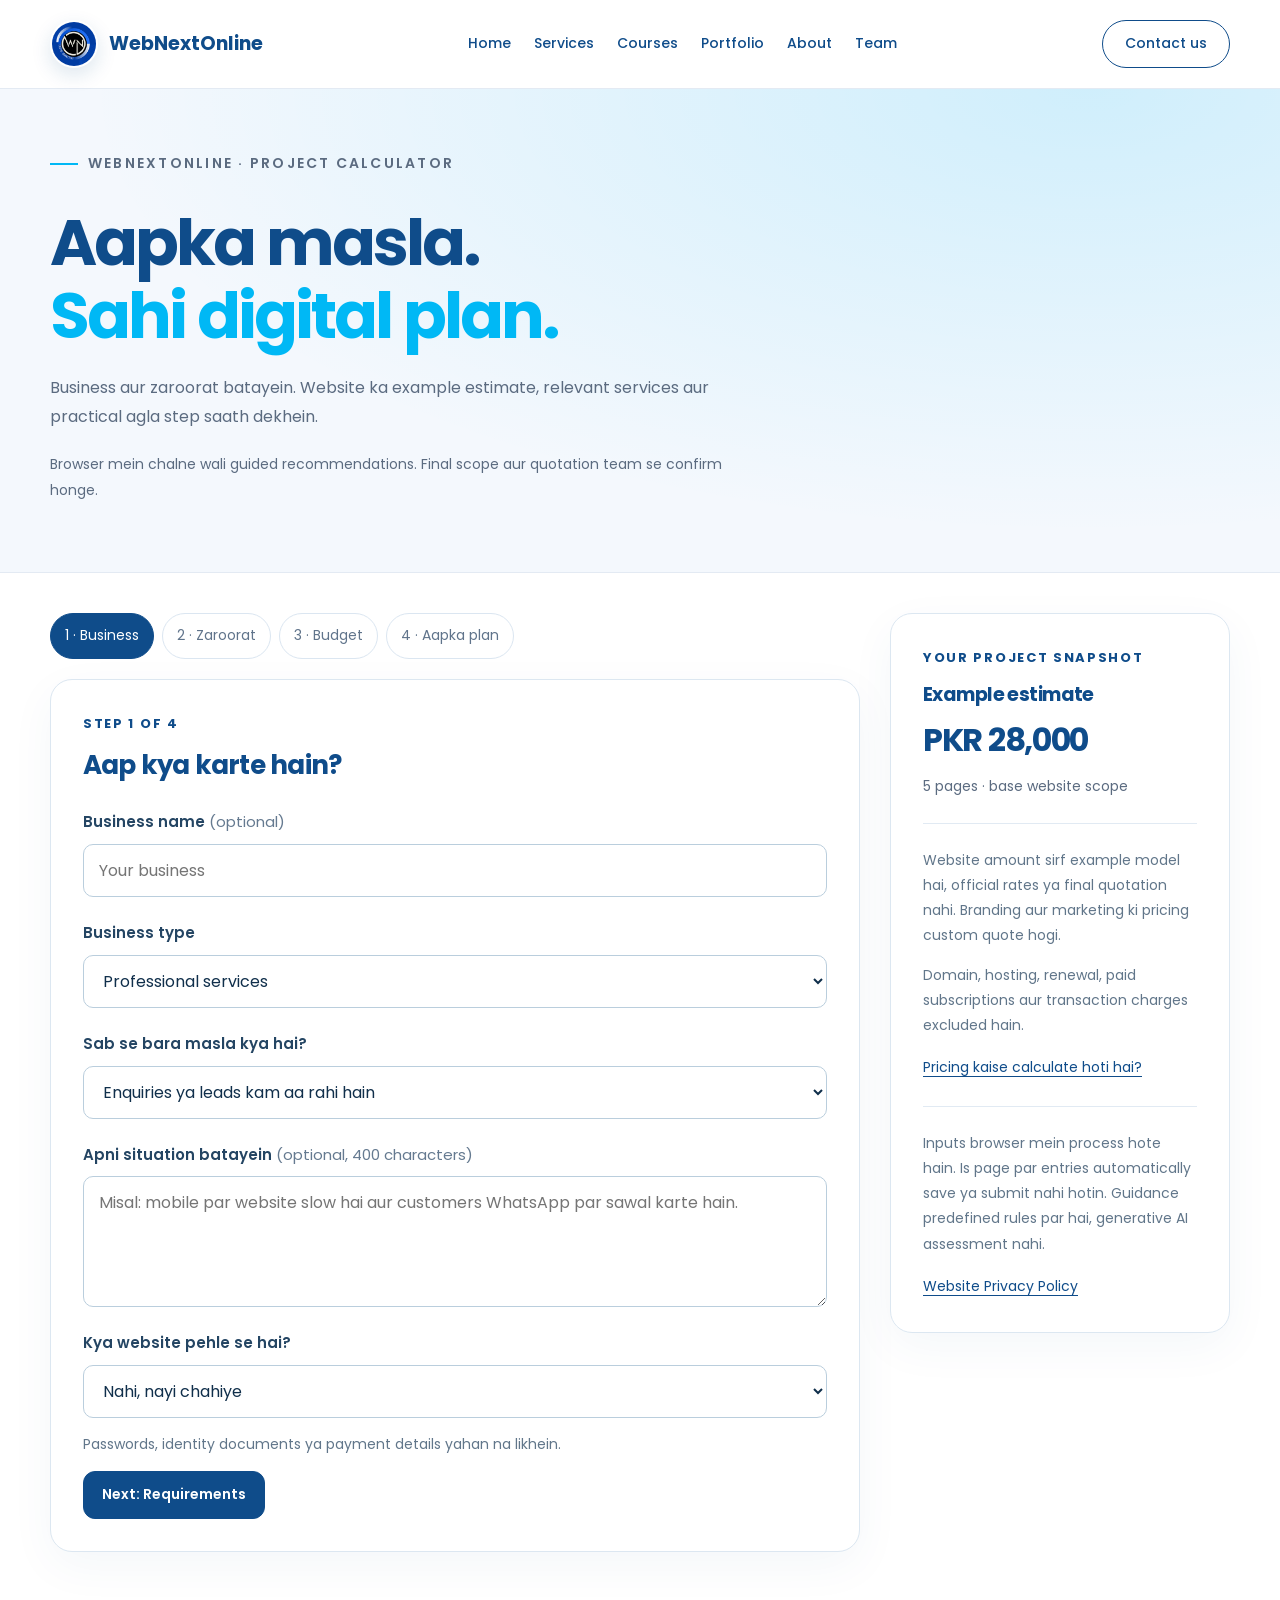
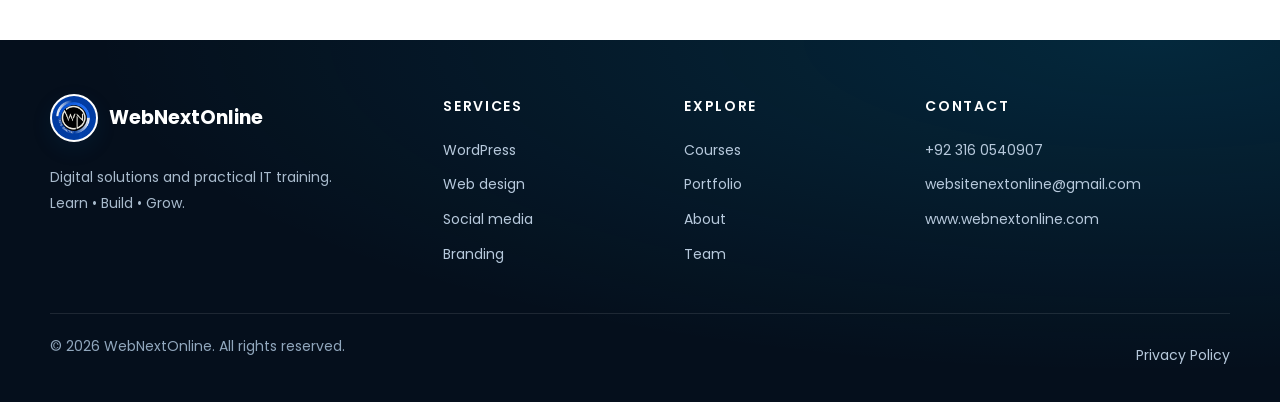
<file: project-calculator/index.html>
<!doctype html><html lang="en"><head><meta charset="utf-8"><meta name="viewport" content="width=device-width,initial-scale=1"><title>Project Calculator & Digital Plan | WebNextOnline</title><meta name="description" content="Apna business, masla, features aur budget batayein. Website estimate aur practical digital service suggestions ek guided calculator mein."><link rel="canonical" href="https://webnextonline.com/project-calculator/"><link rel="icon" href="/assets/webnextonline-logo.jpg"><link rel="preconnect" href="https://fonts.googleapis.com"><link rel="preconnect" href="https://fonts.gstatic.com" crossorigin><link href="https://fonts.googleapis.com/css2?family=Poppins:wght@400;500;600;700;800&display=swap" rel="stylesheet"><style>:root{--navy:#071f35;--blue:#0f4c8a;--cyan:#00b8f5;--ink:#0f1f33;--muted:#5b6b80;--line:#e3eaf3;--pale:#f4f8fd}*{box-sizing:border-box}html{scroll-behavior:smooth;scroll-padding-top:110px}body{margin:0;font:400 16px/1.85 Poppins,Arial,sans-serif;color:var(--ink);background:#fff}a{color:var(--blue);text-decoration:none}a:hover{color:#0754c8}a:focus-visible,summary:focus-visible{outline:3px solid var(--cyan);outline-offset:5px}a,p{overflow-wrap:anywhere}.wrap{width:min(1180px,calc(100% - 48px));margin:auto}.skip{position:fixed;left:20px;top:-80px;z-index:100;background:#fff;padding:12px}.skip:focus{top:12px}.site-header{position:sticky;top:0;z-index:20;background:rgba(255,255,255,.97);border-bottom:1px solid var(--line);backdrop-filter:blur(14px)}.nav-inner{min-height:88px;display:flex;align-items:center;justify-content:space-between;gap:24px}.brand{display:inline-flex;align-items:center;gap:11px;font-size:19px;font-weight:700;color:var(--blue);white-space:nowrap}.brand img{display:block;object-fit:cover;border-radius:50%;border:2px solid #fff;background:#fff;box-shadow:0 7px 20px #0f4c8a24;flex-shrink:0}.desktop-nav{display:flex;gap:23px;align-items:center}.desktop-nav a{font-size:14px;font-weight:500}.pill{display:inline-flex;align-items:center;justify-content:center;border:1px solid var(--blue);border-radius:999px;padding:10px 22px;font-weight:500;font-size:14px}.mobile-nav{display:none}.hero{padding:60px 0 65px;text-align:center;background:radial-gradient(ellipse at 50% 0,#00b8f51c,transparent 68%),linear-gradient(#f7fbff,#fff);border-bottom:1px solid var(--line)}.crumb{font-size:14px;color:var(--muted);margin-bottom:26px}.eyebrow{color:var(--blue);font-size:14px;font-weight:600;letter-spacing:.16em;text-transform:uppercase;display:inline-flex;align-items:center;gap:10px}.eyebrow::before{content:"";width:28px;height:2px;background:var(--cyan)}h1{font-size:clamp(40px,5.4vw,64px);line-height:1.15;letter-spacing:-.045em;color:var(--blue);margin:20px 0}h1 span{color:var(--cyan)}.hero p{max-width:650px;margin:0 auto;color:var(--muted)}.updated{display:inline-flex;align-items:center;gap:9px;border:1px solid var(--line);border-radius:999px;padding:8px 17px;margin-top:23px;font-size:14px;background:#fff;color:var(--blue)}.updated svg{width:17px;height:17px}.layout{display:grid;grid-template-columns:250px minmax(0,1fr);gap:56px;align-items:start;padding:58px 0 80px}.toc{position:sticky;top:116px;background:var(--pale);border:1px solid var(--line);border-radius:18px;padding:25px}.toc h2{font-size:16px;margin:0 0 16px;color:var(--blue)}.toc a{display:block;color:var(--muted);font-size:14px;line-height:1.6;padding:8px 0}.toc a:hover{color:var(--blue)}.toc .contact-link{margin-top:15px;padding-top:19px;border-top:1px solid var(--line);color:var(--blue);font-weight:600}.policy{min-width:0}.policy>p:first-child{font-size:18px;line-height:1.8;color:var(--blue);margin:0 0 32px;padding:0 0 28px;border-bottom:1px solid var(--line)}.policy h2{font-size:clamp(21px,2.3vw,27px);line-height:1.4;font-weight:600;letter-spacing:-.025em;color:var(--blue);margin:35px 0 15px;scroll-margin-top:115px}.policy p{margin:0 0 18px;color:var(--muted)}.policy a{text-decoration:underline;text-underline-offset:4px}.site-footer{padding:54px 0 24px;background:radial-gradient(ellipse at 90% 0,#00b8f526,transparent 65%),#050f1c;color:#fff}.footer-grid{display:grid;grid-template-columns:1.4fr .8fr .8fr 1.2fr;gap:38px;padding-bottom:36px}.site-footer .brand{color:#fff}.site-footer p{font-size:14px;color:#a9bbcd;max-width:32ch}.site-footer h2{font-size:14px;letter-spacing:.12em;font-weight:600;margin:0 0 18px}.site-footer a:not(.brand){display:block;color:#b7c9dc;font-size:14px;margin:9px 0}.site-footer a:hover{color:#fff}.footer-bottom{border-top:1px solid #ffffff1a;padding-top:20px;display:flex;justify-content:space-between;gap:18px;flex-wrap:wrap;color:#91a7bd;font-size:14px}.footer-bottom a[aria-current]{color:#fff}.mobile-nav summary{cursor:pointer;font-size:16px;color:var(--blue);padding:8px;list-style:none}@media(max-width:1050px){.desktop-nav{gap:15px}.nav-inner>.pill{display:none}}@media(max-width:850px){.desktop-nav{display:none}.mobile-nav{display:block}.mobile-nav[open] .mobile-links{position:absolute;left:0;right:0;top:88px;background:#fff;border-bottom:1px solid var(--line);padding:14px 24px;box-shadow:0 12px 24px #071f3512}.mobile-links a{display:block;padding:9px 0}.layout{grid-template-columns:1fr;gap:32px}.toc{position:static;padding:22px}.toc-links{display:grid;grid-template-columns:1fr 1fr;gap:0 22px}.toc .contact-link{display:none}.footer-grid{grid-template-columns:1fr 1fr}}@media(max-width:520px){.wrap{width:calc(100% - 36px)}.brand{font-size:17px}.nav-inner{min-height:78px}.brand img{width:43px;height:43px}.mobile-nav[open] .mobile-links{top:78px}.hero{padding:34px 0 42px}.crumb{margin-bottom:20px}.layout{padding-top:30px;padding-bottom:45px}.toc-links{grid-template-columns:1fr}.footer-grid{grid-template-columns:1fr;gap:24px}.policy>p:first-child{font-size:17px}.footer-bottom{display:block}}@media(prefers-reduced-motion:reduce){html{scroll-behavior:auto}}.policy-hero-logo{display:block;width:96px;height:96px;object-fit:contain;border-radius:50%;margin:0 auto 24px;background:#fff;box-shadow:0 10px 32px #0f4c8a20;border:3px solid #fff}.brand img{object-fit:contain}@media(max-width:520px){.policy-hero-logo{width:80px;height:80px}}</style><link rel="stylesheet" href="/assets/project-calculator.css?v=2"></head><body><a class="skip" href="#project-main">Skip to calculator</a><header class="site-header"><div class="wrap nav-inner"><a class="brand" href="/"><img src="/assets/webnextonline-logo.jpg" width="48" height="48" alt="WebNextOnline logo"><span>WebNextOnline</span></a><nav class="desktop-nav" aria-label="Main navigation"><a href="/#home">Home</a><a href="/#services">Services</a><a href="/#courses">Courses</a><a href="/#portfolio">Portfolio</a><a href="/#about">About</a><a href="/#team">Team</a></nav><a class="pill" href="/#contact">Contact us</a><details class="mobile-nav"><summary aria-label="Open navigation">Menu</summary><nav class="mobile-links" aria-label="Mobile navigation"><a href="/#home">Home</a><a href="/#services">Services</a><a href="/#courses">Courses</a><a href="/#portfolio">Portfolio</a><a href="/#about">About</a><a href="/#team">Team</a><a href="/#contact">Contact</a></nav></details></div></header><main id="project-main"><section class="pc-hero"><div class="wrap"><p class="eyebrow">WebNextOnline · Project Calculator</p><h1>Aapka masla.<br><span>Sahi digital plan.</span></h1><p>Business aur zaroorat batayein. Website ka example estimate, relevant services aur practical agla step saath dekhein.</p><p class="pc-note">Browser mein chalne wali guided recommendations. Final scope aur quotation team se confirm honge.</p></div></section><div class="wrap pc-layout"><div><nav class="pc-progress" aria-label="Calculator progress"><span data-step-label="0" aria-current="step">1 · Business</span><span data-step-label="1">2 · Zaroorat</span><span data-step-label="2">3 · Budget</span><span data-step-label="3">4 · Aapka plan</span></nav><form id="project-form" novalidate><section class="pc-step pc-card" data-step="0"><p class="pc-kicker">STEP 1 OF 4</p><h2>Aap kya karte hain?</h2><div class="pc-fields"><label>Business name <span>(optional)</span><input id="pc-name" maxlength="40" autocomplete="organization" placeholder="Your business"></label><label for="pc-business">Business type<select id="pc-business"><option value="services">Professional services</option><option value="retail">Retail / ecommerce</option><option value="education">Education / academy</option><option value="travel">Travel / transport</option><option value="restaurant">Restaurant / cafe</option><option value="other">Other business</option></select></label><label for="pc-goal">Sab se bara masla kya hai?<select id="pc-goal"><option value="leads">Enquiries ya leads kam aa rahi hain</option><option value="sales">Products online bechne hain</option><option value="booking">Bookings manage karni hain</option><option value="redesign">Website slow ya purani hai</option><option value="brand">Logo / branding clear nahi</option><option value="content">Social media content chahiye</option><option value="unsure">Abhi samajh nahi aa raha</option></select></label><label>Apni situation batayein <span>(optional, 400 characters)</span><textarea id="pc-problem" maxlength="400" rows="4" placeholder="Misal: mobile par website slow hai aur customers WhatsApp par sawal karte hain."></textarea></label><label for="pc-existing">Kya website pehle se hai?<select id="pc-existing"><option value="no">Nahi, nayi chahiye</option><option value="yes">Haan, mojood hai</option><option value="unsure">Pata nahi / sirf social page hai</option></select></label></div><p class="pc-help">Passwords, identity documents ya payment details yahan na likhein.</p><button class="pc-btn" type="button" data-next>Next: Requirements</button></section><section class="pc-step pc-card" data-step="1" hidden><p class="pc-kicker">STEP 2 OF 4</p><h2>Project mein kya chahiye?</h2><div class="pc-suggestion"><strong id="pc-suggestion-title">Suggested direction</strong><p id="pc-suggestion-text"></p><button class="pc-btn secondary" id="pc-apply" type="button">Suggested scope apply karein</button><p class="pc-help">Suggestion tabhi requirements badlegi jab aap Apply dabayenge.</p></div><label class="pc-check"><input id="pc-website" type="checkbox" checked><span>Website build / redesign shamil karein</span></label><div id="pc-web-fields"><label class="pc-page-label" for="pc-pages">Website pages<input id="pc-pages" type="number" inputmode="numeric" min="1" max="40" step="1" value="5" aria-describedby="pc-page-help"></label><p id="pc-page-help" class="pc-help">Base mein pehla page shamil. 1–40 pages select karein.</p><fieldset><legend>Website features</legend><div id="pc-features"></div></fieldset></div><fieldset><legend>Doosri services <span>— custom quotation</span></legend><label class="pc-check"><input id="pc-branding" type="checkbox"><span>Brand identity / logo design</span></label><label class="pc-check"><input id="pc-marketing" type="checkbox"><span>Social media content / marketing</span></label></fieldset><div class="pc-nav"><button class="pc-btn secondary" type="button" data-back>Back</button><button class="pc-btn" type="button" data-next>Next: Budget & timing</button></div></section><section class="pc-step pc-card" data-step="2" hidden><p class="pc-kicker">STEP 3 OF 4</p><h2>Budget aur timing</h2><div class="pc-fields"><label for="pc-budget">Indicative build budget<select id="pc-budget"><option value="unknown">Abhi decide nahi</option><option value="20000">PKR 20,000 tak</option><option value="40000">PKR 40,000 tak</option><option value="70000">PKR 70,000 tak</option><option value="100000">PKR 100,000 tak</option><option value="more">PKR 100,000 se zyada</option></select></label><label for="pc-timing">Aapki preferred timing<select id="pc-timing"><option value="flexible">Flexible / pehle scope discuss karna hai</option><option value="soon">2 weeks ke andar chahiye</option><option value="month">1 month ke andar chahiye</option></select></label><label for="pc-content">Text, logo aur photos tayyar hain?<select id="pc-content"><option value="partial">Kuch cheezein tayyar hain</option><option value="yes">Haan, content tayyar hai</option><option value="no">Nahi, madad chahiye</option></select></label></div><aside class="pc-help-box">Deadline aur budget dena booking ya project acceptance nahi. Team content, integrations aur availability dekh kar final scope aur timing confirm karegi.</aside><div class="pc-nav"><button class="pc-btn secondary" type="button" data-back>Back</button><button class="pc-btn" type="button" data-next>Show my project plan</button></div></section><section class="pc-step pc-card" data-step="3" hidden><p class="pc-kicker">STEP 4 OF 4</p><h2>Aapka recommended plan</h2><p id="pc-result-intro" class="pc-result-intro"></p><div id="pc-recommendations"></div><div class="pc-help-box"><strong>Budget & scope check</strong><p id="pc-budget-note"></p><p id="pc-content-note"></p><p id="pc-timing-note"></p></div><h3>Recommended next steps</h3><ol id="pc-next-steps"></ol><h3>Aapka project brief</h3><pre id="pc-brief" tabindex="0"></pre><div class="pc-nav"><button class="pc-btn secondary" type="button" data-back>Edit requirements</button><button class="pc-btn secondary" id="pc-download" type="button">Download brief</button><button class="pc-btn secondary" id="pc-copy" type="button">Copy brief</button><a class="pc-btn" id="pc-whatsapp" href="/#contact">Discuss on WhatsApp</a></div><p class="pc-help">WhatsApp link kholne par brief WhatsApp ko pass hota hai. Message bhejne ke liye wahan Send dabayein.</p><p id="pc-status" role="status"></p></section><p id="pc-error" role="alert"></p><noscript><p class="pc-help-box">Interactive calculator ke liye JavaScript enable karein, ya <a href="/#contact">team se contact karein</a>. Example pricing ki tafseel <a href="/guides/website-cost-pakistan/">website cost guide</a> mein hai.</p></noscript></form></div><aside class="pc-summary pc-card" aria-label="Project estimate"><p class="pc-kicker">YOUR PROJECT SNAPSHOT</p><h2>Example estimate</h2><output id="pc-total" aria-live="polite">PKR 28,000</output><p id="pc-breakdown">5-page website example</p><p id="pc-custom" class="pc-custom" hidden></p><div class="pc-divider"></div><p class="pc-help">Website amount sirf example model hai, official rates ya final quotation nahi. Branding aur marketing ki pricing custom quote hogi.</p><p class="pc-help">Domain, hosting, renewal, paid subscriptions aur transaction charges excluded hain.</p><a href="/guides/website-cost-pakistan/">Pricing kaise calculate hoti hai?</a><div class="pc-divider"></div><p class="pc-help">Inputs browser mein process hote hain. Is page par entries automatically save ya submit nahi hotin. Guidance predefined rules par hai, generative AI assessment nahi.</p><a href="/privacy-policy/">Website Privacy Policy</a></aside></div></main><script src="/assets/website-pricing.js?v=20261122"></script><script src="/assets/project-calculator.js?v=2" defer></script><footer class="site-footer"><div class="wrap"><div class="footer-grid"><div><a class="brand" href="/"><img src="/assets/webnextonline-logo.jpg" width="48" height="48" alt="WebNextOnline logo"><span>WebNextOnline</span></a><p>Digital solutions and practical IT training. Learn • Build • Grow.</p></div><div><h2>SERVICES</h2><a href="/#services">WordPress</a><a href="/#services">Web design</a><a href="/#services">Social media</a><a href="/#services">Branding</a></div><div><h2>EXPLORE</h2><a href="/#courses">Courses</a><a href="/#portfolio">Portfolio</a><a href="/#about">About</a><a href="/#team">Team</a></div><div><h2>CONTACT</h2><a href="https://wa.me/923160540907">+92 316 0540907</a><a href="mailto:websitenextonline@gmail.com">websitenextonline@gmail.com</a><a href="/">www.webnextonline.com</a></div></div><div class="footer-bottom"><span>© 2026 WebNextOnline. All rights reserved.</span><a href="/privacy-policy/">Privacy Policy</a></div></div></footer></body></html>
</file>
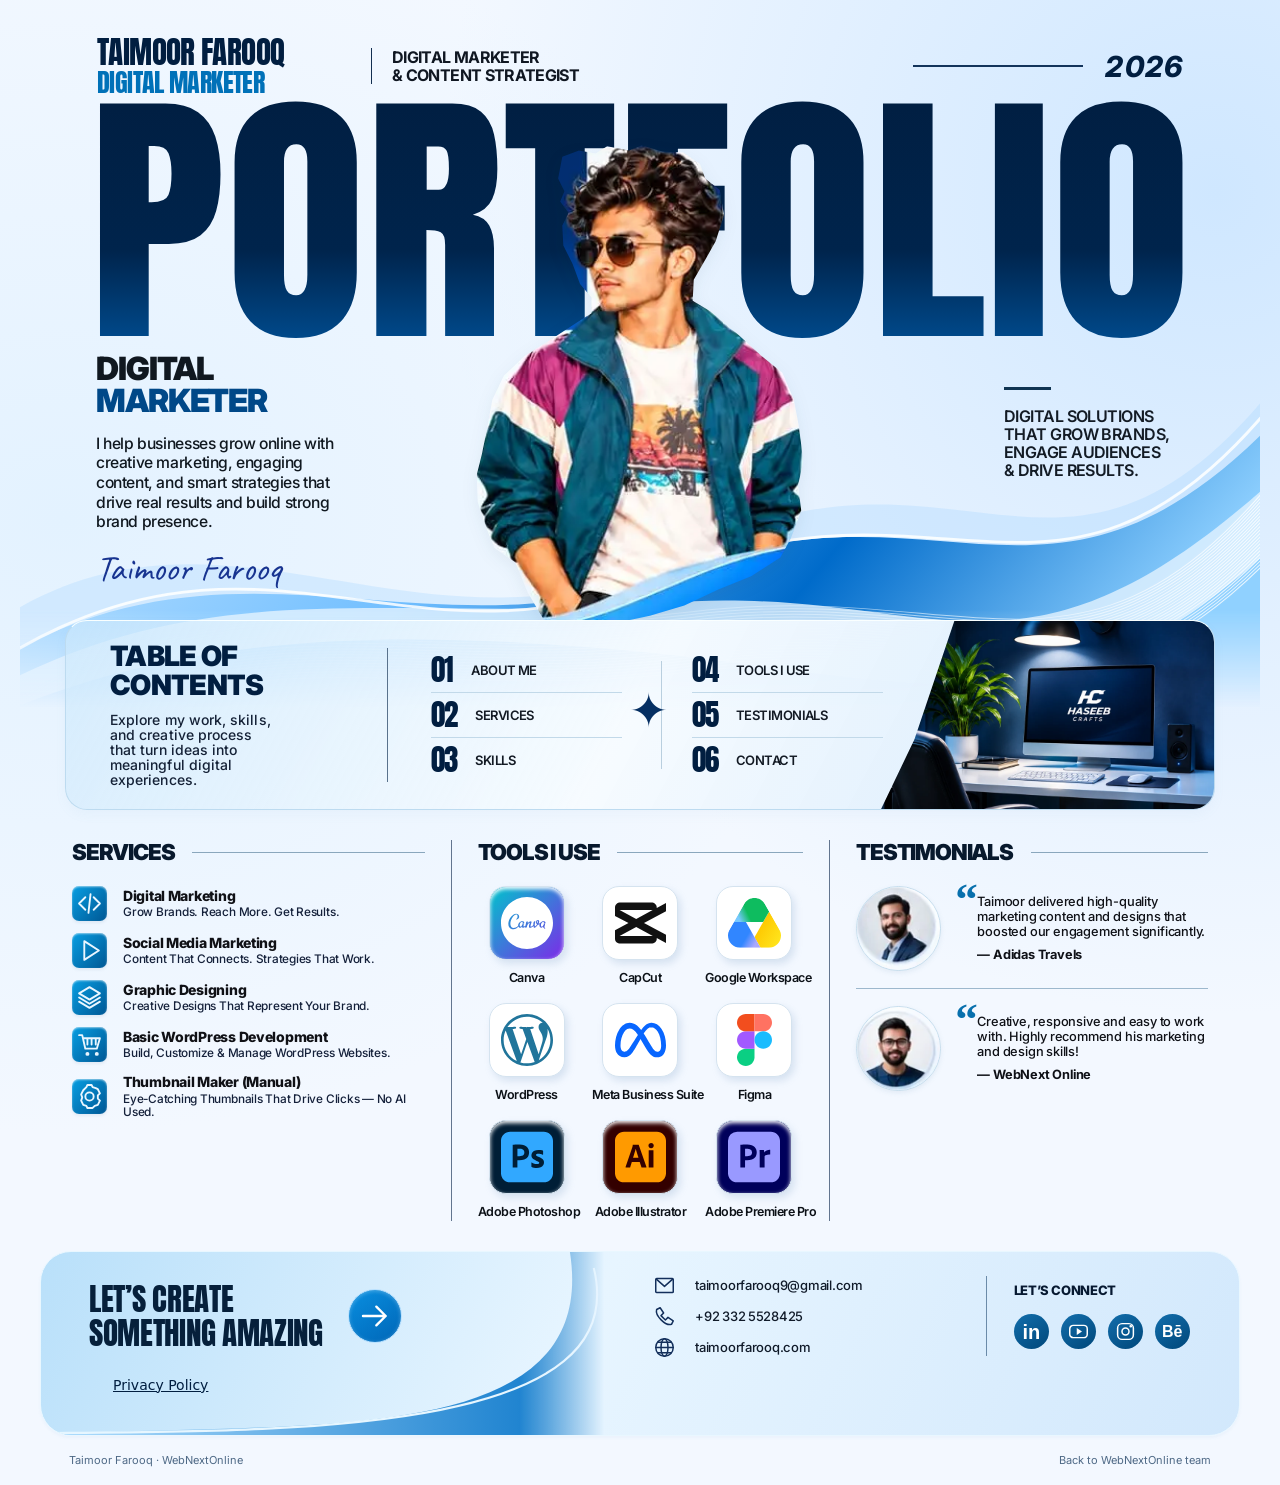
<file: taimoor-farooq/index.html>
<!doctype html>
<html lang="en"><head><meta charset="utf-8"><meta name="viewport" content="width=device-width,initial-scale=1">
<title>Taimoor Farooq — Digital Marketer Portfolio | WebNextOnline</title>
<meta name="description" content="Taimoor Farooq — digital marketing, content strategy, social media marketing, graphic design and WordPress.">
<meta name="theme-color" content="#eaf4ff"><link rel="canonical" href="https://webnextonline.com/taimoor-farooq/">
<meta property="og:title" content="Taimoor Farooq — Portfolio 2026"><meta property="og:description" content="Digital marketing and creative content that grows brands."><meta property="og:type" content="profile"><meta property="og:url" content="https://webnextonline.com/taimoor-farooq/">
<link rel="preconnect" href="https://fonts.googleapis.com"><link rel="preconnect" href="https://fonts.gstatic.com" crossorigin><link href="https://fonts.googleapis.com/css2?family=Anton&amp;family=Inter:wght@400;500;600;700;800;900&amp;display=swap" rel="stylesheet">
<link rel="stylesheet" href="/assets/abdul-haseeb/reference.css"><script src="/assets/abdul-haseeb/reference.js" defer></script>
<link rel="stylesheet" href="/assets/portfolio/motion.css?v=2"><script src="/assets/portfolio/motion.js?v=1" defer></script><html><head><link href="https://fonts.googleapis.com/css2?family=Caveat:wght@600&amp;display=swap" rel="stylesheet"></head></html><html><head><link rel="stylesheet" href="/assets/taimoor-farooq/match.css?v=1"></head></html></head><body><a class="skip" href="#portfolio">Skip to portfolio</a>
<main class="portfolio-page" id="portfolio">
<header class="masthead"><a class="hc-brand" href="/#team" target="_blank" rel="noopener noreferrer" aria-label="Taimoor Farooq — WebNextOnline"><span class="tf-name">TAIMOOR FAROOQ<span>DIGITAL MARKETER</span></span></a><div class="profession">DIGITAL MARKETER<br>&amp; CONTENT STRATEGIST</div><div class="edition"><span></span><b>2026</b></div></header>
<section class="hero" id="about" aria-labelledby="page-title">
<h1 class="sr-only" id="page-title">Taimoor Farooq — Digital Marketer &amp; Content Strategist</h1>
<svg class="portfolio-title" viewbox="0 0 1060 245" aria-hidden="true"><defs><lineargradient id="title-blue" x1="0" y1="0" x2="0" y2="1"><stop offset="0" stop-color="#011c3d"></stop><stop offset=".57" stop-color="#00244c"></stop><stop offset="1" stop-color="#006dc7"></stop></lineargradient></defs><text x="0" y="224" textlength="1060" lengthadjust="spacingAndGlyphs" fill="url(#title-blue)">PORTFOLIO</text></svg>
<svg class="hero-wave" viewbox="0 0 1200 430" preserveaspectratio="none" aria-hidden="true"><defs><lineargradient id="wave-blue" x1="0" y1="0" x2="1" y2=".2"><stop stop-color="#d9efff"></stop><stop offset=".46" stop-color="#72bfff"></stop><stop offset=".73" stop-color="#006bca"></stop><stop offset="1" stop-color="#90d1ff"></stop></lineargradient><lineargradient id="wave-light"><stop stop-color="#b6deff" stop-opacity=".1"></stop><stop offset="1" stop-color="#fff" stop-opacity=".85"></stop></lineargradient></defs><path d="M-90 400C160 130 370 420 648 266S1026 403 1260 24V445H-90Z" fill="#a4d5ff" opacity=".3"></path><path d="M-100 440C180 191 372 398 637 286S1010 393 1250 86V430H-100Z" fill="url(#wave-blue)"></path><path d="M-100 460C150 270 340 345 620 320S970 455 1260 142V208C1030 482 870 398 590 370S95 358-100 480Z" fill="#e3f3ff" opacity=".8"></path><path d="M-80 425C220 175 351 415 630 289S1020 405 1250 58" fill="none" stroke="#fff" stroke-width="3" opacity=".85"></path><g fill="none" stroke="url(#wave-light)" stroke-width="1"><path d="M-40 445C200 270 370 366 650 329S1040 445 1240 153"></path><path d="M-40 448C200 273 370 369 650 332S1040 447 1240 157"></path><path d="M-40 451C200 276 370 372 650 335S1040 449 1240 161"></path><path d="M-40 454C200 279 370 375 650 338S1040 451 1240 165"></path><path d="M-40 457C200 282 370 378 650 341S1040 453 1240 169"></path><path d="M-40 460C200 285 370 381 650 344S1040 455 1240 173"></path><path d="M-40 463C200 288 370 384 650 347S1040 457 1240 177"></path><path d="M-40 466C200 291 370 387 650 350S1040 459 1240 181"></path><path d="M-40 469C200 294 370 390 650 353S1040 461 1240 185"></path><path d="M-40 472C200 297 370 393 650 356S1040 463 1240 189"></path><path d="M-40 475C200 300 370 396 650 359S1040 465 1240 193"></path><path d="M-40 478C200 303 370 399 650 362S1040 467 1240 197"></path><path d="M-40 481C200 306 370 402 650 365S1040 469 1240 201"></path><path d="M-40 484C200 309 370 405 650 368S1040 471 1240 205"></path><path d="M-40 487C200 312 370 408 650 371S1040 473 1240 209"></path><path d="M-40 490C200 315 370 411 650 374S1040 475 1240 213"></path><path d="M-40 493C200 318 370 414 650 377S1040 477 1240 217"></path><path d="M-40 496C200 321 370 417 650 380S1040 479 1240 221"></path><path d="M-40 499C200 324 370 420 650 383S1040 481 1240 225"></path><path d="M-40 502C200 327 370 423 650 386S1040 483 1240 229"></path><path d="M-40 505C200 330 370 426 650 389S1040 485 1240 233"></path><path d="M-40 508C200 333 370 429 650 392S1040 487 1240 237"></path></g></svg>
<svg class="hero-person tf-portrait" viewbox="390 132 325 460" overflow="hidden" role="img" aria-label="Taimoor Farooq wearing sunglasses and a colorful jacket"><defs><clippath id="person"><path d="M478 148L494 142 510 145 521 138 542 142 554 137 574 143 594 144 610 155 615 169 629 180 633 204 625 229 616 245 604 266 603 286 620 296 646 318 669 339 689 355 700 381 705 408 709 440 704 463 707 487 697 514 687 532 659 550 627 563 595 578 562 588 514 598 464 598 445 566 433 537 413 523 405 503 397 479 396 453 401 433 406 408 411 381 422 358 442 339 469 322 492 307 506 298 506 283 495 270 488 251 479 233 478 214 484 202 476 191 480 181 474 169Z"></path></clippath></defs><image href="/assets/taimoor-farooq/portfolio.webp" width="1103" height="1426" clip-path="url(#person)"></image></svg><div class="hero-copy"><h2>DIGITAL<br><span>MARKETER</span></h2><p>I help businesses grow online with creative marketing, engaging content, and smart strategies that drive real results and build strong brand presence.</p><div class="tf-signature">Taimoor Farooq</div></div>
<p class="hero-statement">DIGITAL SOLUTIONS<br>THAT GROW BRANDS,<br>ENGAGE AUDIENCES<br>&amp; DRIVE RESULTS.</p>
</section>
<section class="contents" aria-labelledby="contents-title"><div class="contents-intro"><h2 id="contents-title">TABLE OF<br>CONTENTS</h2><p>Explore my work, skills,<br>and creative process<br>that turn ideas into<br>meaningful digital<br>experiences.</p></div><nav class="contents-nav" aria-label="Portfolio table of contents"><a href="#about"><span>01</span><b>ABOUT ME</b></a><a href="#skills"><span>04</span><b>TOOLS I USE</b></a><a href="#services"><span>02</span><b>SERVICES</b></a><a href="#testimonials"><span>05</span><b>TESTIMONIALS</b></a><a href="#skills"><span>03</span><b>SKILLS</b></a><a href="#contact"><span>06</span><b>CONTACT</b></a></nav><span class="contents-star" aria-hidden="true">✦</span><img class="contents-photo" src="/assets/abdul-haseeb/studio.svg" alt="Creative workstation" width="960" height="640"></section>
<div class="details-grid">
<section class="services" id="services" aria-labelledby="services-title"><div class="section-heading"><h2 id="services-title">SERVICES</h2><span class="heading-line"></span></div><ul class="service-list"><li><span class="service-symbol"><svg viewbox="0 0 24 24" fill="none" stroke="currentColor" stroke-width="1.7" stroke-linecap="round" stroke-linejoin="round" aria-hidden="true"><path d="m8 6-6 6 6 6m8-12 6 6-6 6m-3-15-2 18"></path></svg></span><div><h3>Digital Marketing</h3><p>Grow Brands. Reach More. Get Results.</p></div></li><li><span class="service-symbol"><svg viewbox="0 0 24 24" fill="none" stroke="currentColor" stroke-width="1.7" stroke-linecap="round" stroke-linejoin="round" aria-hidden="true"><path d="m7 3 14 9L7 21z"></path></svg></span><div><h3>Social Media Marketing</h3><p>Content That Connects. Strategies That Work.</p></div></li><li><span class="service-symbol"><svg viewbox="0 0 24 24" fill="none" stroke="currentColor" stroke-width="1.7" stroke-linecap="round" stroke-linejoin="round" aria-hidden="true"><path d="m12 2 10 6-10 6L2 8zM2 12l10 6 10-6M2 16l10 6 10-6"></path></svg></span><div><h3>Graphic Designing</h3><p>Creative Designs That Represent Your Brand.</p></div></li><li><span class="service-symbol"><svg viewbox="0 0 24 24" fill="none" stroke="currentColor" stroke-width="1.7" stroke-linecap="round" stroke-linejoin="round" aria-hidden="true"><path d="M2 3h3l3 13h11l3-10H6m4 1v5m4-5v5m4-5v5"></path><circle cx="10" cy="21" r="1"></circle><circle cx="19" cy="21" r="1"></circle></svg></span><div><h3>Basic WordPress Development</h3><p>Build, Customize &amp; Manage WordPress Websites.</p></div></li><li><span class="service-symbol"><svg viewbox="0 0 24 24" fill="none" stroke="currentColor" stroke-width="1.7" stroke-linecap="round" stroke-linejoin="round" aria-hidden="true"><path d="m9 3 1-2h4l1 2 3 1 2 1 2 4-2 2v3l2 2-2 4-3 1-2 2h-5l-1-2-3-1-2-4 1-3-1-3 2-4z"></path><circle cx="12" cy="12" r="4"></circle></svg></span><div><h3>Thumbnail Maker (Manual)</h3><p>Eye-Catching Thumbnails That Drive Clicks — No AI Used.</p></div></li></ul></section>
<section class="tools" id="skills" aria-labelledby="tools-title"><div class="section-heading"><h2 id="tools-title">TOOLS I USE</h2><span class="heading-line"></span></div><ul class="tools-grid"><li><span class="tool-tile"><img class="real-tool-logo logo-canva" src="/assets/portfolio/logos/canva.svg" alt="Canva logo" width="64" height="64" loading="lazy" decoding="async"></span><h3>Canva</h3></li><li><span class="tool-tile"><img class="real-tool-logo logo-capcut" src="/assets/portfolio/logos/capcut.svg" alt="CapCut logo" width="64" height="64" loading="lazy" decoding="async"></span><h3>CapCut</h3></li><li><span class="tool-tile"><img class="real-tool-logo logo-drive" src="/assets/portfolio/logos/drive.svg" alt="Google Workspace logo" width="64" height="64" loading="lazy" decoding="async"></span><h3>Google Workspace</h3></li><li><span class="tool-tile"><img class="real-tool-logo logo-wordpress" src="/assets/portfolio/logos/wordpress.svg" alt="WordPress logo" width="64" height="64" loading="lazy" decoding="async"></span><h3>WordPress</h3></li><li><span class="tool-tile"><img class="real-tool-logo logo-meta" src="/assets/portfolio/logos/meta.svg" alt="Meta Business Suite logo" width="64" height="64" loading="lazy" decoding="async"></span><h3>Meta Business Suite</h3></li><li><span class="tool-tile"><img class="real-tool-logo logo-figma" src="/assets/portfolio/logos/figma.svg" alt="Figma logo" width="64" height="64" loading="lazy" decoding="async"></span><h3>Figma</h3></li><li><span class="tool-tile"><img class="real-tool-logo logo-photoshop" src="/assets/portfolio/logos/photoshop.svg" alt="Adobe Photoshop logo" width="64" height="64" loading="lazy" decoding="async"></span><h3>Adobe Photoshop</h3></li><li><span class="tool-tile"><img class="real-tool-logo logo-illustrator" src="/assets/portfolio/logos/illustrator.svg" alt="Adobe Illustrator logo" width="64" height="64" loading="lazy" decoding="async"></span><h3>Adobe Illustrator</h3></li><li><span class="tool-tile"><img class="real-tool-logo logo-premiere" src="/assets/portfolio/logos/premiere.svg" alt="Adobe Premiere Pro logo" width="64" height="64" loading="lazy" decoding="async"></span><h3>Adobe Premiere Pro</h3></li></ul></section>
<section class="testimonials" id="testimonials" aria-labelledby="testimonials-title"><div class="section-heading"><h2 id="testimonials-title">TESTIMONIALS</h2><span class="heading-line"></span></div><div class="testimonial"><div class="testimonial-avatar"><svg class="avatar-art" viewbox="771 1146 91 91" role="img" aria-label="Portrait accompanying the supplied Addas Travels testimonial"><image href="/assets/abdul-haseeb/portfolio.webp" width="1152" height="1536"></image></svg></div><blockquote><span class="quote-mark" aria-hidden="true">“</span><p>Taimoor delivered high-quality marketing content and designs that boosted our engagement significantly.</p><cite>— Adidas Travels</cite></blockquote></div><div class="testimonial"><div class="testimonial-avatar"><svg class="avatar-art" viewbox="771 1256 91 91" role="img" aria-label="Portrait accompanying the supplied WebNext Online testimonial"><image href="/assets/abdul-haseeb/portfolio.webp" width="1152" height="1536"></image></svg></div><blockquote><span class="quote-mark" aria-hidden="true">“</span><p>Creative, responsive and easy to work with. Highly recommend his marketing and design skills!</p><cite>— WebNext Online</cite></blockquote></div></section>
</div>
<footer class="contact" id="contact"><svg class="contact-wave" viewbox="0 0 550 160" preserveaspectratio="none" aria-hidden="true"><defs><lineargradient id="footer-blue"><stop stop-color="#b4e0ff"></stop><stop offset="1" stop-color="#0372c7"></stop></lineargradient></defs><path d="M0 160C250 145 570 181 512-20H560V170H0" fill="url(#footer-blue)"></path><path d="M0 158C250 156 580 159 540 14" fill="none" stroke="#e6f6ff" stroke-width="2"></path></svg><div class="contact-invite"><h2>LET’S CREATE<br>SOMETHING AMAZING</h2><a class="contact-action" href="https://wa.me/923325528425" target="_blank" rel="noopener noreferrer" aria-label="Discuss a project with Taimoor Farooq on WhatsApp"><svg viewbox="0 0 24 24" fill="none" stroke="currentColor" stroke-width="1.7" stroke-linecap="round" stroke-linejoin="round" aria-hidden="true"><path d="M3 12h17m-7-7 7 7-7 7"></path></svg></a></div><address class="contact-links"><a href="mailto:taimoorfarooq9@gmail.com"><svg viewbox="0 0 24 24" fill="none" stroke="currentColor" stroke-width="1.7" stroke-linecap="round" stroke-linejoin="round" aria-hidden="true"><rect x="2" y="4" width="20" height="16" rx="1"></rect><path d="m3 5 9 8 9-8"></path></svg><span>taimoorfarooq9@gmail.com</span></a><a href="https://wa.me/923325528425" target="_blank" rel="noopener noreferrer" aria-label="Discuss a project with Taimoor Farooq on WhatsApp"><svg viewbox="0 0 24 24" fill="none" stroke="currentColor" stroke-width="1.7" stroke-linecap="round" stroke-linejoin="round" aria-hidden="true"><path d="M7 2 3 4c-2 7 10 19 17 17l2-4-6-4-3 3-5-5 3-3z"></path></svg><span>+92 332 5528425</span></a><a href="https://taimoorfarooq.com/" target="_blank" rel="noopener noreferrer"><svg viewbox="0 0 24 24" fill="none" stroke="currentColor" stroke-width="1.7" stroke-linecap="round" stroke-linejoin="round" aria-hidden="true"><circle cx="12" cy="12" r="10"></circle><ellipse cx="12" cy="12" rx="4" ry="10"></ellipse><path d="M2 12h20M4 6h16M4 18h16"></path></svg><span>taimoorfarooq.com</span></a></address><div class="connect"><h3>LET’S CONNECT</h3><div class="socials" aria-label="Creative platforms"><span aria-label="LinkedIn" role="img">in</span><span aria-label="YouTube" role="img"><svg viewbox="0 0 24 24" fill="none" stroke="currentColor" stroke-width="1.7" stroke-linecap="round" stroke-linejoin="round" aria-hidden="true"><rect x="2" y="5" width="20" height="14" rx="4"></rect><path fill="currentColor" stroke="none" d="m10 8 6 4-6 4z"></path></svg></span><span aria-label="Instagram" role="img"><svg viewbox="0 0 24 24" fill="none" stroke="currentColor" stroke-width="1.7" stroke-linecap="round" stroke-linejoin="round" aria-hidden="true"><rect x="3" y="3" width="18" height="18" rx="5"></rect><circle cx="12" cy="12" r="4"></circle><circle cx="18" cy="6" r=".7" fill="currentColor"></circle></svg></span><span aria-label="Behance" role="img">Bē</span></div></div><a href="/privacy-policy/" style="display:inline-block;position:relative;z-index:1;margin:16px 24px;color:inherit;font:14px/1.6 system-ui,sans-serif;text-decoration:underline">Privacy Policy</a></footer>
<div class="page-bottom"><span>Taimoor Farooq · WebNextOnline</span><a href="/#team">Back to WebNextOnline team</a></div>
</main></body></html>
</file>
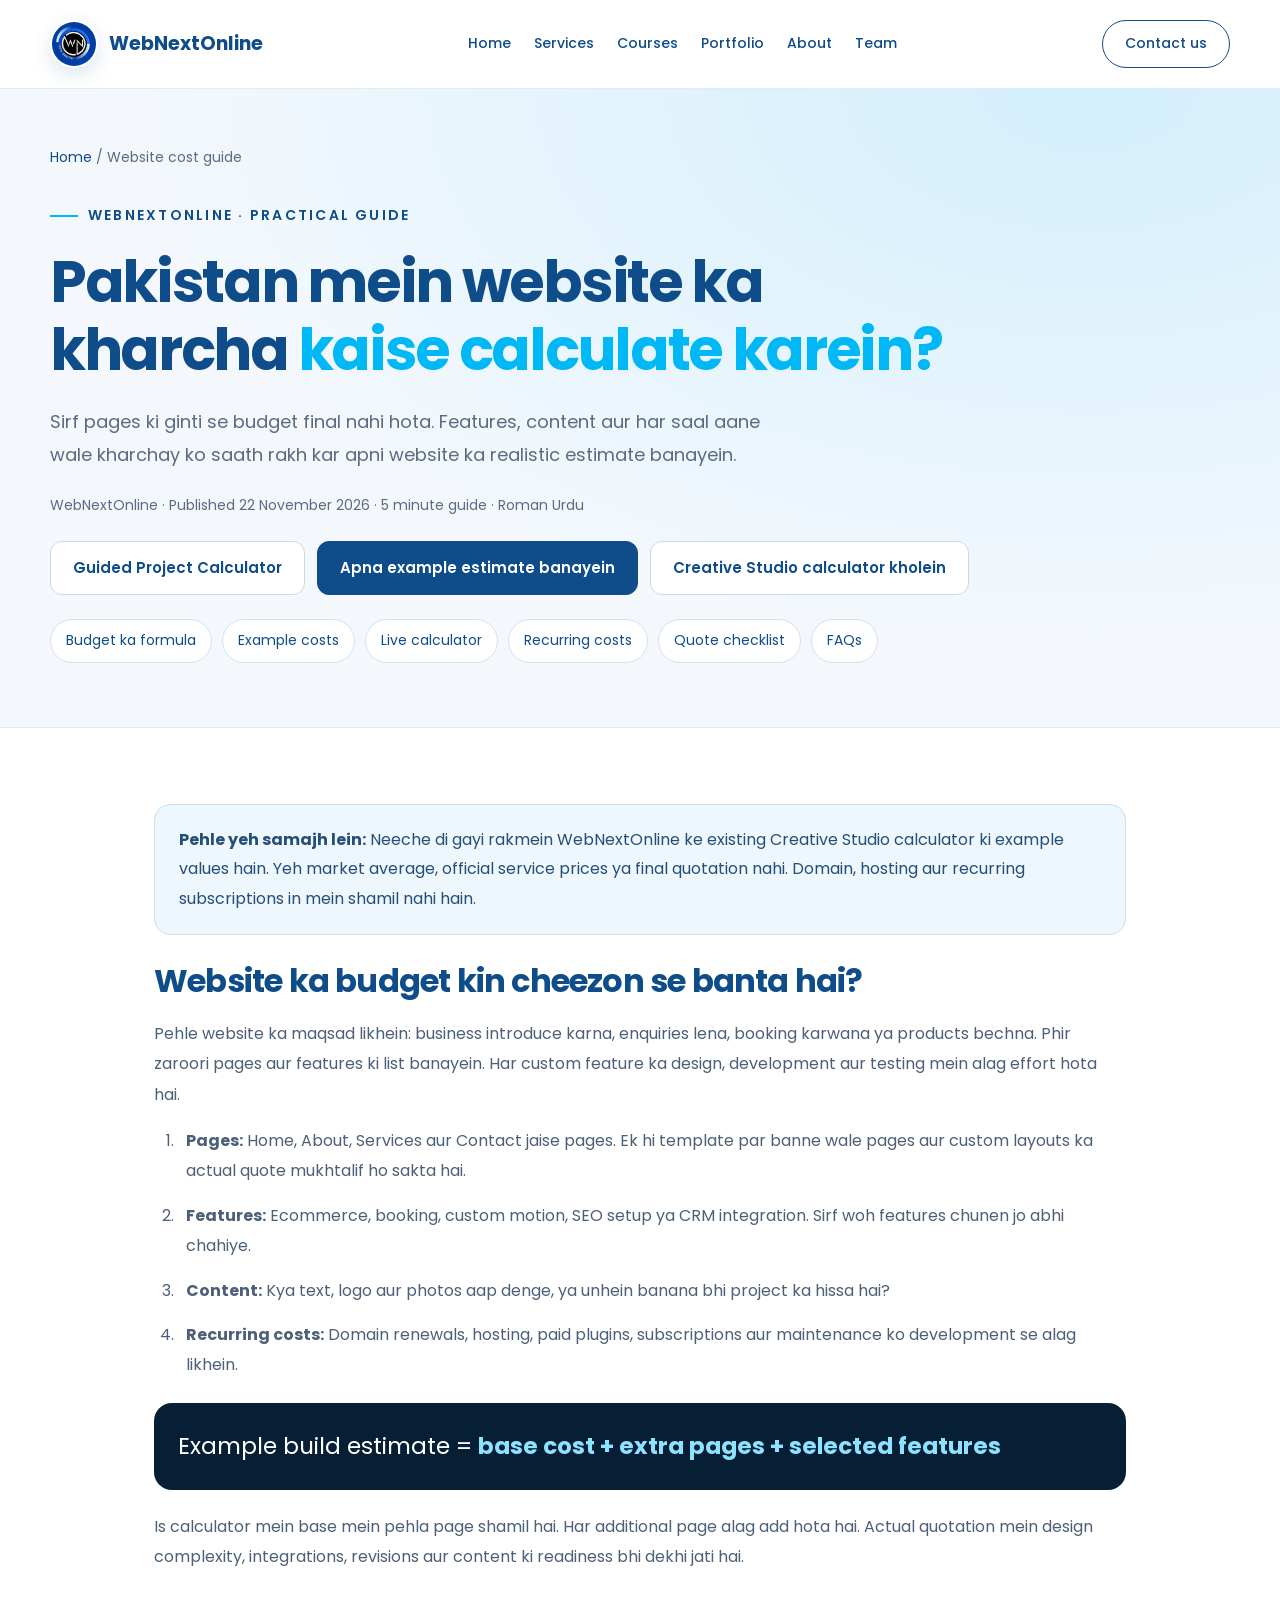
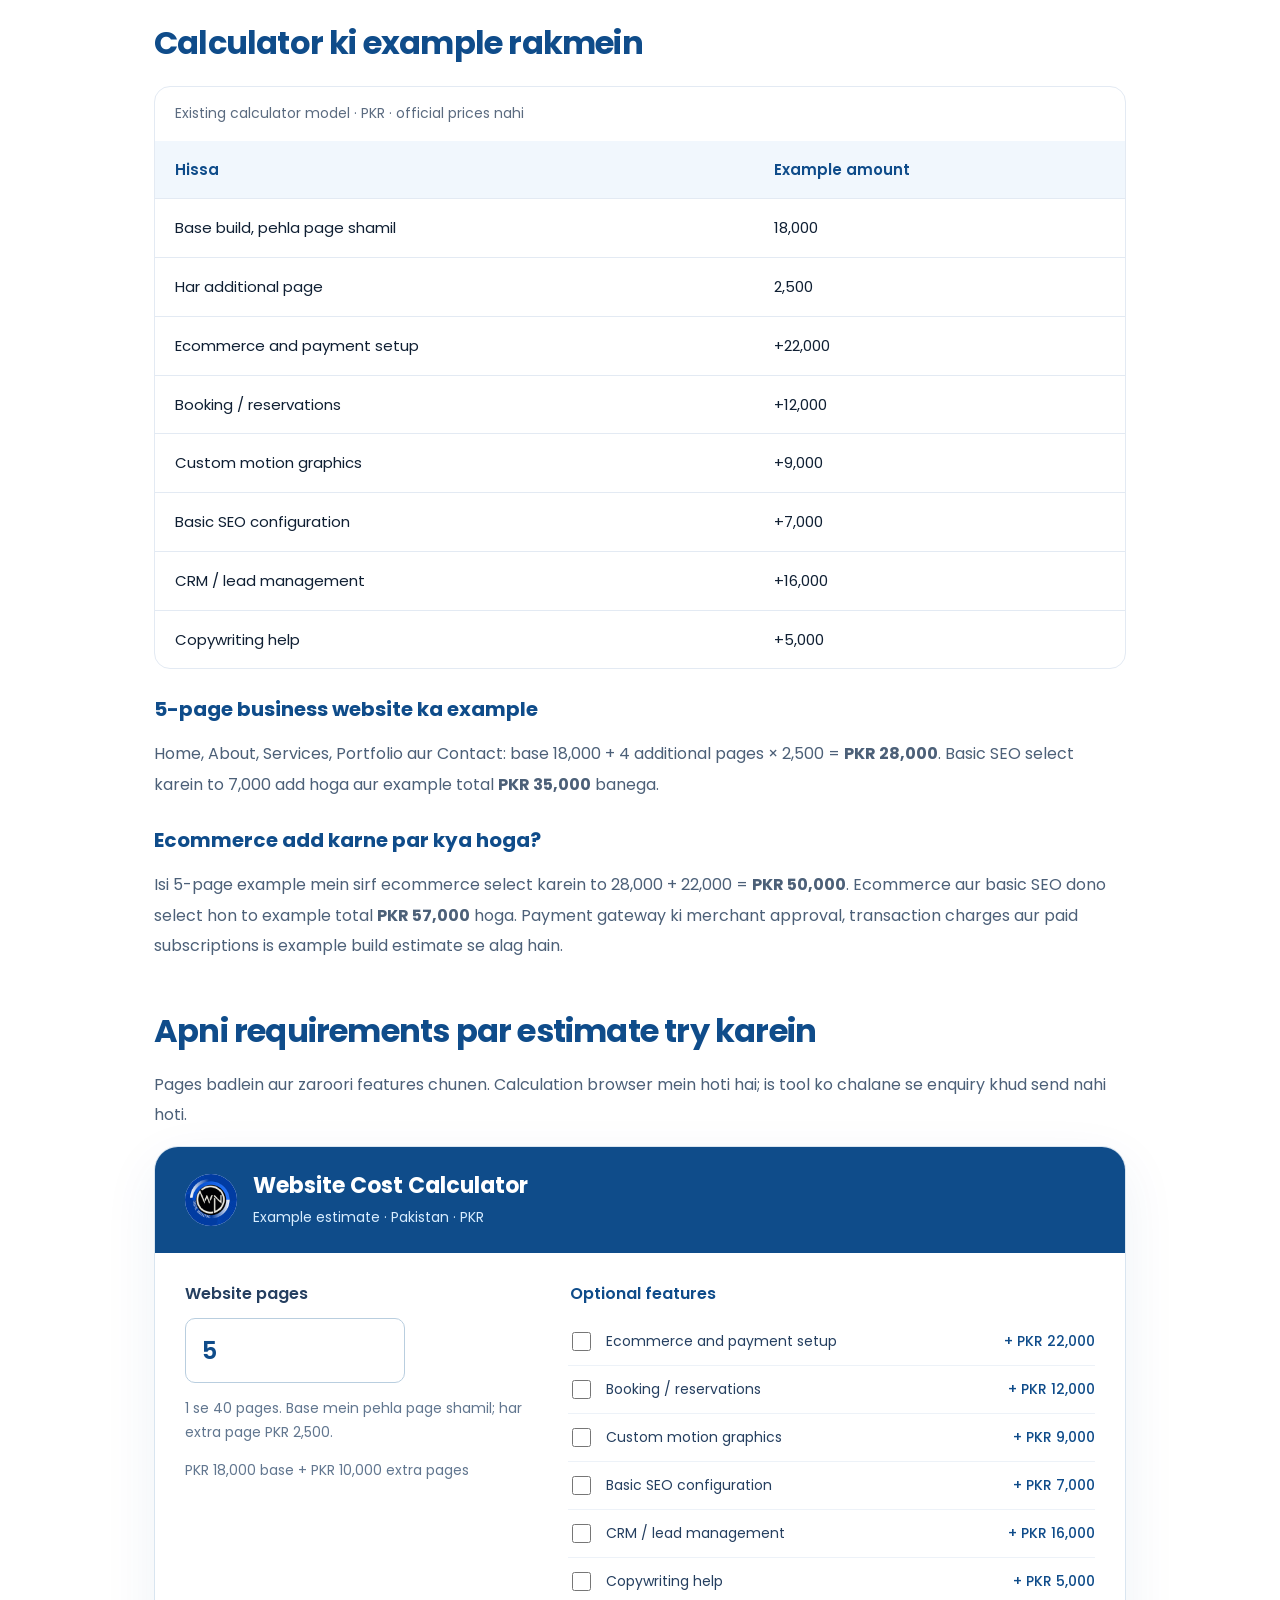
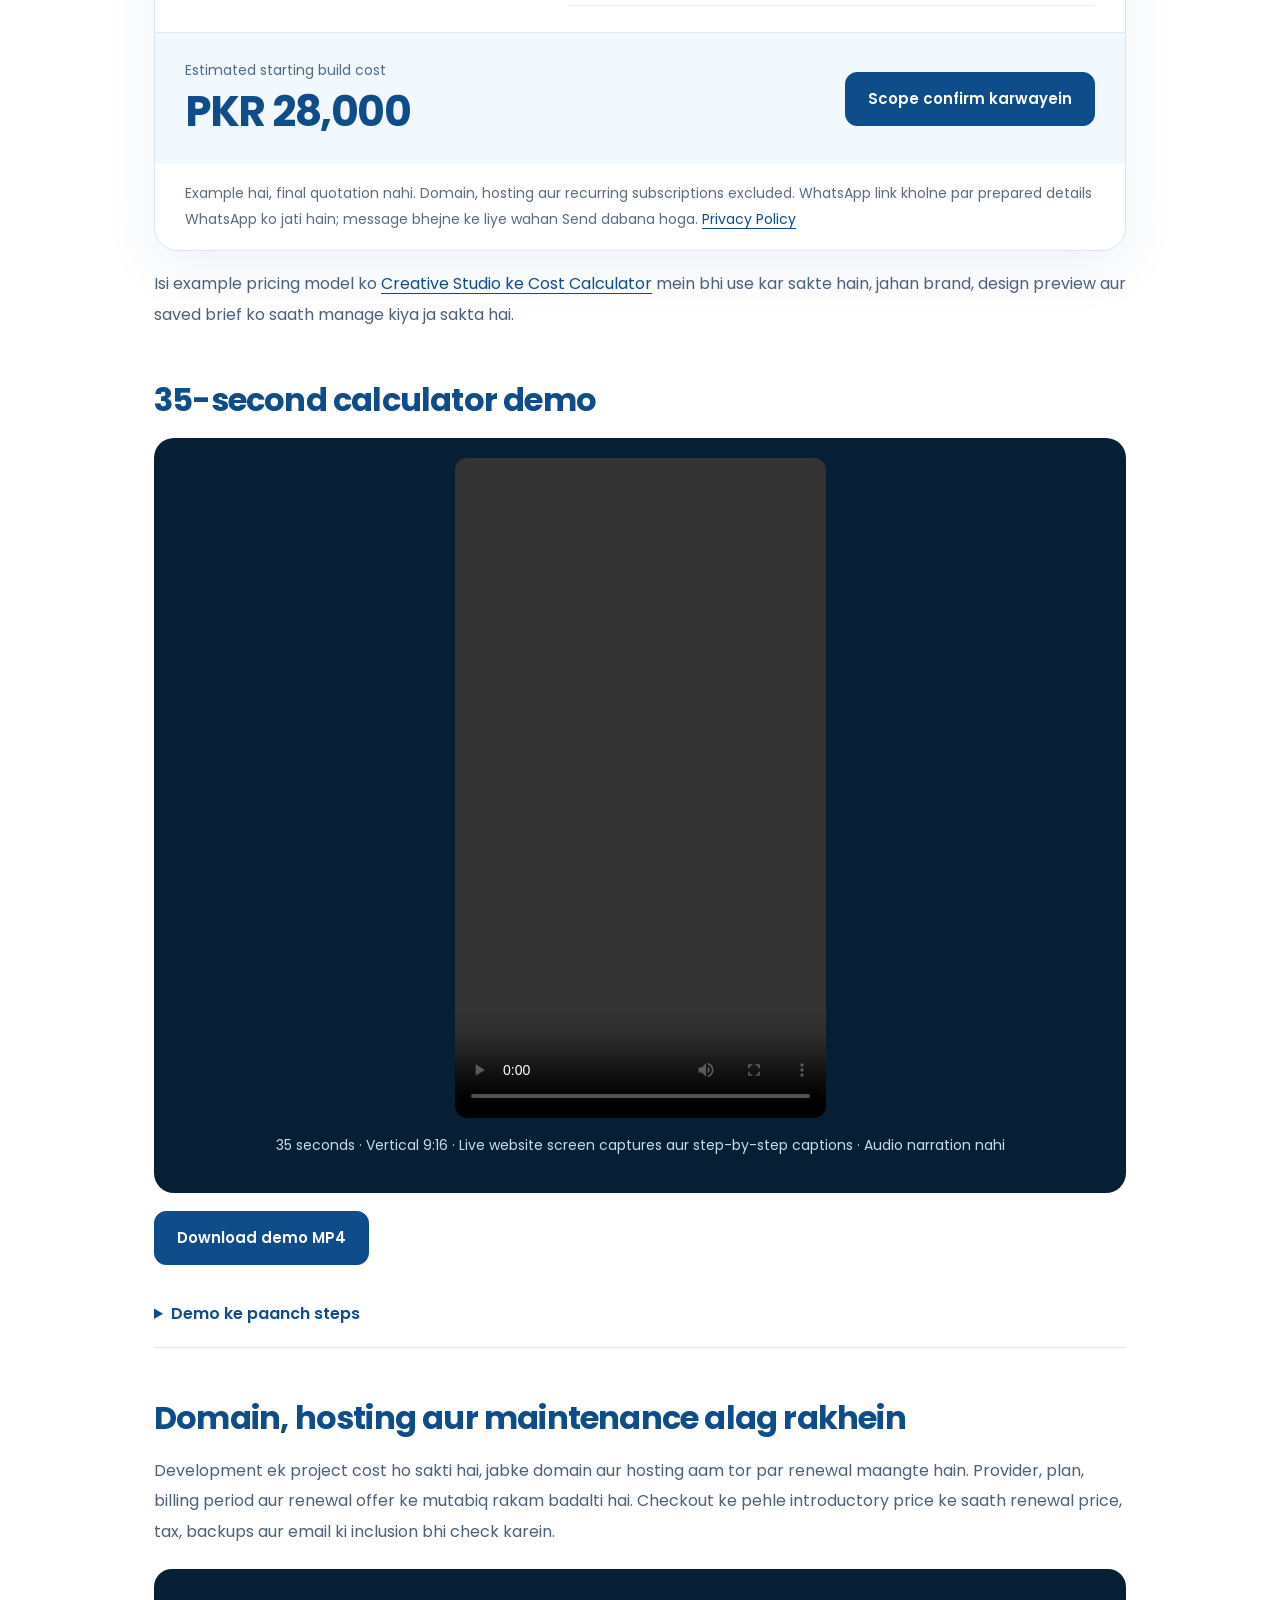
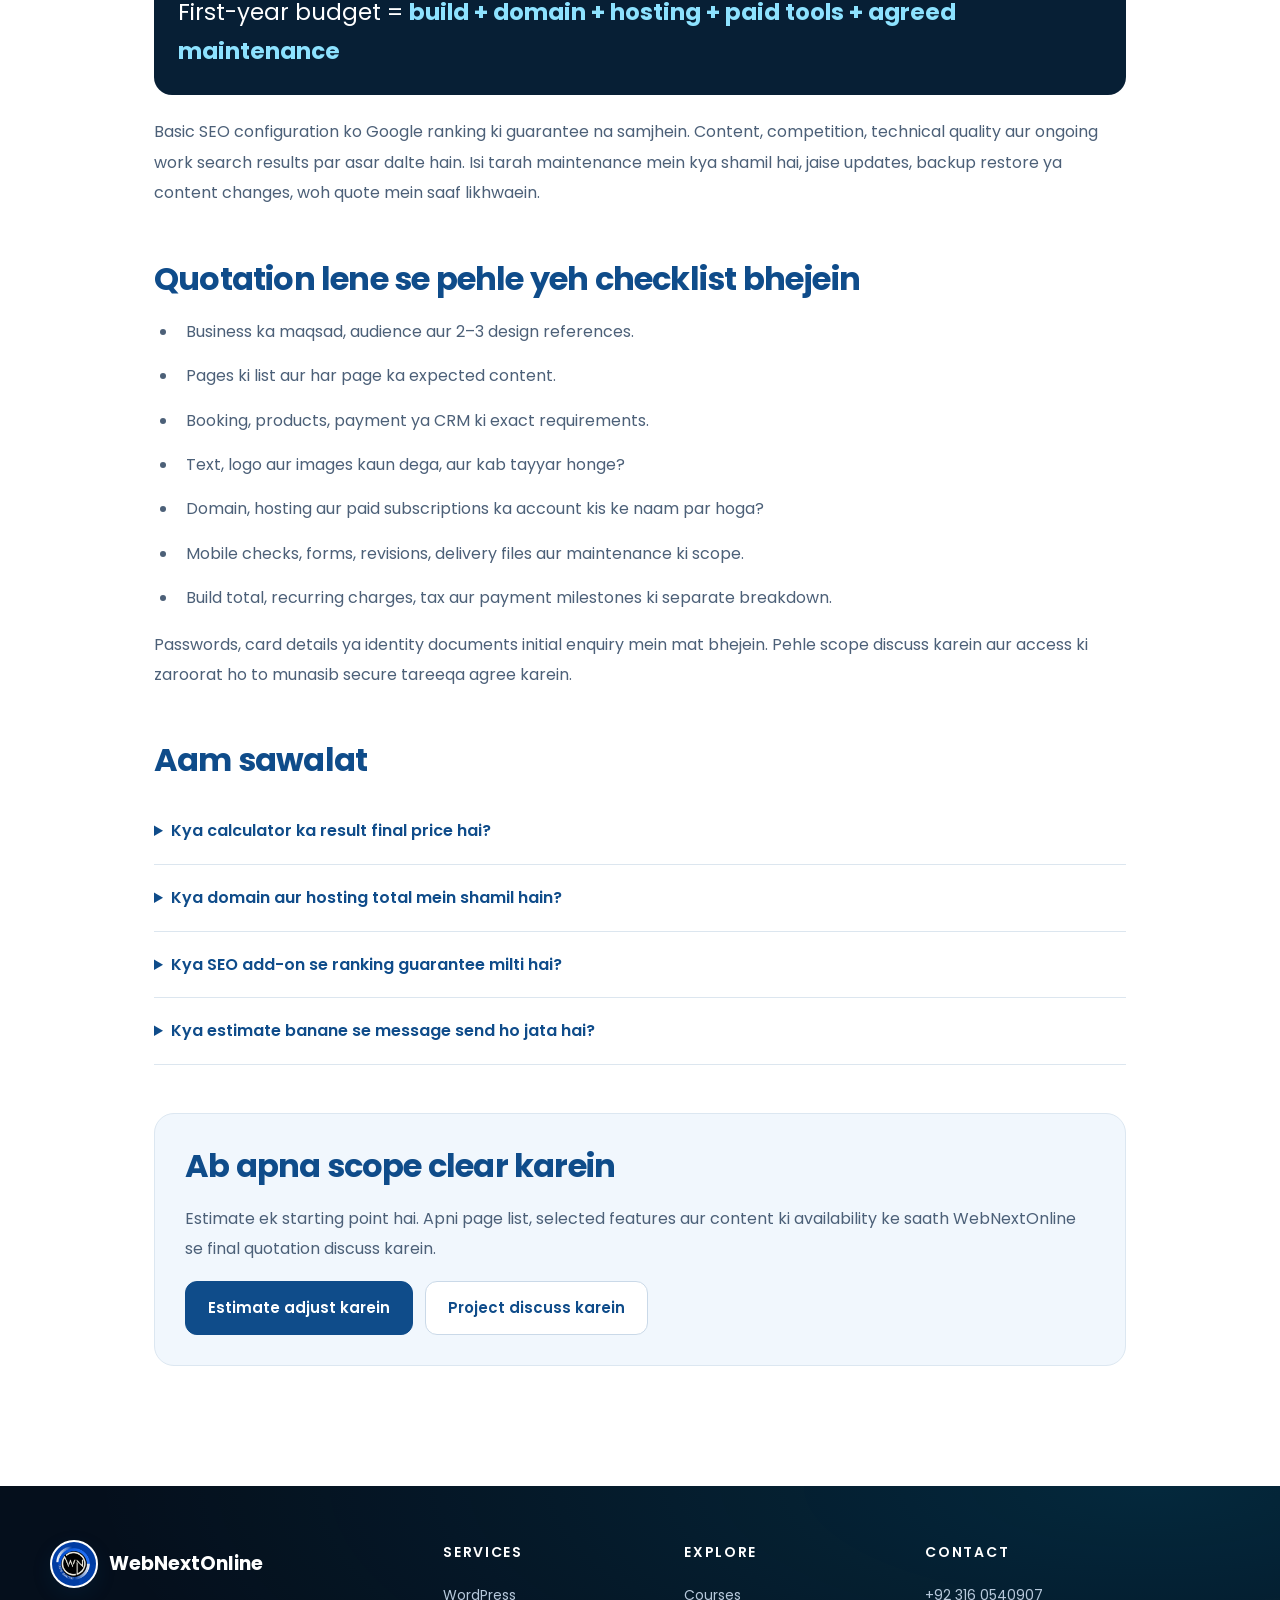
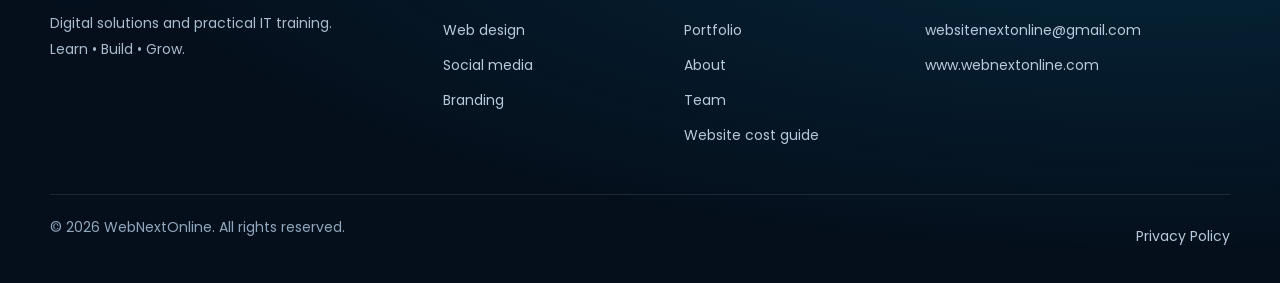
<file: guides/website-cost-pakistan/index.html>
<!doctype html><html lang="en-PK"><head><meta charset="utf-8"><meta name="viewport" content="width=device-width,initial-scale=1"><title>Pakistan Mein Website Ka Kharcha Kaise Calculate Karein | WebNextOnline</title><meta name="description" content="Website ka budget pages aur features ke hisaab se samjhein. Pakistan ke liye example PKR calculator, hidden costs aur quote checklist."><link rel="canonical" href="https://webnextonline.com/guides/website-cost-pakistan/"><link rel="icon" href="/assets/webnextonline-logo.jpg"><link rel="preconnect" href="https://fonts.googleapis.com"><link rel="preconnect" href="https://fonts.gstatic.com" crossorigin><link href="https://fonts.googleapis.com/css2?family=Poppins:wght@400;500;600;700;800&display=swap" rel="stylesheet"><style>:root{--navy:#071f35;--blue:#0f4c8a;--cyan:#00b8f5;--ink:#0f1f33;--muted:#5b6b80;--line:#e3eaf3;--pale:#f4f8fd}*{box-sizing:border-box}html{scroll-behavior:smooth;scroll-padding-top:110px}body{margin:0;font:400 16px/1.85 Poppins,Arial,sans-serif;color:var(--ink);background:#fff}a{color:var(--blue);text-decoration:none}a:hover{color:#0754c8}a:focus-visible,summary:focus-visible{outline:3px solid var(--cyan);outline-offset:5px}a,p{overflow-wrap:anywhere}.wrap{width:min(1180px,calc(100% - 48px));margin:auto}.skip{position:fixed;left:20px;top:-80px;z-index:100;background:#fff;padding:12px}.skip:focus{top:12px}.site-header{position:sticky;top:0;z-index:20;background:rgba(255,255,255,.97);border-bottom:1px solid var(--line);backdrop-filter:blur(14px)}.nav-inner{min-height:88px;display:flex;align-items:center;justify-content:space-between;gap:24px}.brand{display:inline-flex;align-items:center;gap:11px;font-size:19px;font-weight:700;color:var(--blue);white-space:nowrap}.brand img{display:block;object-fit:cover;border-radius:50%;border:2px solid #fff;background:#fff;box-shadow:0 7px 20px #0f4c8a24;flex-shrink:0}.desktop-nav{display:flex;gap:23px;align-items:center}.desktop-nav a{font-size:14px;font-weight:500}.pill{display:inline-flex;align-items:center;justify-content:center;border:1px solid var(--blue);border-radius:999px;padding:10px 22px;font-weight:500;font-size:14px}.mobile-nav{display:none}.hero{padding:60px 0 65px;text-align:center;background:radial-gradient(ellipse at 50% 0,#00b8f51c,transparent 68%),linear-gradient(#f7fbff,#fff);border-bottom:1px solid var(--line)}.crumb{font-size:14px;color:var(--muted);margin-bottom:26px}.eyebrow{color:var(--blue);font-size:14px;font-weight:600;letter-spacing:.16em;text-transform:uppercase;display:inline-flex;align-items:center;gap:10px}.eyebrow::before{content:"";width:28px;height:2px;background:var(--cyan)}h1{font-size:clamp(40px,5.4vw,64px);line-height:1.15;letter-spacing:-.045em;color:var(--blue);margin:20px 0}h1 span{color:var(--cyan)}.hero p{max-width:650px;margin:0 auto;color:var(--muted)}.updated{display:inline-flex;align-items:center;gap:9px;border:1px solid var(--line);border-radius:999px;padding:8px 17px;margin-top:23px;font-size:14px;background:#fff;color:var(--blue)}.updated svg{width:17px;height:17px}.layout{display:grid;grid-template-columns:250px minmax(0,1fr);gap:56px;align-items:start;padding:58px 0 80px}.toc{position:sticky;top:116px;background:var(--pale);border:1px solid var(--line);border-radius:18px;padding:25px}.toc h2{font-size:16px;margin:0 0 16px;color:var(--blue)}.toc a{display:block;color:var(--muted);font-size:14px;line-height:1.6;padding:8px 0}.toc a:hover{color:var(--blue)}.toc .contact-link{margin-top:15px;padding-top:19px;border-top:1px solid var(--line);color:var(--blue);font-weight:600}.policy{min-width:0}.policy>p:first-child{font-size:18px;line-height:1.8;color:var(--blue);margin:0 0 32px;padding:0 0 28px;border-bottom:1px solid var(--line)}.policy h2{font-size:clamp(21px,2.3vw,27px);line-height:1.4;font-weight:600;letter-spacing:-.025em;color:var(--blue);margin:35px 0 15px;scroll-margin-top:115px}.policy p{margin:0 0 18px;color:var(--muted)}.policy a{text-decoration:underline;text-underline-offset:4px}.site-footer{padding:54px 0 24px;background:radial-gradient(ellipse at 90% 0,#00b8f526,transparent 65%),#050f1c;color:#fff}.footer-grid{display:grid;grid-template-columns:1.4fr .8fr .8fr 1.2fr;gap:38px;padding-bottom:36px}.site-footer .brand{color:#fff}.site-footer p{font-size:14px;color:#a9bbcd;max-width:32ch}.site-footer h2{font-size:14px;letter-spacing:.12em;font-weight:600;margin:0 0 18px}.site-footer a:not(.brand){display:block;color:#b7c9dc;font-size:14px;margin:9px 0}.site-footer a:hover{color:#fff}.footer-bottom{border-top:1px solid #ffffff1a;padding-top:20px;display:flex;justify-content:space-between;gap:18px;flex-wrap:wrap;color:#91a7bd;font-size:14px}.footer-bottom a[aria-current]{color:#fff}.mobile-nav summary{cursor:pointer;font-size:16px;color:var(--blue);padding:8px;list-style:none}@media(max-width:1050px){.desktop-nav{gap:15px}.nav-inner>.pill{display:none}}@media(max-width:850px){.desktop-nav{display:none}.mobile-nav{display:block}.mobile-nav[open] .mobile-links{position:absolute;left:0;right:0;top:88px;background:#fff;border-bottom:1px solid var(--line);padding:14px 24px;box-shadow:0 12px 24px #071f3512}.mobile-links a{display:block;padding:9px 0}.layout{grid-template-columns:1fr;gap:32px}.toc{position:static;padding:22px}.toc-links{display:grid;grid-template-columns:1fr 1fr;gap:0 22px}.toc .contact-link{display:none}.footer-grid{grid-template-columns:1fr 1fr}}@media(max-width:520px){.wrap{width:calc(100% - 36px)}.brand{font-size:17px}.nav-inner{min-height:78px}.brand img{width:43px;height:43px}.mobile-nav[open] .mobile-links{top:78px}.hero{padding:34px 0 42px}.crumb{margin-bottom:20px}.layout{padding-top:30px;padding-bottom:45px}.toc-links{grid-template-columns:1fr}.footer-grid{grid-template-columns:1fr;gap:24px}.policy>p:first-child{font-size:17px}.footer-bottom{display:block}}@media(prefers-reduced-motion:reduce){html{scroll-behavior:auto}}.policy-hero-logo{display:block;width:96px;height:96px;object-fit:contain;border-radius:50%;margin:0 auto 24px;background:#fff;box-shadow:0 10px 32px #0f4c8a20;border:3px solid #fff}.brand img{object-fit:contain}@media(max-width:520px){.policy-hero-logo{width:80px;height:80px}}</style><link rel="stylesheet" href="/assets/website-cost-guide.css?v=20261122"><meta property="og:type" content="article"><meta property="og:title" content="Pakistan mein website ka kharcha kaise calculate karein"><meta property="og:description" content="Pages, features aur recurring costs ko samajh kar apna example website budget banayein."><meta property="og:url" content="https://webnextonline.com/guides/website-cost-pakistan/"><meta property="og:image" content="https://webnextonline.com/assets/webnextonline-logo.jpg"></head><body><a class="skip" href="#guide-content">Skip to website cost guide</a><header class="site-header"><div class="wrap nav-inner"><a class="brand" href="/"><img src="/assets/webnextonline-logo.jpg" width="48" height="48" alt="WebNextOnline logo"><span>WebNextOnline</span></a><nav class="desktop-nav" aria-label="Main navigation"><a href="/#home">Home</a><a href="/#services">Services</a><a href="/#courses">Courses</a><a href="/#portfolio">Portfolio</a><a href="/#about">About</a><a href="/#team">Team</a></nav><a class="pill" href="/#contact">Contact us</a><details class="mobile-nav"><summary aria-label="Open navigation">Menu</summary><nav class="mobile-links" aria-label="Mobile navigation"><a href="/#home">Home</a><a href="/#services">Services</a><a href="/#courses">Courses</a><a href="/#portfolio">Portfolio</a><a href="/#about">About</a><a href="/#team">Team</a><a href="/#contact">Contact</a></nav></details></div></header><main id="guide-content"><header class="guide-hero"><div class="wrap"><div class="crumb"><a href="/">Home</a> / Website cost guide</div><div class="eyebrow">WebNextOnline · Practical guide</div><h1>Pakistan mein website ka kharcha <span>kaise calculate karein?</span></h1><p class="intro">Sirf pages ki ginti se budget final nahi hota. Features, content aur har saal aane wale kharchay ko saath rakh kar apni website ka realistic estimate banayein.</p><p class="guide-meta">WebNextOnline · Published <time datetime="2026-11-22">22 November 2026</time> · 5 minute guide · Roman Urdu</p><div class="guide-actions"><a class="guide-btn secondary" href="/project-calculator/">Guided Project Calculator</a><a class="guide-btn" href="#calculator">Apna example estimate banayein</a><a class="guide-btn secondary" href="/?tool=cost#try-live">Creative Studio calculator kholein</a></div><nav class="guide-toc" aria-label="Guide sections"><a href="#budget">Budget ka formula</a><a href="#examples">Example costs</a><a href="#calculator">Live calculator</a><a href="#ongoing">Recurring costs</a><a href="#checklist">Quote checklist</a><a href="#faqs">FAQs</a></nav></div></header><div class="guide-shell guide-copy"><aside class="guide-notice"><strong>Pehle yeh samajh lein:</strong> Neeche di gayi rakmein WebNextOnline ke existing Creative Studio calculator ki example values hain. Yeh market average, official service prices ya final quotation nahi. Domain, hosting aur recurring subscriptions in mein shamil nahi hain.</aside>
<section id="budget"><h2>Website ka budget kin cheezon se banta hai?</h2><p>Pehle website ka maqsad likhein: business introduce karna, enquiries lena, booking karwana ya products bechna. Phir zaroori pages aur features ki list banayein. Har custom feature ka design, development aur testing mein alag effort hota hai.</p><ol class="guide-steps"><li><strong>Pages:</strong> Home, About, Services aur Contact jaise pages. Ek hi template par banne wale pages aur custom layouts ka actual quote mukhtalif ho sakta hai.</li><li><strong>Features:</strong> Ecommerce, booking, custom motion, SEO setup ya CRM integration. Sirf woh features chunen jo abhi chahiye.</li><li><strong>Content:</strong> Kya text, logo aur photos aap denge, ya unhein banana bhi project ka hissa hai?</li><li><strong>Recurring costs:</strong> Domain renewals, hosting, paid plugins, subscriptions aur maintenance ko development se alag likhein.</li></ol><div class="guide-math">Example build estimate = <strong>base cost + extra pages + selected features</strong></div><p>Is calculator mein base mein pehla page shamil hai. Har additional page alag add hota hai. Actual quotation mein design complexity, integrations, revisions aur content ki readiness bhi dekhi jati hai.</p></section>
<section id="examples"><h2>Calculator ki example rakmein</h2><div class="guide-table-wrap"><table class="guide-table"><caption style="padding:14px 20px;text-align:left;color:#5b6b80;font-size:14px">Existing calculator model · PKR · official prices nahi</caption><thead><tr><th scope="col">Hissa</th><th scope="col">Example amount</th></tr></thead><tbody><tr><td>Base build, pehla page shamil</td><td>18,000</td></tr><tr><td>Har additional page</td><td>2,500</td></tr><tr><td>Ecommerce and payment setup</td><td>+22,000</td></tr><tr><td>Booking / reservations</td><td>+12,000</td></tr><tr><td>Custom motion graphics</td><td>+9,000</td></tr><tr><td>Basic SEO configuration</td><td>+7,000</td></tr><tr><td>CRM / lead management</td><td>+16,000</td></tr><tr><td>Copywriting help</td><td>+5,000</td></tr></tbody></table></div><h3>5-page business website ka example</h3><p>Home, About, Services, Portfolio aur Contact: base 18,000 + 4 additional pages × 2,500 = <strong>PKR 28,000</strong>. Basic SEO select karein to 7,000 add hoga aur example total <strong>PKR 35,000</strong> banega.</p><h3>Ecommerce add karne par kya hoga?</h3><p>Isi 5-page example mein sirf ecommerce select karein to 28,000 + 22,000 = <strong>PKR 50,000</strong>. Ecommerce aur basic SEO dono select hon to example total <strong>PKR 57,000</strong> hoga. Payment gateway ki merchant approval, transaction charges aur paid subscriptions is example build estimate se alag hain.</p></section>
<section id="calculator-section"><h2>Apni requirements par estimate try karein</h2><p>Pages badlein aur zaroori features chunen. Calculation browser mein hoti hai; is tool ko chalane se enquiry khud send nahi hoti.</p><div id="calculator" class="calculator" data-cost-calculator><div class="calculator-head"><img src="/assets/webnextonline-logo.jpg" width="52" height="52" alt="WebNextOnline logo"><div><h3>Website Cost Calculator</h3><p>Example estimate · Pakistan · PKR</p></div></div><div class="calculator-body"><div><label class="calculator-pages" for="guide-pages">Website pages<input id="guide-pages" type="number" inputmode="numeric" min="1" max="40" step="1" value="5" aria-describedby="pages-help"></label><p class="calculator-small" id="pages-help">1 se 40 pages. Base mein pehla page shamil; har extra page PKR 2,500.</p><p class="calculator-small" id="guide-breakdown">PKR 18,000 base + PKR 10,000 extra pages</p></div><fieldset><legend>Optional features</legend><div id="guide-features"></div></fieldset></div><div class="calculator-total"><div><p>Estimated starting build cost</p><output id="guide-total" for="guide-pages" aria-live="polite" aria-atomic="true">PKR 28,000</output></div><a class="guide-btn" id="guide-quote" href="/#contact">Scope confirm karwayein</a></div><div class="calculator-foot">Example hai, final quotation nahi. Domain, hosting aur recurring subscriptions excluded. WhatsApp link kholne par prepared details WhatsApp ko jati hain; message bhejne ke liye wahan Send dabana hoga. <a href="/privacy-policy/">Privacy Policy</a><p data-calculator-fallback>Interactive estimate ke liye JavaScript enable karein. Upar ki table aur examples bina JavaScript ke bhi parh sakte hain.</p></div></div><p style="margin-top:18px">Isi example pricing model ko <a href="/?tool=cost#try-live">Creative Studio ke Cost Calculator</a> mein bhi use kar sakte hain, jahan brand, design preview aur saved brief ko saath manage kiya ja sakta hai.</p></section>
<section id="walkthrough"><h2>35-second calculator demo</h2><div class="guide-video"><video controls playsinline preload="metadata" width="1080" height="1920" aria-label="35-second WebNextOnline website cost calculator walkthrough"><source src="/media/website-cost-demo.mp4" type="video/mp4"><track kind="captions" src="/media/website-cost-demo.vtt" srclang="en" label="Roman Urdu"><p>Video playback supported nahi. <a href="/media/website-cost-demo.mp4">MP4 download karein</a>.</p></video><p>35 seconds · Vertical 9:16 · Live website screen captures aur step-by-step captions · Audio narration nahi</p></div><p style="margin-top:18px"><a class="guide-btn" href="/media/website-cost-demo.mp4" download="WebNextOnline_Website_Cost_Demo.mp4">Download demo MP4</a></p><details><summary>Demo ke paanch steps</summary><ol class="guide-steps"><li>Website pages select karein: 5 pages ka example PKR 28,000.</li><li>Basic SEO select karein: example PKR 35,000.</li><li>Ecommerce bhi select karein: SEO ke saath example PKR 57,000.</li><li>Domain, hosting, renewals aur subscriptions ka budget alag rakhein.</li><li>Pages, features aur content ki list ke saath final quote confirm karwayein. WhatsApp mein Send khud press karein.</li></ol></details></section>
<section id="ongoing"><h2>Domain, hosting aur maintenance alag rakhein</h2><p>Development ek project cost ho sakti hai, jabke domain aur hosting aam tor par renewal maangte hain. Provider, plan, billing period aur renewal offer ke mutabiq rakam badalti hai. Checkout ke pehle introductory price ke saath renewal price, tax, backups aur email ki inclusion bhi check karein.</p><div class="guide-math">First-year budget = <strong>build + domain + hosting + paid tools + agreed maintenance</strong></div><p>Basic SEO configuration ko Google ranking ki guarantee na samjhein. Content, competition, technical quality aur ongoing work search results par asar dalte hain. Isi tarah maintenance mein kya shamil hai, jaise updates, backup restore ya content changes, woh quote mein saaf likhwaein.</p></section>
<section id="checklist"><h2>Quotation lene se pehle yeh checklist bhejein</h2><ul class="guide-steps"><li>Business ka maqsad, audience aur 2–3 design references.</li><li>Pages ki list aur har page ka expected content.</li><li>Booking, products, payment ya CRM ki exact requirements.</li><li>Text, logo aur images kaun dega, aur kab tayyar honge?</li><li>Domain, hosting aur paid subscriptions ka account kis ke naam par hoga?</li><li>Mobile checks, forms, revisions, delivery files aur maintenance ki scope.</li><li>Build total, recurring charges, tax aur payment milestones ki separate breakdown.</li></ul><p>Passwords, card details ya identity documents initial enquiry mein mat bhejein. Pehle scope discuss karein aur access ki zaroorat ho to munasib secure tareeqa agree karein.</p></section>
<section id="faqs"><h2>Aam sawalat</h2><details><summary>Kya calculator ka result final price hai?</summary><p>Nahi. Yeh example starting estimate hai. Final quote requirements aur scope review ke baad confirm hota hai.</p></details><details><summary>Kya domain aur hosting total mein shamil hain?</summary><p>Nahi. Domain, hosting aur recurring subscriptions excluded hain; inhein apne budget mein alag add karein.</p></details><details><summary>Kya SEO add-on se ranking guarantee milti hai?</summary><p>Nahi. Basic SEO configuration technical setup ka example hai. Search ranking guarantee nahi hoti.</p></details><details><summary>Kya estimate banane se message send ho jata hai?</summary><p>Nahi. Calculator browser mein chalta hai. Quote link kholne par selected details WhatsApp ko pass hoti hain, aur message deliver karne ke liye wahan Send press karna hota hai.</p></details></section>
<section class="guide-bottom"><h2>Ab apna scope clear karein</h2><p>Estimate ek starting point hai. Apni page list, selected features aur content ki availability ke saath WebNextOnline se final quotation discuss karein.</p><div class="guide-actions"><a class="guide-btn" href="#calculator">Estimate adjust karein</a><a class="guide-btn secondary" href="/#contact">Project discuss karein</a></div></section></div></main><script src="/assets/website-pricing.js?v=20261122"></script><script src="/assets/website-cost-guide.js?v=20261122" defer></script><footer class="site-footer"><div class="wrap"><div class="footer-grid"><div><a class="brand" href="/"><img src="/assets/webnextonline-logo.jpg" width="48" height="48" alt="WebNextOnline logo"><span>WebNextOnline</span></a><p>Digital solutions and practical IT training. Learn • Build • Grow.</p></div><div><h2>SERVICES</h2><a href="/#services">WordPress</a><a href="/#services">Web design</a><a href="/#services">Social media</a><a href="/#services">Branding</a></div><div><h2>EXPLORE</h2><a href="/#courses">Courses</a><a href="/#portfolio">Portfolio</a><a href="/#about">About</a><a href="/#team">Team</a><a href="/guides/website-cost-pakistan/">Website cost guide</a></div><div><h2>CONTACT</h2><a href="https://wa.me/923160540907">+92 316 0540907</a><a href="mailto:websitenextonline@gmail.com">websitenextonline@gmail.com</a><a href="/">www.webnextonline.com</a></div></div><div class="footer-bottom"><span>© 2026 WebNextOnline. All rights reserved.</span><a href="/privacy-policy/">Privacy Policy</a></div></div></footer></body></html>
</file>
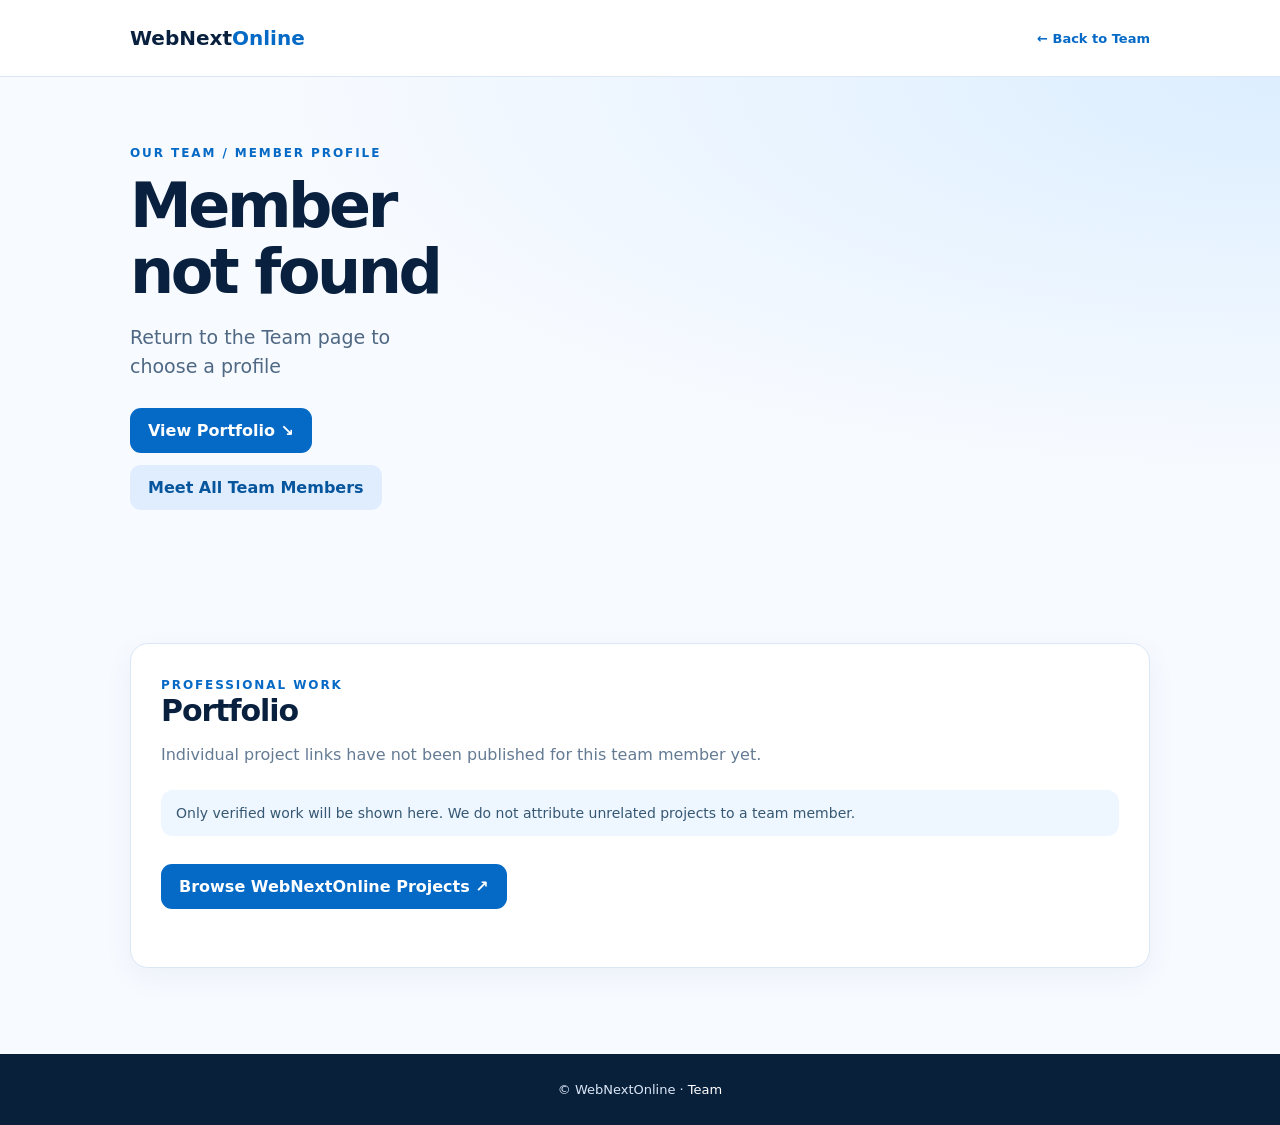
<file: team/profile/index.html>
<!doctype html><html lang="en"><head><meta charset="utf-8"><meta name="viewport" content="width=device-width,initial-scale=1"><title>Team Profile | WebNextOnline</title><meta name="description" content="Meet the WebNextOnline team and explore their professional profiles and available work."><style>
:root{--ink:#09213f;--blue:#0569c6;--line:#dbe7f5;--mute:#647b94}*{box-sizing:border-box}body{margin:0;font-family:Inter,system-ui,-apple-system,Segoe UI,sans-serif;color:var(--ink);background:#f7faff}a{text-decoration:none}.wrap{width:min(1020px,calc(100% - 36px));margin:auto}.top{background:#fff;border-bottom:1px solid var(--line)}.top .wrap{min-height:76px;display:flex;align-items:center;justify-content:space-between;gap:15px}.brand{font-size:20px;font-weight:850;color:var(--ink)}.brand span{color:var(--blue)}.back{color:var(--blue);font-weight:700;font-size:13px}.hero{padding:65px 0 45px;background:radial-gradient(ellipse at top right,#dceeff,transparent 55%)}.profile{display:grid;grid-template-columns:minmax(220px,330px) 1fr;align-items:center;gap:48px}.portrait{width:100%;aspect-ratio:3/4;object-fit:cover;object-position:center top;border-radius:20px;box-shadow:0 18px 40px #12396325;background:#dce8f5}.eyebrow{font-size:12px;letter-spacing:.16em;text-transform:uppercase;color:var(--blue);font-weight:800}.hero h1{font-size:clamp(36px,6vw,62px);letter-spacing:-.055em;line-height:1.06;margin:12px 0}.role{font-size:19px;line-height:1.5;color:#4f6883}.actions{display:flex;gap:12px;flex-wrap:wrap;margin:28px 0}.btn{padding:13px 18px;border-radius:11px;color:#fff;background:var(--blue);font-weight:750;display:inline-flex;align-items:center;justify-content:center}.btn.alt{color:#07559d;background:#dfedff}.section{padding:60px 0 86px}.panel{background:#fff;border:1px solid var(--line);padding:30px;border-radius:18px;box-shadow:0 9px 30px #0b3a6d0d}.panel h2{font-size:30px;letter-spacing:-.035em;margin:0 0 13px}.panel p{color:var(--mute);line-height:1.8;margin:0 0 20px}.note{background:#eef6ff;border-radius:12px;padding:15px;color:#365873;font-size:14px}.footer{background:#09203b;color:#dce8f7;padding:28px 0;text-align:center;font-size:13px}@media(max-width:650px){.profile{grid-template-columns:1fr;gap:26px}.portrait{max-width:340px}.hero{padding:36px 0 28px}}
</style></head><body><header class="top"><div class="wrap"><a class="brand" href="/#home">WebNext<span>Online</span></a><a class="back" href="/#team">← Back to Team</a></div></header><main><section class="hero"><div class="wrap profile"><img id="portrait" class="portrait" alt="Team member portrait"><div><span class="eyebrow">Our Team / Member Profile</span><h1 id="memberName">Team Member</h1><p id="memberRole" class="role"></p><div class="actions"><a class="btn" href="#portfolio">View Portfolio ↘</a><a class="btn alt" href="/#team">Meet All Team Members</a></div></div></div></section><section id="portfolio" class="section"><div class="wrap"><div class="panel"><span class="eyebrow">Professional Work</span><h2 id="portfolioTitle">Portfolio</h2><p id="portfolioText">Individual project links have not been published for this team member yet.</p><div class="note">Only verified work will be shown here. We do not attribute unrelated projects to a team member.</div><div class="actions"><a class="btn" href="/#portfolio">Browse WebNextOnline Projects ↗</a></div></div></div></section></main><footer class="footer">© WebNextOnline · <a href="/#team" style="color:white">Team</a></footer><script>
(()=>{const members={
"muhammad-abuzar":["Muhammad Abuzar","Video Editor · Animator · Graphic Designer","muhammad-abuzar.webp"],
"shahzaib":["Shahzaib","Coding Expert & WordPress","shahzaib.webp"],
"jahanzeb":["Jahanzeb","Canva & MS Office","jahanzeb.webp"],
"rehman":["Rehman","Canva, MS Office & Social Media Marketing","rehman.webp"],
"talal":["Talal","Video Editing & Graphic Designing","talal.webp"],
"abdul-haseeb":["Abdul Haseeb","WordPress, AI & Social Media Marketing","abdul-haseeb.webp"],
"taimoor":["Taimoor Farooq","Digital Marketer & Content Strategist","taimoor.webp"],
"hamza-farooq":["Hamza Farooq","Chief Executive Officer · WordPress & Marketing","hamza.webp"],
"abdullah":["Abdullah","Team Member","abdullah.webp"],
"sohail":["Sohail","WordPress, Quranic Teaching & Social Media Marketing","sohail.webp"]};
const key=new URLSearchParams(location.search).get("member"),p=members[key]||null;
if(!p){document.getElementById("memberName").textContent="Member not found";document.getElementById("memberRole").textContent="Return to the Team page to choose a profile";document.getElementById("portrait").hidden=true;return}
document.title=p[0]+" — Team Profile | WebNextOnline";
document.getElementById("memberName").textContent=p[0];document.getElementById("memberRole").textContent=p[1];
const image=document.getElementById("portrait");image.src="/assets/team-album/"+p[2];image.alt=p[0]+" — WebNextOnline team portrait";
document.getElementById("portfolioTitle").textContent=p[0]+"'s portfolio";
if(key==="taimoor"){
const link=document.querySelector('.hero .actions .btn');link.href='/taimoor-farooq/';link.textContent='View Portfolio';
document.getElementById('portfolioText').textContent='Explore Taimoor Farooq’s digital marketing services, creative tools, skills and contact details using View Portfolio above.';
document.querySelector('#portfolio .note').hidden=true;
}
if(key==="abdul-haseeb"||key==="hamza-farooq"){
document.getElementById("portfolioText").textContent="A dedicated portfolio page is available for this member, with selected design and website work.";
const link=document.createElement("a");link.href="/"+key+"/";link.className="btn alt";link.textContent="Open dedicated portfolio ↗";document.querySelector("#portfolio .actions").prepend(link);
}
})();
</script></body></html>
</file>
<file: assets/team-album/album.css>
/* Scoped to the existing Meet the Team album. */
.wn-album{--album-sides:3;--album-width:280px;--album-step:212px;position:relative;isolation:isolate;margin:28px auto 0;padding:12px 0 24px;max-width:1100px;overflow:hidden;border-radius:24px;background:radial-gradient(ellipse at 50% 44%,#00b8f514,transparent 67%)}
.wn-album-stage{position:relative;height:560px;perspective:1400px;touch-action:pan-y;user-select:none;outline-offset:-4px}
.wn-album-card{position:absolute;top:24px;left:50%;width:var(--album-width);margin:0 0 0 calc(var(--album-width) / -2);overflow:hidden;border:1px solid var(--ln);border-radius:18px;background:var(--n);box-shadow:0 18px 40px #071f3529;transition:transform .8s cubic-bezier(.22,.68,.16,1),opacity .65s,border-color .65s;backface-visibility:hidden;will-change:transform,opacity}
.wn-album-card img{display:block;width:100%;height:420px;object-fit:contain;background:#06292e;pointer-events:none}
.wn-album-caption{min-height:104px;padding:13px 14px 15px;text-align:center;color:#fff}
.wn-album-caption h3{font:600 19px/1.3 Poppins,system-ui,sans-serif;letter-spacing:-.02em;color:#fff}
.wn-album-caption p{font-size:12px;line-height:1.5;margin:5px auto 0;color:#d4e5f4;max-width:240px}
.wn-album-card[data-distance="0"]{border-color:var(--c);box-shadow:0 20px 46px #071f3538,0 0 0 1px var(--c)}
.wn-album-card[data-distance="1"],.wn-album-card[data-distance="2"],.wn-album-card[data-distance="3"]{cursor:pointer}
.wn-album-controls{display:flex;align-items:center;justify-content:center;gap:14px;padding:0 12px;flex-wrap:wrap}
.wn-album-arrow,.wn-album-toggle{display:grid;place-items:center;min-width:44px;height:44px;padding:0;border:1px solid var(--ln);border-radius:50%;background:#fff;color:var(--d);box-shadow:0 4px 12px #071f350a}
.wn-album-arrow{font-size:27px;line-height:1}
.wn-album-toggle svg{width:16px;height:16px;fill:currentColor}
.wn-album-arrow:hover,.wn-album-toggle:hover{border-color:var(--c);background:var(--bg)}
.wn-album-controls button:focus-visible,.wn-album-stage:focus-visible{outline:3px solid var(--c);outline-offset:3px}
.wn-album-dots{display:flex;align-items:center;justify-content:center;gap:0}
.wn-album-dot{width:26px;height:36px;border:0;background:transparent;padding:0;display:grid;place-items:center}
.wn-album-dot::after{content:"";width:6px;height:6px;border-radius:8px;background:#92a9c0;transition:width .3s,background .3s}
.wn-album-dot[aria-current="true"]::after{width:19px;background:var(--d)}
.wn-album-status{text-align:center;margin:13px 0 0;font-size:12px;color:var(--m)}
.wn-album-sr{position:absolute;width:1px;height:1px;overflow:hidden;clip-path:inset(50%);white-space:nowrap}
@media(max-width:900px){.wn-album{--album-sides:2}}
@media(max-width:620px){.wn-album{--album-width:230px;--album-step:146px;margin-top:20px;border-radius:16px}.wn-album-stage{height:490px}.wn-album-card{top:20px;border-radius:15px}.wn-album-card img{height:345px}.wn-album-caption{min-height:104px;padding:12px}.wn-album-caption h3{font-size:18px}.wn-album-controls{gap:7px}.wn-album-dot{width:21px}.wn-album-arrow,.wn-album-toggle{min-width:40px;height:40px}}
@media(max-width:360px){.wn-album{--album-width:208px;--album-step:126px}.wn-album-stage{height:462px}.wn-album-card img{height:312px}.wn-album-controls{gap:4px}.wn-album-dot{width:18px}}
@media(prefers-reduced-motion:reduce){.wn-album-card,.wn-album-dot::after{transition:none!important}}
</file>
<file: assets/team-album/member-directory.css>
/* Original team carousel: portraits, names and roles only. */
#wnMemberDirectory,.wn-member-directory{display:none!important}
#wnTeamAlbum .wn-album-card a,#wnTeamAlbum .wn-album-card button,#wnTeamAlbum .wn-album-member-actions,#wnTeamAlbum .wn-team-inline-actions,#wnTeamAlbum .wn-haseeb-portfolio,#wnTeamAlbum .wn-album-member-btn{display:none!important;visibility:hidden!important}

/* Hide the complete footer credit, including its surrounding text. */
#wn-hc-credit { display: none !important; }
</file>
<file: assets/project-calculator.css>
.pc-hero{padding:48px 0 54px;background:radial-gradient(ellipse at 85% 0,#00b8f526,transparent 65%),#f4f8fd;border-bottom:1px solid #e3eaf3}.pc-hero h1{margin:16px 0 20px;font-size:clamp(38px,5vw,64px);line-height:1.14}.pc-hero p{max-width:720px;color:#5b6b80}.pc-hero .pc-note{font-size:14px;margin-top:20px}.pc-layout{display:grid;grid-template-columns:minmax(0,1fr) 340px;gap:30px;align-items:start;padding-top:40px;padding-bottom:72px}.pc-card{padding:32px;border:1px solid #dce7f1;background:white;border-radius:22px;box-shadow:0 14px 46px #0f4c8a0c}.pc-progress{display:flex;gap:8px;flex-wrap:wrap;margin-bottom:20px}.pc-progress span{font-size:14px;border:1px solid #dbe6f1;color:#60748b;border-radius:999px;padding:9px 14px}.pc-progress [aria-current]{color:white;background:#0f4c8a;border-color:#0f4c8a}.pc-kicker{color:#0f4c8a;font-size:13px;font-weight:700;letter-spacing:.13em;margin:0 0 12px}.pc-card h2{color:#0f4c8a;font-size:26px;line-height:1.35;letter-spacing:-.03em;margin:0 0 25px}.pc-card h3{font-size:19px;line-height:1.4;color:#0f4c8a;margin:27px 0 12px}.pc-fields{display:grid;gap:22px}.pc-fields label,.pc-page-label{font-size:15px;font-weight:600;color:#244563}.pc-fields label>span,fieldset legend>span{color:#657a90;font-weight:400}.pc-fields input,.pc-fields select,.pc-fields textarea,.pc-page-label input{display:block;width:100%;padding:13px 15px;font:400 16px/1.6 Poppins,Arial,sans-serif;color:#102f4b;border:1px solid #bacedd;border-radius:10px;margin-top:8px;background:#fff}.pc-fields textarea{resize:vertical;min-height:110px}.pc-page-label input{max-width:180px;font-size:23px;font-weight:600}.pc-fields input:focus,.pc-fields select:focus,.pc-fields textarea:focus,.pc-page-label input:focus{outline:3px solid #00b8f544;outline-offset:1px;border-color:#0f4c8a}.pc-help{color:#61768a;font-size:14px;line-height:1.8}.pc-btn{display:inline-flex;align-items:center;justify-content:center;background:#0f4c8a;color:#fff;text-decoration:none;border:1px solid #0f4c8a;border-radius:12px;padding:12px 18px;font:600 14px/1.5 Poppins,Arial,sans-serif;cursor:pointer;min-height:48px}.pc-btn:hover{background:#071f35;color:#fff}.pc-btn.secondary{background:white;color:#0f4c8a;border-color:#b7cddd}.pc-btn:focus-visible{outline:3px solid #00b8f5;outline-offset:4px}.pc-nav{display:flex;flex-wrap:wrap;gap:12px;margin-top:26px;align-items:center}.pc-check{display:flex;gap:12px;align-items:flex-start;border-bottom:1px solid #e7eef5;padding:14px 0;line-height:1.6;color:#294964;font-size:15px;cursor:pointer}.pc-check input{width:19px;height:19px;margin-top:3px;accent-color:#0f4c8a;flex-shrink:0}.pc-check b{margin-left:auto;white-space:nowrap;font-size:14px;color:#0f4c8a}.pc-card fieldset{border:0;padding:0;margin:25px 0 0;min-width:0}.pc-card legend{font-size:15px;color:#0f4c8a;font-weight:600}.pc-summary{position:sticky;top:110px}.pc-summary h2{font-size:19px;margin-bottom:12px}.pc-summary output{font-size:32px;letter-spacing:-.04em;line-height:1.3;font-weight:700;color:#0f4c8a;display:block;overflow-wrap:anywhere}.pc-summary #pc-breakdown{font-size:14px;color:#5b6b80;line-height:1.7}.pc-summary a{font-size:14px;text-decoration:underline;text-underline-offset:4px}.pc-divider{border-top:1px solid #e1eaf3;margin:24px 0}.pc-custom{background:#edf7ff;border-radius:10px;padding:12px;font-size:14px;color:#235c88}.pc-suggestion,.pc-help-box{padding:20px;background:#f0f8fe;border:1px solid #d4e8f7;border-radius:14px;margin:0 0 24px;color:#254e71}.pc-suggestion p,.pc-help-box p{font-size:14px;line-height:1.85;margin:10px 0}.pc-recommendation{padding:19px 0;border-bottom:1px solid #e0eaf3}.pc-recommendation h3{margin:0 0 8px}.pc-recommendation p{font-size:15px;color:#526b80;line-height:1.85;margin:0}.pc-result-intro{font-size:17px;color:#385f80}.pc-card pre{white-space:pre-wrap;overflow-wrap:anywhere;padding:20px;background:#f5f8fc;border:1px solid #dfe8f1;border-radius:12px;font:400 14px/1.9 Poppins,Arial,sans-serif;color:#405e78}.pc-card ol{padding-left:23px;color:#4e667c;font-size:15px;line-height:1.85}.pc-card ol li{padding-left:4px;margin:9px 0}#pc-error{color:#b02a37;font-size:14px;margin-top:16px}.pc-step[hidden],#pc-web-fields[hidden],[hidden]{display:none!important}@media(max-width:980px){.pc-layout{grid-template-columns:minmax(0,1fr) 290px;gap:20px}.pc-card{padding:24px}.pc-summary output{font-size:28px}}@media(max-width:760px){.pc-layout{grid-template-columns:1fr;gap:24px;padding-top:28px}.pc-summary{position:static}.pc-summary .pc-divider{margin:15px 0}.pc-hero{padding:34px 0 36px}.pc-progress span{padding:8px 11px;font-size:13px}.pc-card h2{font-size:24px}.pc-card{padding:23px}.pc-nav .pc-btn{flex:1 1 auto}.pc-check{flex-wrap:wrap}.pc-check b{margin-left:31px}.pc-summary .pc-help{margin-bottom:0}}
</file>
<file: assets/abdul-haseeb/reference.css>
:root{--ink:#011e40;--blue:#076ab2;--line:#95acc1;--muted:#142035;color-scheme:light}*{box-sizing:border-box}html{scroll-behavior:smooth;scroll-padding-top:24px}body{margin:0;color:var(--ink);font-family:Inter,Arial,sans-serif;font-size:16px;background:radial-gradient(ellipse at 5% 35%,#e3f2ff,transparent 45%),radial-gradient(ellipse at 95% 13%,#cfe7ff,transparent 45%),#f3f8ff}a{color:inherit;text-decoration:none}button{font:inherit}h1,h2,h3,p,ul,blockquote{margin:0}ul{padding:0;list-style:none}h2,h3{line-height:1.1}a:focus-visible{outline:3px solid #0077c9;outline-offset:5px;border-radius:3px}a{-webkit-tap-highlight-color:transparent}img,svg{display:block;max-width:100%}.sr-only,.skip{position:absolute;width:1px;height:1px;padding:0;margin:-1px;overflow:hidden;clip:rect(0,0,0,0);white-space:nowrap;border:0}.skip:focus{position:fixed;left:15px;top:15px;width:auto;height:auto;padding:12px 20px;background:#fff;z-index:50;clip:auto}.portfolio-page{position:relative;max-width:1240px;margin:auto;padding:32px 45px 18px;isolation:isolate;overflow:hidden}.masthead{position:relative;z-index:6;display:flex;align-items:center;gap:22px;height:68px;padding:0 32px}.hc-brand{width:252px;flex:none}.logo-art{width:100%;height:auto}.profession{font-size:16px;line-height:1.15;font-weight:700;color:#101722;border-left:1px solid #132f50;padding:0 0 0 20px;letter-spacing:-.04em}.edition{margin-left:auto;display:flex;align-items:center;gap:22px}.edition span{height:2px;width:170px;background:#13345b}.edition b{font-size:29px;font-weight:800;font-style:italic;letter-spacing:.04em}.hero{height:520px;position:relative;isolation:isolate;scroll-margin-top:20px}.portfolio-title{position:absolute;left:24px;top:3px;width:calc(100% - 48px);height:auto;z-index:1;overflow:visible}.portfolio-title text{font-family:Anton,Impact,"Arial Narrow",sans-serif;font-size:260px;font-weight:400}.hero-person{position:absolute;width:440px;height:568px;max-width:none;left:50%;bottom:0;transform:translateX(-50%);object-fit:contain;object-position:bottom;z-index:3;pointer-events:none;filter:drop-shadow(0 5px 8px #172e4410)}.hero-copy{position:absolute;top:253px;left:31px;z-index:4;width:285px;color:#101820}.hero-copy h2{font-family:Inter,Arial,sans-serif;font-size:32px;font-weight:900;letter-spacing:-.035em;line-height:1.01}.hero-copy h2 span{color:#004888}.hero-copy>p{font-size:15.7px;line-height:1.13;font-weight:500;letter-spacing:-.025em;margin-top:16px}.signature{margin-top:12px;width:240px}.signature-art{width:100%;height:auto}.hero-statement{position:absolute;right:21px;top:287px;z-index:4;width:155px;color:#131b25;font-size:18px;line-height:1.12;letter-spacing:-.035em;font-weight:600}.hero-statement:before{content:"";display:block;height:3px;width:47px;background:#103452;margin-bottom:18px}.hero-wave{position:absolute;width:calc(100% + 90px);max-width:none;height:410px;right:-45px;bottom:-88px;z-index:0;pointer-events:none}.contents{position:relative;z-index:5;display:grid;grid-template-columns:28% 44% 28%;align-items:center;min-height:190px;border:1px solid #bddbf0;border-top-color:#faffff;border-radius:22px;overflow:hidden;background:linear-gradient(118deg,#cce8fcad,#f6fbfff2 49%,#d2e8fc);box-shadow:0 5px 12px #749dc50d}.contents-intro{padding:20px 22px 20px 44px}.contents-intro h2{font-size:28px;font-weight:900;letter-spacing:-.025em;line-height:1.03}.contents-intro p{font-size:14px;line-height:1.08;letter-spacing:.005em;font-weight:500;color:#152237;margin-top:12px}.contents-nav{position:relative;z-index:2;display:grid;grid-template-columns:1fr 1fr;gap:0 70px;border-left:1px solid #59728c;min-height:128px;padding-left:43px;padding-right:10px}.contents-nav:after{content:"";position:absolute;top:13px;bottom:13px;left:54%;width:1px;background:#b9cfdf}.contents-nav a{display:flex;align-items:center;gap:18px;min-height:43px;border-bottom:1px solid #c2d9e9;white-space:nowrap;transition:color .2s}.contents-nav a:nth-last-child(-n+2){border:0}.contents-nav a:hover,.contents-nav a[aria-current]{color:#0576ca}.contents-nav span{font-family:Anton,Impact,sans-serif;font-size:29px;font-weight:400;letter-spacing:-.04em}.contents-nav b{font-weight:600;color:#131a24;letter-spacing:-.04em;font-size:13px}.contents-star{position:absolute;left:49%;top:65px;font-size:47px;line-height:1;z-index:3;color:#052f62}.contents-photo{position:absolute;right:0;top:0;width:29%;height:100%;object-fit:cover;object-position:62% center;clip-path:polygon(22% 0,100% 0,100% 100%,0 100%,10% 63%);border-radius:0 20px 20px 0}.selected-projects{position:relative;z-index:5;margin-top:26px;scroll-margin-top:26px}.section-heading{display:flex;align-items:center;gap:17px;margin-bottom:18px}.section-heading h2{font-family:Anton,Impact,"Arial Narrow",sans-serif;font-size:26px;line-height:1.1;font-weight:400;letter-spacing:-.01em;white-space:nowrap;color:#08192d}.heading-line{height:1px;background:#8aa7bd;flex:1;min-width:20px}.section-heading>a{display:flex;gap:12px;align-items:center;font-size:13px;font-weight:600;letter-spacing:-.04em;white-space:nowrap}.section-heading>a svg{width:27px;height:24px;flex:none}.section-heading>a:hover{color:var(--blue)}.project-grid{display:grid;grid-template-columns:repeat(4,minmax(0,1fr));gap:22px}.project-image{display:block;position:relative;aspect-ratio:1.82;border-radius:7px;border:1px solid #afcde2;overflow:hidden;box-shadow:0 3px 6px #33587928;background:#d3e8f8;transition:box-shadow .2s,transform .2s}.project-image img{width:100%;height:100%;object-fit:cover}.project-image:hover{transform:translateY(-4px);box-shadow:0 9px 15px #33587930}.project-info{display:flex;gap:15px;align-items:flex-start;margin-top:13px;padding-left:12px}.project-number{font-family:Anton,Impact,sans-serif;color:#1377b2;font-size:26px;line-height:1;font-weight:400}.project-info h3{font-size:14px;letter-spacing:-.045em;font-weight:900;line-height:1.05;margin-bottom:3px;color:#0b0c12}.project-info p{font-size:13px;line-height:1.12;color:#0b1527;font-weight:500;letter-spacing:-.025em}.details-grid{display:grid;grid-template-columns:1fr 1fr 1fr;margin:30px 7px 0;position:relative;z-index:5;gap:0}.details-grid>section{padding:0 26px;min-width:0;scroll-margin-top:28px}.details-grid>section:first-child{padding-left:0}.details-grid>section:last-child{padding-right:0}.details-grid>section+section{border-left:1px solid #62758f}.details-grid .section-heading{gap:18px;margin-bottom:22px}.details-grid .section-heading h2{font-family:Inter,Arial,sans-serif;font-size:22px;font-weight:900;letter-spacing:-.055em}.service-list{display:grid;gap:12px}.service-list li{display:flex;align-items:center;gap:16px}.service-symbol{width:35px;height:35px;border-radius:7px;display:grid;place-items:center;background:linear-gradient(130deg,#079ee2,#005794);box-shadow:inset 0 1px 2px #ffffff91,0 2px 3px #395c8315;flex:none;color:#eaf6ff}.service-symbol svg{width:25px;height:25px}.service-list h3{font-size:14px;font-weight:800;letter-spacing:-.02em;color:#101116;margin-bottom:3px}.service-list p{font-size:11.8px;line-height:1.1;font-weight:500;letter-spacing:-.02em;color:#14203a}.tools-grid{display:grid;grid-template-columns:repeat(3,minmax(0,1fr));gap:16px 16px}.tools-grid li{text-align:center;min-width:0}.tool-tile{width:76px;height:74px;max-width:100%;display:grid;place-items:center;margin:auto;border-radius:17px;background:linear-gradient(145deg,#fff,#ecf5ff);border:1px solid #d5e3ef;box-shadow:3px 4px 7px #8caaca45,inset 0 2px 4px #fff}.tool-art{width:65px;height:65px;border-radius:12px;overflow:hidden}.tools-grid h3{font-size:12.5px;color:#0c1117;font-weight:600;letter-spacing:-.04em;line-height:1.1;margin-top:10px;white-space:nowrap}.testimonial{display:flex;gap:17px;align-items:flex-start;padding-bottom:17px}.testimonial+.testimonial{border-top:1px solid #9db8cd;padding-top:17px}.testimonial-avatar{height:85px;width:85px;flex:none;border-radius:50%;overflow:hidden;border:1px solid #c6ddec;background:#e8f3ff;box-shadow:0 2px 5px #7498b422}.avatar-art{width:100%;height:100%}.testimonial blockquote{position:relative;padding-left:19px;font-size:12.8px;line-height:1.15;letter-spacing:-.015em;color:#0f1117;font-weight:500;padding-top:9px}.quote-mark{position:absolute;left:-3px;top:-9px;font-family:Georgia,serif;font-size:45px;font-weight:900;color:#0870ad;line-height:1}.testimonial cite{display:block;font-style:normal;font-weight:700;margin-top:9px;line-height:1.15}.contact{position:relative;z-index:5;margin:30px -25px 0;min-height:142px;border-radius:31px;background:linear-gradient(115deg,#b9e0fa,#e7f5ff 45%,#d2e8fc);border:1px solid #e9f7ff;box-shadow:0 2px 3px #73a0ca10;display:grid;grid-template-columns:48% 32% 20%;align-items:center;overflow:hidden;padding:23px 29px 23px 48px;isolation:isolate}.contact-wave{position:absolute;left:0;top:0;width:47%;height:100%;z-index:-1;pointer-events:none}.contact-invite{display:flex;align-items:center;gap:25px}.contact-invite h2{font-family:Anton,Impact,"Arial Narrow",sans-serif;font-weight:400;font-size:31px;letter-spacing:-.01em;line-height:1.1;color:#06203b;white-space:nowrap}.contact-action{width:54px;height:54px;display:grid;place-items:center;flex:none;border-radius:50%;color:white;background:linear-gradient(145deg,#098fe0,#0066b7);border:1px solid #b8e1ff;box-shadow:inset 0 1px 4px #d5f1ff55;transition:transform .2s}.contact-action:hover{transform:scale(1.08)}.contact-action svg{width:32px;height:32px}.contact-links{font-style:normal;display:grid;gap:10px;padding-left:27px}.contact-links a{display:flex;gap:20px;align-items:center;font-size:13px;font-weight:500;letter-spacing:-.02em;color:#101a29;white-space:nowrap}.contact-links a:hover{text-decoration:underline;text-underline-offset:3px}.contact-links svg{width:21px;height:21px;color:#132f5b;flex:none}.connect{padding-left:27px;border-left:1px solid #6b8ba9;min-height:80px;display:flex;flex-direction:column;justify-content:center}.connect h3{font-size:13px;font-weight:800;color:#071931;letter-spacing:-.03em;margin-bottom:17px}.socials{display:flex;gap:12px;align-items:center}.socials>span{display:grid;place-items:center;width:35px;height:35px;flex:none;color:#fff;background:linear-gradient(145deg,#126eac,#00477a);border-radius:50%;font-size:20px;font-weight:800;font-family:Arial,sans-serif;line-height:1}.socials>span:last-child{font-size:16px}.socials svg{width:21px;height:21px}.page-bottom{display:flex;justify-content:space-between;font-size:11px;color:#4e6986;margin-top:17px;padding:0 4px}.page-bottom a:hover{text-decoration:underline}
@media(min-width:1440px){body{background-color:#f1f7fd}.portfolio-page{margin-block:20px}}
@media(max-width:1150px) and (min-width:761px){.portfolio-page{padding:26px 32px 18px}.masthead{padding:0 22px}.hc-brand{width:225px}.profession{font-size:14px}.edition span{width:120px}.hero{height:490px}.hero-person{height:537px;width:415px}.hero-copy{top:230px;left:23px;width:260px}.hero-copy h2{font-size:28px}.hero-copy>p{font-size:14px}.signature{width:215px}.hero-statement{top:262px;right:12px;font-size:16px;width:136px}.contents-intro{padding-left:30px}.contents-intro h2{font-size:25px}.contents-intro p{font-size:12px}.contents-nav{padding-left:26px;gap:0 48px}.contents-nav a{gap:12px}.contents-nav b{font-size:11px}.contents-nav span{font-size:25px}.project-grid{gap:17px}.project-info{gap:11px;padding-left:5px}.project-info h3{font-size:12px}.project-info p{font-size:11.5px}.details-grid>section{padding:0 19px}.details-grid .section-heading h2{font-size:19px}.service-list li{gap:11px}.service-list h3{font-size:12px}.service-list p{font-size:10.5px}.service-symbol{width:31px;height:31px}.service-symbol svg{width:22px;height:22px}.tools-grid{gap:14px 12px}.tool-tile{height:67px;width:67px}.tool-art{height:58px;width:58px}.tools-grid h3{font-size:11.5px}.testimonial{gap:10px}.testimonial-avatar{width:65px;height:65px}.testimonial blockquote{font-size:11.4px;padding-left:13px}.contact{padding:23px 23px 23px 35px;grid-template-columns:46% 34% 20%;margin-inline:-14px}.contact-invite{gap:16px}.contact-invite h2{font-size:27px}.contact-action{width:46px;height:46px}.contact-links{padding-left:19px}.contact-links a{font-size:11.5px;gap:13px}.connect{padding-left:18px}.socials{gap:8px}.socials>span{width:31px;height:31px}.connect h3{font-size:12px}}
@media(max-width:900px) and (min-width:761px){.hero-person{height:500px;width:385px}.hero{height:465px}.hero-copy{top:205px;width:220px}.hero-copy h2{font-size:24px}.hero-copy>p{font-size:12.5px}.signature{width:195px}.hero-statement{top:240px;width:118px;font-size:14px}.contents-nav{gap:0 32px;padding-left:20px}.contents-nav a{gap:10px}.contents-nav b{font-size:10px}.contents-photo{width:26%}.contents-intro{padding-left:23px}.contents-intro h2{font-size:22px}.contents-intro p{font-size:11px}.contents-star{left:49%;font-size:38px;top:75px}.details-grid{margin-inline:0}.details-grid>section{padding-inline:13px}.details-grid .section-heading h2{font-size:17px}.details-grid .section-heading{gap:10px}.service-list li{gap:8px}.service-list h3{font-size:11px}.service-list p{font-size:9.3px}.service-symbol{width:29px;height:29px}.tools-grid{gap:12px 10px}.tool-tile{height:55px;width:55px;border-radius:13px}.tool-art{height:49px;width:49px}.tools-grid h3{font-size:10px}.testimonial-avatar{width:51px;height:51px}.testimonial{gap:7px}.testimonial blockquote{font-size:10px}.contact-invite h2{font-size:23px}.contact-invite{gap:12px}.contact-action{width:38px;height:38px}.contact-links{padding-left:17px}.contact-links a{font-size:10px;gap:10px}.contact-links svg{width:18px;height:18px}.connect h3{font-size:10px}.socials{gap:6px}.socials>span{width:27px;height:27px;font-size:16px}.socials svg{width:17px;height:17px}.socials>span:last-child{font-size:13px}}
@media(max-width:760px){.portfolio-page{padding:22px 22px 15px;max-width:650px}.masthead{height:59px;gap:12px;padding:0 2px}.hc-brand{width:190px}.profession{font-size:12px;padding-left:12px}.edition{gap:10px;align-self:flex-start;padding-top:7px}.edition span{display:none}.edition b{font-size:20px}.hero{height:668px}.portfolio-title{left:0;top:18px;width:100%;height:auto}.hero-person{height:415px;width:321px;bottom:auto;top:-5px;left:50%;max-width:85%}.hero-copy{top:415px;left:5px;width:62%}.hero-copy h2{font-size:29px}.hero-copy>p{font-size:15px;line-height:1.2;letter-spacing:-.02em;margin-top:15px}.desktop-break{display:none}.signature{width:225px;max-width:100%;margin-top:14px}.hero-statement{top:445px;right:5px;width:28%;font-size:15px;line-height:1.2}.hero-statement:before{margin-bottom:16px;width:40px}.hero-wave{bottom:180px;height:335px;right:-140px;width:calc(100% + 180px);opacity:.85}.contents{display:grid;grid-template-columns:38% 62%;min-height:210px;border-radius:18px;padding:22px 20px;gap:0}.contents-intro{padding:0 16px 0 0}.contents-intro h2{font-size:23px}.contents-intro p{font-size:11px;line-height:1.15;margin-top:12px}.contents-nav{padding:0 0 0 20px;gap:0 15px;min-height:150px}.contents-nav a{gap:8px;min-height:50px;white-space:normal}.contents-nav span{font-size:25px}.contents-nav b{font-size:10px;line-height:1.15;letter-spacing:-.03em}.contents-nav:after{display:none}.contents-star{display:none}.contents-photo{position:relative;grid-column:1/-1;width:calc(100% + 40px);max-width:none;height:175px;clip-path:none;border-radius:0;margin:22px -20px -22px;object-position:center 49%}.selected-projects{margin-top:28px}.section-heading{gap:14px;margin-bottom:17px}.section-heading h2{font-size:25px}.section-heading>a{font-size:10px;gap:7px}.section-heading>a svg{width:22px}.project-grid{grid-template-columns:repeat(2,minmax(0,1fr));gap:24px 17px}.project-info{gap:10px;padding-left:3px;margin-top:11px}.project-number{font-size:25px}.project-info h3{font-size:12px;line-height:1.1}.project-info p{font-size:11px;line-height:1.2}.details-grid{grid-template-columns:1fr;margin:28px 3px 0;gap:28px}.details-grid>section{padding:0!important}.details-grid>section+section{border-left:0;border-top:1px solid #a1bbd1;padding-top:25px!important}.details-grid .section-heading h2{font-size:23px}.details-grid .section-heading{margin-bottom:20px}.service-list{gap:14px}.service-list li{gap:16px}.service-symbol{width:39px;height:39px}.service-symbol svg{width:27px;height:27px}.service-list h3{font-size:15px}.service-list p{font-size:13px;line-height:1.2}.tools-grid{gap:22px 20px}.tool-tile{width:87px;height:83px;max-width:100%}.tool-art{width:74px;height:74px}.tools-grid h3{font-size:14px}.testimonials{display:grid;grid-template-columns:1fr 1fr;gap:18px}.testimonials .section-heading{grid-column:1/-1;margin:0}.testimonial{gap:11px;padding:0;display:block}.testimonial+.testimonial{border-top:0;padding-top:0;border-left:1px solid #b7ccdd;padding-left:18px}.testimonial-avatar{width:70px;height:70px;margin-bottom:15px}.testimonial blockquote{font-size:13px;padding-left:16px;line-height:1.25}.quote-mark{font-size:40px}.contact{margin:32px -10px 0;padding:28px 25px;grid-template-columns:1fr;gap:25px;border-radius:23px}.contact-wave{width:100%;height:145px;left:0;top:0}.contact-invite{justify-content:space-between;gap:15px}.contact-invite h2{font-size:31px}.contact-action{width:50px;height:50px}.contact-links{padding-left:0;gap:13px}.contact-links a{font-size:14px;gap:15px}.contact-links svg{width:21px;height:21px}.connect{border-left:0;border-top:1px solid #9cb8d0;padding:21px 0 0;min-height:0;display:flex;align-items:center;justify-content:space-between;flex-direction:row;gap:16px}.connect h3{margin:0;font-size:13px}.socials{gap:12px}.socials>span{width:34px;height:34px}.page-bottom{font-size:10px;gap:15px;align-items:center;line-height:1.4}.page-bottom>a{text-align:right;max-width:150px}}
@media(max-width:430px){.portfolio-page{padding-inline:18px}.masthead{gap:10px;flex-wrap:wrap;height:72px;align-content:flex-start;align-items:center}.hc-brand{width:170px}.profession{font-size:10px;padding-left:9px}.edition{position:absolute;right:2px;bottom:3px;padding:0}.edition b{font-size:18px}.hero{height:632px}.hero-person{height:360px;width:278px;max-width:95%;top:0}.portfolio-title{top:31px}.hero-copy{top:368px;left:0;width:66%}.hero-copy h2{font-size:26px}.hero-copy>p{font-size:14px;max-width:24ch}.hero-statement{top:397px;right:0;font-size:12px;width:28%;font-weight:600}.hero-statement:before{width:35px;height:2px}.signature{width:216px;margin-top:15px}.hero-wave{bottom:230px;height:250px;right:-80px;width:calc(100% + 110px)}.contents{padding:22px 16px;grid-template-columns:35% 65%}.contents-intro{padding-right:10px}.contents-intro h2{font-size:20px}.contents-intro p{font-size:10px;letter-spacing:-.02em}.contents-nav{padding-left:14px;gap:0 12px}.contents-nav span{font-size:23px}.contents-nav b{font-size:9px}.contents-nav a{gap:7px}.contents-photo{width:calc(100% + 32px);margin-inline:-16px;height:155px}.selected-projects>.section-heading{gap:11px;flex-wrap:wrap}.selected-projects>.section-heading h2{font-size:23px}.section-heading>a{font-size:9px;gap:5px}.section-heading>a svg{width:19px}.heading-line{min-width:10px}.project-grid{gap:23px 13px}.project-info{gap:8px;padding-left:0}.project-number{font-size:23px}.project-info h3{font-size:10px;letter-spacing:-.025em}.project-info p{font-size:10px;letter-spacing:-.02em}.project-image{border-radius:5px}.contact{padding:25px 22px;gap:23px}.contact-invite h2{font-size:26px}.contact-action{width:43px;height:43px}.contact-action svg{width:27px;height:27px}.contact-links a{font-size:12px}.connect h3{font-size:11px}.socials{gap:9px}.socials>span{width:31px;height:31px}.socials svg{width:19px;height:19px}.tools-grid{gap:21px 15px}.tool-tile{width:80px;height:77px}.tool-art{width:68px;height:68px}.tools-grid h3{font-size:13px}.testimonial blockquote{font-size:12px}.testimonial cite{font-size:11px}}
@media(prefers-reduced-motion:reduce){html{scroll-behavior:auto}*,*:before,*:after{transition:none!important;animation:none!important}}
/* Blend the supplied brand details naturally into the reference palette. */
.hc-brand,.signature{mix-blend-mode:multiply}.hero-wave{mask-image:linear-gradient(to bottom,#000 76%,transparent 100%)}.contact-wave{mask-image:linear-gradient(90deg,#000 85%,transparent 100%)}
.signature-art{filter:contrast(1.45) brightness(1.08)}
.signature-art{filter:none}
@media(max-width:430px){.contents{grid-template-columns:1fr}.contents-intro{display:grid;grid-template-columns:1fr 1fr;gap:16px;padding:0;align-items:center}.contents-intro h2{font-size:22px;letter-spacing:-.04em}.contents-intro p{margin:0;font-size:11px;line-height:1.15}.contents-nav{border-left:0;border-top:1px solid #aac6db;margin-top:18px;padding:10px 0 0;gap:0 22px;min-height:145px}.contents-nav a{gap:12px;min-height:44px}.contents-nav span{font-size:26px}.contents-nav b{font-size:10px;letter-spacing:-.03em;white-space:nowrap}.contents-photo{margin-top:18px}}
</file>
<file: assets/portfolio/motion.css>
.portfolio-title{animation:portfolio-title-in 1s both}.hero-person{animation:portfolio-float 7s ease-in-out infinite}.hero-wave>path:nth-of-type(1){animation:portfolio-wave 12s ease-in-out infinite reverse}.hero-wave>path:nth-of-type(2){animation:portfolio-wave 9s ease-in-out infinite}.contact-action{animation:portfolio-pulse 3s infinite;transition:box-shadow .3s,background .3s}.contact-action:hover{box-shadow:0 0 0 8px #007ac425}.contact-action svg{transition:translate .25s}.contact-action:hover svg{translate:4px 0}.tool-tile,.service-symbol,.approach-symbol,.socials>span{transition:translate .3s,box-shadow .3s}.tools-grid li:hover .tool-tile{translate:0 -7px;box-shadow:0 10px 20px #086cb526}.service-list li:hover .service-symbol,.approach-list li:hover .approach-symbol,.socials>span:hover{translate:0 -4px}.contents-nav a{transition:translate .25s,color .25s}.contents-nav a:hover{translate:4px 0}.project-image{transition:box-shadow .3s,translate .3s}.project-image:hover{translate:0 -4px;box-shadow:0 12px 24px #164e8326}.pf-motion-ready .pf-reveal{opacity:0;translate:0 22px;transition:opacity .7s,translate .7s;transition-delay:var(--pf-delay,0ms)}.pf-motion-ready .pf-reveal.pf-visible{opacity:1;translate:0 0}@keyframes portfolio-title-in{from{opacity:0;translate:0 22px}to{opacity:1;translate:0 0}}@keyframes portfolio-float{50%{translate:0 -7px}}@keyframes portfolio-wave{50%{translate:12px 6px}}@keyframes portfolio-pulse{50%{box-shadow:0 0 0 7px #0785d514}}@media(prefers-reduced-motion:reduce){.portfolio-title,.hero-person,.hero-wave>path,.contact-action{animation:none!important}.pf-motion-ready .pf-reveal{opacity:1;translate:none;transition:none}.tool-tile,.service-symbol,.approach-symbol,.socials>span,.project-image,.contents-nav a{transition:none}}
.crisp-tool{display:block;width:100%;height:100%;overflow:hidden;filter:none!important;opacity:1;shape-rendering:geometricPrecision}.tool-tile .crisp-tool{width:100%;height:100%;max-width:100%}.tool-tile,.tile{overflow:hidden}.contact-action svg,.cta svg,.service-symbol svg,.approach-symbol svg,.icon svg{filter:none!important;opacity:1;shape-rendering:geometricPrecision}.contact-action svg,.service-symbol svg,.approach-symbol svg,.icon svg{stroke-width:1.8}.tools-grid h3,.tools h3{line-height:1.35;overflow-wrap:anywhere}.tile svg{transform:none}
.crisp-tool{display:block;width:100%;height:100%;overflow:hidden;filter:none!important;opacity:1;shape-rendering:geometricPrecision}.tool-tile .crisp-tool{width:100%;height:100%;max-width:100%}.tool-tile,.tile{overflow:hidden}.contact-action svg,.cta svg,.service-symbol svg,.approach-symbol svg,.icon svg{filter:none!important;opacity:1;shape-rendering:geometricPrecision}.contact-action svg,.service-symbol svg,.approach-symbol svg,.icon svg{stroke-width:1.8}.tools-grid h3,.tools h3{line-height:1.35;overflow-wrap:anywhere}.tile svg{transform:none}
.tool-tile,.tile{display:flex;align-items:center;justify-content:center;background:#fff}.real-tool-logo{display:block;width:72%;height:72%;object-fit:contain;filter:none!important;opacity:1;transform:none!important}.tool-tile .real-tool-logo{width:72%;height:72%}.tool-tile:has(.logo-canva),.tile:has(.logo-canva){background:linear-gradient(135deg,#00c4cc,#7d2ae8)}.tool-tile:has(.logo-photoshop),.tile:has(.logo-photoshop){background:#001e36}.tool-tile:has(.logo-illustrator),.tile:has(.logo-illustrator){background:#330000}.tool-tile:has(.logo-premiere),.tile:has(.logo-premiere){background:#00005b}.real-tool-logo.logo-flow{width:82%;height:70%}
.tool-tile:has(.logo-flow),.tile:has(.logo-flow){background:#10213b}
</file>
<file: assets/taimoor-farooq/match.css>
.tf-name{display:block;font:31px/1.04 Anton,Impact,sans-serif;letter-spacing:-.02em;white-space:nowrap}.tf-name>span{display:block;color:#0071b8;font-size:26px}.tf-signature{font:36px/1.2 Caveat,cursive;color:#173390;margin-top:15px}.tf-portrait{overflow:hidden}.hero-copy>p{line-height:1.25;max-width:255px}.hero-statement{font-size:16px;width:190px}.tools-grid{grid-template-columns:repeat(3,minmax(0,1fr))}.tool-tile{max-width:100%}.tools-grid h3{overflow-wrap:anywhere}@media(max-width:650px){.tf-name{font-size:25px}.tf-name>span{font-size:21px}.hero-statement{font-size:13px;width:30%}.hero-copy>p{max-width:24ch}.tf-signature{font-size:30px}}
@media(min-width:651px){.hero-person.tf-portrait{height:480px;width:340px;bottom:0}}
</file>
<file: assets/website-cost-guide.css>
.guide-hero{padding:56px 0 64px;background:radial-gradient(ellipse at 85% 0,#00b8f524,transparent 62%),#f4f8fd;border-bottom:1px solid #e3eaf3}.guide-hero h1{max-width:920px;font-size:clamp(34px,4.5vw,58px);line-height:1.18;letter-spacing:-.04em;margin:20px 0;color:#0f4c8a}.guide-hero .intro{max-width:740px;font-size:18px;color:#5b6b80}.guide-meta{font-size:14px;color:#5b6b80;margin:22px 0}.guide-actions{display:flex;gap:12px;flex-wrap:wrap}.guide-btn{display:inline-flex;align-items:center;justify-content:center;padding:12px 22px;border-radius:12px;background:#0f4c8a;color:#fff;font-size:15px;font-weight:600;border:1px solid #0f4c8a;text-decoration:none}.guide-btn:hover{background:#071f35;color:white}.guide-btn.secondary{background:#fff;color:#0f4c8a;border-color:#cad9e8}.guide-shell{max-width:1020px;padding:52px 24px 72px;margin:auto}.guide-copy h2{font-size:clamp(24px,3vw,32px);line-height:1.35;color:#0f4c8a;margin:0 0 17px;letter-spacing:-.025em}.guide-copy h3{font-size:20px;color:#0f4c8a;line-height:1.4;margin:26px 0 12px}.guide-copy p,.guide-copy li{color:#4c6078;line-height:1.9}.guide-copy section{margin-bottom:48px;scroll-margin-top:110px}.guide-copy a{color:#0f4c8a;text-decoration:underline;text-underline-offset:4px}.guide-copy .guide-btn{text-decoration:none;color:#fff}.guide-copy .guide-btn.secondary{color:#0f4c8a}.guide-notice{background:#eef7fe;border:1px solid #c9e1f4;border-radius:16px;padding:20px 24px;margin:24px 0;color:#254f77}.guide-toc{display:flex;flex-wrap:wrap;gap:10px;margin:24px 0 0}.guide-toc a{font-size:14px;border:1px solid #d6e1ed;border-radius:999px;padding:8px 15px;background:#fff;text-decoration:none}.guide-table-wrap{overflow:auto;border:1px solid #e3eaf3;border-radius:16px;margin:22px 0}.guide-table{width:100%;border-collapse:collapse;min-width:500px;text-align:left}.guide-table th,.guide-table td{padding:15px 20px;border-bottom:1px solid #e3eaf3;font-size:15px}.guide-table th{background:#f1f7fd;color:#0f4c8a;font-weight:600}.guide-table tr:last-child td{border:0}.guide-math{border-radius:18px;padding:24px;background:#071f35;color:#fff;margin:22px 0;font-size:clamp(17px,2.4vw,23px);line-height:1.7}.guide-math strong{color:#8de2ff}.guide-steps{padding-left:24px}.guide-steps li{padding-left:8px;margin-bottom:14px}.calculator{background:#fff;border:1px solid #d9e5f0;border-radius:24px;box-shadow:0 18px 55px #0f4c8a12;overflow:hidden;scroll-margin-top:110px}.calculator-head{padding:24px 30px;background:#0f4c8a;color:white;display:flex;align-items:center;gap:16px}.calculator-head img{width:52px;height:52px;border-radius:50%;object-fit:contain;background:#fff}.calculator-head h3{margin:0;color:#fff;font-size:22px}.calculator-head p{margin:4px 0 0;color:#d8edff;font-size:14px;line-height:1.6}.calculator-body{padding:26px 30px;display:grid;grid-template-columns:.8fr 1.2fr;gap:32px}.calculator label{color:#253f60}.calculator-pages{font-size:16px;font-weight:600;display:block}.calculator-pages input{display:block;width:100%;max-width:220px;margin:10px 0 14px;padding:14px 16px;border:1px solid #b9cedf;border-radius:10px;font:600 24px Poppins,Arial,sans-serif;color:#0f4c8a;background:#fff}.calculator-small{font-size:14px!important;line-height:1.7!important;color:#61768f!important}.calculator fieldset{padding:0;border:0;margin:0;min-width:0}.calculator legend{font-weight:600;margin-bottom:10px;color:#0f4c8a}.calculator-feature{display:flex;align-items:center;gap:12px;border-bottom:1px solid #edf2f8;padding:11px 0;font-size:14px;line-height:1.6}.calculator-feature input{width:19px;height:19px;accent-color:#0f4c8a;flex-shrink:0}.calculator-feature b{margin-left:auto;white-space:nowrap;font-size:14px;color:#0f4c8a;font-weight:500}.calculator-total{padding:24px 30px;background:#f1f8fe;border-top:1px solid #dce9f4;display:flex;align-items:center;justify-content:space-between;gap:20px}.calculator-total p{margin:0;color:#506c85;font-size:14px}.calculator-total output{display:block;font-size:clamp(30px,4vw,42px);font-weight:700;letter-spacing:-.035em;color:#0f4c8a;line-height:1.35}.calculator-foot{padding:17px 30px;font-size:14px;color:#5b6b80}.guide-video{background:#071f35;border-radius:20px;padding:20px;text-align:center}.guide-video video{display:block;max-height:660px;width:100%;max-width:371px;margin:auto;border-radius:12px;background:#071f35}.guide-video p{color:#c9dceb!important;font-size:14px}.guide-copy details{border-bottom:1px solid #dce6ef;padding:18px 0}.guide-copy summary{cursor:pointer;color:#0f4c8a;font-weight:600}.guide-copy details p{margin:14px 0 0}.guide-bottom{padding:30px;background:#f1f7fd;border:1px solid #dce7f1;border-radius:20px}.guide-copy code{background:#eff5fb;padding:2px 5px;border-radius:4px;font-size:14px}.guide-copy a:focus-visible,.calculator input:focus-visible{outline:3px solid #00b8f5;outline-offset:4px}.video-pending{background:#f4f8fd;border:1px solid #dce6ef;border-radius:20px;padding:28px}@media(max-width:650px){.guide-hero{padding:34px 0 42px}.guide-hero h1{font-size:34px}.guide-hero .intro{font-size:16px}.guide-shell{padding:32px 18px 50px}.calculator-body{grid-template-columns:1fr;padding:22px;gap:18px}.calculator-head{padding:22px}.calculator-head h3{font-size:19px}.calculator-total{padding:22px;align-items:flex-start;flex-direction:column}.calculator-foot{padding:17px 22px}.calculator-feature{flex-wrap:wrap}.calculator-feature b{margin-left:auto}.guide-copy section{margin-bottom:34px}.guide-notice{padding:18px}.guide-math{padding:20px}.calculator-total .guide-btn{width:100%}.guide-video{padding:12px}}
</file>
